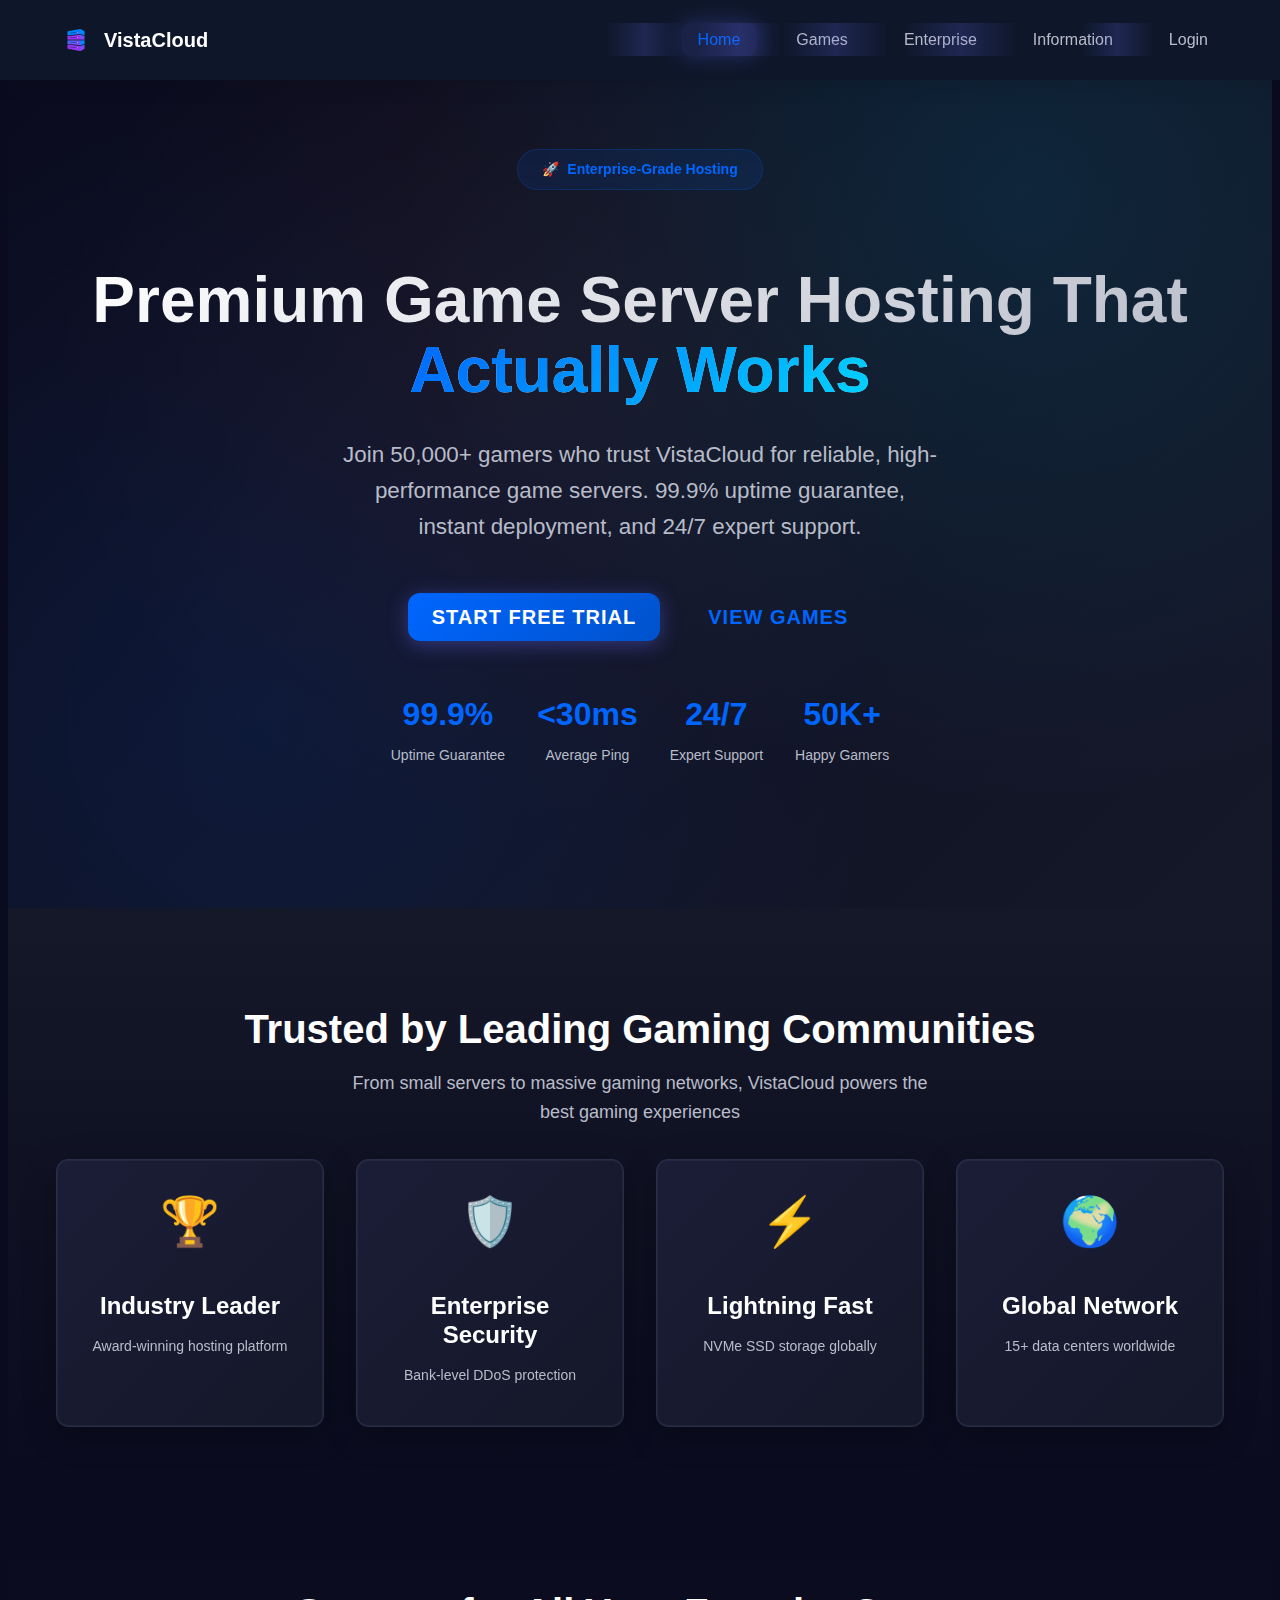
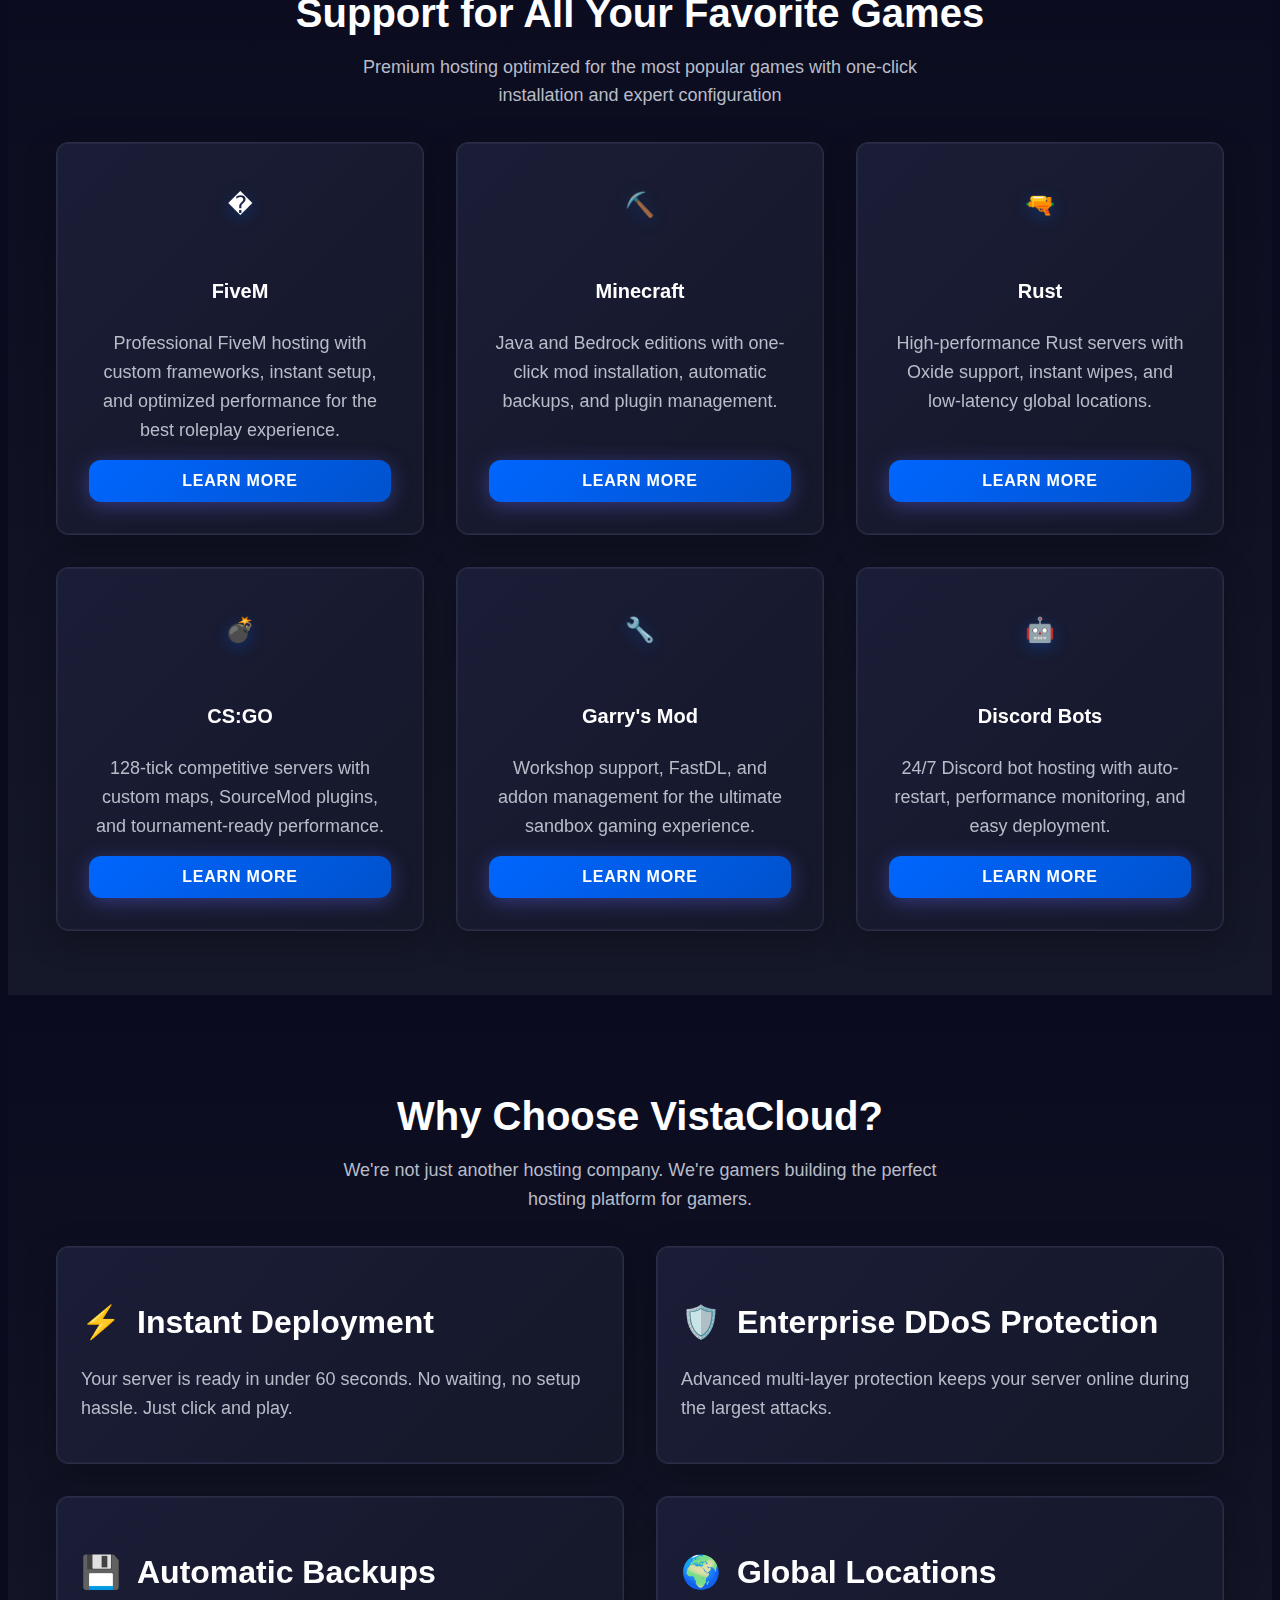
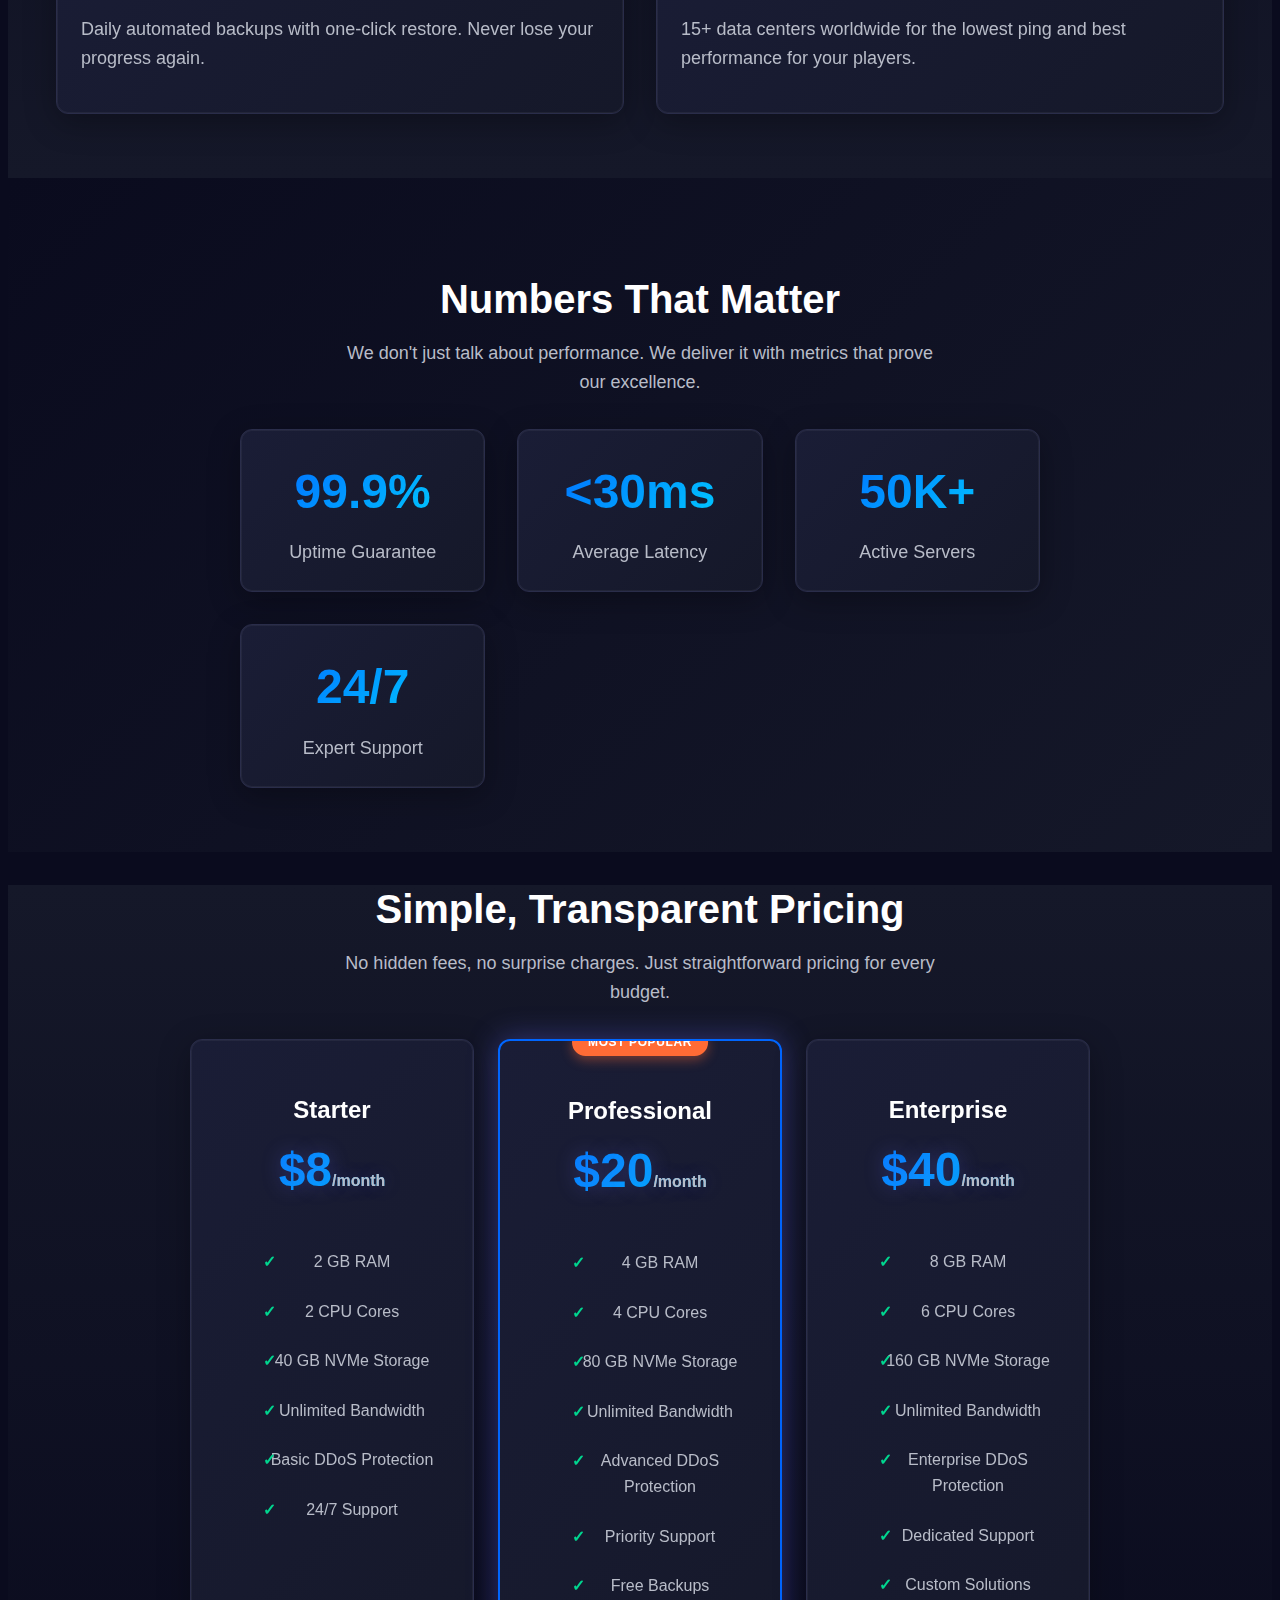
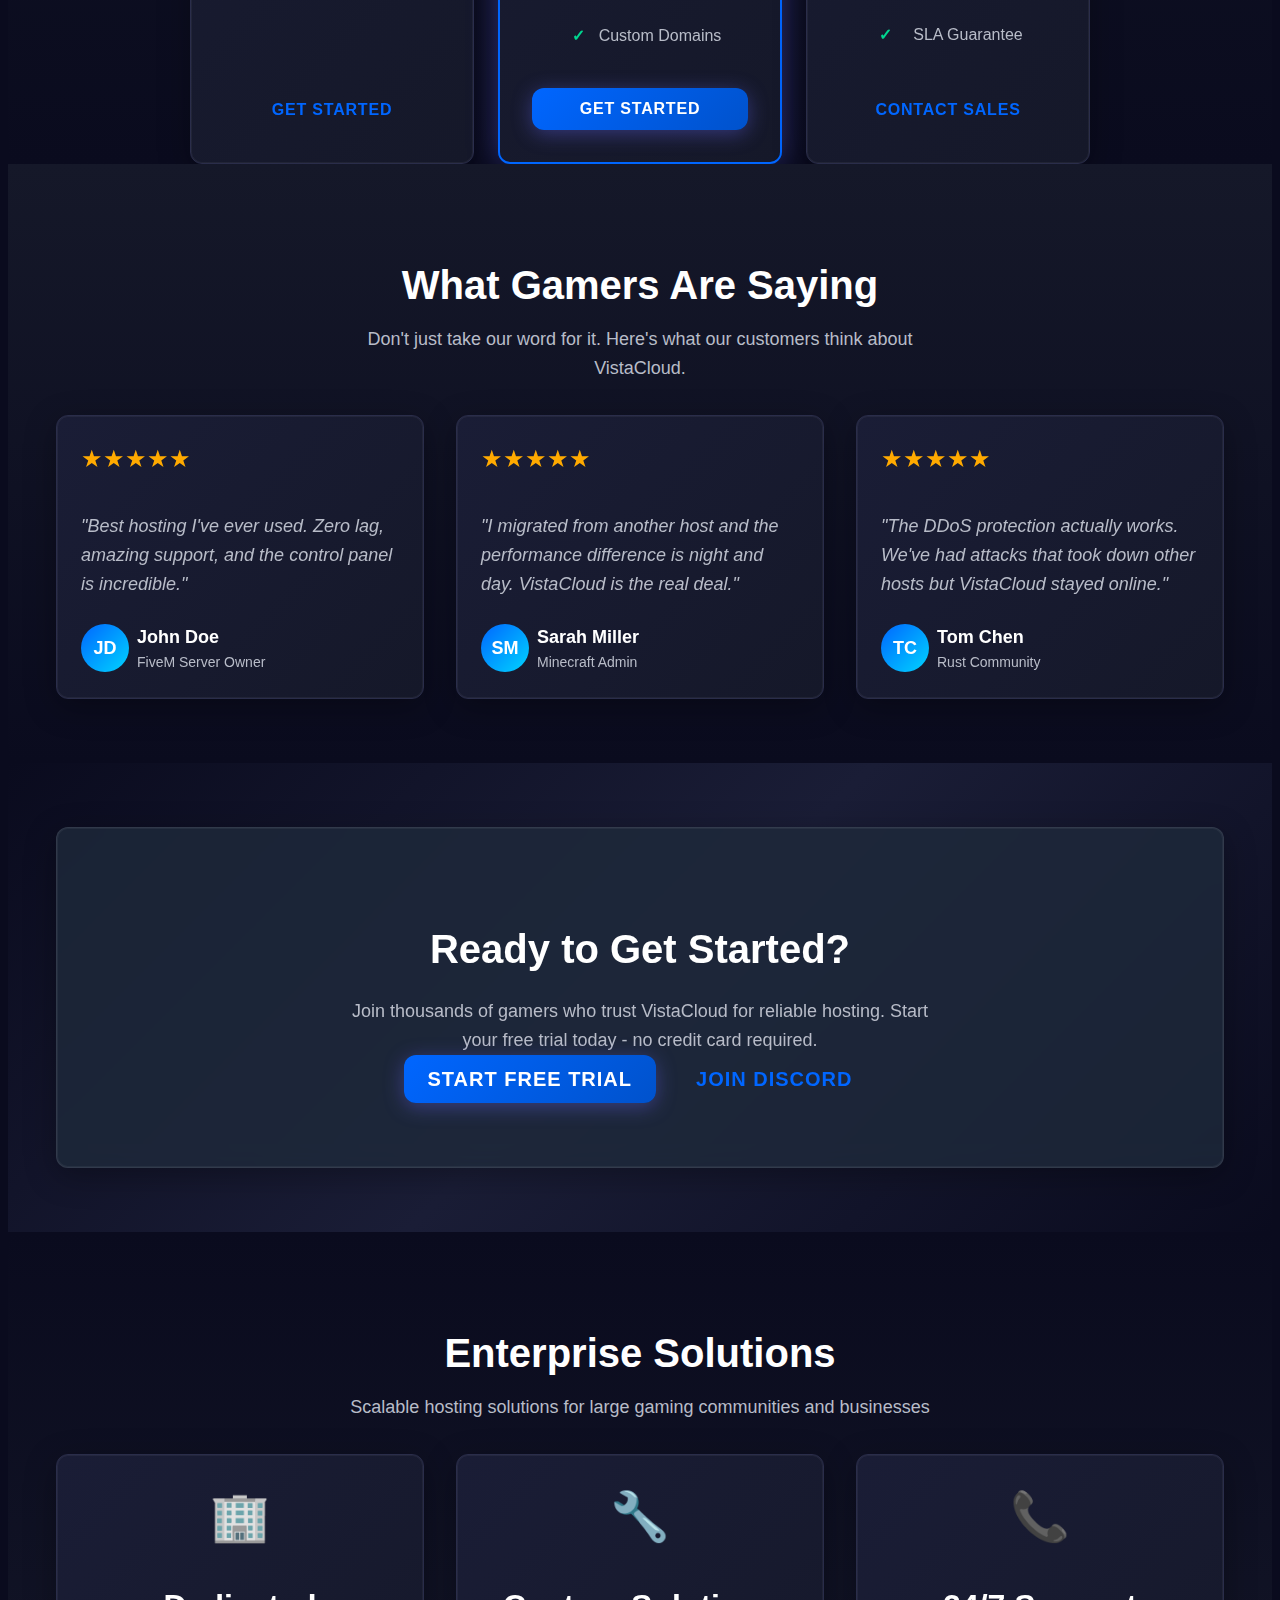
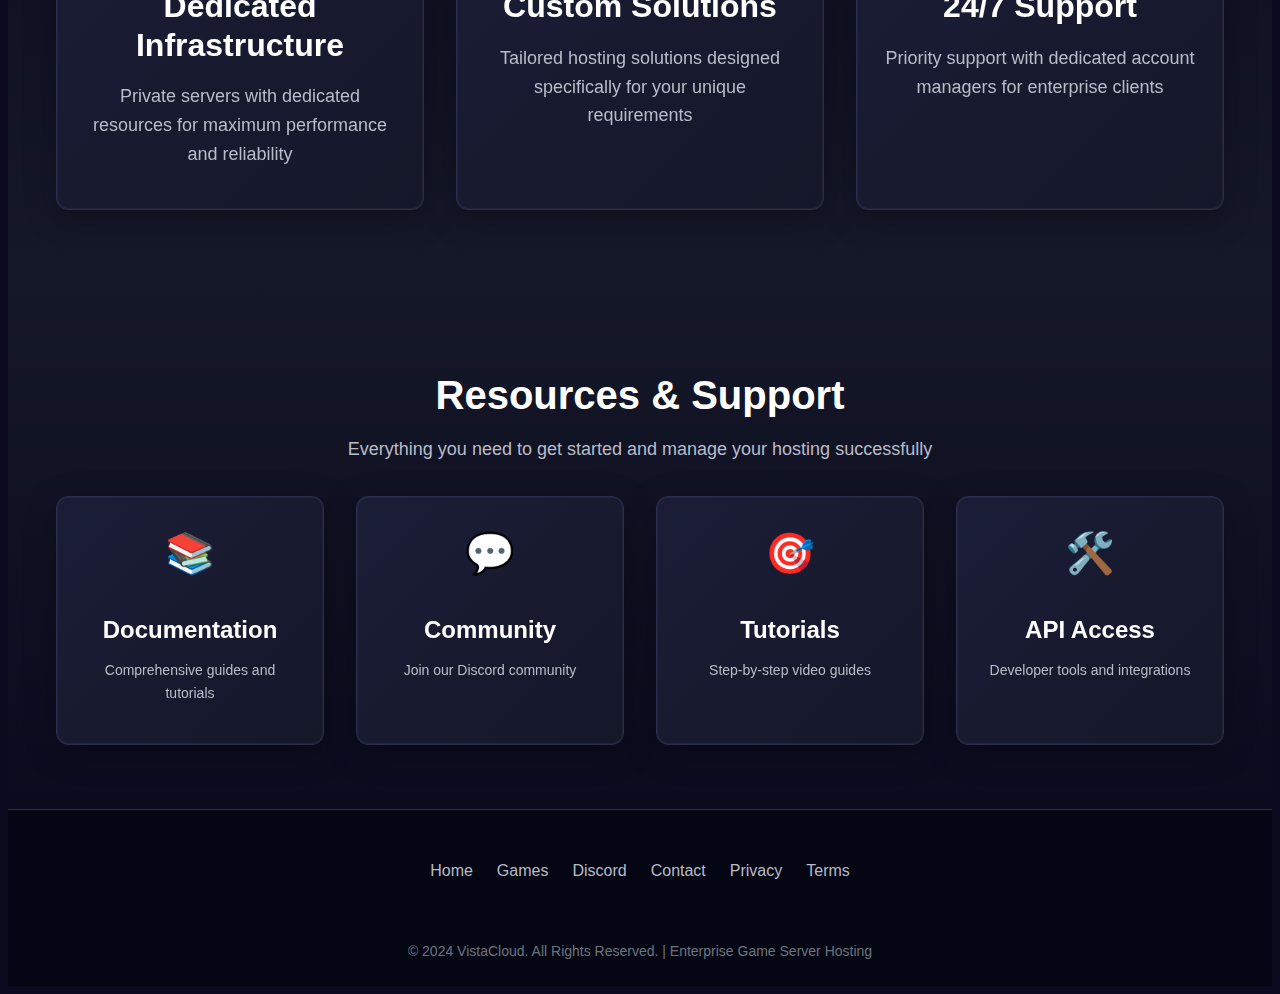
<file: index.html>
<!DOCTYPE html>
<html lang="en">
<head>
    <meta charset="UTF-8">
    <meta name="viewport" content="width=device-width, initial-scale=1.0">
    <meta name="description" content="VistaCloud - Premium Game Server Hosting with blazing fast performance, 99% uptime, and DDoS protection">
    <meta name="keywords" content="game server hosting, minecraft hosting, fivem hosting, gaming servers, vps hosting">
    <title>VistaCloud - Premium Game Server Hosting</title>
    
    <!-- Google Fonts -->
    <link rel="preconnect" href="https://fonts.googleapis.com">
    <link rel="preconnect" href="https://fonts.gstatic.com" crossorigin>
    <link href="https://fonts.googleapis.com/css2?family=Inter:wght@300;400;500;600;700;800&family=JetBrains+Mono:wght@400;500;600&display=swap" rel="stylesheet">
    
    <!-- CSS -->
    <link rel="stylesheet" href="modern.css">
    
    <!-- Fix for disappearing animations only -->
    <style>
        .animate-fadeInUp, .animate-fadeIn, .animate-slideInLeft, .animate-slideInRight {
            opacity: 1 !important;
            transform: none !important;
            animation: none !important;
        }
    </style>
    
    <!-- Favicon -->
    <link rel="icon" type="image/x-icon" href="images/favicon.ico">
    
    <!-- Meta tags for SEO -->
    <meta property="og:title" content="VistaCloud - Premium Game Server Hosting">
    <meta property="og:description" content="Premium game server hosting with blazing fast performance, 99% uptime, and DDoS protection">
    <meta property="og:type" content="website">
    <meta property="og:image" content="images/og-image.jpg">
    <meta name="theme-color" content="#6366f1">
</head>
<body>
    <!-- Navigation -->
    <nav class="navbar" id="navbar">
        <div class="nav-container">
            <a href="#" class="nav-logo">
                <img src="images/logo.webp" alt="VistaCloud Logo">
                <span>VistaCloud</span>
            </a>
            
            <ul class="nav-menu" id="nav-menu">
                <li><a href="#home" class="nav-link active">Home</a></li>
                <li><a href="#games" class="nav-link">Games</a></li>
                <li><a href="#enterprise" class="nav-link">Enterprise</a></li>
                <li><a href="#information" class="nav-link">Information</a></li>
                <li><a href="https://portal.sunnynodes.com/" class="nav-link">Login</a></li>
            </ul>
            
            <button class="nav-toggle" id="nav-toggle">
                <span></span>
                <span></span>
                <span></span>
            </button>
        </div>
    </nav>

    <!-- Hero Section -->
    <section class="hero" id="home">
        <div class="hero-content">
            <div class="hero-badge">
                <span>🚀</span>
                <span>Enterprise-Grade Hosting</span>
            </div>
            
            <h1 class="hero-title">Premium Game Server Hosting That <span style="background: linear-gradient(135deg, var(--primary), var(--secondary)); background-clip: text; -webkit-background-clip: text; -webkit-text-fill-color: transparent;">Actually Works</span></h1>
            
            <p class="hero-subtitle">
                Join 50,000+ gamers who trust VistaCloud for reliable, high-performance game servers. 
                99.9% uptime guarantee, instant deployment, and 24/7 expert support.
            </p>
            
            <div class="hero-actions">
                <a href="#pricing" class="btn btn-primary btn-xl">Start Free Trial</a>
                <a href="#games" class="btn btn-outline btn-xl">View Games</a>
            </div>
            
            <div style="margin-top: var(--space-2xl);">
                <div style="display: flex; gap: var(--space-xl); align-items: center; justify-content: center; flex-wrap: wrap;">
                    <div style="text-align: center;">
                        <div style="font-size: var(--font-3xl); font-weight: 800; color: var(--primary); margin-bottom: var(--space-xs);">99.9%</div>
                        <div style="color: #b8bcc8; font-size: var(--font-sm);">Uptime Guarantee</div>
                    </div>
                    <div style="text-align: center;">
                        <div style="font-size: var(--font-3xl); font-weight: 800; color: var(--primary); margin-bottom: var(--space-xs);">&lt;30ms</div>
                        <div style="color: #b8bcc8; font-size: var(--font-sm);">Average Ping</div>
                    </div>
                    <div style="text-align: center;">
                        <div style="font-size: var(--font-3xl); font-weight: 800; color: var(--primary); margin-bottom: var(--space-xs);">24/7</div>
                        <div style="color: #b8bcc8; font-size: var(--font-sm);">Expert Support</div>
                    </div>
                    <div style="text-align: center;">
                        <div style="font-size: var(--font-3xl); font-weight: 800; color: var(--primary); margin-bottom: var(--space-xs);">50K+</div>
                        <div style="color: #b8bcc8; font-size: var(--font-sm);">Happy Gamers</div>
                    </div>
                </div>
            </div>
        </div>
    </section>

    <!-- Trust Badges Section -->
    <section class="section section-light">
        <div class="container">
            <div class="text-center mb-xl">
                <h2 class="animate-fadeInUp">Trusted by Leading Gaming Communities</h2>
                <p class="animate-fadeInUp" style="color: #b8bcc8; max-width: 600px; margin: 0 auto;">
                    From small servers to massive gaming networks, VistaCloud powers the best gaming experiences
                </p>
            </div>
            
            <div class="animate-fadeInUp" style="animation-delay: 0.2s;">
                <div class="grid grid-cols-4 gap-xl">
                    <div class="card">
                        <div style="font-size: 3rem; margin-bottom: var(--space-md); text-align: center;">🏆</div>
                        <h4 style="color: white; margin-bottom: var(--space-sm); text-align: center;">Industry Leader</h4>
                        <p style="color: #b8bcc8; font-size: var(--font-sm); text-align: center;">Award-winning hosting platform</p>
                    </div>
                    <div class="card">
                        <div style="font-size: 3rem; margin-bottom: var(--space-md); text-align: center;">🛡️</div>
                        <h4 style="color: white; margin-bottom: var(--space-sm); text-align: center;">Enterprise Security</h4>
                        <p style="color: #b8bcc8; font-size: var(--font-sm); text-align: center;">Bank-level DDoS protection</p>
                    </div>
                    <div class="card">
                        <div style="font-size: 3rem; margin-bottom: var(--space-md); text-align: center;">⚡</div>
                        <h4 style="color: white; margin-bottom: var(--space-sm); text-align: center;">Lightning Fast</h4>
                        <p style="color: #b8bcc8; font-size: var(--font-sm); text-align: center;">NVMe SSD storage globally</p>
                    </div>
                    <div class="card">
                        <div style="font-size: 3rem; margin-bottom: var(--space-md); text-align: center;">🌍</div>
                        <h4 style="color: white; margin-bottom: var(--space-sm); text-align: center;">Global Network</h4>
                        <p style="color: #b8bcc8; font-size: var(--font-sm); text-align: center;">15+ data centers worldwide</p>
                    </div>
                </div>
            </div>
        </div>
    </section>

    <!-- Games Section -->
    <section class="section features" id="games">
        <div class="container">
            <div class="text-center mb-xl">
                <h2 class="animate-fadeInUp">Support for All Your Favorite Games</h2>
                <p class="animate-fadeInUp" style="color: #b8bcc8; max-width: 600px; margin: 0 auto;">
                    Premium hosting optimized for the most popular games with one-click installation and expert configuration
                </p>
            </div>
            
            <div class="feature-grid">
                <div class="card feature-card animate-fadeInUp" style="animation-delay: 0.1s;">
                    <div class="feature-icon">�</div>
                    <h3 class="feature-title">FiveM</h3>
                    <p class="feature-description">
                        Professional FiveM hosting with custom frameworks, instant setup, and optimized performance for the best roleplay experience.
                    </p>
                    <a href="FiveM.html" class="btn btn-primary">Learn More</a>
                </div>
                
                <div class="card feature-card animate-fadeInUp" style="animation-delay: 0.2s;">
                    <div class="feature-icon">⛏️</div>
                    <h3 class="feature-title">Minecraft</h3>
                    <p class="feature-description">
                        Java and Bedrock editions with one-click mod installation, automatic backups, and plugin management.
                    </p>
                    <a href="Minecraft.html" class="btn btn-primary">Learn More</a>
                </div>
                
                <div class="card feature-card animate-fadeInUp" style="animation-delay: 0.3s;">
                    <div class="feature-icon">🔫</div>
                    <h3 class="feature-title">Rust</h3>
                    <p class="feature-description">
                        High-performance Rust servers with Oxide support, instant wipes, and low-latency global locations.
                    </p>
                    <a href="Rust.html" class="btn btn-primary">Learn More</a>
                </div>
                
                <div class="card feature-card animate-fadeInUp" style="animation-delay: 0.4s;">
                    <div class="feature-icon">💣</div>
                    <h3 class="feature-title">CS:GO</h3>
                    <p class="feature-description">
                        128-tick competitive servers with custom maps, SourceMod plugins, and tournament-ready performance.
                    </p>
                    <a href="CSGO.html" class="btn btn-primary">Learn More</a>
                </div>
                
                <div class="card feature-card animate-fadeInUp" style="animation-delay: 0.5s;">
                    <div class="feature-icon">🔧</div>
                    <h3 class="feature-title">Garry's Mod</h3>
                    <p class="feature-description">
                        Workshop support, FastDL, and addon management for the ultimate sandbox gaming experience.
                    </p>
                    <a href="Gmod.html" class="btn btn-primary">Learn More</a>
                </div>
                
                <div class="card feature-card animate-fadeInUp" style="animation-delay: 0.6s;">
                    <div class="feature-icon">🤖</div>
                    <h3 class="feature-title">Discord Bots</h3>
                    <p class="feature-description">
                        24/7 Discord bot hosting with auto-restart, performance monitoring, and easy deployment.
                    </p>
                    <a href="Bots.html" class="btn btn-primary">Learn More</a>
                </div>
            </div>
        </div>
    </section>

    <!-- Features Section -->
    <section class="section section-dark" id="features">
        <div class="container">
            <div class="text-center mb-xl">
                <h2 class="animate-fadeInUp">Why Choose VistaCloud?</h2>
                <p class="animate-fadeInUp" style="color: #b8bcc8; max-width: 600px; margin: 0 auto;">
                    We're not just another hosting company. We're gamers building the perfect hosting platform for gamers.
                </p>
            </div>
            
            <div class="grid grid-cols-2 gap-xl">
                <div class="card animate-fadeInUp" style="animation-delay: 0.1s;">
                    <h3 style="color: white; margin-bottom: var(--space-lg); display: flex; align-items: center; gap: var(--space-md);">
                        <span style="font-size: 2rem;">⚡</span>
                        Instant Deployment
                    </h3>
                    <p style="color: #b8bcc8; line-height: 1.6;">
                        Your server is ready in under 60 seconds. No waiting, no setup hassle. Just click and play.
                    </p>
                </div>
                
                <div class="card animate-fadeInUp" style="animation-delay: 0.2s;">
                    <h3 style="color: white; margin-bottom: var(--space-lg); display: flex; align-items: center; gap: var(--space-md);">
                        <span style="font-size: 2rem;">🛡️</span>
                        Enterprise DDoS Protection
                    </h3>
                    <p style="color: #b8bcc8; line-height: 1.6;">
                        Advanced multi-layer protection keeps your server online during the largest attacks.
                    </p>
                </div>
                
                <div class="card animate-fadeInUp" style="animation-delay: 0.3s;">
                    <h3 style="color: white; margin-bottom: var(--space-lg); display: flex; align-items: center; gap: var(--space-md);">
                        <span style="font-size: 2rem;">💾</span>
                        Automatic Backups
                    </h3>
                    <p style="color: #b8bcc8; line-height: 1.6;">
                        Daily automated backups with one-click restore. Never lose your progress again.
                    </p>
                </div>
                
                <div class="card animate-fadeInUp" style="animation-delay: 0.4s;">
                    <h3 style="color: white; margin-bottom: var(--space-lg); display: flex; align-items: center; gap: var(--space-md);">
                        <span style="font-size: 2rem;">🌍</span>
                        Global Locations
                    </h3>
                    <p style="color: #b8bcc8; line-height: 1.6;">
                        15+ data centers worldwide for the lowest ping and best performance for your players.
                    </p>
                </div>
            </div>
        </div>
    </section>

    <!-- Stats Section -->
    <section class="stats">
        <div class="container">
            <div class="text-center mb-xl">
                <h2 class="animate-fadeInUp">Numbers That Matter</h2>
                <p class="animate-fadeInUp" style="color: #b8bcc8; max-width: 600px; margin: 0 auto;">
                    We don't just talk about performance. We deliver it with metrics that prove our excellence.
                </p>
            </div>
            
            <div class="stats-grid">
                <div class="card stat-card animate-fadeInUp" style="animation-delay: 0.1s;">
                    <div class="stat-number">99.9%</div>
                    <div class="stat-label">Uptime Guarantee</div>
                </div>
                
                <div class="card stat-card animate-fadeInUp" style="animation-delay: 0.2s;">
                    <div class="stat-number">&lt;30ms</div>
                    <div class="stat-label">Average Latency</div>
                </div>
                
                <div class="card stat-card animate-fadeInUp" style="animation-delay: 0.3s;">
                    <div class="stat-number">50K+</div>
                    <div class="stat-label">Active Servers</div>
                </div>
                
                <div class="card stat-card animate-fadeInUp" style="animation-delay: 0.4s;">
                    <div class="stat-number">24/7</div>
                    <div class="stat-label">Expert Support</div>
                </div>
            </div>
        </div>
    </section>

    <!-- Pricing Section -->
    <section class="pricing" id="pricing">
        <div class="container">
            <div class="text-center mb-xl">
                <h2 class="animate-fadeInUp">Simple, Transparent Pricing</h2>
                <p class="animate-fadeInUp" style="color: #b8bcc8; max-width: 600px; margin: 0 auto;">
                    No hidden fees, no surprise charges. Just straightforward pricing for every budget.
                </p>
            </div>
            
            <div class="grid grid-cols-3 gap-lg" style="max-width: 900px; margin: 0 auto;">
                <div class="card pricing-card animate-fadeInUp" style="animation-delay: 0.1s;">
                    <h3 class="pricing-name">Starter</h3>
                    <div class="pricing-price">$8<span>/month</span></div>
                    <ul class="pricing-features">
                        <li>2 GB RAM</li>
                        <li>2 CPU Cores</li>
                        <li>40 GB NVMe Storage</li>
                        <li>Unlimited Bandwidth</li>
                        <li>Basic DDoS Protection</li>
                        <li>24/7 Support</li>
                    </ul>
                    <a href="https://portal.sunnynodes.com/" class="btn btn-outline w-full">Get Started</a>
                </div>
                
                <div class="card pricing-card featured animate-fadeInUp" style="animation-delay: 0.2s;">
                    <div class="pricing-badge">MOST POPULAR</div>
                    <h3 class="pricing-name">Professional</h3>
                    <div class="pricing-price">$20<span>/month</span></div>
                    <ul class="pricing-features">
                        <li>4 GB RAM</li>
                        <li>4 CPU Cores</li>
                        <li>80 GB NVMe Storage</li>
                        <li>Unlimited Bandwidth</li>
                        <li>Advanced DDoS Protection</li>
                        <li>Priority Support</li>
                        <li>Free Backups</li>
                        <li>Custom Domains</li>
                    </ul>
                    <a href="https://portal.sunnynodes.com/" class="btn btn-primary w-full">Get Started</a>
                </div>
                
                <div class="card pricing-card animate-fadeInUp" style="animation-delay: 0.3s;">
                    <h3 class="pricing-name">Enterprise</h3>
                    <div class="pricing-price">$40<span>/month</span></div>
                    <ul class="pricing-features">
                        <li>8 GB RAM</li>
                        <li>6 CPU Cores</li>
                        <li>160 GB NVMe Storage</li>
                        <li>Unlimited Bandwidth</li>
                        <li>Enterprise DDoS Protection</li>
                        <li>Dedicated Support</li>
                        <li>Custom Solutions</li>
                        <li>SLA Guarantee</li>
                    </ul>
                    <a href="https://portal.sunnynodes.com/" class="btn btn-outline w-full">Contact Sales</a>
                </div>
            </div>
        </div>
    </section>

    <!-- Testimonials Section -->
    <section class="section testimonials">
        <div class="container">
            <div class="text-center mb-xl">
                <h2 class="animate-fadeInUp">What Gamers Are Saying</h2>
                <p class="animate-fadeInUp" style="color: #b8bcc8; max-width: 600px; margin: 0 auto;">
                    Don't just take our word for it. Here's what our customers think about VistaCloud.
                </p>
            </div>
            
            <div class="testimonial-grid">
                <div class="card testimonial-card animate-fadeInUp" style="animation-delay: 0.1s;">
                    <div class="testimonial-rating">★★★★★</div>
                    <p class="testimonial-text">
                        "Best hosting I've ever used. Zero lag, amazing support, and the control panel is incredible."
                    </p>
                    <div class="testimonial-author">
                        <div class="testimonial-avatar">JD</div>
                        <div>
                            <div class="testimonial-name">John Doe</div>
                            <div class="testimonial-role">FiveM Server Owner</div>
                        </div>
                    </div>
                </div>
                
                <div class="card testimonial-card animate-fadeInUp" style="animation-delay: 0.2s;">
                    <div class="testimonial-rating">★★★★★</div>
                    <p class="testimonial-text">
                        "I migrated from another host and the performance difference is night and day. VistaCloud is the real deal."
                    </p>
                    <div class="testimonial-author">
                        <div class="testimonial-avatar">SM</div>
                        <div>
                            <div class="testimonial-name">Sarah Miller</div>
                            <div class="testimonial-role">Minecraft Admin</div>
                        </div>
                    </div>
                </div>
                
                <div class="card testimonial-card animate-fadeInUp" style="animation-delay: 0.3s;">
                    <div class="testimonial-rating">★★★★★</div>
                    <p class="testimonial-text">
                        "The DDoS protection actually works. We've had attacks that took down other hosts but VistaCloud stayed online."
                    </p>
                    <div class="testimonial-author">
                        <div class="testimonial-avatar">TC</div>
                        <div>
                            <div class="testimonial-name">Tom Chen</div>
                            <div class="testimonial-role">Rust Community</div>
                        </div>
                    </div>
                </div>
            </div>
        </div>
    </section>

    <!-- CTA Section -->
    <section class="section section-gradient">
        <div class="container">
            <div class="card card-glass text-center animate-fadeInUp" style="padding: var(--space-3xl);">
                <h2 style="margin-bottom: var(--space-lg); font-size: var(--font-4xl);">Ready to Get Started?</h2>
                <p style="margin-bottom: var(--space-xl); color: #b8bcc8; max-width: 600px; margin: 0 auto;">
                    Join thousands of gamers who trust VistaCloud for reliable hosting. 
                    Start your free trial today - no credit card required.
                </p>
                <div class="flex gap-md justify-center flex-wrap">
                    <a href="https://portal.sunnynodes.com/" class="btn btn-primary btn-xl">Start Free Trial</a>
                    <a href="https://discord.gg/5FUN22xqtW" class="btn btn-outline btn-xl">Join Discord</a>
                </div>
            </div>
        </div>
    </section>

    <!-- Enterprise Section -->
    <section class="section section-dark" id="enterprise">
        <div class="container">
            <div class="text-center mb-xl">
                <h2 class="animate-fadeInUp">Enterprise Solutions</h2>
                <p class="animate-fadeInUp" style="color: #b8bcc8; max-width: 600px; margin: 0 auto;">
                    Scalable hosting solutions for large gaming communities and businesses
                </p>
            </div>
            
            <div class="grid grid-cols-3 gap-xl">
                <div class="card animate-fadeInUp" style="animation-delay: 0.1s;">
                    <div style="font-size: 3rem; margin-bottom: var(--space-md); text-align: center;">🏢</div>
                    <h3 style="color: white; margin-bottom: var(--space-md); text-align: center;">Dedicated Infrastructure</h3>
                    <p style="color: #b8bcc8; text-align: center;">
                        Private servers with dedicated resources for maximum performance and reliability
                    </p>
                </div>
                
                <div class="card animate-fadeInUp" style="animation-delay: 0.2s;">
                    <div style="font-size: 3rem; margin-bottom: var(--space-md); text-align: center;">🔧</div>
                    <h3 style="color: white; margin-bottom: var(--space-md); text-align: center;">Custom Solutions</h3>
                    <p style="color: #b8bcc8; text-align: center;">
                        Tailored hosting solutions designed specifically for your unique requirements
                    </p>
                </div>
                
                <div class="card animate-fadeInUp" style="animation-delay: 0.3s;">
                    <div style="font-size: 3rem; margin-bottom: var(--space-md); text-align: center;">📞</div>
                    <h3 style="color: white; margin-bottom: var(--space-md); text-align: center;">24/7 Support</h3>
                    <p style="color: #b8bcc8; text-align: center;">
                        Priority support with dedicated account managers for enterprise clients
                    </p>
                </div>
            </div>
        </div>
    </section>

    <!-- Information Section -->
    <section class="section section-light" id="information">
        <div class="container">
            <div class="text-center mb-xl">
                <h2 class="animate-fadeInUp">Resources & Support</h2>
                <p class="animate-fadeInUp" style="color: #b8bcc8; max-width: 600px; margin: 0 auto;">
                    Everything you need to get started and manage your hosting successfully
                </p>
            </div>
            
            <div class="grid grid-cols-4 gap-xl">
                <div class="card animate-fadeInUp" style="animation-delay: 0.1s;">
                    <div style="font-size: 2.5rem; margin-bottom: var(--space-md); text-align: center;">📚</div>
                    <h4 style="color: white; margin-bottom: var(--space-sm); text-align: center;">Documentation</h4>
                    <p style="color: #b8bcc8; font-size: var(--font-sm); text-align: center;">Comprehensive guides and tutorials</p>
                </div>
                
                <div class="card animate-fadeInUp" style="animation-delay: 0.2s;">
                    <div style="font-size: 2.5rem; margin-bottom: var(--space-md); text-align: center;">💬</div>
                    <h4 style="color: white; margin-bottom: var(--space-sm); text-align: center;">Community</h4>
                    <p style="color: #b8bcc8; font-size: var(--font-sm); text-align: center;">Join our Discord community</p>
                </div>
                
                <div class="card animate-fadeInUp" style="animation-delay: 0.3s;">
                    <div style="font-size: 2.5rem; margin-bottom: var(--space-md); text-align: center;">🎯</div>
                    <h4 style="color: white; margin-bottom: var(--space-sm); text-align: center;">Tutorials</h4>
                    <p style="color: #b8bcc8; font-size: var(--font-sm); text-align: center;">Step-by-step video guides</p>
                </div>
                
                <div class="card animate-fadeInUp" style="animation-delay: 0.4s;">
                    <div style="font-size: 2.5rem; margin-bottom: var(--space-md); text-align: center;">🛠️</div>
                    <h4 style="color: white; margin-bottom: var(--space-sm); text-align: center;">API Access</h4>
                    <p style="color: #b8bcc8; font-size: var(--font-sm); text-align: center;">Developer tools and integrations</p>
                </div>
            </div>
        </div>
    </section>

    <!-- Footer -->
    <footer class="footer">
        <div class="footer-content">
            <div class="footer-links">
                <a href="index.html" class="footer-link">Home</a>
                <a href="Games.html" class="footer-link">Games</a>
                <a href="https://discord.gg/5FUN22xqtW" class="footer-link">Discord</a>
                <a href="mailto:support@vistacloud.org" class="footer-link">Contact</a>
                <a href="#" class="footer-link">Privacy</a>
                <a href="#" class="footer-link">Terms</a>
            </div>
            <div class="footer-copyright">
                © 2024 VistaCloud. All Rights Reserved. | Enterprise Game Server Hosting
            </div>
        </div>
    </footer>

    <!-- Configuration Files -->
    <script src="configs/site-config.js"></script>
    <script src="configs/pricing-config.js"></script>
    <script src="configs/advertising-config.js"></script>
    <script src="configs/games-config.js"></script>
    <script src="configs/config-loader.js"></script>
    
    <!-- JavaScript -->
    <script>
        // Navigation functionality
        const navbar = document.getElementById('navbar');
        const navToggle = document.getElementById('nav-toggle');
        const navMenu = document.getElementById('nav-menu');
        const navLinks = document.querySelectorAll('.nav-link');

        // Mobile menu toggle
        navToggle.addEventListener('click', () => {
            navToggle.classList.toggle('active');
            navMenu.classList.toggle('active');
        });

        // Close mobile menu when clicking on a link
        navLinks.forEach(link => {
            link.addEventListener('click', () => {
                navToggle.classList.remove('active');
                navMenu.classList.remove('active');
            });
        });

        // Navbar scroll effect
        window.addEventListener('scroll', () => {
            if (window.scrollY > 50) {
                navbar.classList.add('navbar-scrolled');
            } else {
                navbar.classList.remove('navbar-scrolled');
            }
        });

        // Active navigation link
        const sections = document.querySelectorAll('section[id]');
        const observerOptions = {
            rootMargin: '-50% 0px -50% 0px'
        };

        const observerCallback = (entries) => {
            entries.forEach(entry => {
                if (entry.isIntersecting) {
                    const activeSection = entry.target;
                    const activeLink = document.querySelector(`.nav-link[href="#${activeSection.id}"]`);
                    
                    navLinks.forEach(link => link.classList.remove('active'));
                    if (activeLink) {
                        activeLink.classList.add('active');
                    }
                }
            });
        };

        const observer = new IntersectionObserver(observerCallback, observerOptions);
        sections.forEach(section => observer.observe(section));

        // Smooth scrolling for anchor links
        document.querySelectorAll('a[href^="#"]').forEach(anchor => {
            anchor.addEventListener('click', function (e) {
                e.preventDefault();
                const target = document.querySelector(this.getAttribute('href'));
                if (target) {
                    target.scrollIntoView({
                        behavior: 'smooth',
                        block: 'start'
                    });
                }
            });
        });

        // Parallax effect - DISABLED
        /*
        let ticking = false;
        function updateParallax() {
            const scrolled = window.pageYOffset;
            const hero = document.querySelector('.hero');
            if (hero && scrolled < window.innerHeight) {
                const parallaxAmount = scrolled * 0.3;
                hero.style.transform = `translateY(${parallaxAmount}px)`;
            }
            ticking = false;
        }

        window.addEventListener('scroll', () => {
            if (!ticking) {
                requestAnimationFrame(updateParallax);
                ticking = true;
            }
        });
        */

        const animateElements = document.querySelectorAll('.animate-fadeInUp, .animate-fadeIn, .animate-slideInLeft, .animate-slideInRight');
        
        // DISABLED: Animation observer causing elements to disappear
        /*
        const animationObserver = new IntersectionObserver((entries) => {
            entries.forEach(entry => {
                if (entry.isIntersecting) {
                    entry.target.style.animationDelay = entry.target.style.animationDelay || '0s';
                }
            });
        }, {
            threshold: 0.1
        });

        animateElements.forEach(element => {
            animationObserver.observe(element);
        });
        */

        // Initialize configuration system
        async function initializeConfigs() {
            const configs = await window.configSystem.init();
            if (configs) {
                console.log('Configuration system loaded successfully');
                
                // Example usage - you can uncomment these to see dynamic content:
                // document.querySelector('.pricing-grid').innerHTML = configs.renderer.renderPricingCards();
                // document.querySelector('.feature-grid').innerHTML = configs.renderer.renderFeatureHighlights();
                // document.querySelector('.hero').innerHTML = configs.renderer.renderHero('homepage');
                
                // You can now use configs.renderer to render dynamic content
                // Example: document.querySelector('.pricing-grid').innerHTML = configs.renderer.renderPricingCards();
            }
        }

        // Initialize configs when DOM is loaded
        document.addEventListener('DOMContentLoaded', initializeConfigs);
    </script>
</body>
</html>
</file>
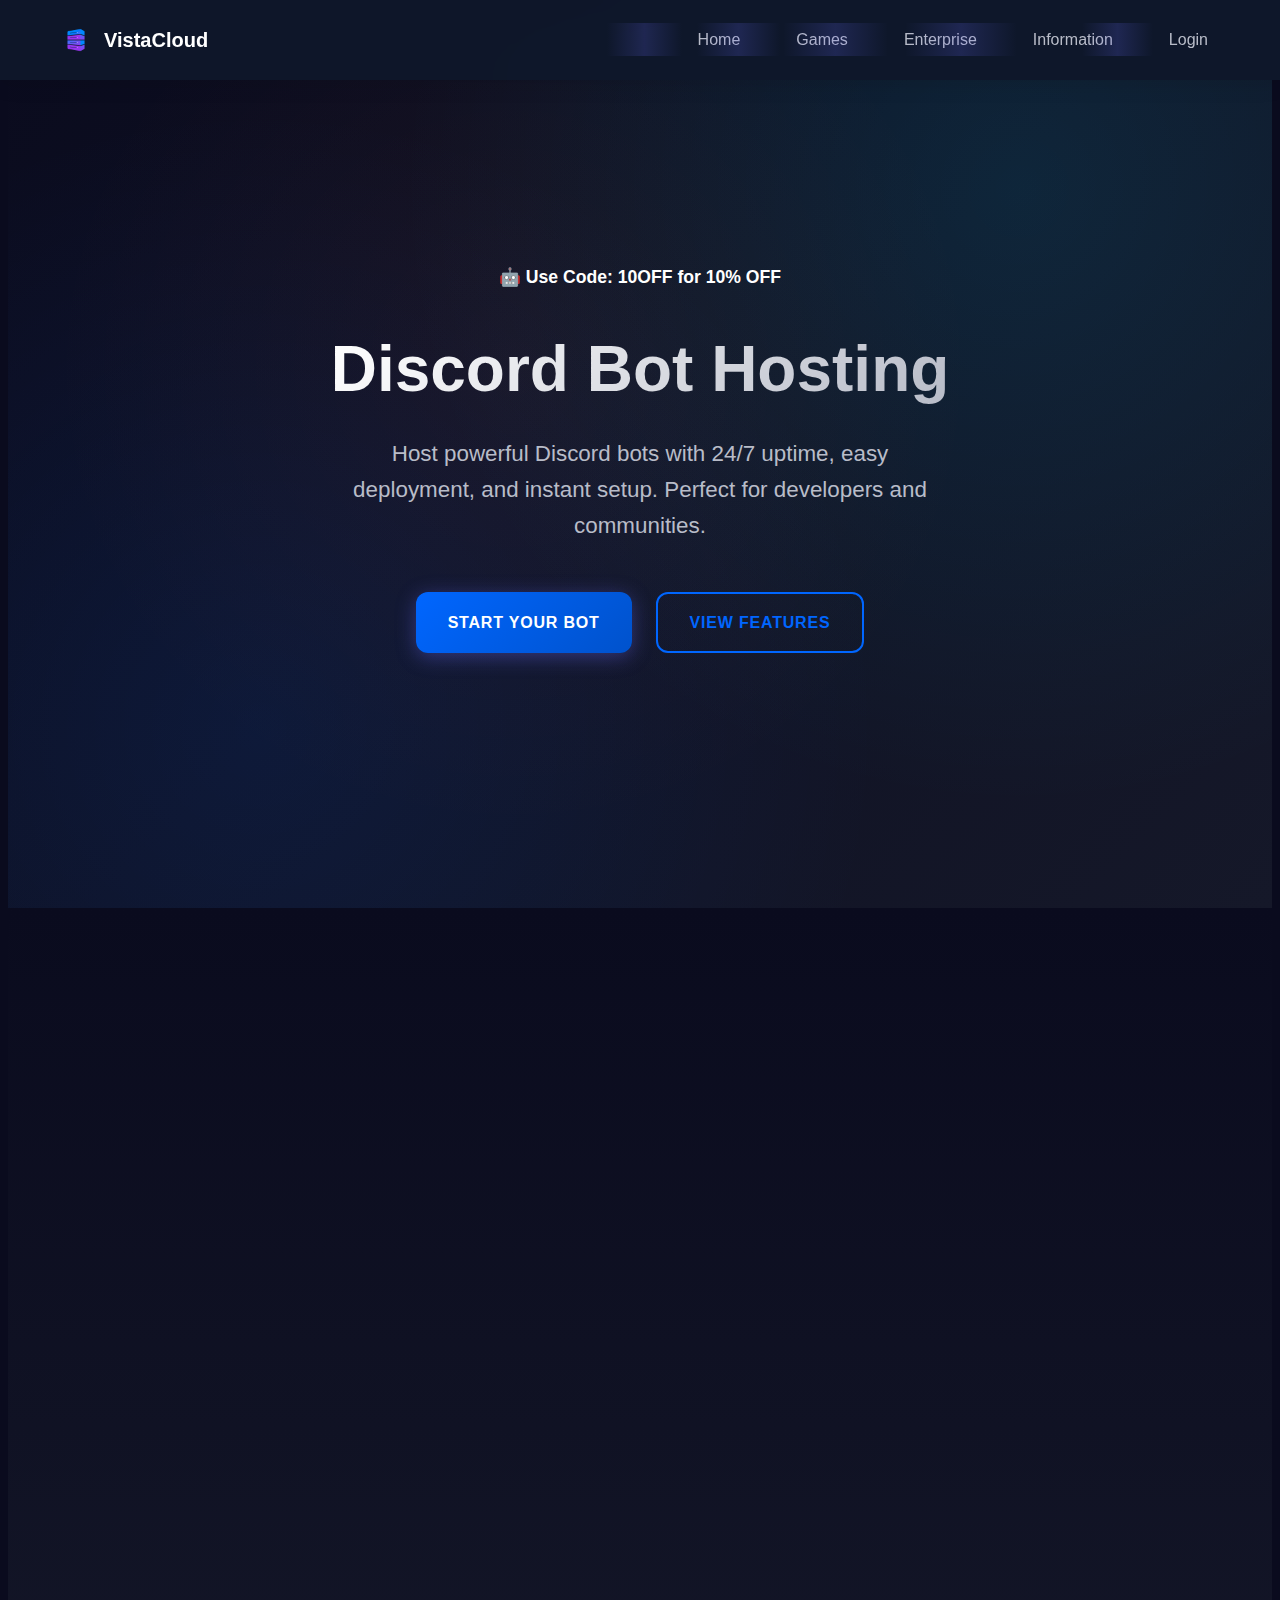
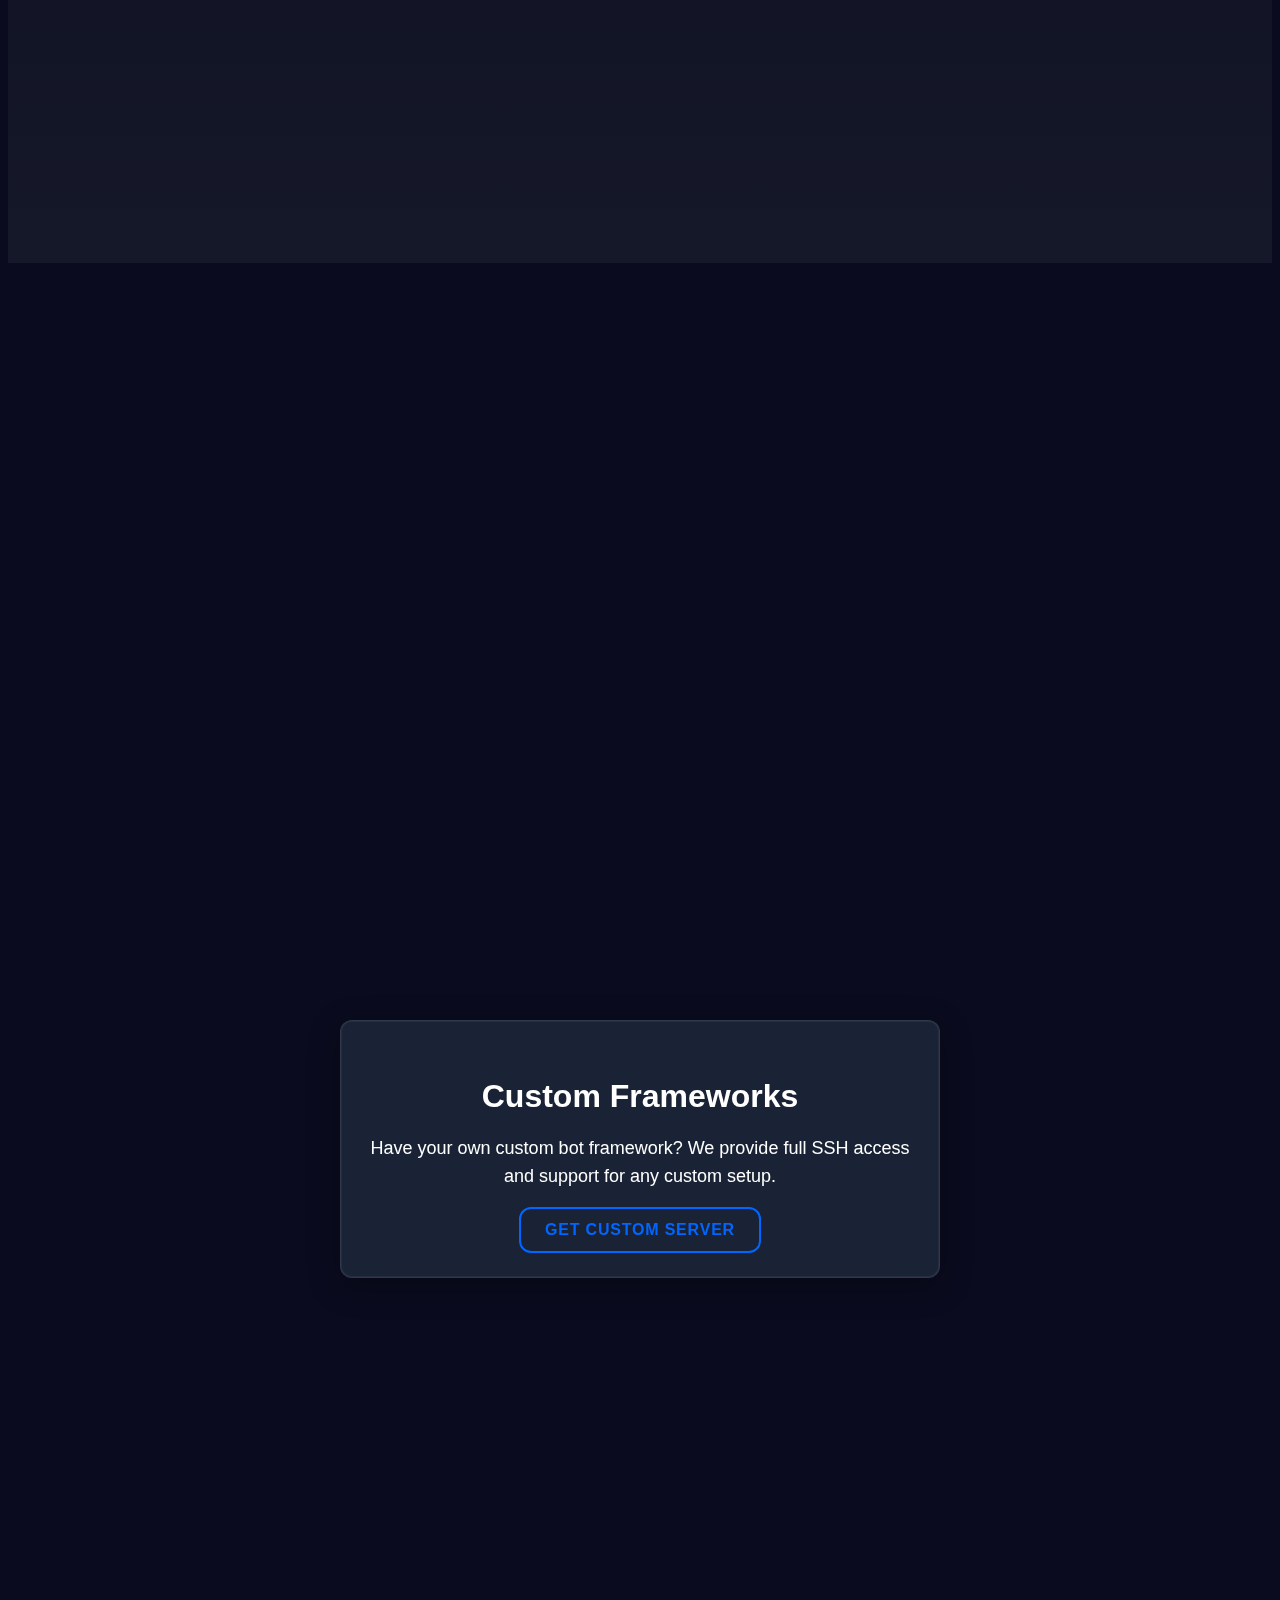
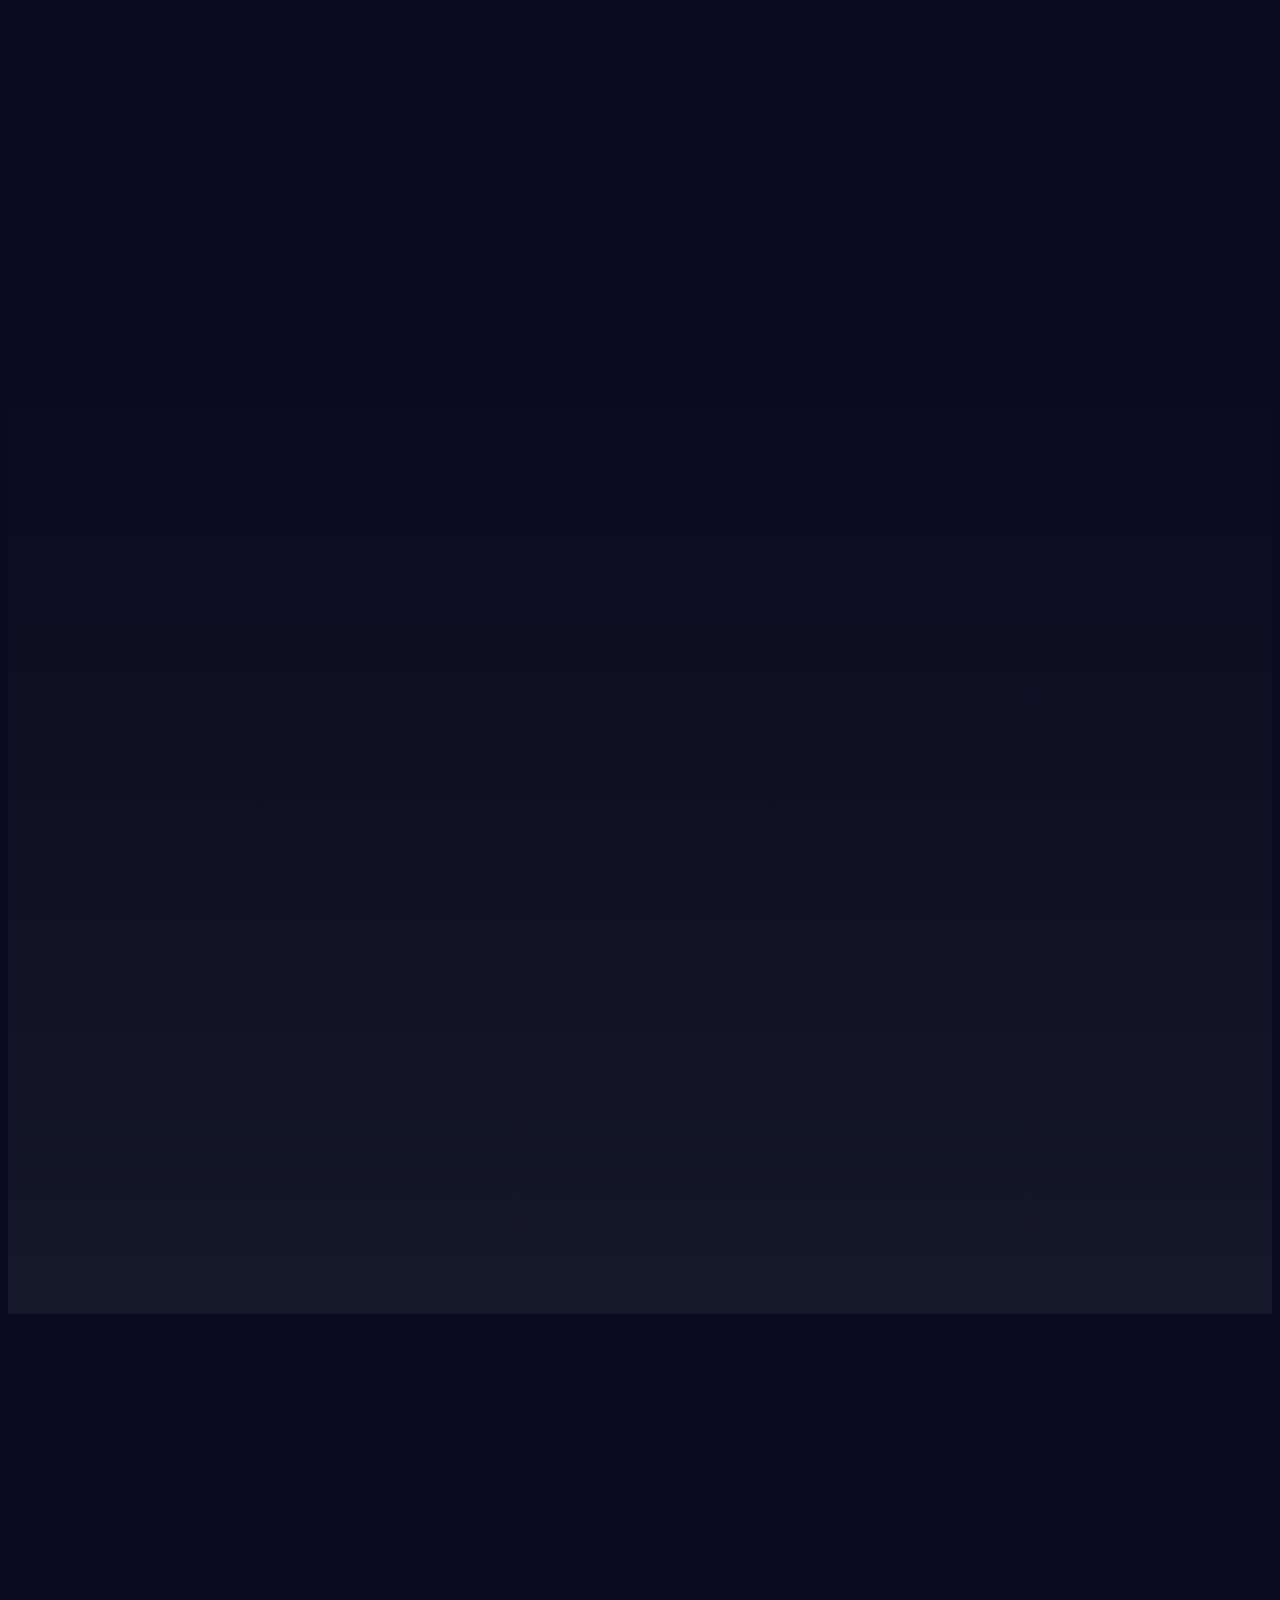
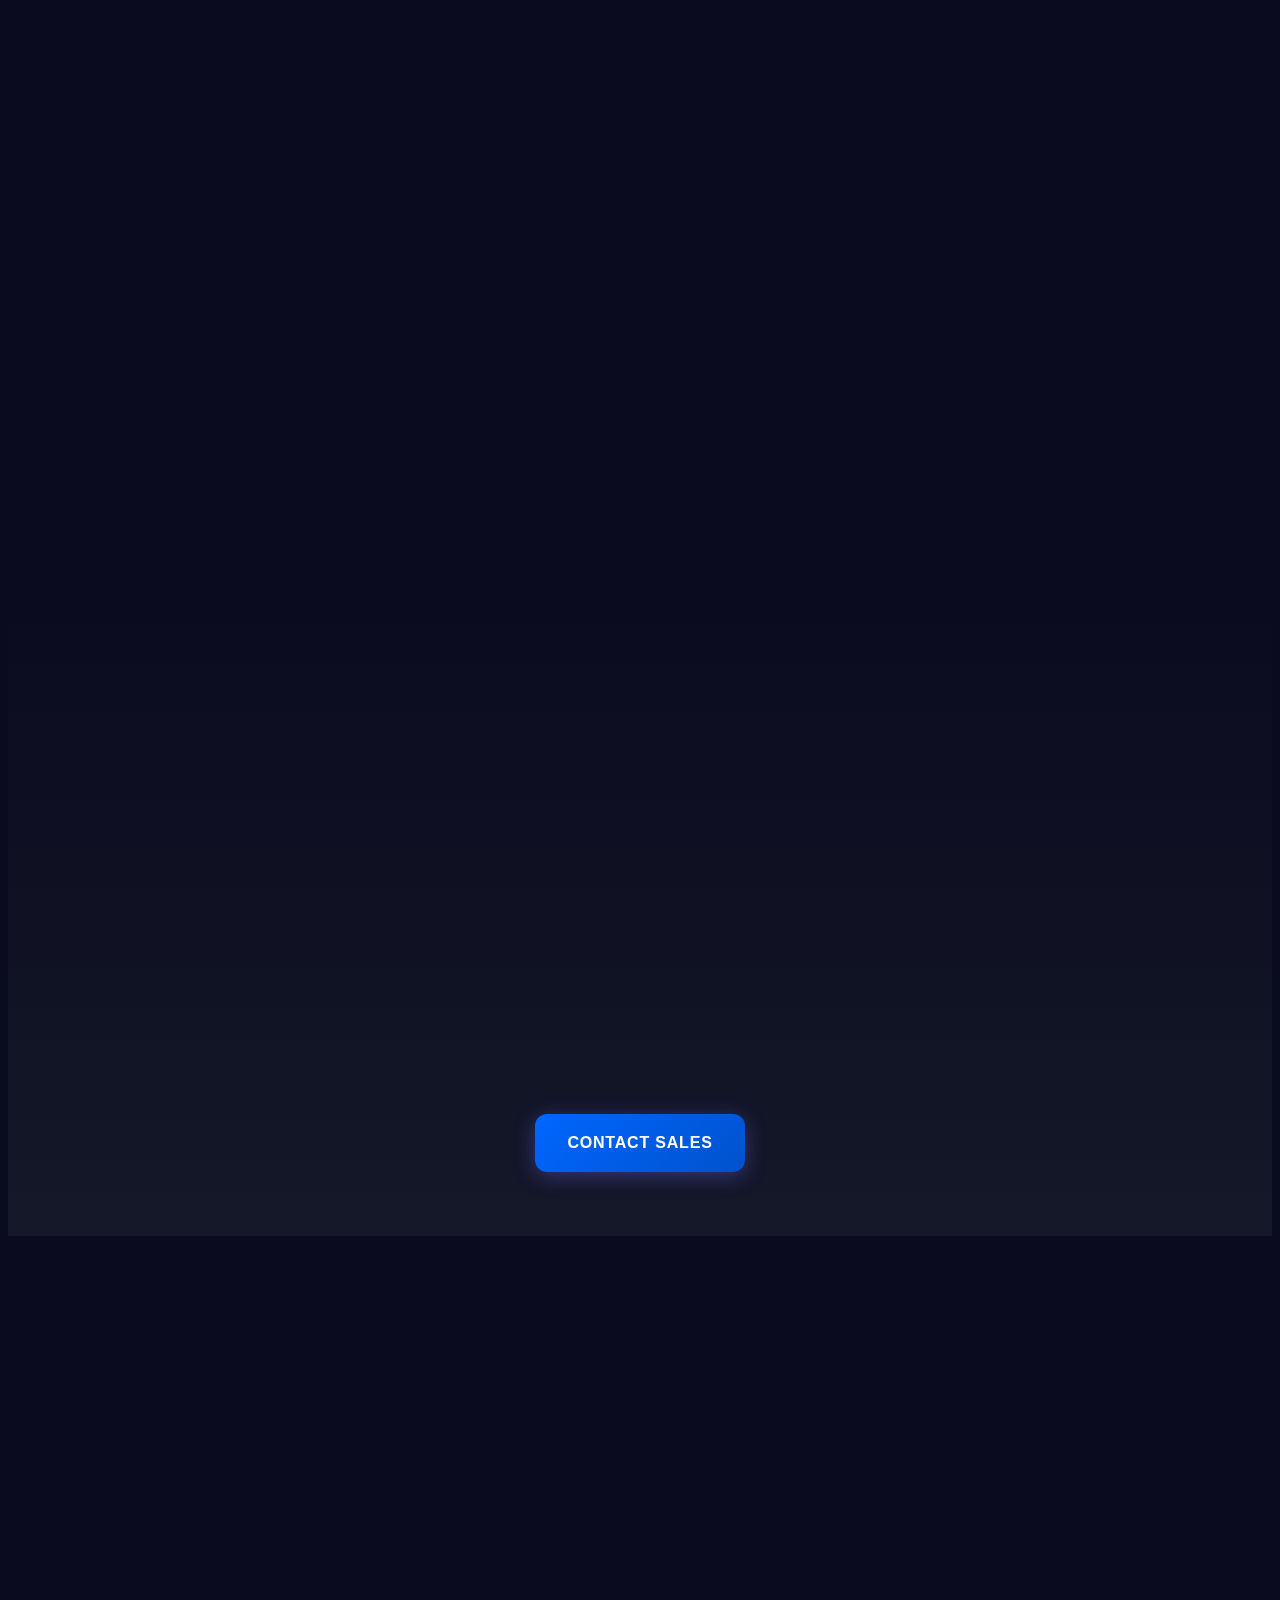
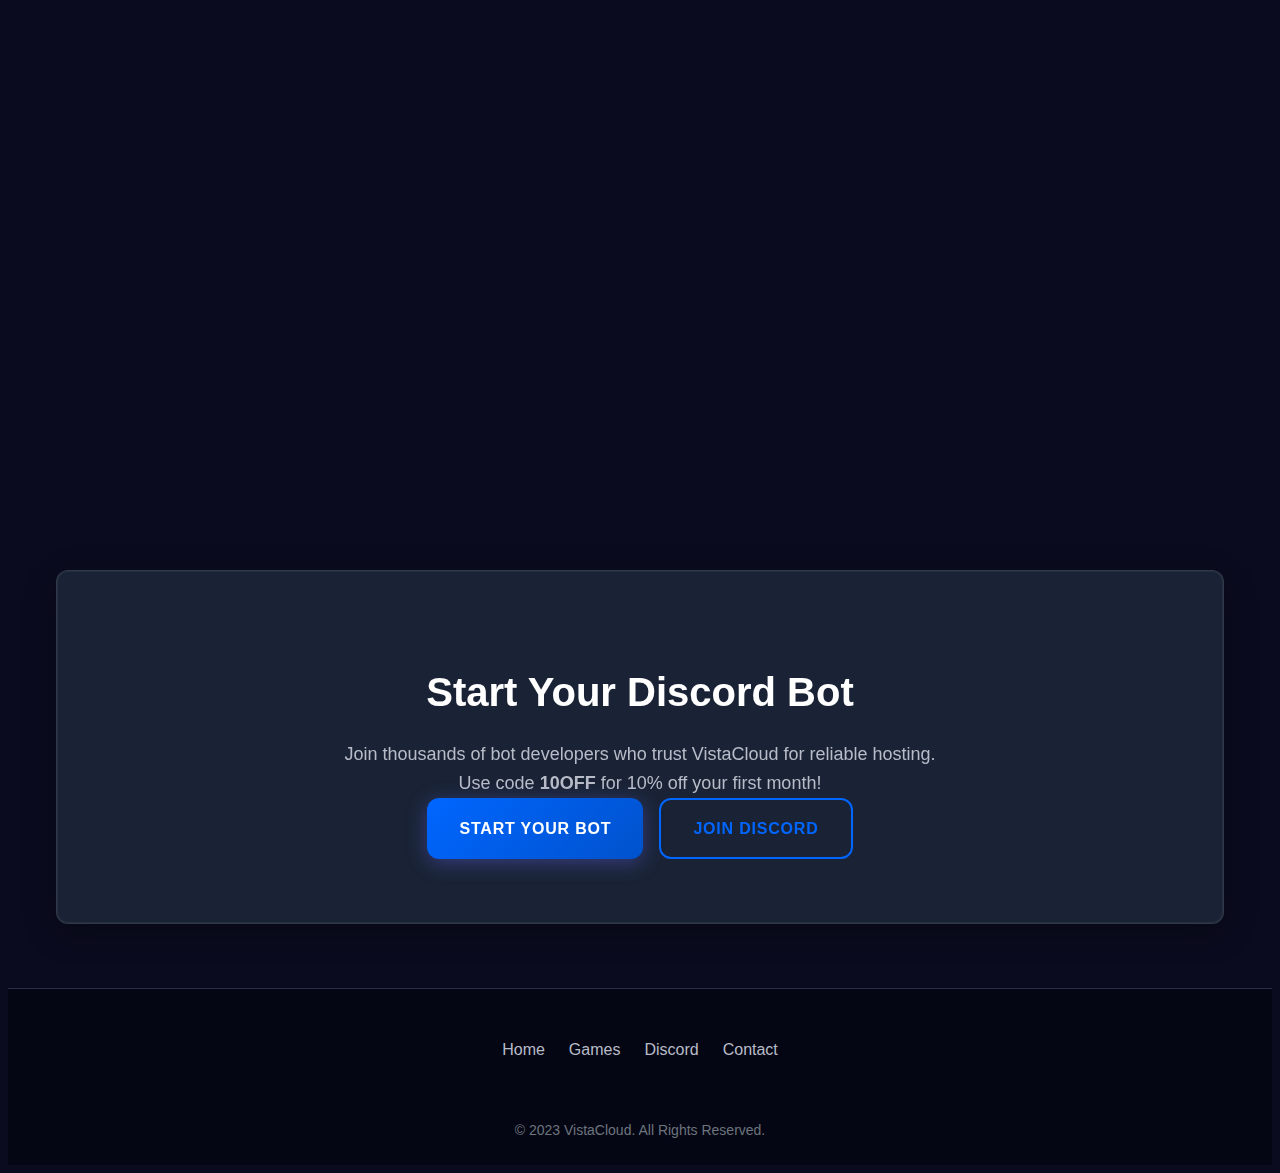
<file: Bots.html>
<!DOCTYPE html>
<html lang="en">
<head>
    <meta charset="UTF-8">
    <meta name="viewport" content="width=device-width, initial-scale=1.0">
    <meta name="description" content="Discord Bot Hosting - Premium Discord bot hosting with 24/7 uptime, easy deployment, and instant setup">
    <meta name="keywords" content="discord bot hosting, discord bot server, bot hosting, discord.js hosting, discord.py hosting">
    <title>Discord Bot Hosting - VistaCloud</title>
    
    <!-- Google Fonts -->
    <link rel="preconnect" href="https://fonts.googleapis.com">
    <link rel="preconnect" href="https://fonts.gstatic.com" crossorigin>
    <link href="https://fonts.googleapis.com/css2?family=Inter:wght@300;400;500;600;700;800&family=JetBrains+Mono:wght@400;500;600&display=swap" rel="stylesheet">
    
    <!-- CSS -->
    <link rel="stylesheet" href="modern.css">
    
    <!-- Favicon -->
    <link rel="icon" type="image/x-icon" href="images/favicon.ico">
    
    <!-- Meta tags for SEO -->
    <meta property="og:title" content="Discord Bot Hosting - VistaCloud">
    <meta property="og:description" content="Premium Discord bot hosting with 24/7 uptime, easy deployment, and instant setup">
    <meta property="og:type" content="website">
    <meta property="og:image" content="images/og-image.jpg">
    <meta name="theme-color" content="#6366f1">
</head>
<body>
    <!-- Navigation -->
    <nav class="navbar" id="navbar">
        <div class="nav-container">
            <a href="index.html" class="nav-logo">
                <img src="images/logo.webp" alt="VistaCloud Logo">
                <span>VistaCloud</span>
            </a>
            
            <ul class="nav-menu" id="nav-menu">
                <li><a href="index.html" class="nav-link">Home</a></li>
                <li><a href="Games.html" class="nav-link">Games</a></li>
                <li><a href="#enterprise" class="nav-link">Enterprise</a></li>
                <li><a href="#information" class="nav-link">Information</a></li>
                <li><a href="https://portal.sunnynodes.com/" class="nav-link">Login</a></li>
            </ul>
            
            <button class="nav-toggle" id="nav-toggle">
                <span></span>
                <span></span>
                <span></span>
            </button>
        </div>
    </nav>

    <!-- Hero Section -->
    <section class="hero" id="home">
        <div class="hero-content animate-fadeInUp">
            <div class="mb-md">
                <span style="color: var(--accent-color); font-weight: 600; font-size: 1.1rem;">🤖 Use Code: 10OFF for 10% OFF</span>
            </div>
            <h1 class="hero-title">Discord Bot Hosting</h1>
            <p class="hero-subtitle">
                Host powerful Discord bots with 24/7 uptime, easy deployment, and instant setup. Perfect for developers and communities.
            </p>
            <div class="hero-actions">
                <a href="#pricing" class="btn btn-primary btn-lg">Start Your Bot</a>
                <a href="#features" class="btn btn-secondary btn-lg">View Features</a>
            </div>
        </div>
    </section>

    <!-- Features Section -->
    <section class="section features" id="features">
        <div class="container">
            <div class="text-center mb-xl">
                <h2 class="animate-fadeInUp">Why Choose Our Bot Hosting?</h2>
                <p class="animate-fadeInUp" style="max-width: 600px; margin: 0 auto;">
                    Everything you need for reliable Discord bot hosting
                </p>
            </div>
            
            <div class="grid grid-cols-3 gap-lg">
                <div class="card feature-card animate-fadeInUp">
                    <div class="feature-icon">⚡</div>
                    <h3 class="feature-title">Instant Setup</h3>
                    <p class="feature-description">
                        Your bot server is ready in minutes with our automated deployment system
                    </p>
                </div>
                
                <div class="card feature-card animate-fadeInUp" style="animation-delay: 0.1s;">
                    <div class="feature-icon">🔄</div>
                    <h3 class="feature-title">Auto Restart</h3>
                    <p class="feature-description">
                        Automatic restart on crashes and downtime to keep your bot online 24/7
                    </p>
                </div>
                
                <div class="card feature-card animate-fadeInUp" style="animation-delay: 0.2s;">
                    <div class="feature-icon">📊</div>
                    <h3 class="feature-title">Performance Monitoring</h3>
                    <p class="feature-description">
                        Real-time monitoring of CPU, memory, and network usage
                    </p>
                </div>
                
                <div class="card feature-card animate-fadeInUp" style="animation-delay: 0.3s;">
                    <div class="feature-icon">🛡️</div>
                    <h3 class="feature-title">DDoS Protection</h3>
                    <p class="feature-description">
                        Enterprise-grade protection keeps your bot online during attacks
                    </p>
                </div>
                
                <div class="card feature-card animate-fadeInUp" style="animation-delay: 0.4s;">
                    <div class="feature-icon">🔧</div>
                    <h3 class="feature-title">Easy Deployment</h3>
                    <p class="feature-description">
                        One-click deployment for popular frameworks like Discord.js and Discord.py
                    </p>
                </div>
                
                <div class="card feature-card animate-fadeInUp" style="animation-delay: 0.5s;">
                    <div class="feature-icon">📈</div>
                    <h3 class="feature-title">Scalable Resources</h3>
                    <p class="feature-description">
                        Upgrade your resources as your bot grows without downtime
                    </p>
                </div>
            </div>
        </div>
    </section>

    <!-- Supported Frameworks Section -->
    <section class="section" id="frameworks">
        <div class="container">
            <div class="text-center mb-xl">
                <h2 class="animate-fadeInUp">Supported Bot Frameworks</h2>
                <p class="animate-fadeInUp" style="max-width: 600px; margin: 0 auto;">
                    We support all major Discord bot frameworks with one-click installation
                </p>
            </div>
            
            <div class="grid grid-cols-2 gap-lg">
                <div class="card animate-fadeInUp">
                    <div style="text-align: center; padding: var(--space-xl) 0;">
                        <h3 style="font-size: 1.5rem; margin-bottom: var(--space-md);">📚 Discord.js</h3>
                        <p style="color: var(--text-secondary); margin-bottom: var(--space-lg);">
                            Powerful JavaScript framework for building Discord bots with Node.js
                        </p>
                        <div style="margin-bottom: var(--space-lg); text-align: left;">
                            <h4 style="font-size: 1.1rem; margin-bottom: var(--space-sm); color: var(--text-primary);">Features:</h4>
                            <ul style="list-style: none; padding: 0;">
                                <li style="padding: var(--space-xs) 0;">✅ One-click Node.js setup</li>
                                <li style="padding: var(--space-xs) 0;">✅ npm package management</li>
                                <li style="padding: var(--space-xs) 0;">✅ Hot reload support</li>
                                <li style="padding: var(--space-xs) 0;">✅ TypeScript support</li>
                            </ul>
                        </div>
                        <a href="#pricing" class="btn btn-primary">Get Started</a>
                    </div>
                </div>
                
                <div class="card animate-fadeInUp" style="animation-delay: 0.1s;">
                    <div style="text-align: center; padding: var(--space-xl) 0;">
                        <h3 style="font-size: 1.5rem; margin-bottom: var(--space-md);">🐍 Discord.py</h3>
                        <p style="color: var(--text-secondary); margin-bottom: var(--space-lg);">
                            Python framework for Discord bots with comprehensive API coverage
                        </p>
                        <div style="margin-bottom: var(--space-lg); text-align: left;">
                            <h4 style="font-size: 1.1rem; margin-bottom: var(--space-sm); color: var(--text-primary);">Features:</h4>
                            <ul style="list-style: none; padding: 0;">
                                <li style="padding: var(--space-xs) 0;">✅ Python 3.8+ support</li>
                                <li style="padding: var(--space-xs) 0;">✅ pip package management</li>
                                <li style="padding: var(--space-xs) 0;">✅ Virtual environments</li>
                                <li style="padding: var(--space-xs) 0;">✅ Async/await support</li>
                            </ul>
                        </div>
                        <a href="#pricing" class="btn btn-primary">Get Started</a>
                    </div>
                </div>
            </div>
            
            <div class="text-center mt-xl">
                <div class="card card-glass" style="padding: var(--space-lg); max-width: 600px; margin: 0 auto;">
                    <h3 style="margin-bottom: var(--space-sm);">Custom Frameworks</h3>
                    <p style="color: var(--text-secondary); margin-bottom: var(--space-md);">
                        Have your own custom bot framework? We provide full SSH access and support for any custom setup.
                    </p>
                    <a href="#pricing" class="btn btn-secondary">Get Custom Server</a>
                </div>
            </div>
        </div>
    </section>

    <!-- Performance Section -->
    <section class="section" id="performance">
        <div class="container">
            <div class="grid grid-cols-2 items-center gap-xl">
                <div class="animate-slideInLeft">
                    <h5 style="color: var(--primary-color); font-weight: 600; margin-bottom: var(--space-sm);">🚀 Performance</h5>
                    <h2 class="mb-lg">Built for Bots</h2>
                    <p class="mb-lg">
                        Our servers are optimized specifically for Discord bot hosting to provide the best performance and lowest latency.
                    </p>
                    <div class="grid grid-cols-2 gap-md">
                        <div class="card" style="padding: var(--space-md); text-align: center;">
                            <div style="font-size: 2rem; font-weight: 700; color: var(--primary-color);">99.9%</div>
                            <div style="color: var(--text-secondary); font-size: 0.9rem;">Uptime Guarantee</div>
                        </div>
                        <div class="card" style="padding: var(--space-md); text-align: center;">
                            <div style="font-size: 2rem; font-weight: 700; color: var(--primary-color);">&lt;50ms</div>
                            <div style="color: var(--text-secondary); font-size: 0.9rem;">API Response Time</div>
                        </div>
                        <div class="card" style="padding: var(--space-md); text-align: center;">
                            <div style="font-size: 2rem; font-weight: 700; color: var(--primary-color);">NVMe</div>
                            <div style="color: var(--text-secondary); font-size: 0.9rem;">SSD Storage</div>
                        </div>
                        <div class="card" style="padding: var(--space-md); text-align: center;">
                            <div style="font-size: 2rem; font-weight: 700; color: var(--primary-color);">24/7</div>
                            <div style="color: var(--text-secondary); font-size: 0.9rem;">Monitoring</div>
                        </div>
                    </div>
                </div>
                <div class="animate-fadeInUp">
                    <img src="images/performance-hardware.png" alt="Bot Performance" style="width: 100%; border-radius: var(--radius-lg);">
                </div>
            </div>
        </div>
    </section>

    <!-- Pricing Section -->
    <section class="section features" id="pricing">
        <div class="container">
            <div class="text-center mb-xl">
                <h2 class="animate-fadeInUp">Bot Hosting Plans</h2>
                <p class="animate-fadeInUp" style="max-width: 600px; margin: 0 auto;">
                    Choose the perfect plan for your Discord bot. All plans include unlimited bandwidth.
                </p>
            </div>
            
            <div class="grid grid-cols-3 gap-lg">
                <div class="card pricing-card animate-fadeInUp">
                    <h3 class="pricing-name">Starter</h3>
                    <div class="pricing-price">
                        $4<span>/month</span>
                    </div>
                    <ul class="pricing-features">
                        <li>1 GB RAM</li>
                        <li>1 CPU Core</li>
                        <li>20 GB NVMe Storage</li>
                        <li>Unlimited Bandwidth</li>
                        <li>Basic DDoS Protection</li>
                        <li>Auto Restart</li>
                    </ul>
                    <a href="https://portal.sunnynodes.com/" class="btn btn-secondary w-full">Get Started</a>
                </div>
                
                <div class="card pricing-card featured animate-fadeInUp" style="animation-delay: 0.1s;">
                    <div class="pricing-badge">POPULAR</div>
                    <h3 class="pricing-name">Professional</h3>
                    <div class="pricing-price">
                        $12<span>/month</span>
                    </div>
                    <ul class="pricing-features">
                        <li>2 GB RAM</li>
                        <li>2 CPU Cores</li>
                        <li>40 GB NVMe Storage</li>
                        <li>Unlimited Bandwidth</li>
                        <li>Advanced DDoS Protection</li>
                        <li>Priority Support</li>
                        <li>Custom Domains</li>
                    </ul>
                    <a href="https://portal.sunnynodes.com/" class="btn btn-primary w-full">Get Started</a>
                </div>
                
                <div class="card pricing-card animate-fadeInUp" style="animation-delay: 0.2s;">
                    <h3 class="pricing-name">Enterprise</h3>
                    <div class="pricing-price">
                        $25<span>/month</span>
                    </div>
                    <ul class="pricing-features">
                        <li>4 GB RAM</li>
                        <li>4 CPU Cores</li>
                        <li>80 GB NVMe Storage</li>
                        <li>Unlimited Bandwidth</li>
                        <li>Enterprise DDoS Protection</li>
                        <li>24/7 Support</li>
                        <li>Custom Solutions</li>
                    </ul>
                    <a href="https://portal.sunnynodes.com/" class="btn btn-secondary w-full">Contact Sales</a>
                </div>
            </div>
        </div>
    </section>

    <!-- FAQ Section -->
    <section class="section" id="faq">
        <div class="container">
            <div class="text-center mb-xl">
                <h2 class="animate-fadeInUp">Frequently Asked Questions</h2>
                <p class="animate-fadeInUp" style="max-width: 600px; margin: 0 auto;">
                    Everything you need to know about our Discord bot hosting
                </p>
            </div>
            
            <div class="grid grid-cols-2 gap-lg">
                <div class="card animate-fadeInUp">
                    <h3 style="margin-bottom: var(--space-sm); color: var(--text-primary);">How quickly is my bot server set up?</h3>
                    <p style="color: var(--text-secondary);">
                        Your bot server is typically set up and ready to use within 5 minutes of payment. We support instant deployment for popular frameworks.
                    </p>
                </div>
                
                <div class="card animate-fadeInUp" style="animation-delay: 0.1s;">
                    <h3 style="margin-bottom: var(--space-sm); color: var(--text-primary);">Can I host multiple bots on one server?</h3>
                    <p style="color: var(--text-secondary);">
                        Yes! You can run multiple bots on the same server as long as you have enough resources. Our control panel makes it easy to manage multiple instances.
                    </p>
                </div>
                
                <div class="card animate-fadeInUp" style="animation-delay: 0.2s;">
                    <h3 style="margin-bottom: var(--space-sm); color: var(--text-primary);">What programming languages are supported?</h3>
                    <p style="color: var(--text-secondary);">
                        We support all major languages including JavaScript (Node.js), Python, Java, C#, Go, Rust, and more. You can install any runtime you need.
                    </p>
                </div>
                
                <div class="card animate-fadeInUp" style="animation-delay: 0.3s;">
                    <h3 style="margin-bottom: var(--space-sm); color: var(--text-primary);">Do you provide databases?</h3>
                    <p style="color: var(--text-secondary);">
                        Yes! We offer MongoDB, PostgreSQL, MySQL, and Redis as add-ons to your bot hosting plans with easy one-click installation.
                    </p>
                </div>
            </div>
        </div>
    </section>

    <!-- Enterprise Section -->
    <section class="section features" id="enterprise">
        <div class="container">
            <div class="text-center mb-xl">
                <h2 class="animate-fadeInUp">Enterprise Solutions</h2>
                <p class="animate-fadeInUp" style="max-width: 600px; margin: 0 auto;">
                    Custom hosting solutions for large-scale Discord bot deployments
                </p>
            </div>
            
            <div class="grid grid-cols-3 gap-lg">
                <div class="card animate-fadeInUp">
                    <div class="feature-icon">🏢</div>
                    <h3 class="feature-title">Dedicated Infrastructure</h3>
                    <p class="feature-description">
                        Full dedicated servers with custom configurations for maximum performance
                    </p>
                </div>
                
                <div class="card animate-fadeInUp" style="animation-delay: 0.1s;">
                    <div class="feature-icon">🛡️</div>
                    <h3 class="feature-title">Enterprise Security</h3>
                    <p class="feature-description">
                        Advanced DDoS protection and security monitoring for complete peace of mind
                    </p>
                </div>
                
                <div class="card animate-fadeInUp" style="animation-delay: 0.2s;">
                    <div class="feature-icon">👥</div>
                    <h3 class="feature-title">24/7 Support</h3>
                    <p class="feature-description">
                        Dedicated account manager and priority support team available around the clock
                    </p>
                </div>
            </div>
            
            <div class="text-center mt-xl">
                <a href="https://portal.sunnynodes.com/" class="btn btn-primary btn-lg">Contact Sales</a>
            </div>
        </div>
    </section>

    <!-- Information Section -->
    <section class="section" id="information">
        <div class="container">
            <div class="text-center mb-xl">
                <h2 class="animate-fadeInUp">Resources & Information</h2>
                <p class="animate-fadeInUp" style="max-width: 600px; margin: 0 auto;">
                    Everything you need to know about our hosting services and how to get started
                </p>
            </div>
            
            <div class="grid grid-cols-2 gap-lg">
                <div class="card animate-fadeInUp">
                    <h3 style="margin-bottom: var(--space-md);">📚 Knowledge Base</h3>
                    <p style="color: var(--text-secondary); margin-bottom: var(--space-lg);">
                        Comprehensive guides, tutorials, and documentation to help you get the most out of your servers.
                    </p>
                    <a href="#" class="btn btn-secondary">View Documentation</a>
                </div>
                
                <div class="card animate-fadeInUp" style="animation-delay: 0.1s;">
                    <h3 style="margin-bottom: var(--space-md);">💬 Community Support</h3>
                    <p style="color: var(--text-secondary); margin-bottom: var(--space-lg);">
                        Join our Discord community to connect with other bot developers and get help from our support team.
                    </p>
                    <a href="https://discord.gg/5FUN22xqtW" class="btn btn-secondary">Join Discord</a>
                </div>
                
                <div class="card animate-fadeInUp" style="animation-delay: 0.2s;">
                    <h3 style="margin-bottom: var(--space-md);">🔧 API Access</h3>
                    <p style="color: var(--text-secondary); margin-bottom: var(--space-lg);">
                        Developer-friendly API for automated server management and integration with your existing tools.
                    </p>
                    <a href="#" class="btn btn-secondary">API Documentation</a>
                </div>
                
                <div class="card animate-fadeInUp" style="animation-delay: 0.3s;">
                    <h3 style="margin-bottom: var(--space-md);">📊 Status Page</h3>
                    <p style="color: var(--text-secondary); margin-bottom: var(--space-lg);">
                        Real-time monitoring of our infrastructure performance and uptime statistics.
                    </p>
                    <a href="#" class="btn btn-secondary">Check Status</a>
                </div>
            </div>
        </div>
    </section>

    <!-- CTA Section -->
    <section class="section" id="cta">
        <div class="container">
            <div class="card card-glass text-center" style="padding: var(--space-3xl);">
                <h2 class="mb-lg">Start Your Discord Bot</h2>
                <p class="mb-xl" style="max-width: 600px; margin: 0 auto;">
                    Join thousands of bot developers who trust VistaCloud for reliable hosting. 
                    Use code <strong>10OFF</strong> for 10% off your first month!
                </p>
                <div class="flex gap-md justify-center flex-wrap">
                    <a href="https://portal.sunnynodes.com/" class="btn btn-primary btn-lg">Start Your Bot</a>
                    <a href="https://discord.gg/5FUN22xqtW" class="btn btn-secondary btn-lg">Join Discord</a>
                </div>
            </div>
        </div>
    </section>

    <!-- Footer -->
    <footer class="footer">
        <div class="footer-content">
            <div class="footer-links">
                <a href="index.html" class="footer-link">Home</a>
                <a href="Games.html" class="footer-link">Games</a>
                <a href="https://discord.gg/5FUN22xqtW" class="footer-link">Discord</a>
                <a href="mailto:support@vistacloud.org" class="footer-link">Contact</a>
            </div>
            <div class="footer-copyright">
                © 2023 VistaCloud. All Rights Reserved.
            </div>
        </div>
    </footer>

    <!-- Configuration Files -->
    <script src="configs/site-config.js"></script>
    <script src="configs/pricing-config.js"></script>
    <script src="configs/advertising-config.js"></script>
    <script src="configs/games-config.js"></script>
    <script src="configs/config-loader.js"></script>
    
    <!-- JavaScript -->
    <script>
        // Navigation functionality
        const navbar = document.getElementById('navbar');
        const navToggle = document.getElementById('nav-toggle');
        const navMenu = document.getElementById('nav-menu');
        const navLinks = document.querySelectorAll('.nav-link');

        // Mobile menu toggle
        navToggle.addEventListener('click', () => {
            navToggle.classList.toggle('active');
            navMenu.classList.toggle('active');
        });

        // Close mobile menu when clicking on a link
        navLinks.forEach(link => {
            link.addEventListener('click', () => {
                navToggle.classList.remove('active');
                navMenu.classList.remove('active');
            });
        });

        // Navbar scroll effect
        window.addEventListener('scroll', () => {
            if (window.scrollY > 50) {
                navbar.classList.add('navbar-scrolled');
            } else {
                navbar.classList.remove('navbar-scrolled');
            }
        });

        // Smooth scrolling for anchor links
        document.querySelectorAll('a[href^="#"]').forEach(anchor => {
            anchor.addEventListener('click', function (e) {
                e.preventDefault();
                const target = document.querySelector(this.getAttribute('href'));
                if (target) {
                    target.scrollIntoView({
                        behavior: 'smooth',
                        block: 'start'
                    });
                }
            });
        });

        // Animation on scroll
        const animateElements = document.querySelectorAll('.animate-fadeInUp, .animate-fadeIn, .animate-slideInLeft');
        
        const animationObserver = new IntersectionObserver((entries) => {
            entries.forEach(entry => {
                if (entry.isIntersecting) {
                    entry.target.style.opacity = '1';
                    entry.target.style.transform = 'translateY(0) translateX(0)';
                }
            });
        }, {
            threshold: 0.1
        });

        // Set initial state for animations
        animateElements.forEach(element => {
            element.style.opacity = '0';
            element.style.transform = 'translateY(30px)';
            element.style.transition = 'all 0.6s ease-out';
        });

        animateElements.forEach(element => {
            animationObserver.observe(element);
        });

        // Parallax effect for hero section (subtle and performant)
        let ticking = false;
        function updateParallax() {
            const scrolled = window.pageYOffset;
            const hero = document.querySelector('.hero');
            if (hero && scrolled < window.innerHeight) {
                const parallaxAmount = scrolled * 0.3; // Reduced from 0.5 to 0.3
                hero.style.transform = `translateY(${parallaxAmount}px)`;
            }
            ticking = false;
        }

        window.addEventListener('scroll', () => {
            if (!ticking) {
                requestAnimationFrame(updateParallax);
                ticking = true;
            }
        });

        // Initialize configuration system
        async function initializeConfigs() {
            const configs = await window.configSystem.init();
            if (configs) {
                console.log('Configuration system loaded successfully');
                // You can now use configs.renderer to render dynamic content
                // Example: document.querySelector('.pricing-grid').innerHTML = configs.renderer.renderPricingCards();
            }
        }

        // Initialize configs when DOM is loaded
        document.addEventListener('DOMContentLoaded', initializeConfigs);
    </script>
</body>
</html>
</file>
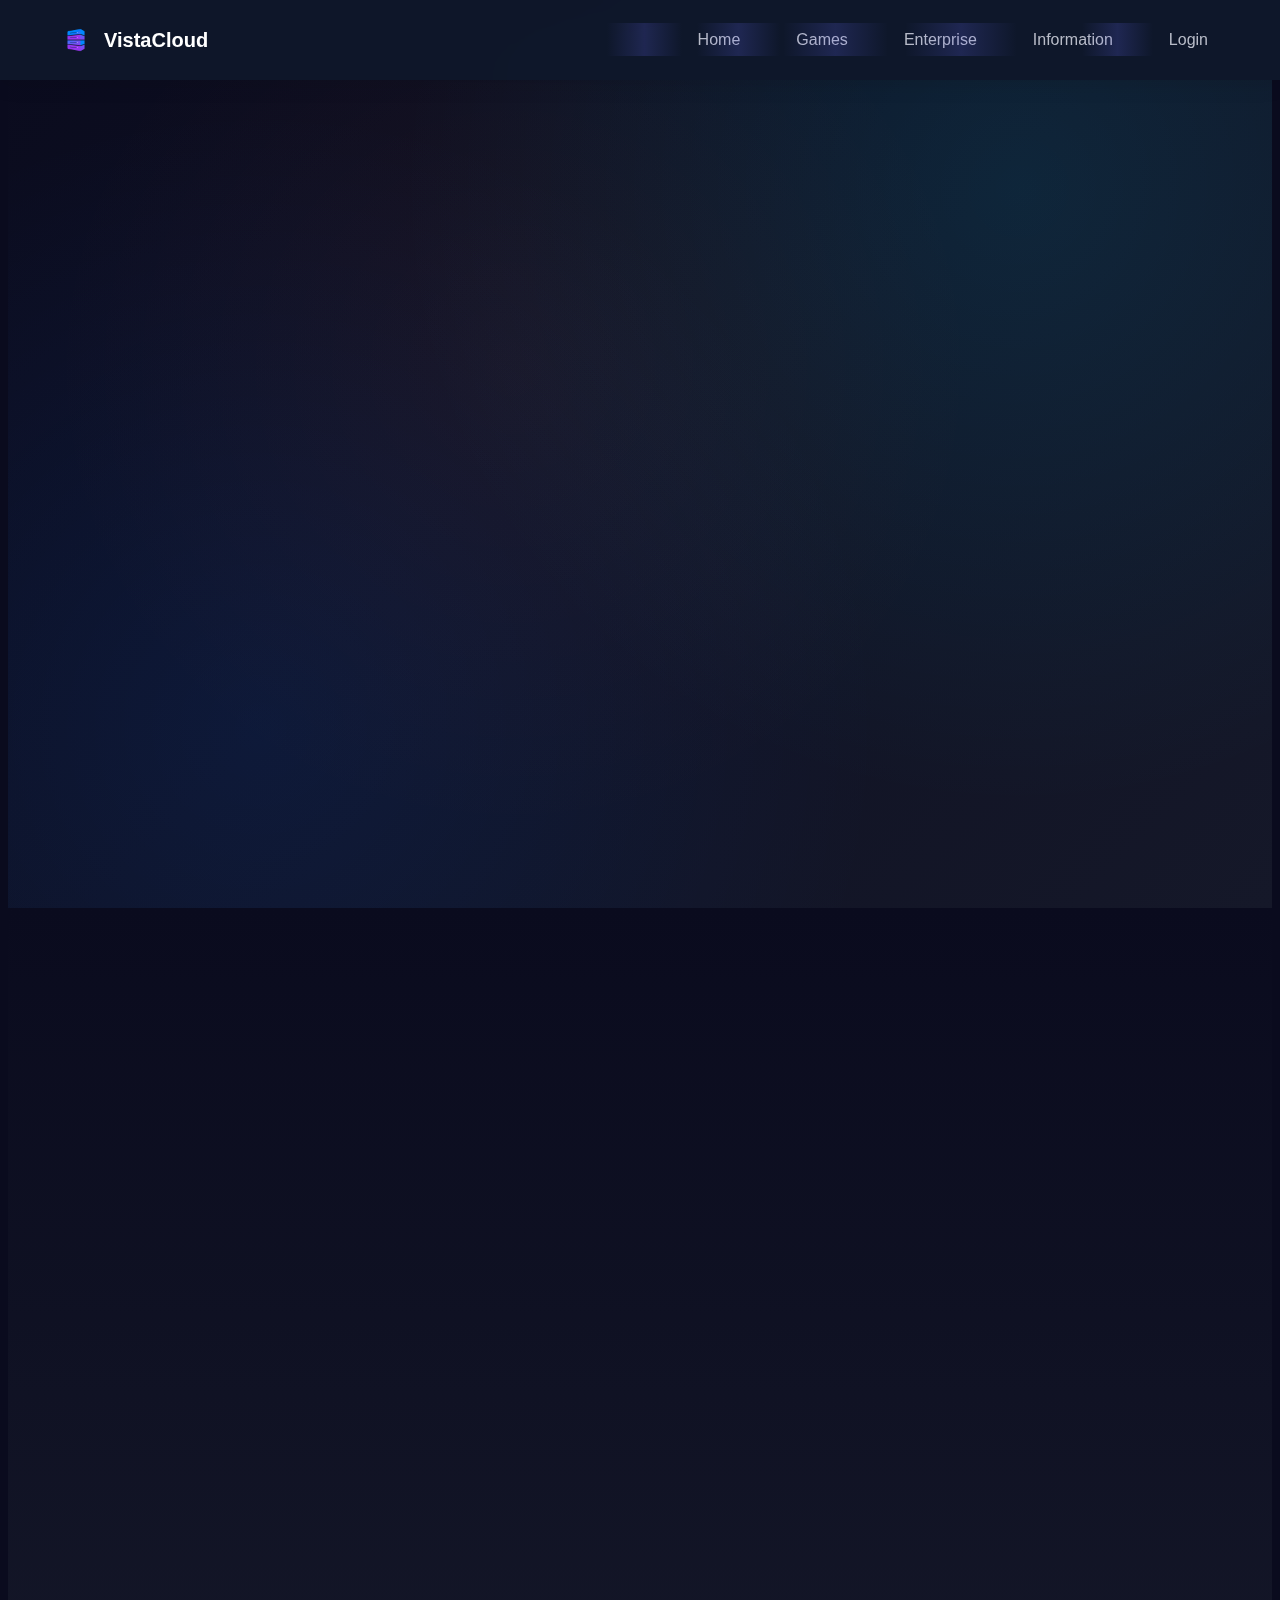
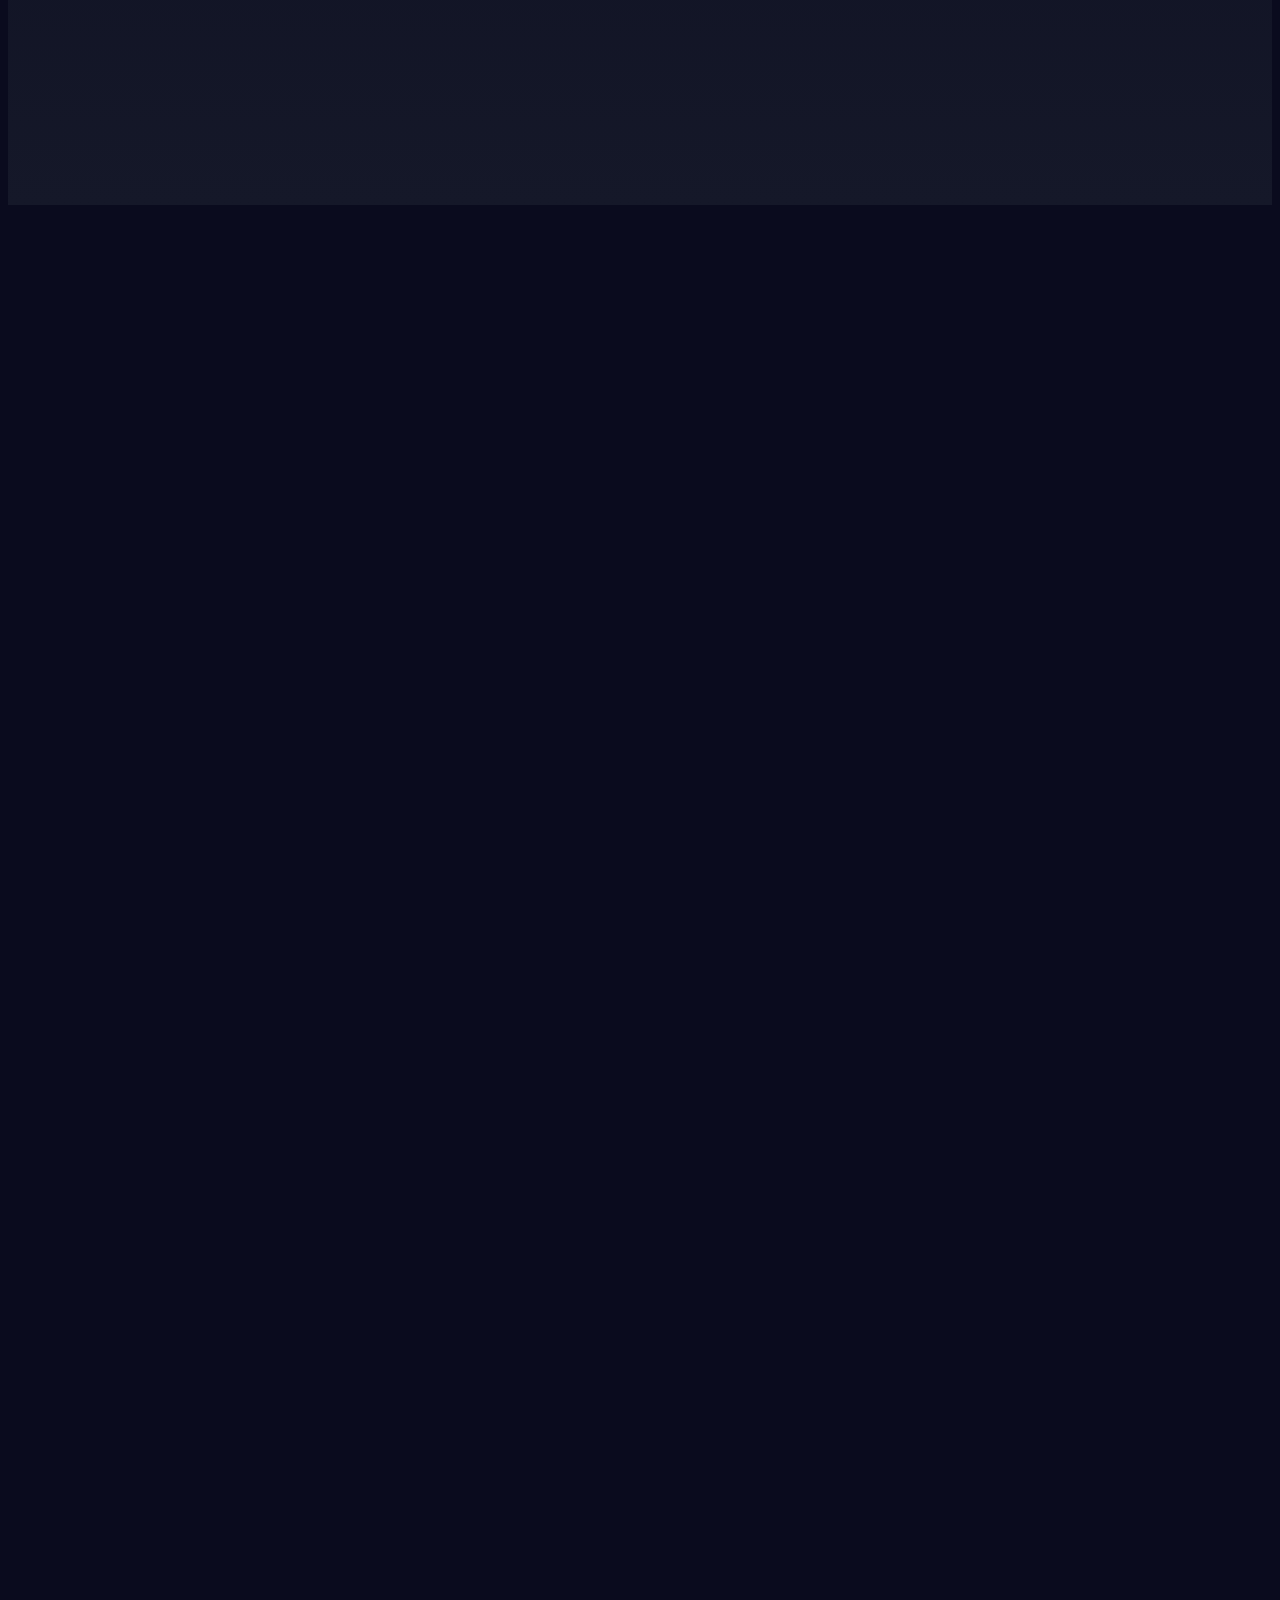
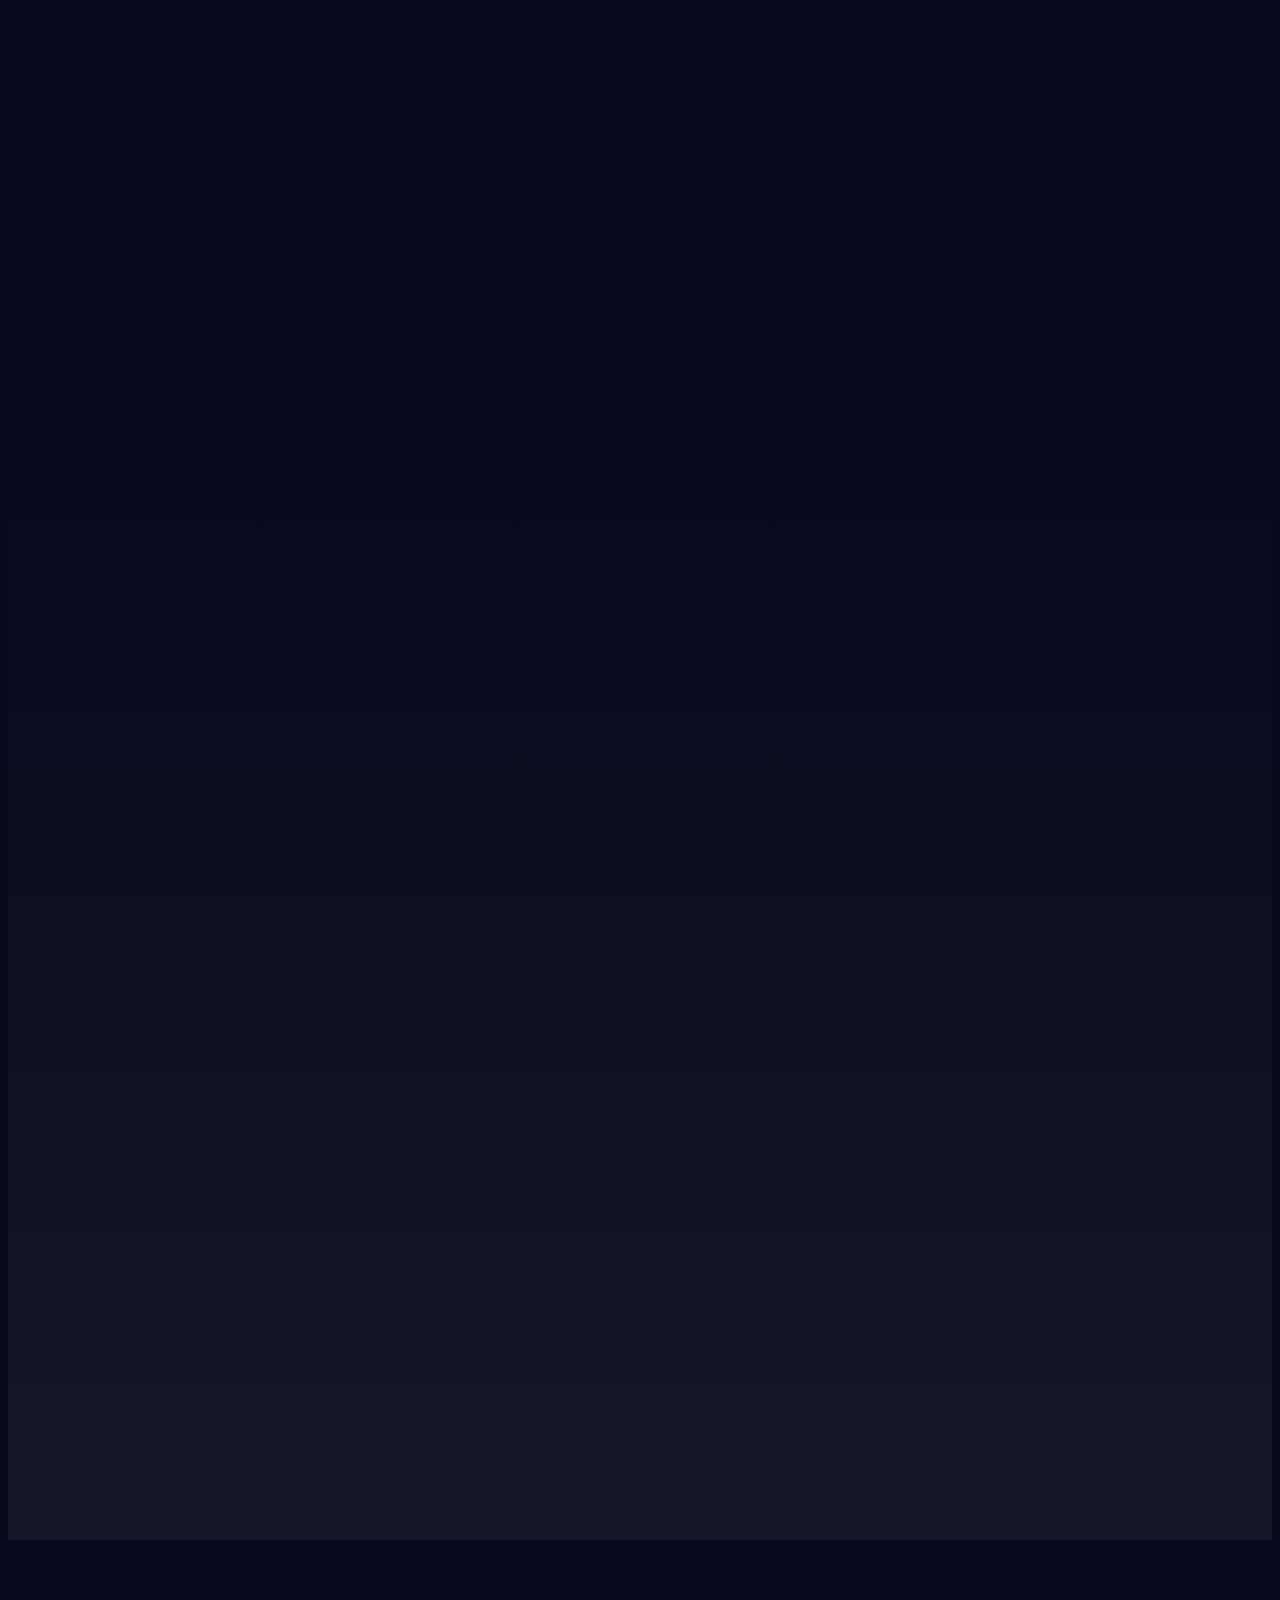
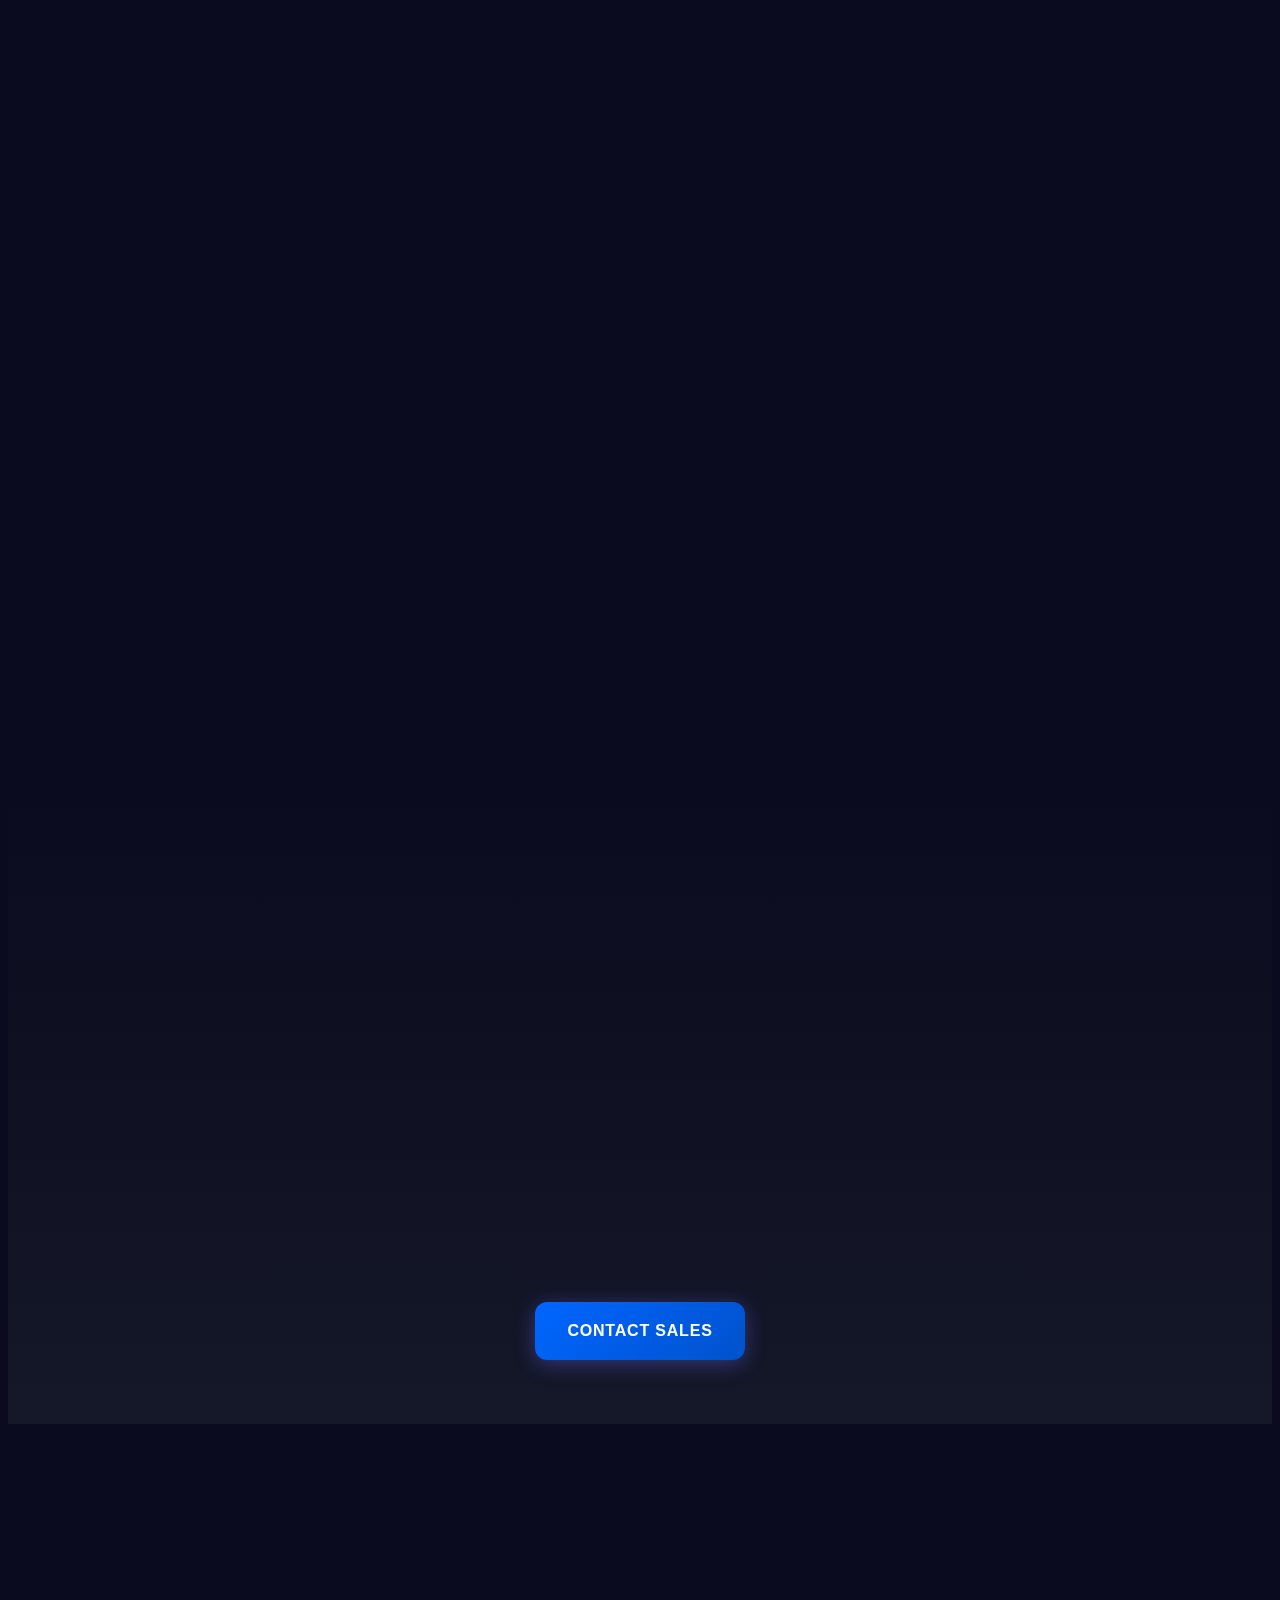
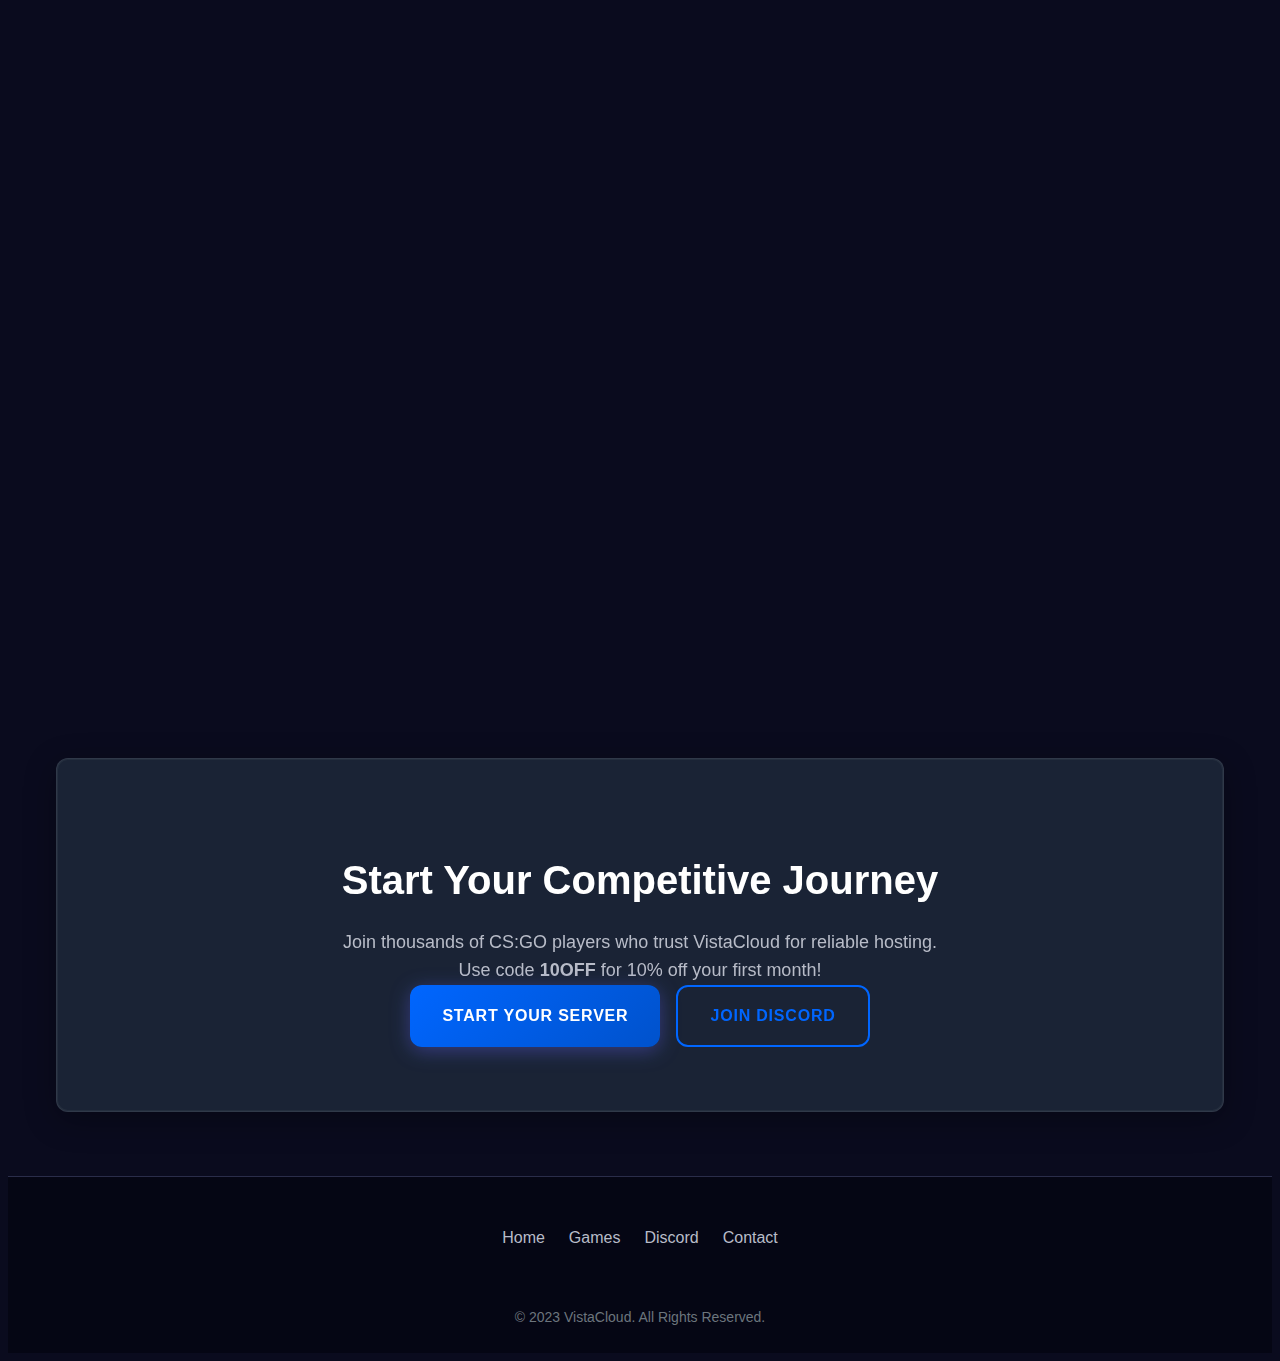
<file: CSGO.html>
<!DOCTYPE html>
<html lang="en">
<head>
    <meta charset="UTF-8">
    <meta name="viewport" content="width=device-width, initial-scale=1.0">
    <meta name="description" content="CS:GO Server Hosting - Premium CS:GO hosting with 128 tick rate, custom maps, plugins support, and 99.9% uptime">
    <meta name="keywords" content="csgo hosting, cs:go server, counter-strike hosting, csgo game hosting, competitive gaming">
    <title>CS:GO Hosting - VistaCloud</title>
    
    <!-- Google Fonts -->
    <link rel="preconnect" href="https://fonts.googleapis.com">
    <link rel="preconnect" href="https://fonts.gstatic.com" crossorigin>
    <link href="https://fonts.googleapis.com/css2?family=Inter:wght@300;400;500;600;700;800&family=JetBrains+Mono:wght@400;500;600&display=swap" rel="stylesheet">
    
    <!-- CSS -->
    <link rel="stylesheet" href="modern.css">
    
    <!-- Favicon -->
    <link rel="icon" type="image/x-icon" href="images/favicon.ico">
    
    <!-- Meta tags for SEO -->
    <meta property="og:title" content="CS:GO Hosting - VistaCloud">
    <meta property="og:description" content="Premium CS:GO hosting with 128 tick rate, custom maps, plugins support, and 99.9% uptime">
    <meta property="og:type" content="website">
    <meta property="og:image" content="images/og-image.jpg">
    <meta name="theme-color" content="#6366f1">
</head>
<body>
    <!-- Navigation -->
    <nav class="navbar" id="navbar">
        <div class="nav-container">
            <a href="index.html" class="nav-logo">
                <img src="images/logo.webp" alt="VistaCloud Logo">
                <span>VistaCloud</span>
            </a>
            
            <ul class="nav-menu" id="nav-menu">
                <li><a href="index.html" class="nav-link">Home</a></li>
                <li><a href="Games.html" class="nav-link">Games</a></li>
                <li><a href="#enterprise" class="nav-link">Enterprise</a></li>
                <li><a href="#information" class="nav-link">Information</a></li>
                <li><a href="https://portal.sunnynodes.com/" class="nav-link">Login</a></li>
            </ul>
            
            <button class="nav-toggle" id="nav-toggle">
                <span></span>
                <span></span>
                <span></span>
            </button>
        </div>
    </nav>

    <!-- Hero Section -->
    <section class="hero" id="home">
        <div class="hero-content animate-fadeInUp">
            <div class="mb-md">
                <span style="color: var(--accent-color); font-weight: 600; font-size: 1.1rem;">💣 Use Code: 10OFF for 10% OFF</span>
            </div>
            <h1 class="hero-title">CS:GO Server Hosting</h1>
            <p class="hero-subtitle">
                Competitive FPS gaming with low latency and stable servers. 128 tick rate, custom maps, and plugins support.
            </p>
            <div class="hero-actions">
                <a href="#pricing" class="btn btn-primary btn-lg">Start Competing</a>
                <a href="#features" class="btn btn-secondary btn-lg">View Features</a>
            </div>
        </div>
    </section>

    <!-- Features Section -->
    <section class="section features" id="features">
        <div class="container">
            <div class="text-center mb-xl">
                <h2 class="animate-fadeInUp">Why Choose Our CS:GO Hosting?</h2>
                <p class="animate-fadeInUp" style="max-width: 600px; margin: 0 auto;">
                    Everything you need for competitive FPS gaming
                </p>
            </div>
            
            <div class="grid grid-cols-3 gap-lg">
                <div class="card feature-card animate-fadeInUp">
                    <div class="feature-icon">⚡</div>
                    <h3 class="feature-title">128 Tick Rate</h3>
                    <p class="feature-description">
                        Industry-standard 128 tick rate for smooth and responsive gameplay
                    </p>
                </div>
                
                <div class="card feature-card animate-fadeInUp" style="animation-delay: 0.1s;">
                    <div class="feature-icon">🗺️</div>
                    <h3 class="feature-title">Low Latency</h3>
                    <p class="feature-description">
                        Optimized network routing for minimal ping and packet loss
                    </p>
                </div>
                
                <div class="card feature-card animate-fadeInUp" style="animation-delay: 0.2s;">
                    <div class="feature-icon">🛡️</div>
                    <h3 class="feature-title">DDoS Protection</h3>
                    <p class="feature-description">
                        Enterprise-grade protection keeps your server online during attacks
                    </p>
                </div>
                
                <div class="card feature-card animate-fadeInUp" style="animation-delay: 0.3s;">
                    <div class="feature-icon">🔧</div>
                    <h3 class="feature-title">Plugin Support</h3>
                    <p class="feature-description">
                        Full support for SourceMod, Metamod:Source, and custom plugins
                    </p>
                </div>
                
                <div class="card feature-card animate-fadeInUp" style="animation-delay: 0.4s;">
                    <div class="feature-icon">💾</div>
                    <h3 class="feature-title">Auto Backups</h3>
                    <p class="server-description">
                        Automatic server backups with one-click restore to protect your progress
                    </p>
                </div>
                
                <div class="card feature-card animate-fadeInUp" style="animation-delay: 0.5s;">
                    <div class="feature-icon">📊</div>
                    <h3 class="feature-title">Matchmaking</h3>
                    <p class="feature-description">
                        Built-in matchmaking system for balanced and competitive gameplay
                    </p>
                </div>
            </div>
        </div>
    </section>

    <!-- CS:GO Features Section -->
    <section class="section" id="csgo-features">
        <div class="container">
            <div class="text-center mb-xl">
                <h2 class="animate-fadeInUp">CS:GO Server Features</h2>
                <p class="animate-fadeInUp" style="max-width: 600px; margin: 0 auto;">
                    Optimized specifically for competitive FPS gaming with advanced features
                </p>
            </div>
            
            <div class="grid grid-cols-2 gap-lg">
                <div class="card animate-fadeInUp">
                    <div style="text-align: center; padding: var(--space-xl) 0;">
                        <h3 style="font-size: 1.5rem; margin-bottom: var(--space-md);">🎯 Competitive Gaming</h3>
                        <p style="color: var(--text-secondary); margin-bottom: var(--space-lg);">
                            Professional gaming environment with fair gameplay and anti-cheat systems
                        </p>
                        <div style="margin-bottom: var(--space-lg); text-align: left;">
                            <h4 style="font-size: 1.1rem; margin-bottom: var(--space-sm); color: var(--text-primary);">Features:</h4>
                            <ul style="list-style: none; padding: 0;">
                                <li style="padding: var(--space-xs) 0;">✅ 128 Tick Rate</li>
                                <li style="padding: var(--space-xs) 0;">✅ Anti-Cheat</li>
                                <li style="padding: var(--space-xs) 0;">✅ Fair Gameplay</li>
                                <li style="padding: var(--space-xs) 0;">✅ Matchmaking</li>
                            </ul>
                        </div>
                        <a href="#pricing" class="btn btn-primary">Get Started</a>
                    </div>
                </div>
                
                <div class="card animate-fadeInUp" style="animation-delay: 0.1s;">
                    <div style="text-align: center; padding: var(--space-xl) 0;">
                        <h3 style="font-size: 1.5rem; margin-bottom: var(--space-md);">🗺️ Custom Maps</h3>
                        <p style="color: var(--text-secondary); margin-bottom: var(--space-lg);">
                            Support for custom maps with workshop integration and fast download
                        </p>
                        <div style="margin-bottom: var(--space-lg); text-align: left;">
                            <h4 style="font-size: 1.1rem; margin-bottom: var(--space-sm); color: var(--text-primary);">Map Features:</h4>
                            <ul style="list-style: none; padding: 0;">
                                <li style="padding: var(--space-xs) 0;">✅ Workshop Support</li>
                                <li style="padding: var(--space-xs) 0;">✅ FastDL</li>
                                <li style="padding: var(--space-xs) 0;">✅ Custom Map Support</li>
                                <li style="padding: var(--space-xs) 0;">✅ Map Rotation</li>
                            </ul>
                        </div>
                        <a href="#pricing" class="btn btn-primary">Get Started</a>
                    </div>
                </div>
            </div>
            
            <div class="grid grid-cols-2 gap-lg" style="margin-top: var(--space-lg);">
                <div class="card animate-fadeInUp" style="animation-delay: 0.2s;">
                    <div style="text-align: center; padding: var(--space-xl) 0;">
                        <h3 style="font-size: 1.5rem; margin-bottom: var(--space-md);">🎮 Plugins</h3>
                        <p style="color: var(--text-secondary); margin-bottom: var="var(--space-lg);">
                            Extensive plugin support for enhanced server functionality
                        </p>
                        <div style="margin-bottom: var(--space-lg); text-align: left;">
                            <h4 style="font-size: 1.1rem; margin-bottom: var(--space-sm); color: var(--text-primary);">Popular Plugins:</h4>
                            <ul style="list-style: none; padding: 0;">
                                <li style="padding: var(--space-xs) 0;">✅ SourceMod</li>
                                <li style="padding: var(--space-xs) 0;">⚙️ Metamod:Source</li>
li>                                <li style="padding: var(--space-xs) 0;">🎮 Custom Plugins</li>
                                <li style="padding: var(--space-xs) 0;">📦 Admin Tools</li>
                            </ul>
                        </div>
                        <a href="#pricing" class="btn btn-primary">Get Started</a>
                    </div>
                </div>
                
                <div class="card animate-fadeInUp" style="administration: 0.3s;">
                    <div style="text-align: center; padding: var(--space-xl) 0;">
                        <h3 style="font-size: 1.5rem; margin-bottom: var(--space-md);">👥 Admin Tools</h3>
                        <p style="color: var(--text-secondary); margin-bottom: var(--space-lg);">
                            Advanced admin features for complete server management
                        </p>
                        <div style="margin-bottom: var(--space-lg); text-align: left;">
                            <h4 style="font-size: 1.1rem; margin-bottom: var(--space-sm); color: var(--text-primary);">Admin Features:</h4>
                            <ul style="list-style: none; padding: 0;">
                                <li style="padding: var(--space-xs) 0;">✅ Web Interface</li>
                                <li style=" padding: var(--space-xs) 0;">⚙️ Console Access</li>
                                <li style="padding: var(--space-xs) 0;">📊 Statistics</li>
                                <li style="padding: var(--space-xs) 0;">🔄 Server Control</li>
                            </ul>
                        </div>
                        <a href="#pricing" class="btn btn-primary">Get Started</a>
                    </div>
                </div>
            </div>
        </div>
    </section>

    <!-- Performance Section -->
    <section class="section" id="performance">
        <div class="container">
            <div class="grid grid-cols-2 items-center gap-xl">
                <div class="animate-slideInLeft">
                    <h5 style="color: var(--primary-color); font-weight: 600; margin-bottom: var(--space-sm);">🚀 Performance</h5>
                    <h2 class="mb-lg">Optimized for CS:GO</h2>
                    <p class="mb-lg">
                        Our servers are specifically optimized for CS:GO to provide the best performance, lowest latency, and smoothest gameplay experience.
                    </p>
                    <div class="grid grid-cols-2 gap-md">
                        <div class="card" style="padding: var(--space-md); text-align: center;">
                            <div style="font-size: 2rem; font-weight: 700; color: var(--primary-color);">99.9%</div>
                            <div style="color: var(--text-secondary); font-size: 0.9rem;">Uptime Guarantee</div>
                        </div>
                        <div class="card" style="padding: var(--space-md); text-align: center;">
                            <div style="font-size: 2rem; font-weight: 700; color: var(--primary-color);">&lt;20ms</div>
                            <div style="color: var(--text-secondary); font-size: 0.9rem;">Average Ping</div>
                        </div>
                        <div class="card" style="padding: var(--space-md); text-align: center;">
                            <div style="font-size: 2rem; font-weight: 700; color: var(--primary-color);">NVMe</div>
                            <div style="color: var(--text-secondary); font-size: 0.9rem;">SSD Storage</div>
                        </div>
                        <div class="card" style="padding: var(--space-md); text-align: center;">
                            <div style="font style="font-size: 2rem; font-weight: 700; color: var(--primary-color);">10</div>
                            <div style="color: var(--text-secondary); font-size: 0.9rem;">Player Slots</div>
                        </div>
                    </div>
                </div>
                <div class="animate-fadeInUp">
                    <img src="images/performance-hardware.png" alt="CS:GO Performance" style="width: 100%; border-radius: var(--radius-lg);">
                </div>
            </div>
        </div>
    </section>

    <!-- Pricing Section -->
    <section class="section features" id="pricing">
        <div class="container">
            <div class="text-center mb-xl">
                <h2 class="animate-fadeInUp">CS:GO Server Plans</h2>
                <p class="animate-fadeInUp" style="max-width: 600px; margin: 0 auto;">
                    Choose the perfect plan for your CS:GO community. All plans include 128 tick rate.
                </p>
            </div>
            
            <div class="grid grid-cols-3 gap-lg">
                <div class="card pricing-card animate-fadeInUp">
                    <h3 class="pricing-name">Starter</h3>
                    <div class="pricing-price">
                        $10<span>/month</span>
                    </div>
                    <ul class="pricing-features">
                        <li>2 GB RAM</li>
                        <li>2 CPU Cores</li>
                        <li>30 GB NVMe Storage</li>
                        <li>10 Player Slots</li>
                        <li>Basic DDoS Protection</li>
                        <li>128 Tick Rate</li>
                    </ul>
                    <a href="https://portal.sunnynodes.com/" class="btn btn-secondary w-full">Get Started</a>
                </div>
                
                <div class="card pricing-card featured animate-fadeInUp" style="animation-delay: 0.1s;">
                    <div class="pricing-badge">POPULAR</div>
                    <h3 class="pricing-name">Professional</h3>
                    <div class="pricing-price">
                        $25<span>/month</span>
                    </div>
                    <ul class="pricing-features">
                        <li>4 GB RAM</li>
                        <li>4 CPU Cores</li>
                        <li>60 GB NVMe Storage</li>
                        <li>20 Player Slots</li>
                        <li>Advanced DDoS Protection</li>
                        <li>128 Tick Rate</li>
                        <li>Priority Support</li>
                        <li>Custom Maps</li>
                    </ul>
                    <a href="https://portal.sunnynodes.com/" class="btn btn-primary w-full">Get Started</a>
                </div>
                
                <div class="card pricing-card animate-fadeInUp" style="animation-delay: 0.2s;">
                    <h3 class="pricing-name">Enterprise</h3>
                    <div class="pricing-price">
                        $50<span>/month</span>
                    </div>
                    <ul class="pricing-features">
                        <li>8 GB RAM</li>
                        <li>6 CPU Cores</li>
                        <li>120 GB NVMe Storage</li>
                        <li>32 Player Slots</li>
                        <li>Enterprise DDoS Protection</li>
                        <li>128 Tick Rate</li>
                        <li>24/7 Support</li>
                        <li>Custom Solutions</li>
                    </ul>
                    <a href="https://portal.sunnynodes.com/" class="btn btn-secondary w-full">Contact Sales</a>
                </div>
            </div>
        </div>
    </section>

    <!-- FAQ Section -->
    <section class="section" id="faq">
        <div class="container">
            <div class="text-center mb-xl">
                <h2 class="animate-fadeInUp">Frequently Asked Questions</h2>
                <p class="animate-fadeInUp" style="max-width: 600px; margin: 0 auto;">
                    Everything you need to know about our CS:GO hosting
                </p>
            </div>
            
            <div class="grid grid-cols-2 gap-lg">
                <div class="card animate-fadeInUp">
                    <h3 style="margin-bottom: var(--space-sm); color: var(--text-primary);">How quickly is my CS:GO server set up?</h3>
                    <p style="color: var(--text-secondary);">
                        Your CS:GO server is typically set up and ready to play within 5 minutes of payment. We offer instant installation of popular plugins and configurations.
                    </p>
                </div>
                
                <div class="card animate-fadeInUp" style="animation-delay: 0.1s;">
                    <h3 style="margin-bottom: var(--space-sm); color: var(--text-primary);">Can I use custom plugins and mods?</h3>
                    <p style="color: var(--text-secondary);">
                        Absolutely! We support all CS:GO plugins through SourceMod and Metamod:Source. You can easily install and manage them through our control panel.
                    </p>
                </div>
                
                <div class="card animate-fadeInUp" style="animation-delay: 0.2s;">
                    <h3 style="margin-bottom: var(--space-sm); color: var(--text-primary);">Do you support custom maps?</h3>
                    <p style="color: var(--text-secondary);">
                        Yes! We support custom maps with Workshop integration and FastDL for fast content downloads.
                    </p>
                </div>
                
                <div class="card animate-fadeInUp" style="animation-delay: 0.3s;">
                    <h3 style="margin-bottom: var(--space-sm); color: var(--text-primary);">What about server locations?</h3>
                    <p style="color: var(--text-secondary);">
                        We have multiple server locations worldwide including US, Europe, and Asia. You can choose the best location for your community.
                    </p>
                </div>
            </div>
        </div>
    </section>

    <!-- Enterprise Section -->
    <section class="section features" id="enterprise">
        <div class="container">
            <div class="text-center mb-xl">
                <h2 class="animate-fadeInUp">Enterprise Solutions</h2>
                <p class="animate-fadeInUp" style="max-width: 600px; margin: 0 auto;">
                    Custom hosting solutions for large-scale CS:GO communities
                </p>
            </div>
            
            <div class="grid grid-cols-3 gap-lg">
                <div class="card animate-fadeInUp">
                    <div class="feature-icon">🏢</div>
                    <h3 class="feature-title">Dedicated Infrastructure</h3>
                    <p class="feature-description">
                        Full dedicated servers with custom configurations for maximum performance
                    </p>
                </div>
                
                <div class="card animate-fadeInUp" style="animation-delay: 0.1s;">
                    <div class="feature-icon">🛡️</div>
                    <h3 class="feature-title">Enterprise Security</h3>
                    <p class="feature-description">
                        Advanced DDoS protection and security monitoring for complete peace of mind
                    </p>
                </div>
                
                <div class="card animate-fadeInUp" style="animation-delay: 0.2s;">
                    <div class="feature-icon">👥</div>
                    <h3 class="feature-title">24/7 Support</h3>
                    <p class="feature-description">
                        Dedicated account manager and priority support team available around the clock
                    </p>
                </div>
            </div>
            
            <div class="text-center mt-xl">
                <a href="https://portal.sunnynodes.com/" class="btn btn-primary btn-lg">Contact Sales</a>
            </div>
        </div>
    </section>

    <!-- Information Section -->
    <section class="section" id="information">
        <div class="container">
            <div class="text-center mb-xl">
                <h2 class="animate-fadeInUp">Resources & Information</h2>
                <p class="animate-fadeInUp" style="max-width: 600px; margin: 0 auto;">
                    Everything you need to know about our hosting services and how to get started
                </p>
            </div>
            
            <div class="grid grid-cols-2 gap-lg">
                <div class="card animate-fadeInUp">
                    <h3 style="margin-bottom: var(--space-md);">📚 Knowledge Base</h3>
                    <p style="color: var(--text-secondary); margin-bottom: var(--space-lg);">
                        Comprehensive guides, tutorials, and documentation to help you get the most out of your servers.
                    </p>
                    <a href="#" class="btn btn-secondary">View Documentation</a>
                </div>
                
                <div class="card animate-fadeInUp" style="animation-delay: 0.1s;">
                    <h3 style="margin-bottom: var(--space-md);">💬 Community Support</h3>
                    <p style="color: var(--text-secondary); margin-bottom: var(--space-lg);">
                        Join our Discord community to connect with other server owners and get help from our support team.
                    </p>
                    <a href="https://discord.gg/5FUN22xqtW" class="btn btn-secondary">Join Discord</a>
                </div>
                
                <div class="card animate-fadeInUp" style="animation-delay: 0.2s;">
                    <h3 style="margin-bottom: var(--space-md);">🔧 API Access</h3>
                    <p style="color: var(--text-secondary); margin-bottom: var(--space-lg);">
                        Developer-friendly API for automated server management and integration with your existing tools.
                    </p>
                    <a href="#" class="btn btn-secondary">API Documentation</a>
                </div>
                
                <div class="card animate-fadeInUp" style="animation-delay: 0.3s;">
                    <h3 style="margin-bottom: var(--space-md);">📊 Status Page</h3>
                    <p style="color: var(--text-secondary); margin-bottom: var(--space-lg);">
                        Real-time monitoring of our infrastructure performance and uptime statistics.
                    </p>
                    <a href="#" class="btn btn-secondary">Check Status</a>
                </div>
            </div>
        </div>
    </section>

    <!-- CTA Section -->
    <section class="section" id="cta">
        <div class="container">
            <div class="card card-glass text-center" style="padding: var(--space-3xl);">
                <h2 class="mb-lg">Start Your Competitive Journey</h2>
                <p class="mb-xl" style="max-width: 600px; margin: 0 auto;">
                    Join thousands of CS:GO players who trust VistaCloud for reliable hosting. 
                    Use code <strong>10OFF</strong> for 10% off your first month!
                </p>
                <div class="flex gap-md justify-center flex-wrap">
                    <a href="https://portal.sunnynodes.com/" class="btn btn-primary btn-lg">Start Your Server</a>
                    <a href="https://discord.gg/5FUN22xqtW" class="btn btn-secondary btn-lg">Join Discord</a>
                </div>
            </div>
        </div>
    </section>

    <!-- Footer -->
    <footer class="footer">
        <div class="footer-content">
            <div class="footer-links">
                <a href="index.html" class="footer-link">Home</a>
                <a href="Games.html" class="footer-link">Games</a>
                <a href="https://discord.gg/5FUN22xqtW" class="footer-link">Discord</a>
                <a href="mailto:support@vistacloud.org" class="footer-link">Contact</a>
            </div>
            <div class="footer-copyright">
                © 2023 VistaCloud. All Rights Reserved.
            </div>
        </div>
    </footer>

    <!-- Configuration Files -->
    <script src="configs/site-config.js"></script>
    <script src="configs/pricing-config.js"></script>
    <script src="configs/advertising-config.js"></script>
    <script src="configs/games-config.js"></script>
    <script src="configs/config-loader.js"></script>
    
    <!-- JavaScript -->
    <script>
        // Navigation functionality
        const navbar = document.getElementById('navbar');
        const navToggle = document.getElementById('nav-toggle');
        const navMenu = document.getElementById('nav-menu');
        const navLinks = document.querySelectorAll('.nav-link');

        // Mobile menu toggle
        navToggle.addEventListener('click', () => {
            navToggle.classList.toggle('active');
            navMenu.classList.toggle('active');
        });

        // Close mobile menu when clicking on a link
        <navLinks.forEach(link => {
            link.addEventListener('click', () => {
                navToggle.classList.remove('active');
                navMenu.classList.remove('active');
            });
        });

        // Navbar scroll effect
        window.addEventListener('scroll', () => {
            if (window.scrollY > 50) {
                navbar.classList.add('navbar-scrolled');
            } else {
                navbar.classList.remove('navbar-scrolled');
            }
        });

        // Smooth scrolling for anchor links
        document.querySelectorAll('a[href^="#"]').forEach(anchor => {
            anchor.addEventListener('click', function (e) {
                e.preventDefault();
                const target = document.querySelector(this.getAttribute('href'));
                if (target) {
                    target.scrollIntoView({
                        behavior: 'smooth',
                        block: 'start'
                    });
                }
            });
        });

        // Animation on scroll
        const animateElements = document.querySelectorAll('.animate-fadeInUp, .animate-fadeIn, .animate-slideInLeft');
        
        const animationObserver = new IntersectionObserver((entries) => {
            entries.forEach(entry => {
                if (entry.isIntersecting) {
                    entry.target.style.opacity = '1';
                    entry.target.style.transform = 'translateY(0) translateX(0)';
                }
            });
        }, {
            threshold: 0.1
        });

        // Set initial state for animations
        animateElements.forEach(element => {
            element.style.opacity = '0';
            element.style.transform = 'translateY(30px)';
            element.style.transition = 'all 0.6s ease-out';
        });

        animateElements.forEach(element => {
            animationObserver.observe(element);
        });

        // Parallax effect for hero section (subtle and performant)
        let ticking = false;
        function updateParallax() {
            const scrolled = window.pageYOffset;
            const hero = document.querySelector('.hero');
            if (hero && scrolled < window.innerHeight) {
                const parallaxAmount = scrolled * 0.3; // Reduced from 0.5 to 0.3
                hero.style.transform = `translateY(${parallaxAmount}px)`;
            }
            ticking = false;
        }

        window.addEventListener('scroll', () => {
            if (!ticking) {
                requestAnimationFrame(updateParallax);
                ticking = true;
            }
        });

        // Initialize configuration system
        async function initializeConfigs() {
            const configs = await window.configSystem.init();
            if (configs) {
                console.log('Configuration system loaded successfully');
                // You can now use configs.renderer to render dynamic content
                // Example: document.querySelector('.pricing-grid').innerHTML = configs.renderer.renderPricingCards();
            }
        }

        // Initialize configs when DOM is loaded
        document.addEventListener('DOMContentLoaded', initializeConfigs);
    </script>
</body>
</html>
</file>
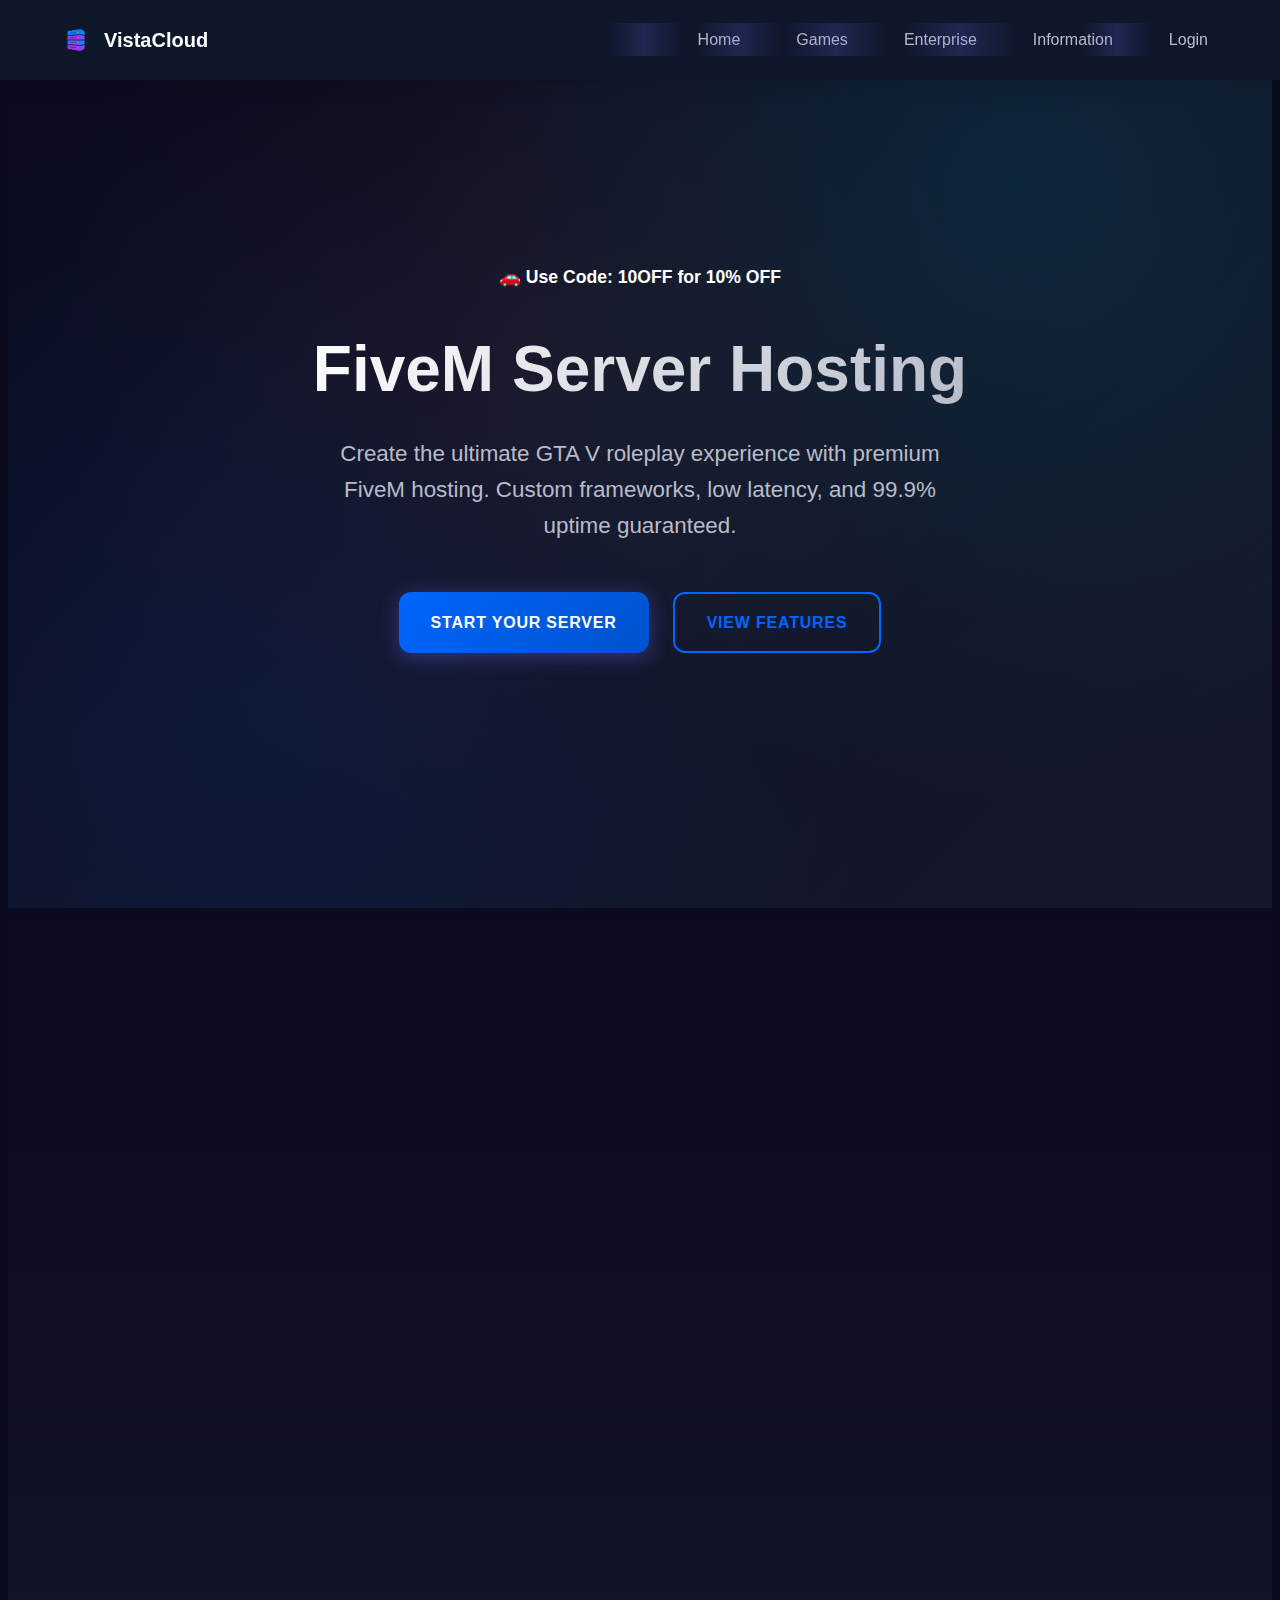
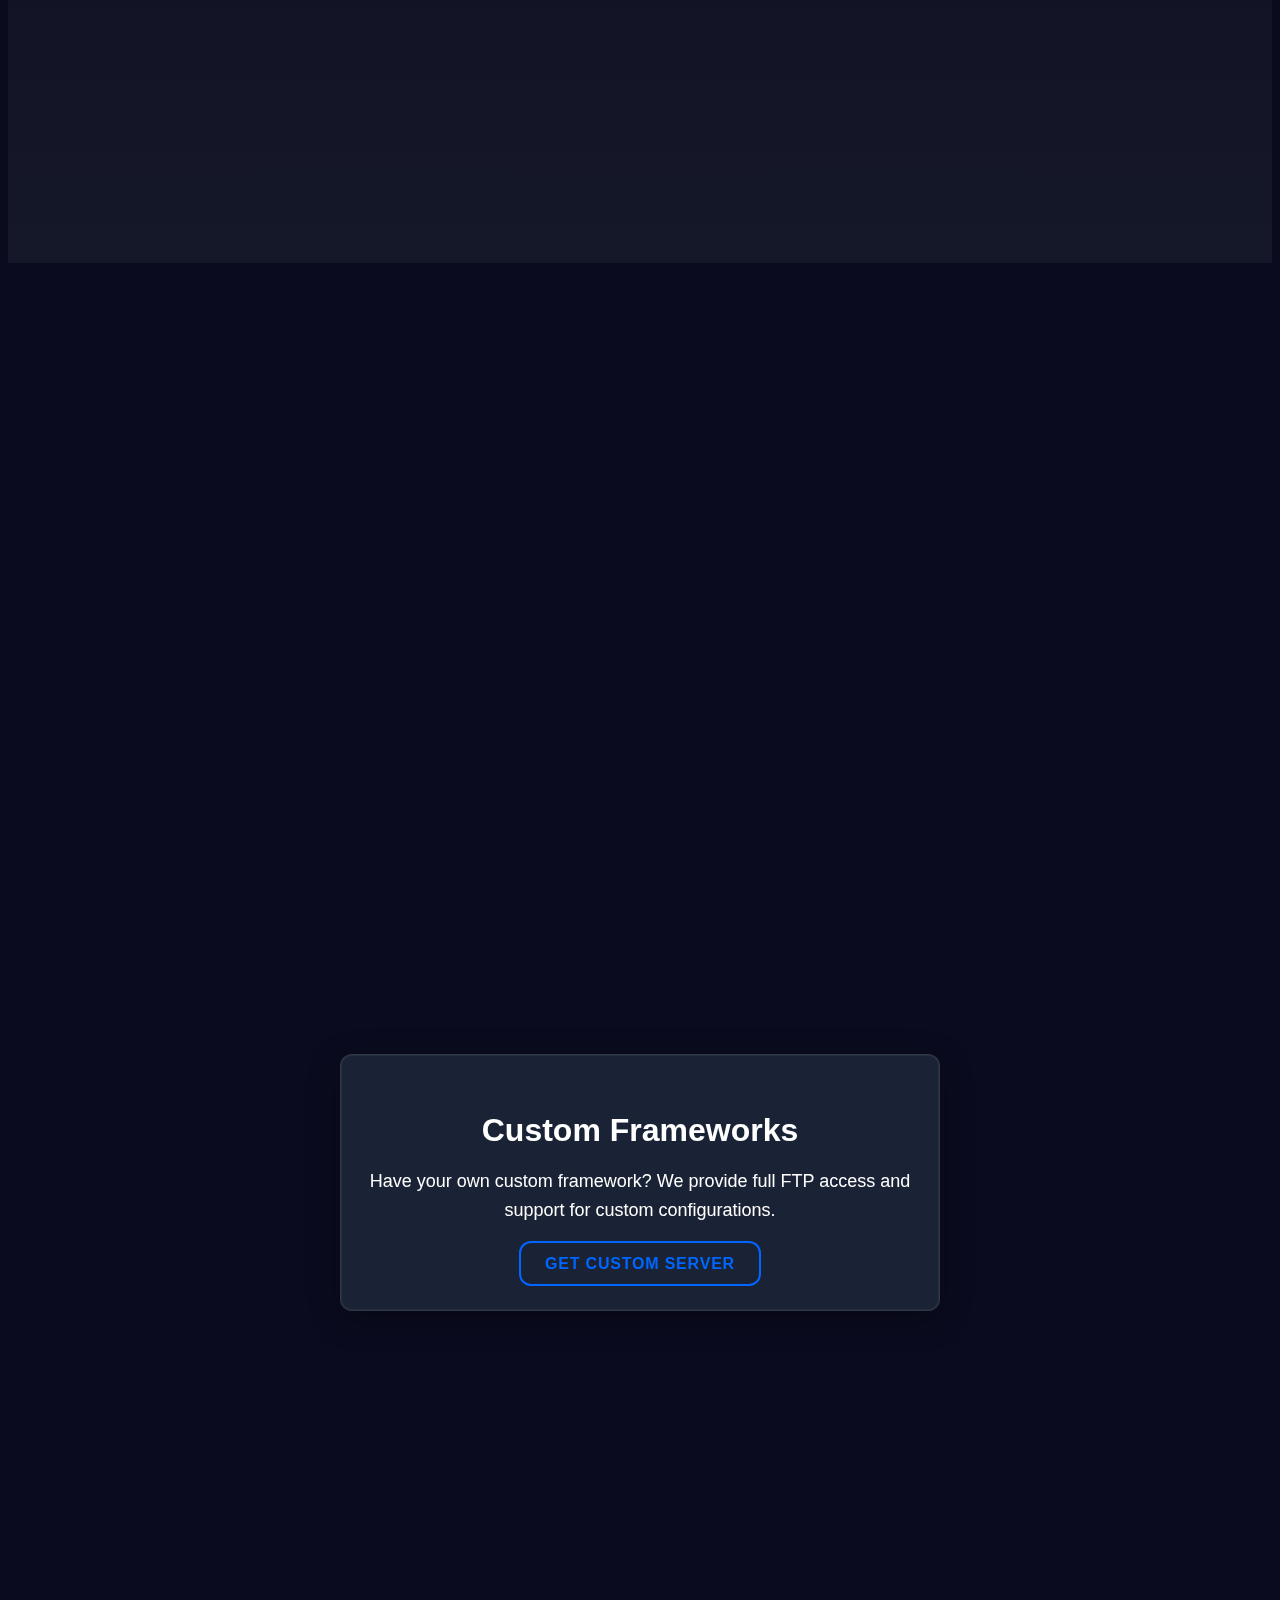
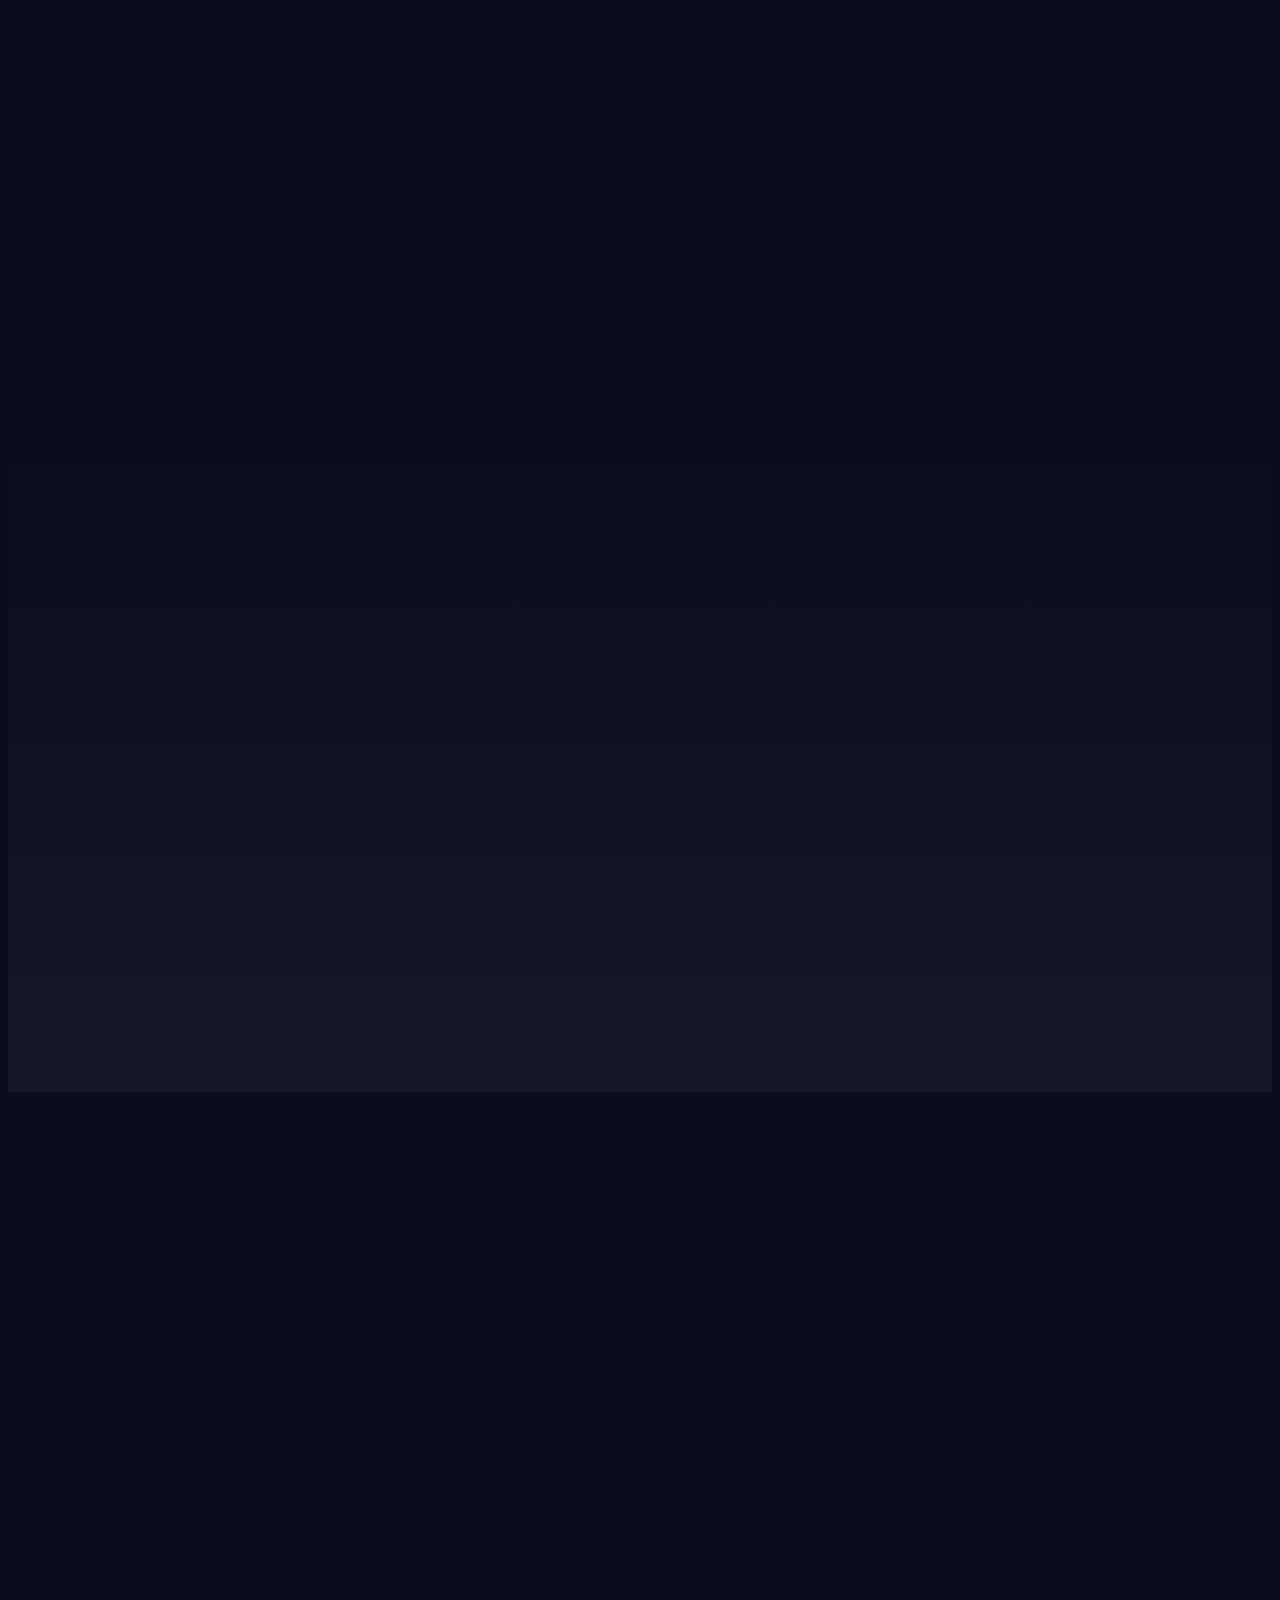
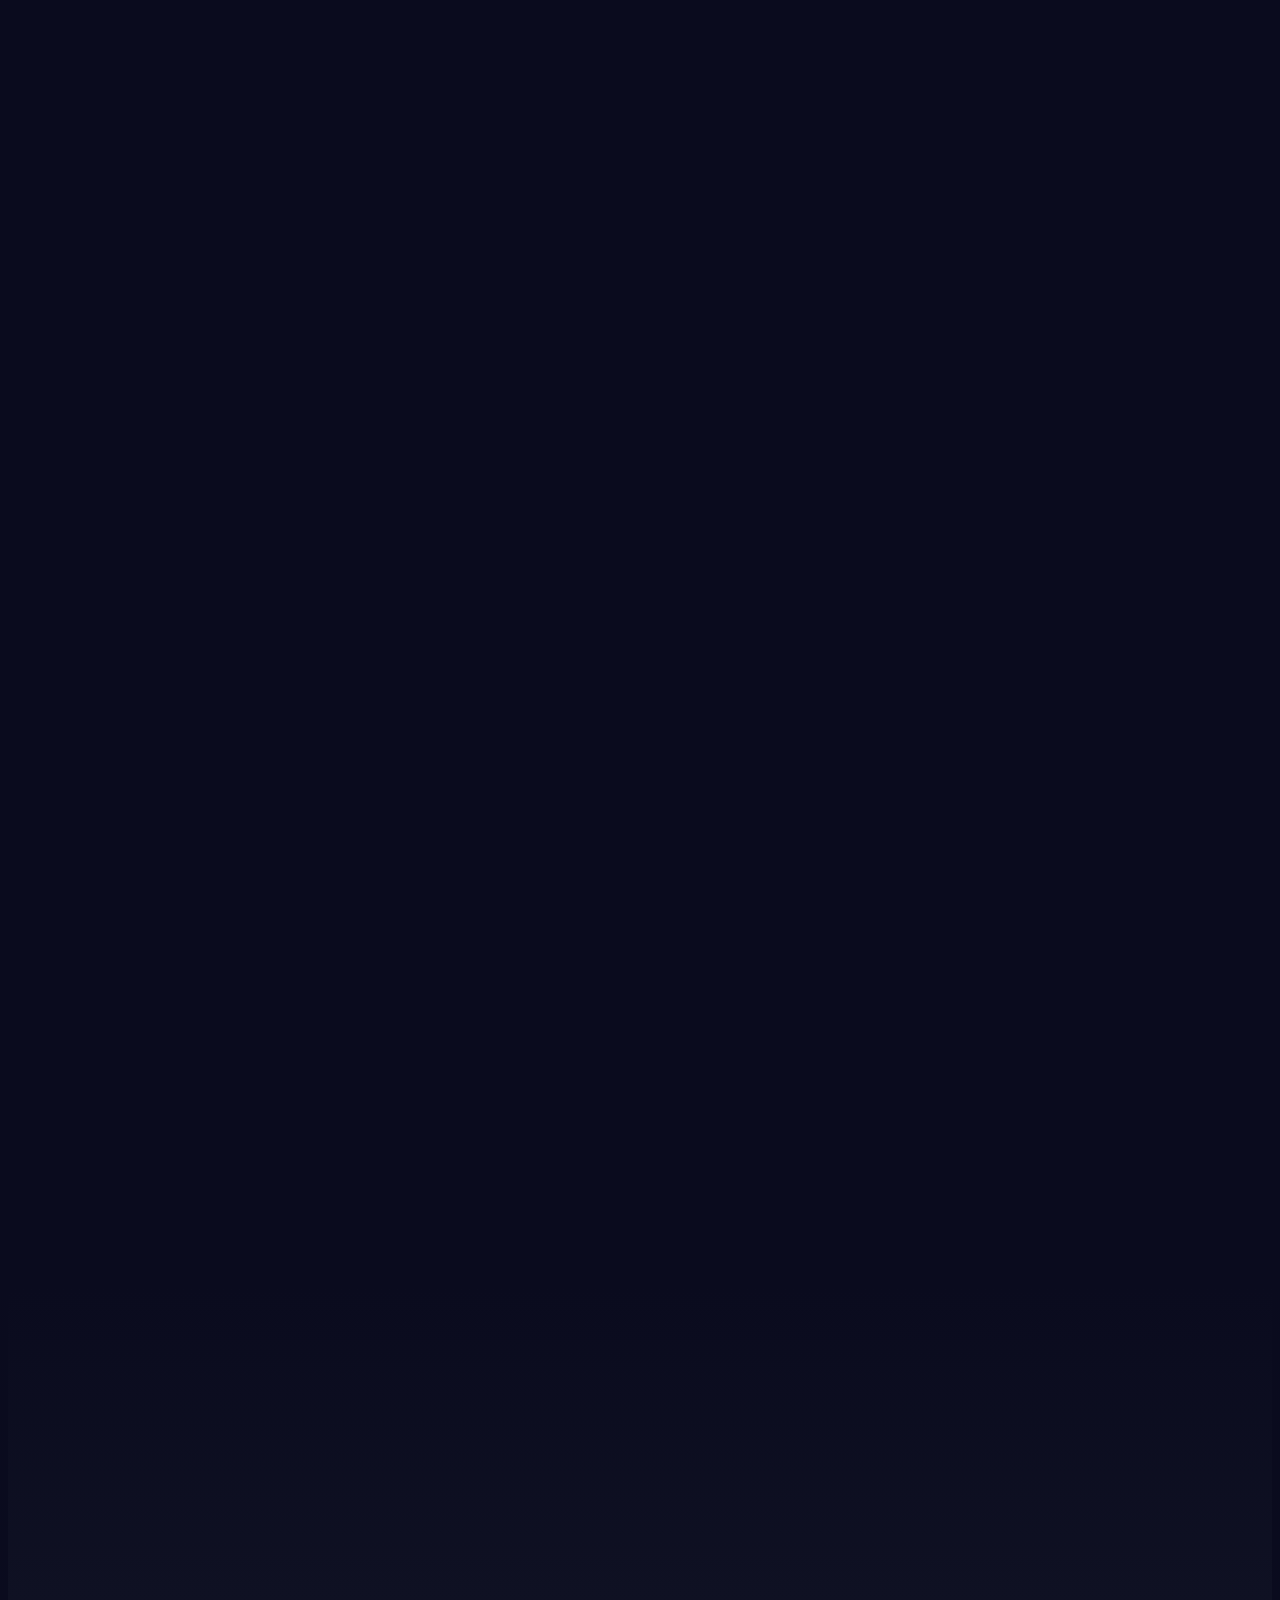
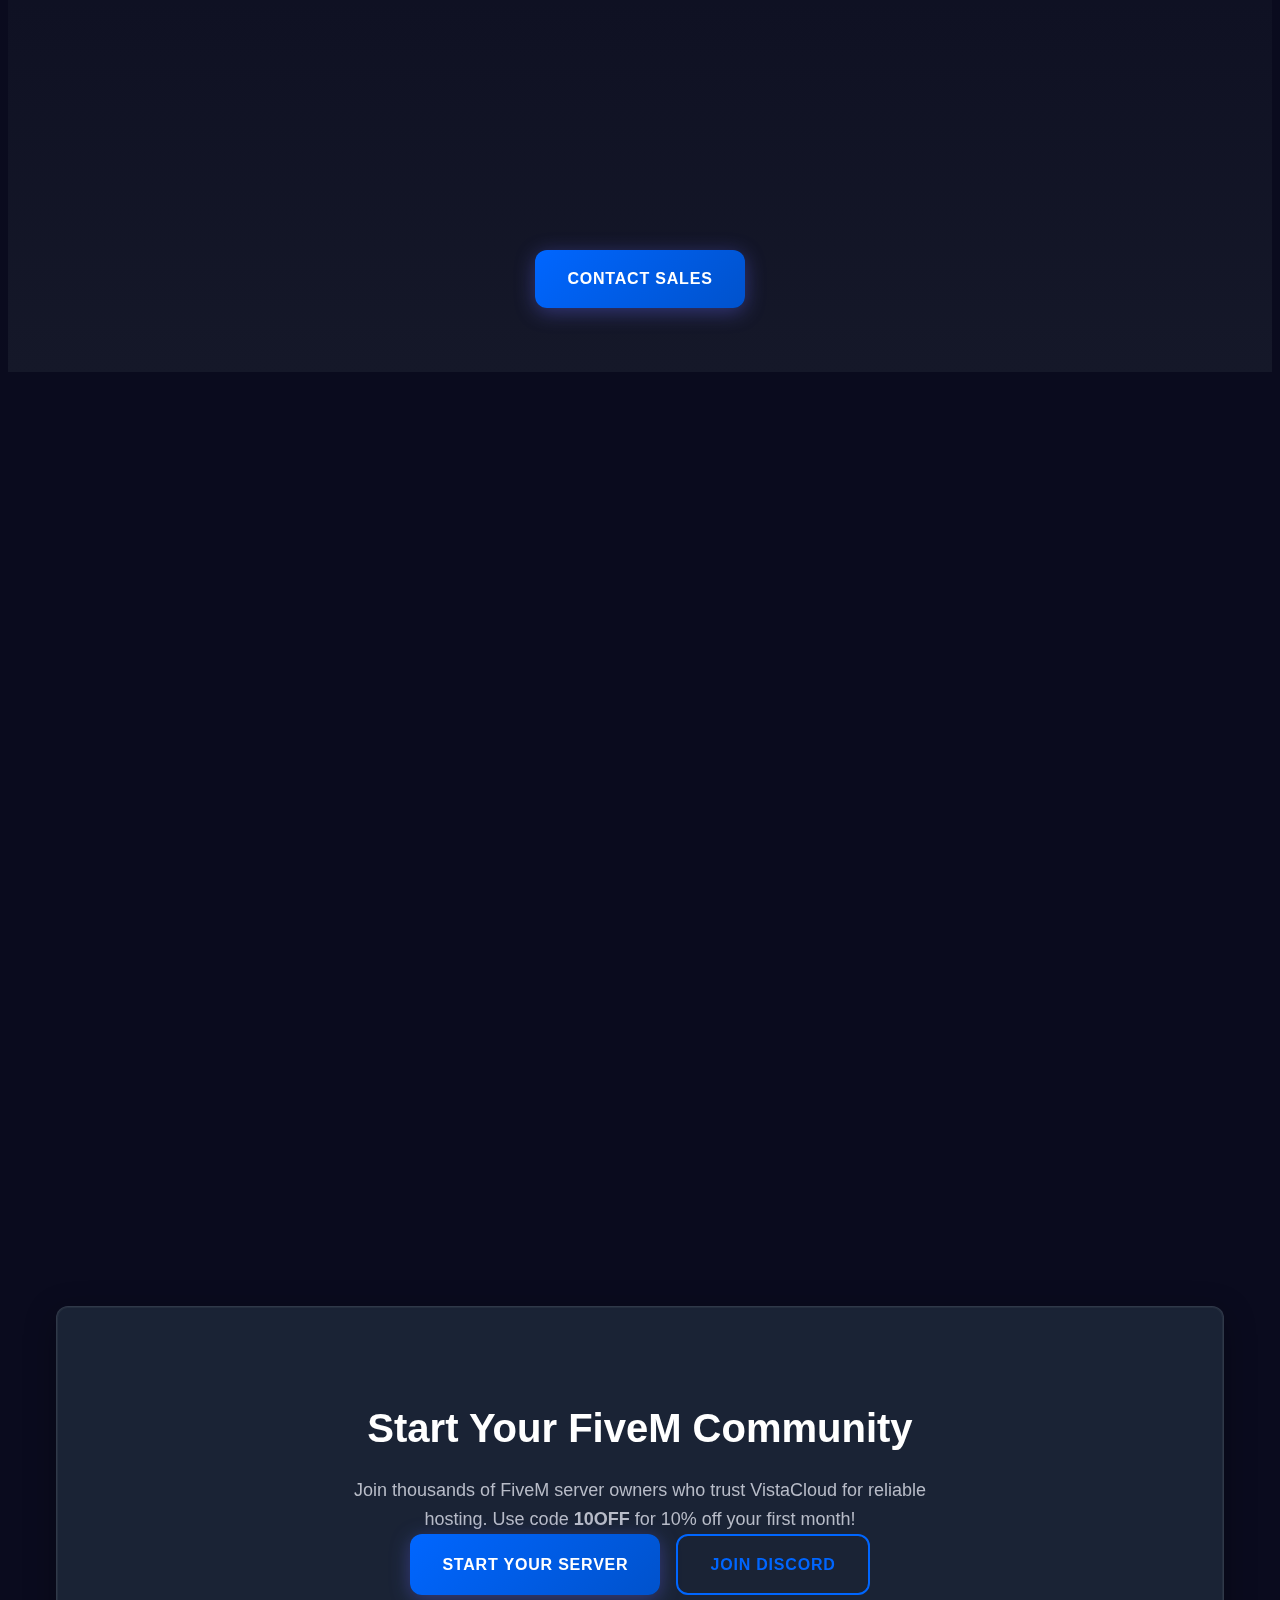
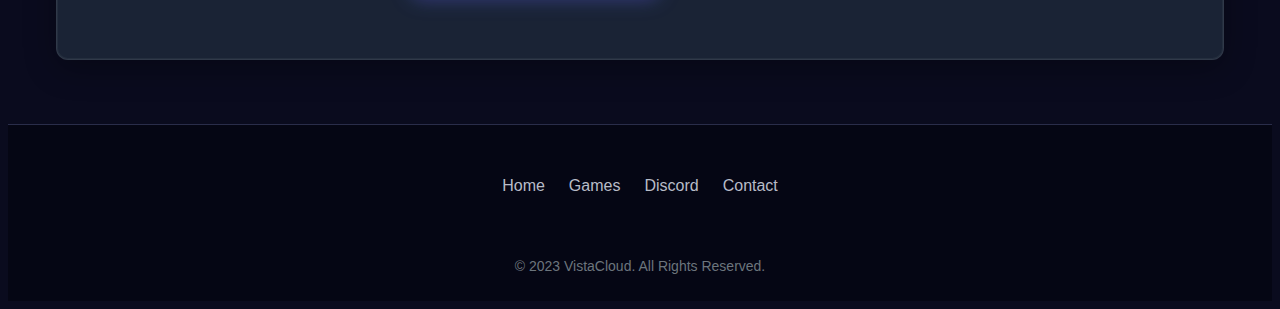
<file: FiveM.html>
<!DOCTYPE html>
<html lang="en">
<head>
    <meta charset="UTF-8">
    <meta name="viewport" content="width=device-width, initial-scale=1.0">
    <meta name="description" content="FiveM Server Hosting - Premium GTA V roleplay server hosting with custom frameworks, DDoS protection, and instant setup">
    <meta name="keywords" content="fivem hosting, gta v hosting, roleplay server, fivem framework, gta online server">
    <title>FiveM Hosting - VistaCloud</title>
    
    <!-- Google Fonts -->
    <link rel="preconnect" href="https://fonts.googleapis.com">
    <link rel="preconnect" href="https://fonts.gstatic.com" crossorigin>
    <link href="https://fonts.googleapis.com/css2?family=Inter:wght@300;400;500;600;700;800&family=JetBrains+Mono:wght@400;500;600&display=swap" rel="stylesheet">
    
    <!-- CSS -->
    <link rel="stylesheet" href="modern.css">
    
    <!-- Favicon -->
    <link rel="icon" type="image/x-icon" href="images/favicon.ico">
    
    <!-- Meta tags for SEO -->
    <meta property="og:title" content="FiveM Hosting - VistaCloud">
    <meta property="og:description" content="Premium FiveM server hosting with custom frameworks, DDoS protection, and instant setup">
    <meta property="og:type" content="website">
    <meta property="og:image" content="images/og-image.jpg">
    <meta name="theme-color" content="#6366f1">
</head>
<body>
    <!-- Navigation -->
    <nav class="navbar" id="navbar">
        <div class="nav-container">
            <a href="index.html" class="nav-logo">
                <img src="images/logo.webp" alt="VistaCloud Logo">
                <span>VistaCloud</span>
            </a>
            
            <ul class="nav-menu" id="nav-menu">
                <li><a href="index.html" class="nav-link">Home</a></li>
                <li><a href="Games.html" class="nav-link">Games</a></li>
                <li><a href="#enterprise" class="nav-link">Enterprise</a></li>
                <li><a href="#information" class="nav-link">Information</a></li>
                <li><a href="https://portal.sunnynodes.com/" class="nav-link">Login</a></li>
            </ul>
            
            <button class="nav-toggle" id="nav-toggle">
                <span></span>
                <span></span>
                <span></span>
            </button>
        </div>
    </nav>

    <!-- Hero Section -->
    <section class="hero" id="home">
        <div class="hero-content animate-fadeInUp">
            <div class="mb-md">
                <span style="color: var(--accent-color); font-weight: 600; font-size: 1.1rem;">🚗 Use Code: 10OFF for 10% OFF</span>
            </div>
            <h1 class="hero-title">FiveM Server Hosting</h1>
            <p class="hero-subtitle">
                Create the ultimate GTA V roleplay experience with premium FiveM hosting. Custom frameworks, low latency, and 99.9% uptime guaranteed.
            </p>
            <div class="hero-actions">
                <a href="#pricing" class="btn btn-primary btn-lg">Start Your Server</a>
                <a href="#features" class="btn btn-secondary btn-lg">View Features</a>
            </div>
        </div>
    </section>

    <!-- Features Section -->
    <section class="section features" id="features">
        <div class="container">
            <div class="text-center mb-xl">
                <h2 class="animate-fadeInUp">Why Choose Our FiveM Hosting?</h2>
                <p class="animate-fadeInUp" style="max-width: 600px; margin: 0 auto;">
                    Everything you need for the perfect FiveM roleplay server
                </p>
            </div>
            
            <div class="grid grid-cols-3 gap-lg">
                <div class="card feature-card animate-fadeInUp">
                    <div class="feature-icon">⚡</div>
                    <h3 class="feature-title">Instant Setup</h3>
                    <p class="feature-description">
                        Your FiveM server is ready to play in minutes with our automated setup system
                    </p>
                </div>
                
                <div class="card feature-card animate-fadeInUp" style="animation-delay: 0.1s;">
                    <div class="feature-icon">🔧</div>
                    <h3 class="feature-title">Custom Frameworks</h3>
                    <p class="feature-description">
                        Support for all major frameworks including ESX, QBCore, and custom solutions
                    </p>
                </div>
                
                <div class="card feature-card animate-fadeInUp" style="animation-delay: 0.2s;">
                    <div class="feature-icon">🛡️</div>
                    <h3 class="feature-title">DDoS Protection</h3>
                    <p class="feature-description">
                        Enterprise-grade protection keeps your roleplay server online 24/7
                    </p>
                </div>
                
                <div class="card feature-card animate-fadeInUp" style="animation-delay: 0.3s;">
                    <div class="feature-icon">📊</div>
                    <h3 class="feature-title">Unlimited Players</h3>
                    <p class="feature-description">
                        No player limits - create the community you want without restrictions
                    </p>
                </div>
                
                <div class="card feature-card animate-fadeInUp" style="animation-delay: 0.4s;">
                    <div class="feature-icon">💾</div>
                    <h3 class="feature-title">Auto Backups</h3>
                    <p class="feature-description">
                        Automatic backups of your server data with one-click restore
                    </p>
                </div>
                
                <div class="card feature-card animate-fadeInUp" style="animation-delay: 0.5s;">
                    <div class="feature-icon">🌍</div>
                    <h3 class="feature-title">Global Locations</h3>
                    <p class="feature-description">
                        Multiple server locations worldwide for the best ping for your players
                    </p>
                </div>
            </div>
        </div>
    </section>

    <!-- Frameworks Section -->
    <section class="section" id="frameworks">
        <div class="container">
            <div class="text-center mb-xl">
                <h2 class="animate-fadeInUp">Supported Frameworks</h2>
                <p class="animate-fadeInUp" style="max-width: 600px; margin: 0 auto;">
                    We support all popular FiveM frameworks with one-click installation
                </p>
            </div>
            
            <div class="grid grid-cols-2 gap-lg">
                <div class="card animate-fadeInUp">
                    <div style="text-align: center; padding: var(--space-xl) 0;">
                        <h3 style="font-size: 1.5rem; margin-bottom: var(--space-md);">🎭 ESX Framework</h3>
                        <p style="color: var(--text-secondary); margin-bottom: var(--space-lg);">
                            The most popular roleplay framework with extensive ecosystem and community support
                        </p>
                        <div style="margin-bottom: var(--space-lg); text-align: left;">
                            <h4 style="font-size: 1.1rem; margin-bottom: var(--space-sm); color: var(--text-primary);">Features:</h4>
                            <ul style="list-style: none; padding: 0;">
                                <li style="padding: var(--space-xs) 0;">✅ Advanced economy system</li>
                                <li style="padding: var(--space-xs) 0;">✅ Job system</li>
                                <li style="padding: var(--space-xs) 0;">✅ Vehicle management</li>
                                <li style="padding: var(--space-xs) 0;">✅ Housing system</li>
                                <li style="padding: var(--space-xs) 0;">✅ Large community</li>
                            </ul>
                        </div>
                        <a href="#pricing" class="btn btn-primary">Get ESX Server</a>
                    </div>
                </div>
                
                <div class="card animate-fadeInUp" style="animation-delay: 0.1s;">
                    <div style="text-align: center; padding: var(--space-xl) 0;">
                        <h3 style="font-size: 1.5rem; margin-bottom: var(--space-md);">🎮 QBCore Framework</h3>
                        <p style="color: var(--text-secondary); margin-bottom: var(--space-lg);">
                            Modern, lightweight framework with excellent performance and customization options
                        </p>
                        <div style="margin-bottom: var(--space-lg); text-align: left;">
                            <h4 style="font-size: 1.1rem; margin-bottom: var(--space-sm); color: var(--text-primary);">Features:</h4>
                            <ul style="list-style: none; padding: 0;">
                                <li style="padding: var(--space-xs) 0;">✅ Optimized performance</li>
                                <li style="padding: var(--space-xs) 0;">✅ Modern UI/UX</li>
                                <li style="padding: var(--space-xs) 0;">✅ Easy customization</li>
                                <li style="padding: var(--space-xs) 0;">✅ Active development</li>
                                <li style="padding: var(--space-xs) 0;">✅ Great documentation</li>
                            </ul>
                        </div>
                        <a href="#pricing" class="btn btn-primary">Get QBCore Server</a>
                    </div>
                </div>
            </div>
            
            <div class="text-center mt-xl">
                <div class="card card-glass" style="padding: var(--space-lg); max-width: 600px; margin: 0 auto;">
                    <h3 style="margin-bottom: var(--space-sm);">Custom Frameworks</h3>
                    <p style="color: var(--text-secondary); margin-bottom: var(--space-md);">
                        Have your own custom framework? We provide full FTP access and support for custom configurations.
                    </p>
                    <a href="#pricing" class="btn btn-secondary">Get Custom Server</a>
                </div>
            </div>
        </div>
    </section>

    <!-- Performance Section -->
    <section class="section" id="performance">
        <div class="container">
            <div class="grid grid-cols-2 items-center gap-xl">
                <div class="animate-slideInLeft">
                    <h5 style="color: var(--primary-color); font-weight: 600; margin-bottom: var(--space-sm);">🚀 Performance</h5>
                    <h2 class="mb-lg">Optimized for FiveM</h2>
                    <p class="mb-lg">
                        Our servers are specifically optimized for FiveM to provide the best performance, lowest latency, and smoothest gameplay experience.
                    </p>
                    <div class="grid grid-cols-2 gap-md">
                        <div class="card" style="padding: var(--space-md); text-align: center;">
                            <div style="font-size: 2rem; font-weight: 700; color: var(--primary-color);">99.9%</div>
                            <div style="color: var(--text-secondary); font-size: 0.9rem;">Uptime Guarantee</div>
                        </div>
                        <div class="card" style="padding: var(--space-md); text-align: center;">
                            <div style="font-size: 2rem; font-weight: 700; color: var(--primary-color);">&lt;20ms</div>
                            <div style="color: var(--text-secondary); font-size: 0.9rem;">Average Latency</div>
                        </div>
                        <div class="card" style="padding: var(--space-md); text-align: center;">
                            <div style="font-size: 2rem; font-weight: 700; color: var(--primary-color);">NVMe</div>
                            <div style="color: var(--text-secondary); font-size: 0.9rem;">SSD Storage</div>
                        </div>
                        <div class="card" style="padding: var(--space-md); text-align: center;">
                            <div style="font-size: 2rem; font-weight: 700; color: var(--primary-color);">24/7</div>
                            <div style="color: var(--text-secondary); font-size: 0.9rem;">Support</div>
                        </div>
                    </div>
                </div>
                <div class="animate-fadeInUp">
                    <img src="images/fivem-performance.png" alt="FiveM Performance" style="width: 100%; border-radius: var(--radius-lg);">
                </div>
            </div>
        </div>
    </section>

    <!-- Resources Section -->
    <section class="section features" id="resources">
        <div class="container">
            <div class="text-center mb-xl">
                <h2 class="animate-fadeInUp">Server Resources</h2>
                <p class="animate-fadeInUp" style="max-width: 600px; margin: 0 auto;">
                    Choose the right resources for your FiveM community size
                </p>
            </div>
            
            <div class="grid grid-cols-3 gap-lg">
                <div class="card animate-fadeInUp">
                    <h3 style="text-align: center; margin-bottom: var(--space-md);">👥 Small Community</h3>
                    <div style="text-align: center; margin-bottom: var(--space-lg);">
                        <div style="font-size: 2rem; font-weight: 700; color: var(--primary-color);">4-16</div>
                        <div style="color: var(--text-secondary);">Recommended Players</div>
                    </div>
                    <ul style="list-style: none; padding: 0;">
                        <li style="padding: var(--space-xs) 0;">• 4 GB RAM minimum</li>
                        <li style="padding: var(--space-xs) 0;">• 2 CPU cores</li>
                        <li style="padding: var(--space-xs) 0;">• 20 GB storage</li>
                        <li style="padding: var(--space-xs) 0;">• Basic mods support</li>
                    </ul>
                </div>
                
                <div class="card animate-fadeInUp" style="animation-delay: 0.1s;">
                    <h3 style="text-align: center; margin-bottom: var(--space-md);">🏙️ Medium Community</h3>
                    <div style="text-align: center; margin-bottom: var(--space-lg);">
                        <div style="font-size: 2rem; font-weight: 700; color: var(--primary-color);">32-64</div>
                        <div style="color: var(--text-secondary);">Recommended Players</div>
                    </div>
                    <ul style="list-style: none; padding: 0;">
                        <li style="padding: var(--space-xs) 0;">• 8 GB RAM minimum</li>
                        <li style="padding: var(--space-xs) 0;">• 4 CPU cores</li>
                        <li style="padding: var(--space-xs) 0;">• 40 GB storage</li>
                        <li style="padding: var(--space-xs) 0;">• Advanced mods support</li>
                    </ul>
                </div>
                
                <div class="card animate-fadeInUp" style="animation-delay: 0.2s;">
                    <h3 style="text-align: center; margin-bottom: var(--space-md);">🌆 Large Community</h3>
                    <div style="text-align: center; margin-bottom: var(--space-lg);">
                        <div style="font-size: 2rem; font-weight: 700; color: var(--primary-color);">100+</div>
                        <div style="color: var(--text-secondary);">Recommended Players</div>
                    </div>
                    <ul style="list-style: none; padding: 0;">
                        <li style="padding: var(--space-xs) 0;">• 16+ GB RAM</li>
                        <li style="padding: var(--space-xs) 0;">• 6+ CPU cores</li>
                        <li style="padding: var(--space-xs) 0;">• 80+ GB storage</li>
                        <li style="padding: var(--space-xs) 0;">• Heavy mods support</li>
                    </ul>
                </div>
            </div>
        </div>
    </section>

    <!-- Pricing Section -->
    <section class="section" id="pricing">
        <div class="container">
            <div class="text-center mb-xl">
                <h2 class="animate-fadeInUp">FiveM Server Plans</h2>
                <p class="animate-fadeInUp" style="max-width: 600px; margin: 0 auto;">
                    Choose the perfect plan for your FiveM community. All plans include unlimited player slots.
                </p>
            </div>
            
            <div class="grid grid-cols-3 gap-lg">
                <div class="card pricing-card animate-fadeInUp">
                    <h3 class="pricing-name">Starter</h3>
                    <div class="pricing-price">
                        $8<span>/month</span>
                    </div>
                    <ul class="pricing-features">
                        <li>4 GB RAM</li>
                        <li>Unlimited Players</li>
                        <li>20 GB NVMe Storage</li>
                        <li>Basic DDoS Protection</li>
                        <li>Daily Backups</li>
                        <li>Framework Support</li>
                    </ul>
                    <a href="https://portal.sunnynodes.com/" class="btn btn-secondary w-full">Get Started</a>
                </div>
                
                <div class="card pricing-card featured animate-fadeInUp" style="animation-delay: 0.1s;">
                    <div class="pricing-badge">POPULAR</div>
                    <h3 class="pricing-name">Professional</h3>
                    <div class="pricing-price">
                        $20<span>/month</span>
                    </div>
                    <ul class="pricing-features">
                        <li>8 GB RAM</li>
                        <li>Unlimited Players</li>
                        <li>40 GB NVMe Storage</li>
                        <li>Advanced DDoS Protection</li>
                        <li>Hourly Backups</li>
                        <li>Priority Support</li>
                        <li>Custom Domains</li>
                    </ul>
                    <a href="https://portal.sunnynodes.com/" class="btn btn-primary w-full">Get Started</a>
                </div>
                
                <div class="card pricing-card animate-fadeInUp" style="animation-delay: 0.2s;">
                    <h3 class="pricing-name">Enterprise</h3>
                    <div class="pricing-price">
                        $40<span>/month</span>
                    </div>
                    <ul class="pricing-features">
                        <li>16 GB RAM</li>
                        <li>Unlimited Players</li>
                        <li>80 GB NVMe Storage</li>
                        <li>Enterprise DDoS Protection</li>
                        <li>Real-time Backups</li>
                        <li>24/7 Support</li>
                        <li>Custom Solutions</li>
                    </ul>
                    <a href="https://portal.sunnynodes.com/" class="btn btn-secondary w-full">Contact Sales</a>
                </div>
            </div>
        </div>
    </section>

    <!-- FAQ Section -->
    <section class="section" id="faq">
        <div class="container">
            <div class="text-center mb-xl">
                <h2 class="animate-fadeInUp">Frequently Asked Questions</h2>
                <p class="animate-fadeInUp" style="max-width: 600px; margin: 0 auto;">
                    Everything you need to know about our FiveM hosting
                </p>
            </div>
            
            <div class="grid grid-cols-2 gap-lg">
                <div class="card animate-fadeInUp">
                    <h3 style="margin-bottom: var(--space-sm); color: var(--text-primary);">How quickly is my FiveM server set up?</h3>
                    <p style="color: var(--text-secondary);">
                        Your FiveM server is typically set up and ready to play within 5 minutes of payment. 
                        We offer one-click installation for ESX, QBCore, and other popular frameworks.
                    </p>
                </div>
                
                <div class="card animate-fadeInUp" style="animation-delay: 0.1s;">
                    <h3 style="margin-bottom: var(--space-sm); color: var(--text-primary);">Can I use custom scripts and mods?</h3>
                    <p style="color: var(--text-secondary);">
                        Absolutely! You have full FTP access to upload custom scripts, vehicles, maps, and mods. 
                        Our support team can help with installation if needed.
                    </p>
                </div>
                
                <div class="card animate-fadeInUp" style="animation-delay: 0.2s;">
                    <h3 style="margin-bottom: var(--space-sm); color: var(--text-primary);">Do you support voice chat?</h3>
                    <p style="color: var(--text-secondary);">
                        Yes! We support all major voice chat systems including TokoVOIP, SaltyChat, and custom voice solutions. 
                        Low latency ensures clear communication.
                    </p>
                </div>
                
                <div class="card animate-fadeInUp" style="animation-delay: 0.3s;">
                    <h3 style="margin-bottom: var(--space-sm); color: var(--text-primary);">What about server locations?</h3>
                    <p style="color: var(--text-secondary);">
                        We have multiple server locations worldwide including US, Europe, and Asia. 
                        You can choose the best location for your community during setup.
                    </p>
                </div>
            </div>
        </div>
    </section>

    <!-- Enterprise Section -->
    <section class="section features" id="enterprise">
        <div class="container">
            <div class="text-center mb-xl">
                <h2 class="animate-fadeInUp">Enterprise Solutions</h2>
                <p class="animate-fadeInUp" style="max-width: 600px; margin: 0 auto;">
                    Custom hosting solutions for large-scale gaming communities and businesses
                </p>
            </div>
            
            <div class="grid grid-cols-3 gap-lg">
                <div class="card animate-fadeInUp">
                    <div class="feature-icon">🏢</div>
                    <h3 class="feature-title">Dedicated Infrastructure</h3>
                    <p class="feature-description">
                        Full dedicated servers with custom configurations for maximum performance and control
                    </p>
                </div>
                
                <div class="card animate-fadeInUp" style="animation-delay: 0.1s;">
                    <div class="feature-icon">🛡️</div>
                    <h3 class="feature-title">Enterprise Security</h3>
                    <p class="feature-description">
                        Advanced DDoS protection, firewalls, and security monitoring for complete peace of mind
                    </p>
                </div>
                
                <div class="card animate-fadeInUp" style="animation-delay: 0.2s;">
                    <div class="feature-icon">👥</div>
                    <h3 class="feature-title">24/7 Support</h3>
                    <p class="feature-description">
                        Dedicated account manager and priority support team available around the clock
                    </p>
                </div>
            </div>
            
            <div class="text-center mt-xl">
                <a href="https://portal.sunnynodes.com/" class="btn btn-primary btn-lg">Contact Sales</a>
            </div>
        </div>
    </section>

    <!-- Information Section -->
    <section class="section" id="information">
        <div class="container">
            <div class="text-center mb-xl">
                <h2 class="animate-fadeInUp">Resources & Information</h2>
                <p class="animate-fadeInUp" style="max-width: 600px; margin: 0 auto;">
                    Everything you need to know about our hosting services and how to get started
                </p>
            </div>
            
            <div class="grid grid-cols-2 gap-lg">
                <div class="card animate-fadeInUp">
                    <h3 style="margin-bottom: var(--space-md);">📚 Knowledge Base</h3>
                    <p style="color: var(--text-secondary); margin-bottom: var(--space-lg);">
                        Comprehensive guides, tutorials, and documentation to help you get the most out of your servers.
                    </p>
                    <a href="#" class="btn btn-secondary">View Documentation</a>
                </div>
                
                <div class="card animate-fadeInUp" style="animation-delay: 0.1s;">
                    <h3 style="margin-bottom: var(--space-md);">💬 Community Support</h3>
                    <p style="color: var(--text-secondary); margin-bottom: var(--space-lg);">
                        Join our Discord community to connect with other server owners and get help from our support team.
                    </p>
                    <a href="https://discord.gg/5FUN22xqtW" class="btn btn-secondary">Join Discord</a>
                </div>
                
                <div class="card animate-fadeInUp" style="animation-delay: 0.2s;">
                    <h3 style="margin-bottom: var(--space-md);">🔧 API Access</h3>
                    <p style="color: var(--text-secondary); margin-bottom: var(--space-lg);">
                        Developer-friendly API for automated server management and integration with your existing tools.
                    </p>
                    <a href="#" class="btn btn-secondary">API Documentation</a>
                </div>
                
                <div class="card animate-fadeInUp" style="animation-delay: 0.3s;">
                    <h3 style="margin-bottom: var(--space-md);">📊 Status Page</h3>
                    <p style="color: var(--text-secondary); margin-bottom: var(--space-lg);">
                        Real-time monitoring of our infrastructure performance and uptime statistics.
                    </p>
                    <a href="#" class="btn btn-secondary">Check Status</a>
                </div>
            </div>
        </div>
    </section>

    <!-- CTA Section -->
    <section class="section" id="cta">
        <div class="container">
            <div class="card card-glass text-center" style="padding: var(--space-3xl);">
                <h2 class="mb-lg">Start Your FiveM Community</h2>
                <p class="mb-xl" style="max-width: 600px; margin: 0 auto;">
                    Join thousands of FiveM server owners who trust VistaCloud for reliable hosting. 
                    Use code <strong>10OFF</strong> for 10% off your first month!
                </p>
                <div class="flex gap-md justify-center flex-wrap">
                    <a href="https://portal.sunnynodes.com/" class="btn btn-primary btn-lg">Start Your Server</a>
                    <a href="https://discord.gg/5FUN22xqtW" class="btn btn-secondary btn-lg">Join Discord</a>
                </div>
            </div>
        </div>
    </section>

    <!-- Footer -->
    <footer class="footer">
        <div class="footer-content">
            <div class="footer-links">
                <a href="index.html" class="footer-link">Home</a>
                <a href="Games.html" class="footer-link">Games</a>
                <a href="https://discord.gg/5FUN22xqtW" class="footer-link">Discord</a>
                <a href="mailto:support@vistacloud.org" class="footer-link">Contact</a>
            </div>
            <div class="footer-copyright">
                © 2023 VistaCloud. All Rights Reserved.
            </div>
        </div>
    </footer>

    <!-- Configuration Files -->
    <script src="configs/site-config.js"></script>
    <script src="configs/pricing-config.js"></script>
    <script src="configs/advertising-config.js"></script>
    <script src="configs/games-config.js"></script>
    <script src="configs/config-loader.js"></script>
    
    <!-- JavaScript -->
    <script>
        // Navigation functionality
        const navbar = document.getElementById('navbar');
        const navToggle = document.getElementById('nav-toggle');
        const navMenu = document.getElementById('nav-menu');
        const navLinks = document.querySelectorAll('.nav-link');

        // Mobile menu toggle
        navToggle.addEventListener('click', () => {
            navToggle.classList.toggle('active');
            navMenu.classList.toggle('active');
        });

        // Close mobile menu when clicking on a link
        navLinks.forEach(link => {
            link.addEventListener('click', () => {
                navToggle.classList.remove('active');
                navMenu.classList.remove('active');
            });
        });

        // Navbar scroll effect
        window.addEventListener('scroll', () => {
            if (window.scrollY > 50) {
                navbar.classList.add('navbar-scrolled');
            } else {
                navbar.classList.remove('navbar-scrolled');
            }
        });

        // Smooth scrolling for anchor links
        document.querySelectorAll('a[href^="#"]').forEach(anchor => {
            anchor.addEventListener('click', function (e) {
                e.preventDefault();
                const target = document.querySelector(this.getAttribute('href'));
                if (target) {
                    target.scrollIntoView({
                        behavior: 'smooth',
                        block: 'start'
                    });
                }
            });
        });

        // Animation on scroll
        const animateElements = document.querySelectorAll('.animate-fadeInUp, .animate-fadeIn, .animate-slideInLeft');
        
        const animationObserver = new IntersectionObserver((entries) => {
            entries.forEach(entry => {
                if (entry.isIntersecting) {
                    entry.target.style.opacity = '1';
                    entry.target.style.transform = 'translateY(0) translateX(0)';
                }
            });
        }, {
            threshold: 0.1
        });

        // Set initial state for animations
        animateElements.forEach(element => {
            element.style.opacity = '0';
            element.style.transform = 'translateY(30px)';
            element.style.transition = 'all 0.6s ease-out';
        });

        animateElements.forEach(element => {
            animationObserver.observe(element);
        });

        // Parallax effect for hero section (subtle and performant)
        let ticking = false;
        function updateParallax() {
            const scrolled = window.pageYOffset;
            const hero = document.querySelector('.hero');
            if (hero && scrolled < window.innerHeight) {
                const parallaxAmount = scrolled * 0.3; // Reduced from 0.5 to 0.3
                hero.style.transform = `translateY(${parallaxAmount}px)`;
            }
            ticking = false;
        }

        window.addEventListener('scroll', () => {
            if (!ticking) {
                requestAnimationFrame(updateParallax);
                ticking = true;
            }
        });

        // Initialize configuration system
        async function initializeConfigs() {
            const configs = await window.configSystem.init();
            if (configs) {
                console.log('Configuration system loaded successfully');
                // You can now use configs.renderer to render dynamic content
                // Example: document.querySelector('.pricing-grid').innerHTML = configs.renderer.renderPricingCards();
            }
        }

        // Initialize configs when DOM is loaded
        document.addEventListener('DOMContentLoaded', initializeConfigs);
    </script>
</body>
</html>
</file>
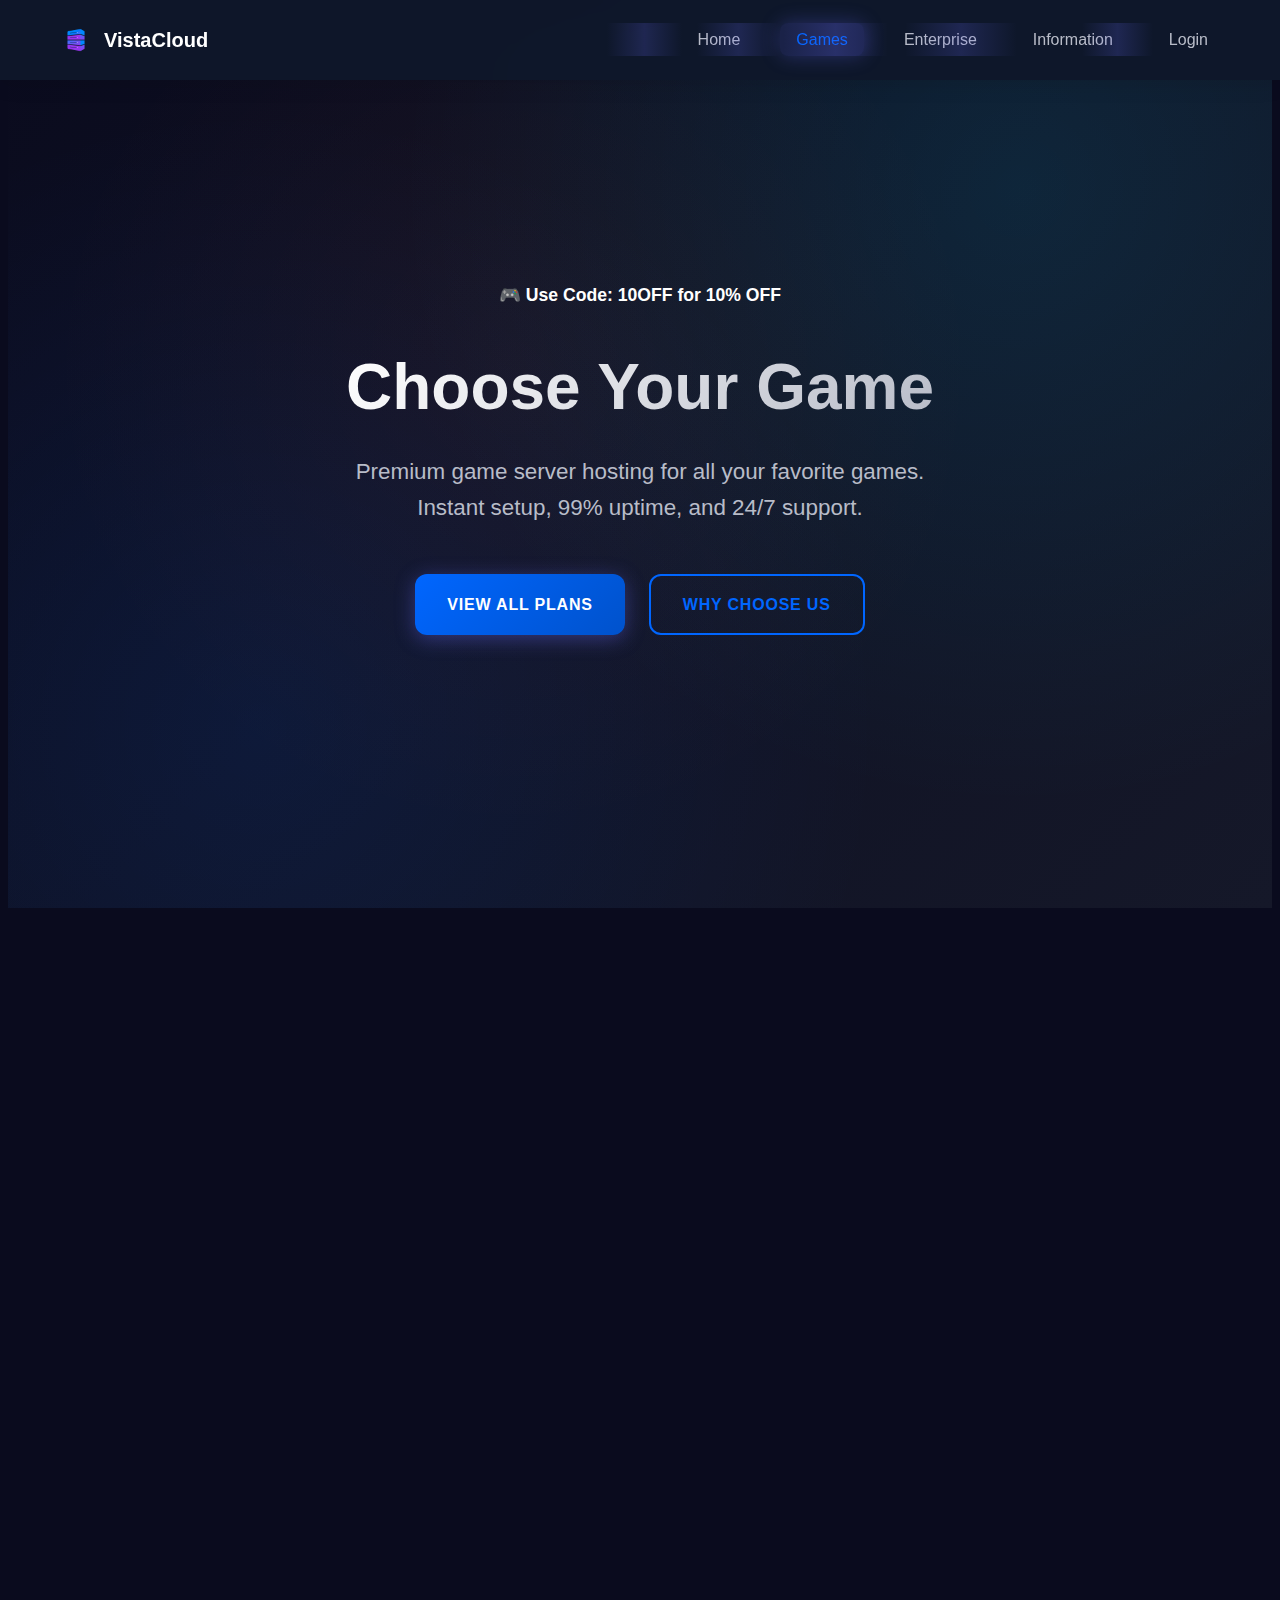
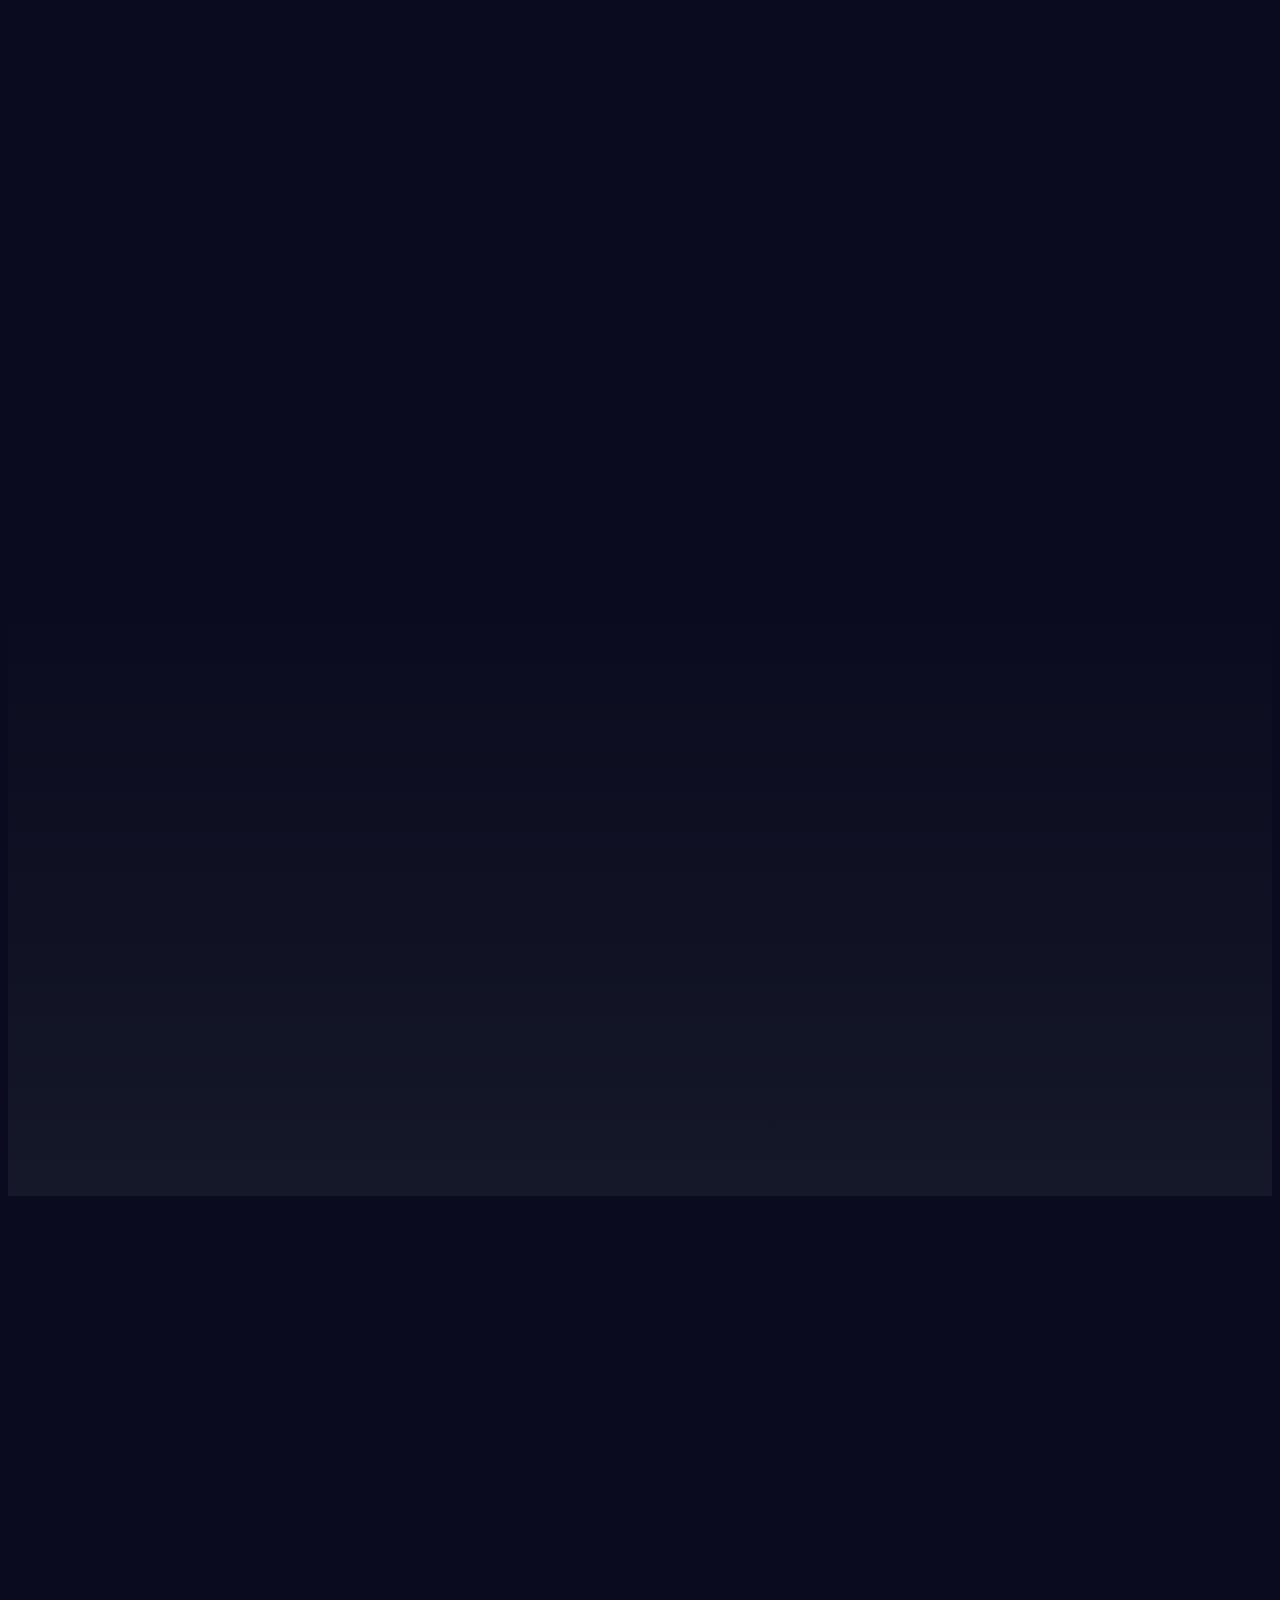
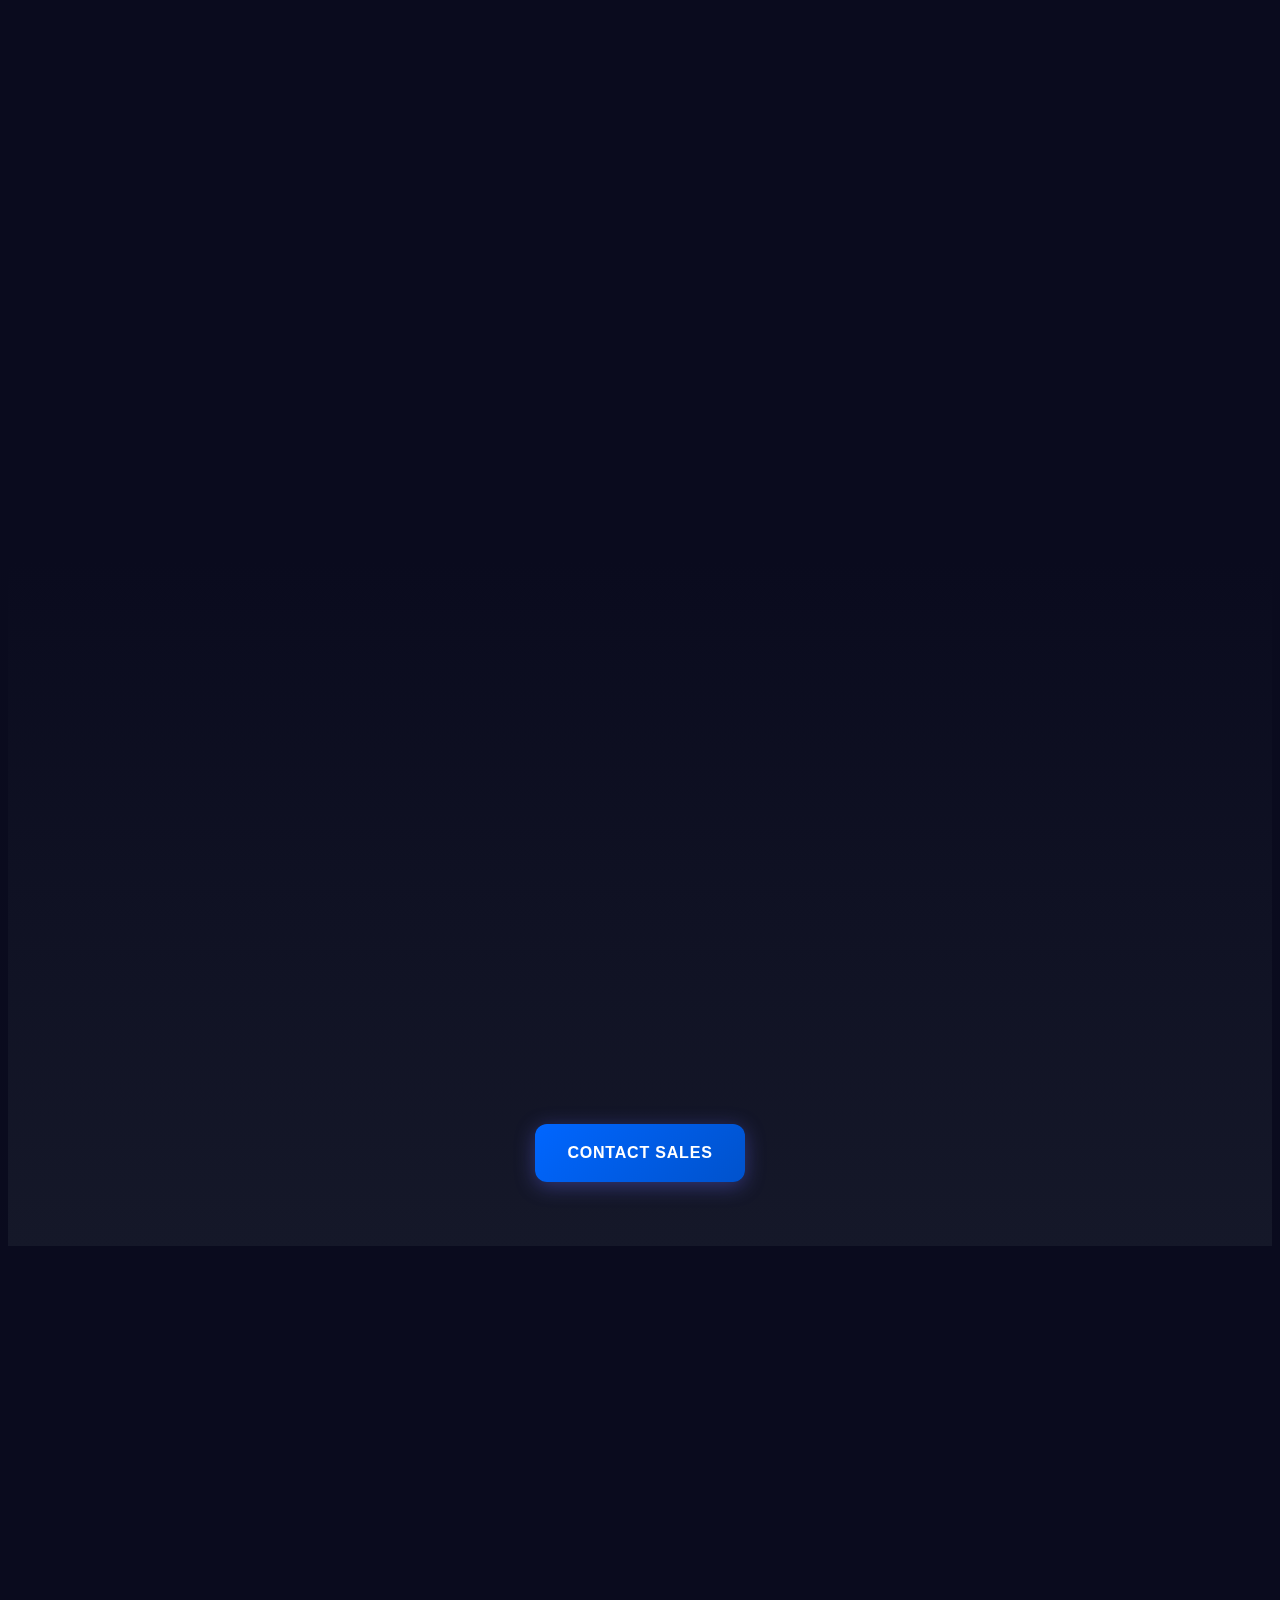
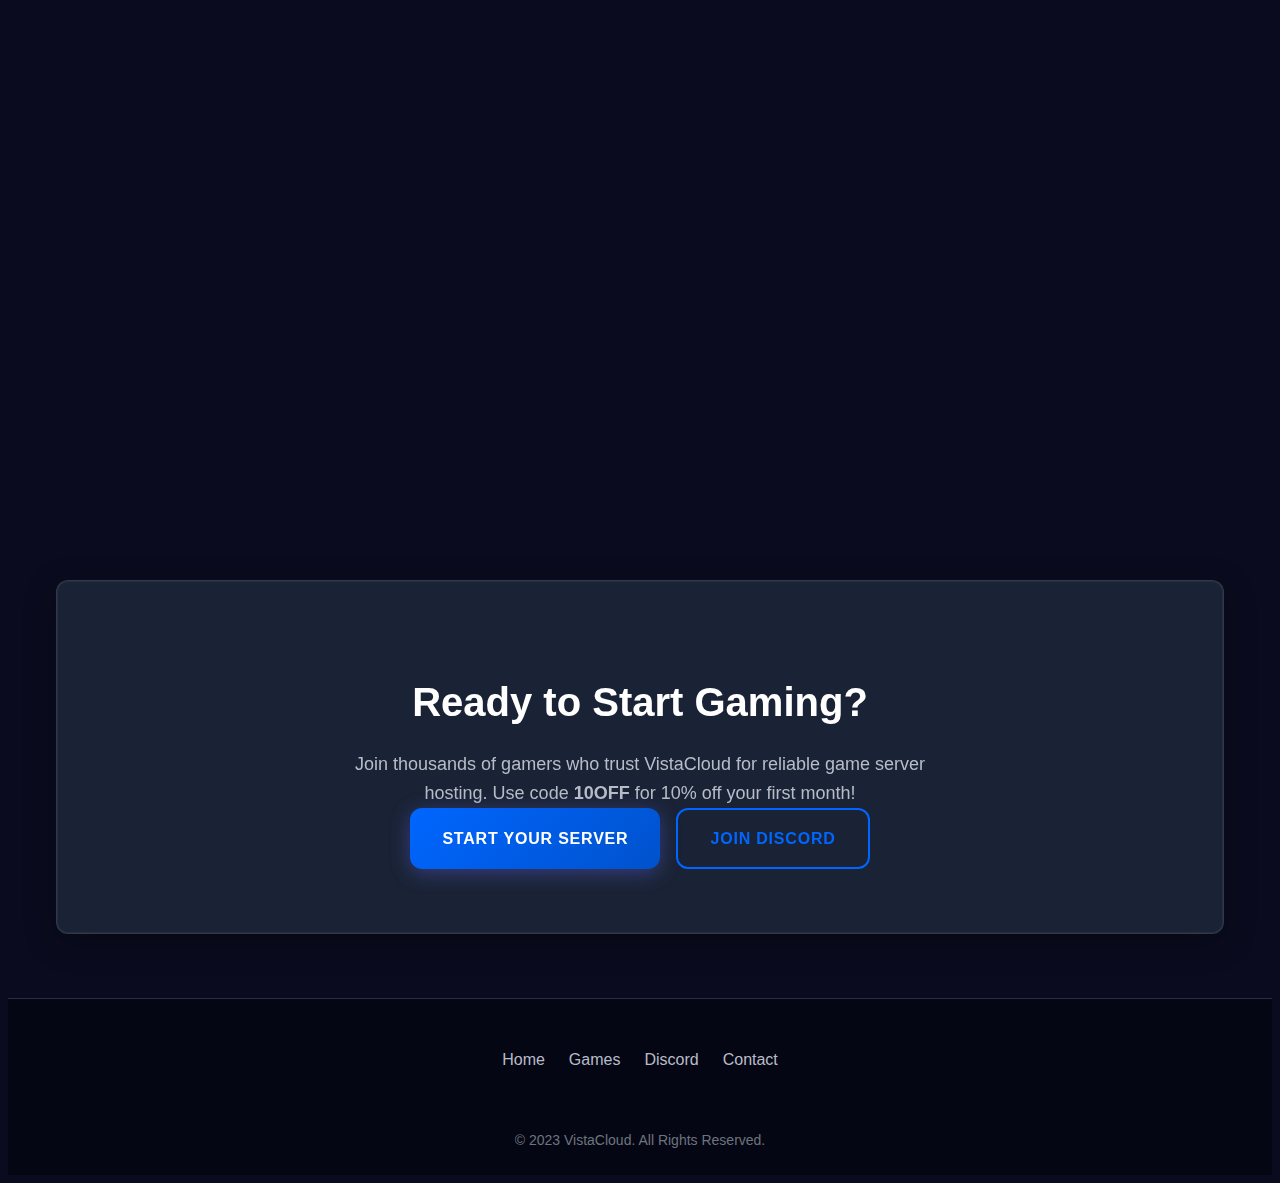
<file: Games.html>
<!DOCTYPE html>
<html lang="en">
<head>
    <meta charset="UTF-8">
    <meta name="viewport" content="width=device-width, initial-scale=1.0">
    <meta name="description" content="VistaCloud Game Hosting - Premium hosting for Minecraft, FiveM, and more games with instant setup and 99% uptime">
    <meta name="keywords" content="game hosting, minecraft hosting, fivem hosting, game servers, gaming hosting">
    <title>Game Hosting - VistaCloud</title>
    
    <!-- Google Fonts -->
    <link rel="preconnect" href="https://fonts.googleapis.com">
    <link rel="preconnect" href="https://fonts.gstatic.com" crossorigin>
    <link href="https://fonts.googleapis.com/css2?family=Inter:wght@300;400;500;600;700;800&family=JetBrains+Mono:wght@400;500;600&display=swap" rel="stylesheet">
    
    <!-- CSS -->
    <link rel="stylesheet" href="modern.css">
    
    <!-- Favicon -->
    <link rel="icon" type="image/x-icon" href="images/favicon.ico">
    
    <!-- Meta tags for SEO -->
    <meta property="og:title" content="Game Hosting - VistaCloud">
    <meta property="og:description" content="Premium game hosting for Minecraft, FiveM, and more with instant setup and 99% uptime">
    <meta property="og:type" content="website">
    <meta property="og:image" content="images/og-image.jpg">
    <meta name="theme-color" content="#6366f1">
</head>
<body>
    <!-- Navigation -->
    <nav class="navbar" id="navbar">
        <div class="nav-container">
            <a href="index.html" class="nav-logo">
                <img src="images/logo.webp" alt="VistaCloud Logo">
                <span>VistaCloud</span>
            </a>
            
            <ul class="nav-menu" id="nav-menu">
                <li><a href="index.html" class="nav-link">Home</a></li>
                <li><a href="Games.html" class="nav-link active">Games</a></li>
                <li><a href="#enterprise" class="nav-link">Enterprise</a></li>
                <li><a href="#information" class="nav-link">Information</a></li>
                <li><a href="https://portal.sunnynodes.com/" class="nav-link">Login</a></li>
            </ul>
            
            <button class="nav-toggle" id="nav-toggle">
                <span></span>
                <span></span>
                <span></span>
            </button>
        </div>
    </nav>

    <!-- Hero Section -->
    <section class="hero" id="home">
        <div class="particles">
            <div class="particle"></div>
            <div class="particle"></div>
            <div class="particle"></div>
            <div class="particle"></div>
            <div class="particle"></div>
            <div class="particle"></div>
            <div class="particle"></div>
            <div class="particle"></div>
            <div class="particle"></div>
            <div class="particle"></div>
        </div>
        <div class="hero-content animate-fadeInUp">
            <div class="mb-md">
                <span style="color: var(--accent-color); font-weight: 600; font-size: 1.1rem; animation: pulse 2s ease-in-out infinite;">🎮 Use Code: 10OFF for 10% OFF</span>
            </div>
            <h1 class="hero-title">Choose Your Game</h1>
            <p class="hero-subtitle">
                Premium game server hosting for all your favorite games. Instant setup, 99% uptime, and 24/7 support.
            </p>
            <div class="hero-actions">
                <a href="#pricing" class="btn btn-primary btn-lg">View All Plans</a>
                <a href="#features" class="btn btn-secondary btn-lg">Why Choose Us</a>
            </div>
        </div>
    </section>

    <!-- Games Grid -->
    <section class="section" id="games-grid">
        <div class="container">
            <div class="text-center mb-xl">
                <h2 class="animate-fadeInUp">Supported Games</h2>
                <p class="animate-fadeInUp" style="max-width: 600px; margin: 0 auto;">
                    We support a wide variety of games with optimized configurations and one-click installers
                </p>
            </div>
            
            <div class="grid grid-cols-3 gap-lg">
                <!-- FiveM -->
                <div class="card animate-fadeInUp game-card">
                    <div class="game-card-bg" style="background: linear-gradient(135deg, rgba(99, 102, 241, 0.1), rgba(34, 211, 238, 0.1));"></div>
                    <div style="text-align: center; padding: var(--space-xl) 0; position: relative; z-index: 2;">
                        <div class="game-icon" style="font-size: 4rem; margin-bottom: var(--space-md); animation: float 6s ease-in-out infinite;">🚗</div>
                        <h3 style="font-size: 1.5rem; margin-bottom: var(--space-sm); background: linear-gradient(135deg, #6366f1, #22d3ee); background-clip: text; -webkit-background-clip: text; -webkit-text-fill-color: transparent;">FiveM</h3>
                        <p style="color: var(--text-secondary); margin-bottom: var(--space-lg); font-size: 0.9rem;">
                            Multiplayer modification for GTAV with custom scripts and mods support
                        </p>
                        <div style="margin-bottom: var(--space-lg);">
                            <span style="color: var(--success-color); font-weight: 600;">✓ Instant Setup</span>
                            <span style="color: var(--success-color); font-weight: 600;">✓ Custom Frameworks</span>
                            <span style="color: var(--success-color); font-weight: 600;">✓ DDoS Protection</span>
                        </div>
                        <a href="FiveM.html" class="btn btn-primary">See Plans</a>
                    </div>
                </div>
                
                <!-- Minecraft -->
                <div class="card animate-fadeInUp game-card" style="animation-delay: 0.1s;">
                    <div class="game-card-bg" style="background: linear-gradient(135deg, rgba(245, 158, 11, 0.1), rgba(220, 38, 38, 0.1));"></div>
                    <div style="text-align: center; padding: var(--space-xl) 0; position: relative; z-index: 2;">
                        <div class="game-icon" style="font-size: 4rem; margin-bottom: var(--space-md); animation: float 6s ease-in-out infinite; animation-delay: 1s;">⛏️</div>
                        <h3 style="font-size: 1.5rem; margin-bottom: var(--space-sm); background: linear-gradient(135deg, #f59e0b, #dc2626); background-clip: text; -webkit-background-clip: text; -webkit-text-fill-color: transparent;">Minecraft</h3>
                        <p style="color: var(--text-secondary); margin-bottom: var(--space-lg); font-size: 0.9rem;">
                            Build, explore, and survive in the world's most popular sandbox game
                        </p>
                        <div style="margin-bottom: var(--space-lg);">
                            <span style="color: var(--success-color); font-weight: 600;">✓ Java & Bedrock</span>
                            <span style="color: var(--success-color); font-weight: 600;">✓ One-Click Mods</span>
                            <span style="color: var(--success-color); font-weight: 600;">✓ Free Backups</span>
                        </div>
                        <a href="Minecraft.html" class="btn btn-primary">See Plans</a>
                    </div>
                </div>
                
                <!-- Discord Bots -->
                <div class="card animate-fadeInUp game-card" style="animation-delay: 0.2s;">
                    <div class="game-card-bg" style="background: linear-gradient(135deg, rgba(34, 211, 238, 0.1), rgba(99, 102, 241, 0.1));"></div>
                    <div style="text-align: center; padding: var(--space-xl) 0; position: relative; z-index: 2;">
                        <div class="game-icon" style="font-size: 4rem; margin-bottom: var(--space-md); animation: float 6s ease-in-out infinite; animation-delay: 2s;">🤖</div>
                        <h3 style="font-size: 1.5rem; margin-bottom: var(--space-sm); background: linear-gradient(135deg, #22d3ee, #6366f1); background-clip: text; -webkit-background-clip: text; -webkit-text-fill-color: transparent;">Discord Bots</h3>
                        <p style="color: var(--text-secondary); margin-bottom: var(--space-lg); font-size: 0.9rem;">
                            Host powerful Discord bots with 24/7 uptime and reliable performance
                        </p>
                        <div style="margin-bottom: var(--space-lg);">
                            <span style="color: var(--success-color); font-weight: 600;">✓ 24/7 Uptime</span>
                            <span style="color: var(--success-color); font-weight: 600;">✓ Easy Deployment</span>
                            <span style="color: var(--success-color); font-weight: 600;">✓ Auto Restart</span>
                        </div>
                        <a href="Bots.html" class="btn btn-primary">See Plans</a>
                    </div>
                </div>
                
                <!-- Rust -->
                <div class="card animate-fadeInUp game-card" style="animation-delay: 0.3s;">
                    <div class="game-card-bg" style="background: linear-gradient(135deg, rgba(239, 68, 68, 0.1), rgba(245, 158, 11, 0.1));"></div>
                    <div style="text-align: center; padding: var(--space-xl) 0; position: relative; z-index: 2;">
                        <div class="game-icon" style="font-size: 4rem; margin-bottom: var(--space-md); animation: float 6s ease-in-out infinite; animation-delay: 3s;">🔫</div>
                        <h3 style="font-size: 1.5rem; margin-bottom: var(--space-sm); background: linear-gradient(135deg, #ef4444, #f59e0b); background-clip: text; -webkit-background-clip: text; -webkit-text-fill-color: transparent;">Rust</h3>
                        <p style="color: var(--text-secondary); margin-bottom: var(--space-lg); font-size: 0.9rem;">
                            Survive in a harsh open world with optimized Rust server hosting
                        </p>
                        <div style="margin-bottom: var(--space-lg);">
                            <span style="color: var(--success-color); font-weight: 600;">✓ Oxide Support</span>
                            <span style="color: var(--success-color); font-weight: 600;">✓ Instant Wipes</span>
                            <span style="color: var(--success-color); font-weight: 600;">✓ Low Ping</span>
                        </div>
                        <a href="Rust.html" class="btn btn-primary">See Plans</a>
                    </div>
                </div>
                
                <!-- Garry's Mod -->
                <div class="card animate-fadeInUp game-card" style="animation-delay: 0.4s;">
                    <div class="game-card-bg" style="background: linear-gradient(135deg, rgba(99, 102, 241, 0.1), rgba(34, 211, 238, 0.1));"></div>
                    <div style="text-align: center; padding: var(--space-xl) 0; position: relative; z-index: 2;">
                        <div class="game-icon" style="font-size: 4rem; margin-bottom: var(--space-md); animation: float 6s ease-in-out infinite; animation-delay: 4s;">🔧</div>
                        <h3 style="font-size: 1.5rem; margin-bottom: var(--space-sm); background: linear-gradient(135deg, #6366f1, #22d3ee); background-clip: text; -webkit-background-clip: text; -webkit-text-fill-color: transparent;">Garry's Mod</h3>
                        <p style="color: var(--text-secondary); margin-bottom: var(--space-lg); font-size: 0.9rem;">
                            Physics sandbox game with endless modding possibilities
                        </p>
                        <div style="margin-bottom: var(--space-lg);">
                            <span style="color: var(--success-color); font-weight: 600;">✓ Workshop Support</span>
                            <span style="color: var(--success-color); font-weight: 600;">✓ Addon Manager</span>
                            <span style="color: var(--success-color); font-weight: 600;">✓ FastDL</span>
                        </div>
                        <a href="Gmod.html" class="btn btn-primary">See Plans</a>
                    </div>
                </div>
                
                <!-- CS:GO -->
                <div class="card animate-fadeInUp game-card" style="animation-delay: 0.5s;">
                    <div class="game-card-bg" style="background: linear-gradient(135deg, rgba(245, 158, 11, 0.1), rgba(239, 68, 68, 0.1));"></div>
                    <div style="text-align: center; padding: var(--space-xl) 0; position: relative; z-index: 2;">
                        <div class="game-icon" style="font-size: 4rem; margin-bottom: var(--space-md); animation: float 6s ease-in-out infinite; animation-delay: 5s;">💣</div>
                        <h3 style="font-size: 1.5rem; margin-bottom: var(--space-sm); background: linear-gradient(135deg, #f59e0b, #ef4444); background-clip: text; -webkit-background-clip: text; -webkit-text-fill-color: transparent;">CS:GO</h3>
                        <p style="color: var(--text-secondary); margin-bottom: var(--space-lg); font-size: 0.9rem;">
                            Competitive FPS gaming with low latency and stable servers
                        </p>
                        <div style="margin-bottom: var(--space-lg);">
                            <span style="color: var(--success-color); font-weight: 600;">✓ 128 Tick</span>
                            <span style="color: var(--success-color); font-weight: 600;">✓ Custom Maps</span>
                            <span style="color: var(--success-color); font-weight: 600;">✓ Plugins Support</span>
                        </div>
                        <a href="CSGO.html" class="btn btn-primary">See Plans</a>
                    </div>
                </div>
            </div>
        </div>
    </section>

    <!-- Features Section -->
    <section class="section features" id="features">
        <div class="container">
            <div class="text-center mb-xl">
                <h2 class="animate-fadeInUp">Why Choose Our Game Hosting?</h2>
                <p class="animate-fadeInUp" style="max-width: 600px; margin: 0 auto;">
                    All game servers come with these premium features as standard
                </p>
            </div>
            
            <div class="grid grid-cols-4 gap-lg">
                <div class="card feature-card animate-fadeInUp">
                    <div class="feature-icon">⚡</div>
                    <h3 class="feature-title">Instant Setup</h3>
                    <p class="feature-description">
                        Your server is ready to play in minutes, not hours
                    </p>
                </div>
                
                <div class="card feature-card animate-fadeInUp" style="animation-delay: 0.1s;">
                    <div class="feature-icon">🛡️</div>
                    <h3 class="feature-title">DDoS Protection</h3>
                    <p class="feature-description">
                        Enterprise-grade protection keeps your server online
                    </p>
                </div>
                
                <div class="card feature-card animate-fadeInUp" style="animation-delay: 0.2s;">
                    <div class="feature-icon">💾</div>
                    <h3 class="feature-title">Auto Backups</h3>
                    <p class="feature-description">
                        Automatic daily backups with one-click restore
                    </p>
                </div>
                
                <div class="card feature-card animate-fadeInUp" style="animation-delay: 0.3s;">
                    <div class="feature-icon">🎛️</div>
                    <h3 class="feature-title">Easy Control</h3>
                    <p class="feature-description">
                        Modern control panel with intuitive management tools
                    </p>
                </div>
            </div>
        </div>
    </section>

    <!-- Pricing Section -->
    <section class="section" id="pricing">
        <div class="container">
            <div class="text-center mb-xl">
                <h2 class="animate-fadeInUp">Simple Pricing</h2>
                <p class="animate-fadeInUp" style="max-width: 600px; margin: 0 auto;">
                    Choose the perfect plan for your gaming needs. All plans include our premium features.
                </p>
            </div>
            
            <div class="grid grid-cols-3 gap-lg">
                <div class="card pricing-card animate-fadeInUp">
                    <h3 class="pricing-name">Starter</h3>
                    <div class="pricing-price">
                        $5<span>/month</span>
                    </div>
                    <ul class="pricing-features">
                        <li>2 GB RAM</li>
                        <li>Unlimited Slots</li>
                        <li>20 GB NVMe Storage</li>
                        <li>Basic DDoS Protection</li>
                        <li>99% Uptime</li>
                        <li>Email Support</li>
                    </ul>
                    <a href="https://portal.sunnynodes.com/" class="btn btn-secondary w-full">Get Started</a>
                </div>
                
                <div class="card pricing-card featured animate-fadeInUp" style="animation-delay: 0.1s;">
                    <div class="pricing-badge">MOST POPULAR</div>
                    <h3 class="pricing-name">Professional</h3>
                    <div class="pricing-price">
                        $15<span>/month</span>
                    </div>
                    <ul class="pricing-features">
                        <li>6 GB RAM</li>
                        <li>Unlimited Slots</li>
                        <li>80 GB NVMe Storage</li>
                        <li>Advanced DDoS Protection</li>
                        <li>99.9% Uptime</li>
                        <li>Priority Support</li>
                        <li>Free Domain</li>
                    </ul>
                    <a href="https://portal.sunnynodes.com/" class="btn btn-primary w-full">Get Started</a>
                </div>
                
                <div class="card pricing-card animate-fadeInUp" style="animation-delay: 0.2s;">
                    <h3 class="pricing-name">Enterprise</h3>
                    <div class="pricing-price">
                        $30<span>/month</span>
                    </div>
                    <ul class="pricing-features">
                        <li>12 GB RAM</li>
                        <li>Unlimited Slots</li>
                        <li>160 GB NVMe Storage</li>
                        <li>Enterprise DDoS Protection</li>
                        <li>99.99% Uptime</li>
                        <li>24/7 Support</li>
                        <li>Custom Solutions</li>
                    </ul>
                    <a href="https://portal.sunnynodes.com/" class="btn btn-secondary w-full">Contact Sales</a>
                </div>
            </div>
        </div>
    </section>

    <!-- Enterprise Section -->
    <section class="section features" id="enterprise">
        <div class="container">
            <div class="text-center mb-xl">
                <h2 class="animate-fadeInUp">Enterprise Solutions</h2>
                <p class="animate-fadeInUp" style="max-width: 600px; margin: 0 auto;">
                    Custom hosting solutions for large-scale gaming communities and businesses
                </p>
            </div>
            
            <div class="grid grid-cols-3 gap-lg">
                <div class="card animate-fadeInUp">
                    <div class="feature-icon">🏢</div>
                    <h3 class="feature-title">Dedicated Infrastructure</h3>
                    <p class="feature-description">
                        Full dedicated servers with custom configurations for maximum performance and control
                    </p>
                </div>
                
                <div class="card animate-fadeInUp" style="animation-delay: 0.1s;">
                    <div class="feature-icon">🛡️</div>
                    <h3 class="feature-title">Enterprise Security</h3>
                    <p class="feature-description">
                        Advanced DDoS protection, firewalls, and security monitoring for complete peace of mind
                    </p>
                </div>
                
                <div class="card animate-fadeInUp" style="animation-delay: 0.2s;">
                    <div class="feature-icon">👥</div>
                    <h3 class="feature-title">24/7 Support</h3>
                    <p class="feature-description">
                        Dedicated account manager and priority support team available around the clock
                    </p>
                </div>
            </div>
            
            <div class="text-center mt-xl">
                <a href="https://portal.sunnynodes.com/" class="btn btn-primary btn-lg">Contact Sales</a>
            </div>
        </div>
    </section>

    <!-- Information Section -->
    <section class="section" id="information">
        <div class="container">
            <div class="text-center mb-xl">
                <h2 class="animate-fadeInUp">Resources & Information</h2>
                <p class="animate-fadeInUp" style="max-width: 600px; margin: 0 auto;">
                    Everything you need to know about our hosting services and how to get started
                </p>
            </div>
            
            <div class="grid grid-cols-2 gap-lg">
                <div class="card animate-fadeInUp">
                    <h3 style="margin-bottom: var(--space-md);">📚 Knowledge Base</h3>
                    <p style="color: var(--text-secondary); margin-bottom: var(--space-lg);">
                        Comprehensive guides, tutorials, and documentation to help you get the most out of your servers.
                    </p>
                    <a href="#" class="btn btn-secondary">View Documentation</a>
                </div>
                
                <div class="card animate-fadeInUp" style="animation-delay: 0.1s;">
                    <h3 style="margin-bottom: var(--space-md);">💬 Community Support</h3>
                    <p style="color: var(--text-secondary); margin-bottom: var(--space-lg);">
                        Join our Discord community to connect with other server owners and get help from our support team.
                    </p>
                    <a href="https://discord.gg/5FUN22xqtW" class="btn btn-secondary">Join Discord</a>
                </div>
                
                <div class="card animate-fadeInUp" style="animation-delay: 0.2s;">
                    <h3 style="margin-bottom: var(--space-md);">🔧 API Access</h3>
                    <p style="color: var(--text-secondary); margin-bottom: var(--space-lg);">
                        Developer-friendly API for automated server management and integration with your existing tools.
                    </p>
                    <a href="#" class="btn btn-secondary">API Documentation</a>
                </div>
                
                <div class="card animate-fadeInUp" style="animation-delay: 0.3s;">
                    <h3 style="margin-bottom: var(--space-md);">📊 Status Page</h3>
                    <p style="color: var(--text-secondary); margin-bottom: var(--space-lg);">
                        Real-time monitoring of our infrastructure performance and uptime statistics.
                    </p>
                    <a href="#" class="btn btn-secondary">Check Status</a>
                </div>
            </div>
        </div>
    </section>

    <!-- CTA Section -->
    <section class="section" id="cta">
        <div class="container">
            <div class="card card-glass text-center" style="padding: var(--space-3xl);">
                <h2 class="mb-lg">Ready to Start Gaming?</h2>
                <p class="mb-xl" style="max-width: 600px; margin: 0 auto;">
                    Join thousands of gamers who trust VistaCloud for reliable game server hosting. 
                    Use code <strong>10OFF</strong> for 10% off your first month!
                </p>
                <div class="flex gap-md justify-center flex-wrap">
                    <a href="https://portal.sunnynodes.com/" class="btn btn-primary btn-lg">Start Your Server</a>
                    <a href="https://discord.gg/5FUN22xqtW" class="btn btn-secondary btn-lg">Join Discord</a>
                </div>
            </div>
        </div>
    </section>

    <!-- Footer -->
    <footer class="footer">
        <div class="footer-content">
            <div class="footer-links">
                <a href="index.html" class="footer-link">Home</a>
                <a href="Games.html" class="footer-link">Games</a>
                <a href="https://discord.gg/5FUN22xqtW" class="footer-link">Discord</a>
                <a href="mailto:support@vistacloud.org" class="footer-link">Contact</a>
            </div>
            <div class="footer-copyright">
                © 2023 VistaCloud. All Rights Reserved.
            </div>
        </div>
    </footer>

    <!-- Configuration Files -->
    <script src="configs/site-config.js"></script>
    <script src="configs/pricing-config.js"></script>
    <script src="configs/advertising-config.js"></script>
    <script src="configs/games-config.js"></script>
    <script src="configs/config-loader.js"></script>
    
    <!-- JavaScript -->
    <script>
        // Navigation functionality
        const navbar = document.getElementById('navbar');
        const navToggle = document.getElementById('nav-toggle');
        const navMenu = document.getElementById('nav-menu');
        const navLinks = document.querySelectorAll('.nav-link');

        // Mobile menu toggle
        navToggle.addEventListener('click', () => {
            navToggle.classList.toggle('active');
            navMenu.classList.toggle('active');
        });

        // Close mobile menu when clicking on a link
        navLinks.forEach(link => {
            link.addEventListener('click', () => {
                navToggle.classList.remove('active');
                navMenu.classList.remove('active');
            });
        });

        // Navbar scroll effect
        window.addEventListener('scroll', () => {
            if (window.scrollY > 50) {
                navbar.classList.add('navbar-scrolled');
            } else {
                navbar.classList.remove('navbar-scrolled');
            }
        });

        // Smooth scrolling for anchor links
        document.querySelectorAll('a[href^="#"]').forEach(anchor => {
            anchor.addEventListener('click', function (e) {
                e.preventDefault();
                const target = document.querySelector(this.getAttribute('href'));
                if (target) {
                    target.scrollIntoView({
                        behavior: 'smooth',
                        block: 'start'
                    });
                }
            });
        });

        // Animation on scroll
        const animateElements = document.querySelectorAll('.animate-fadeInUp, .animate-fadeIn, .animate-slideInLeft');
        
        const animationObserver = new IntersectionObserver((entries) => {
            entries.forEach(entry => {
                if (entry.isIntersecting) {
                    entry.target.style.opacity = '1';
                    entry.target.style.transform = 'translateY(0) translateX(0)';
                }
            });
        }, {
            threshold: 0.1
        });

        // Set initial state for animations
        animateElements.forEach(element => {
            element.style.opacity = '0';
            element.style.transform = 'translateY(30px)';
            element.style.transition = 'all 0.6s ease-out';
        });

        animateElements.forEach(element => {
            animationObserver.observe(element);
        });

        // Parallax effect for hero section (subtle and performant)
        let ticking = false;
        function updateParallax() {
            const scrolled = window.pageYOffset;
            const hero = document.querySelector('.hero');
            if (hero && scrolled < window.innerHeight) {
                const parallaxAmount = scrolled * 0.3; // Reduced from 0.5 to 0.3
                hero.style.transform = `translateY(${parallaxAmount}px)`;
            }
            ticking = false;
        }

        window.addEventListener('scroll', () => {
            if (!ticking) {
                requestAnimationFrame(updateParallax);
                ticking = true;
            }
        });

        // Initialize configuration system
        async function initializeConfigs() {
            const configs = await window.configSystem.init();
            if (configs) {
                console.log('Configuration system loaded successfully');
                // You can now use configs.renderer to render dynamic content
                // Example: document.querySelector('.pricing-grid').innerHTML = configs.renderer.renderPricingCards('gamesPagePlans');
            }
        }

        // Initialize configs when DOM is loaded
        document.addEventListener('DOMContentLoaded', initializeConfigs);
    </script>
</body>
</html>
</file>
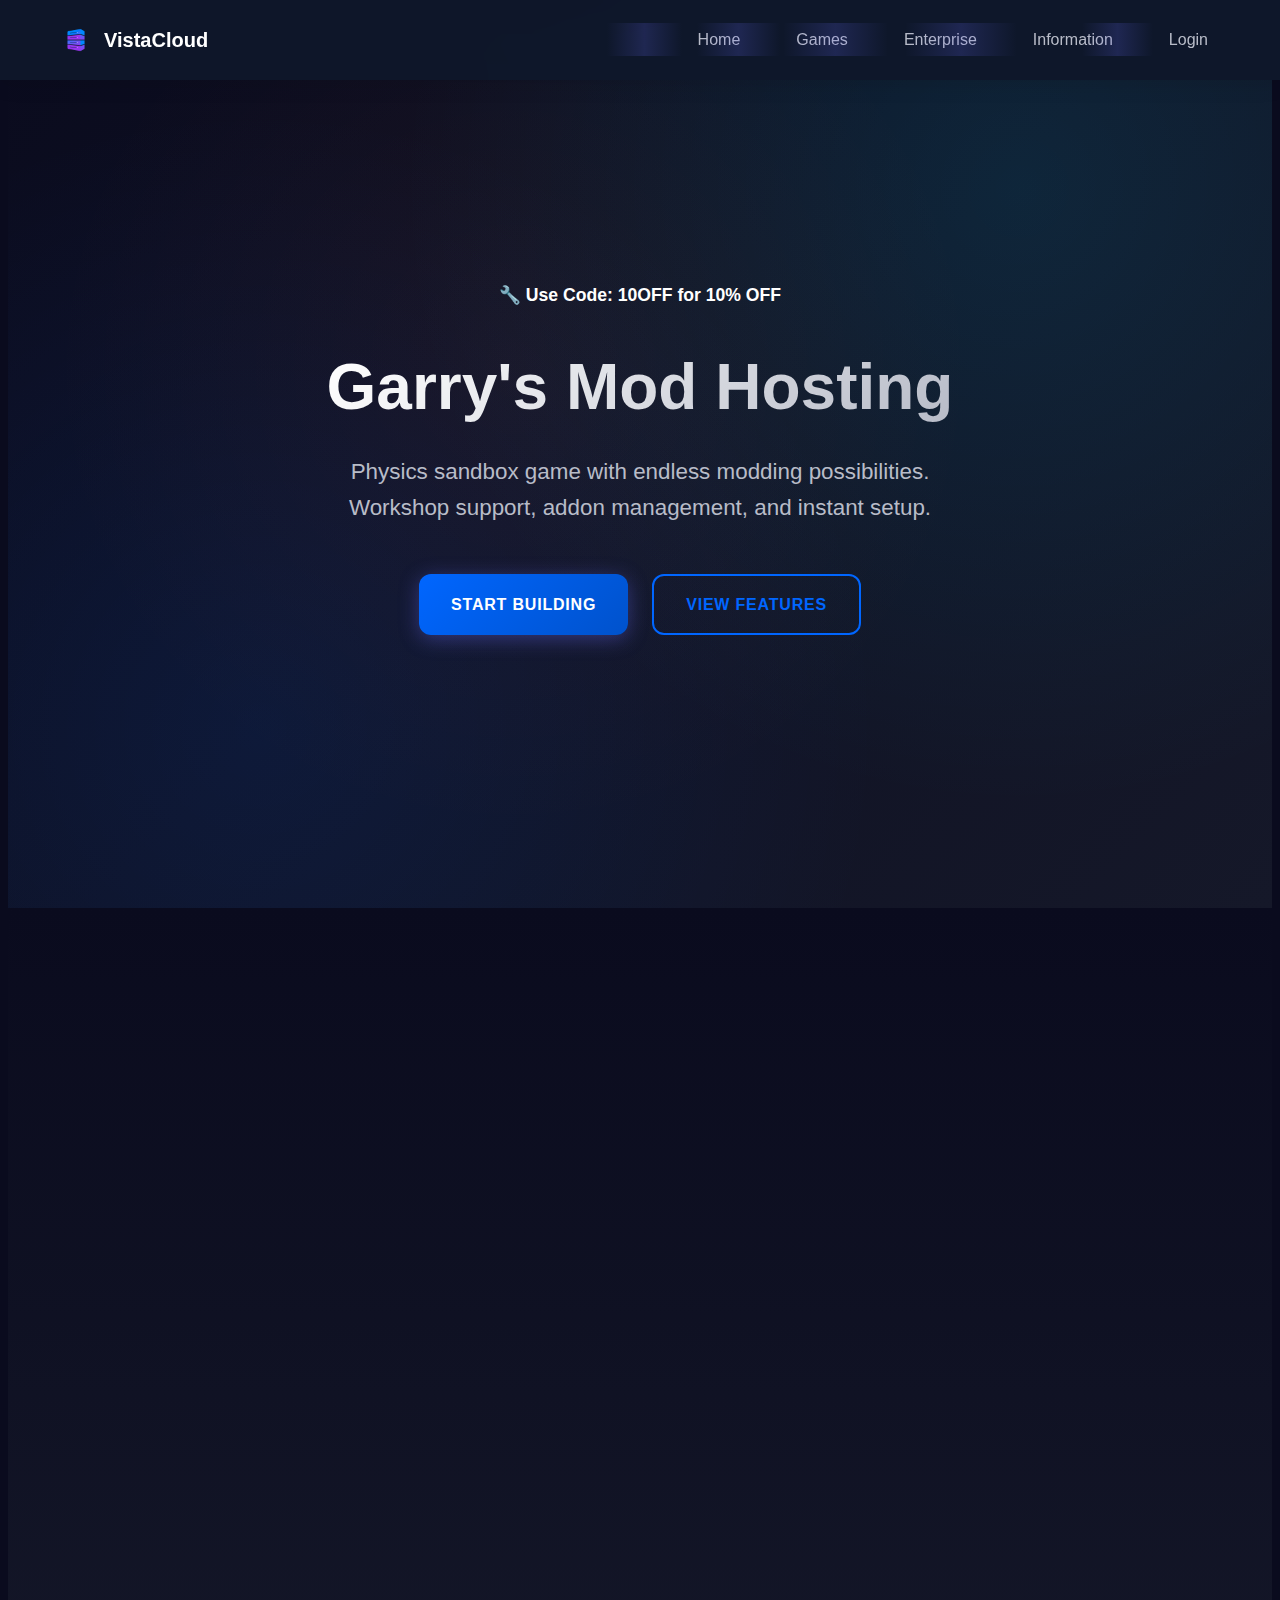
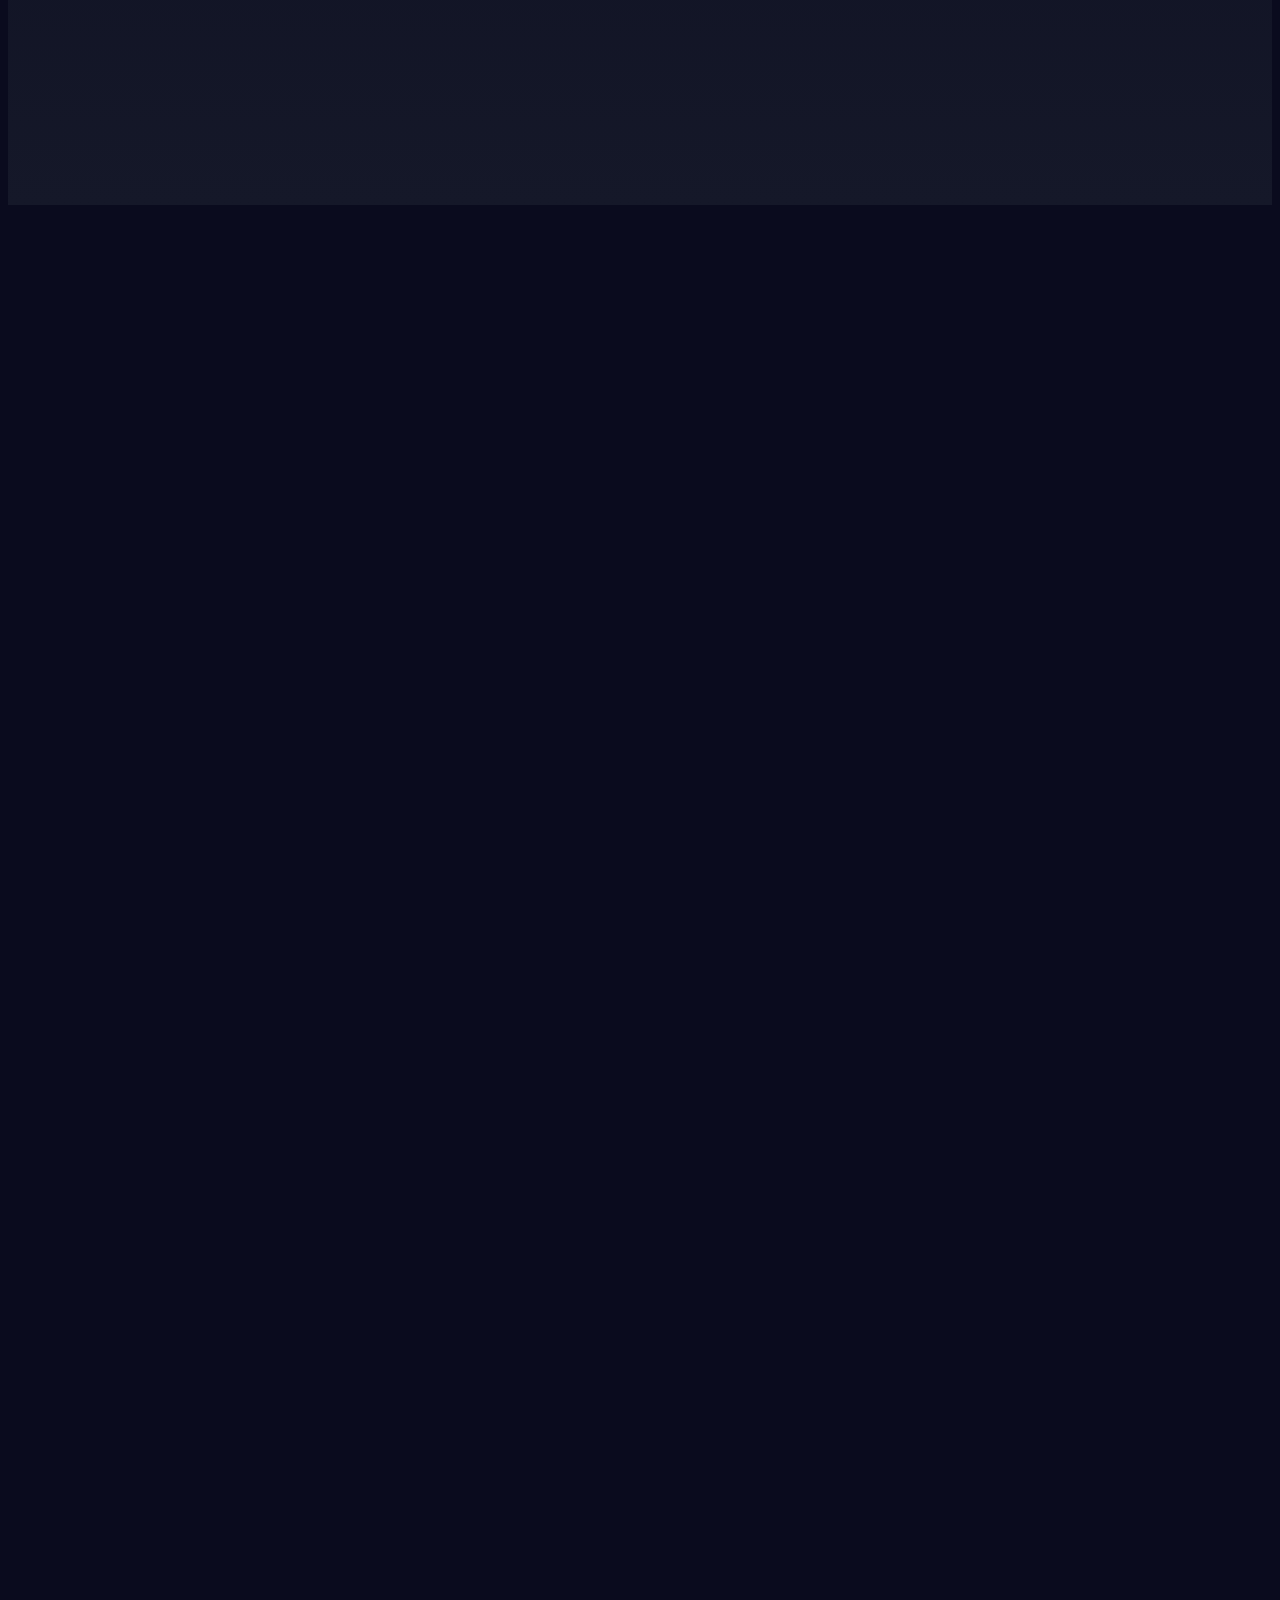
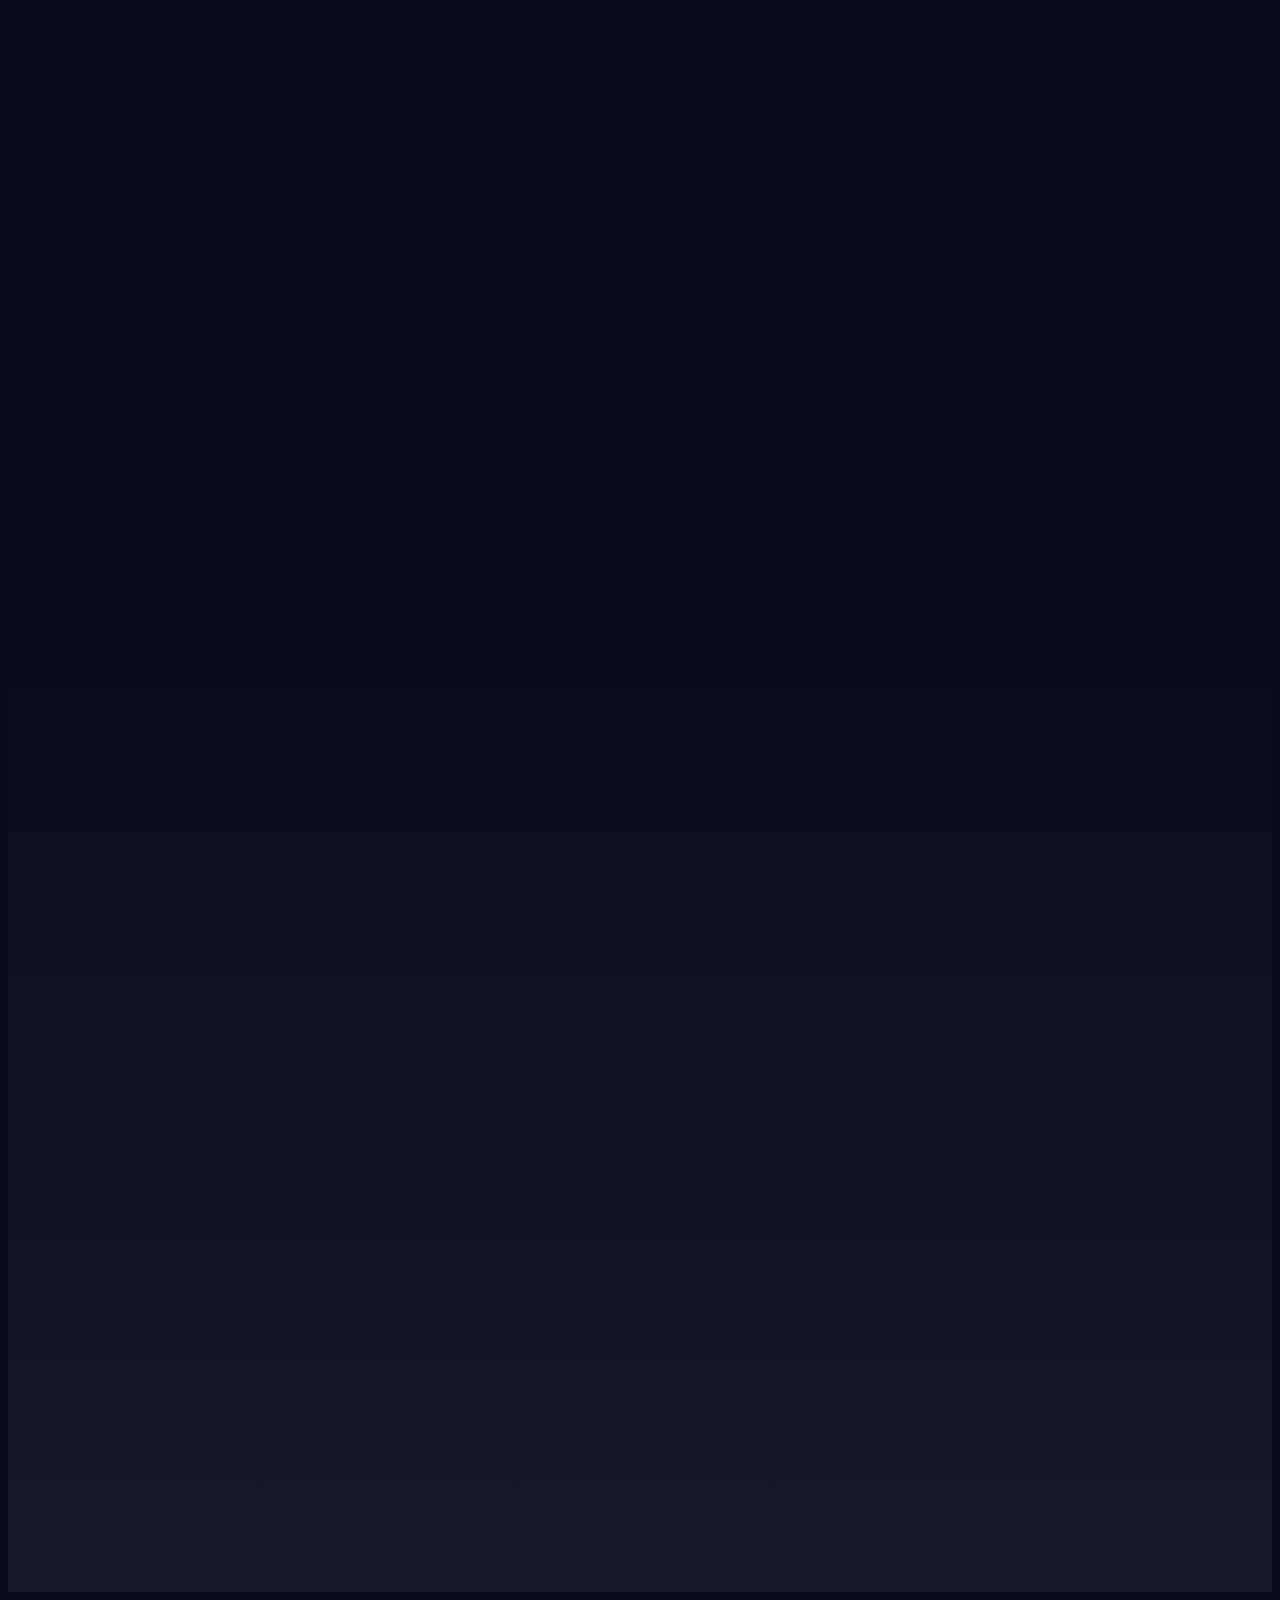
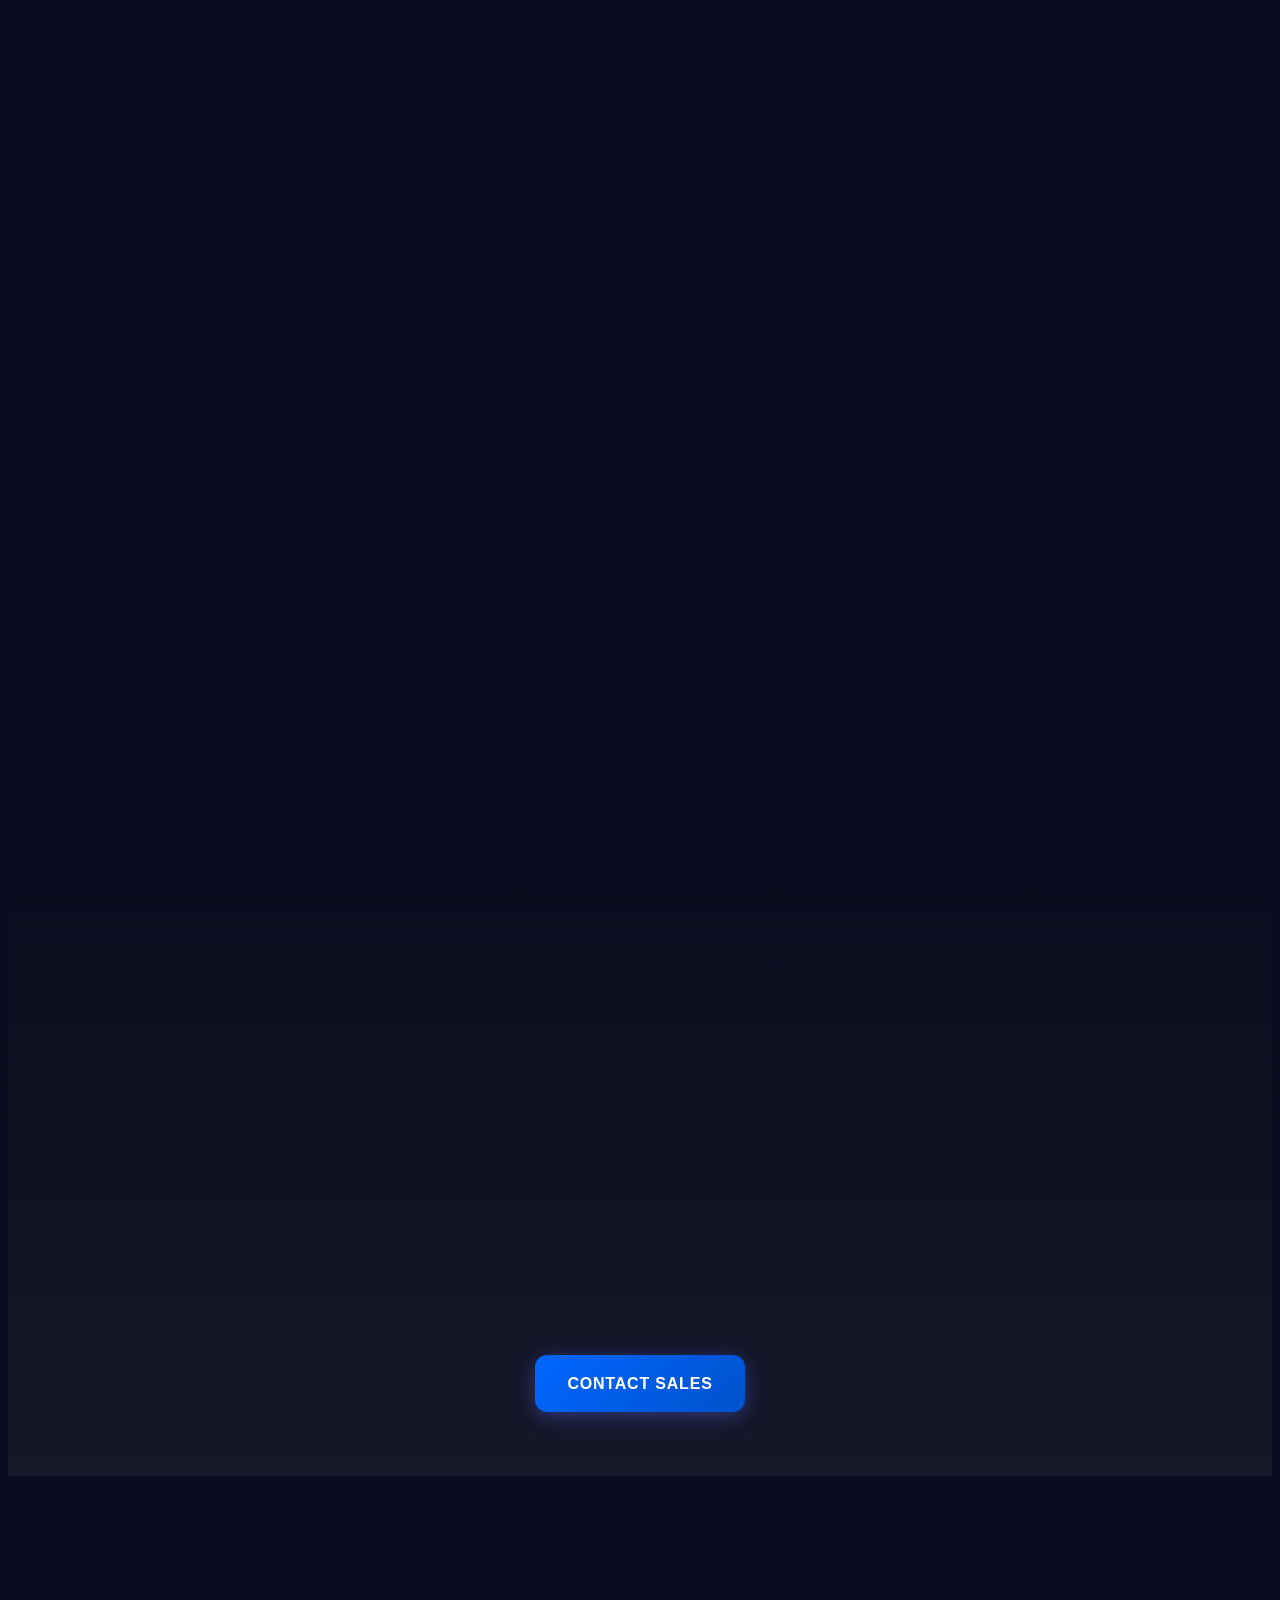
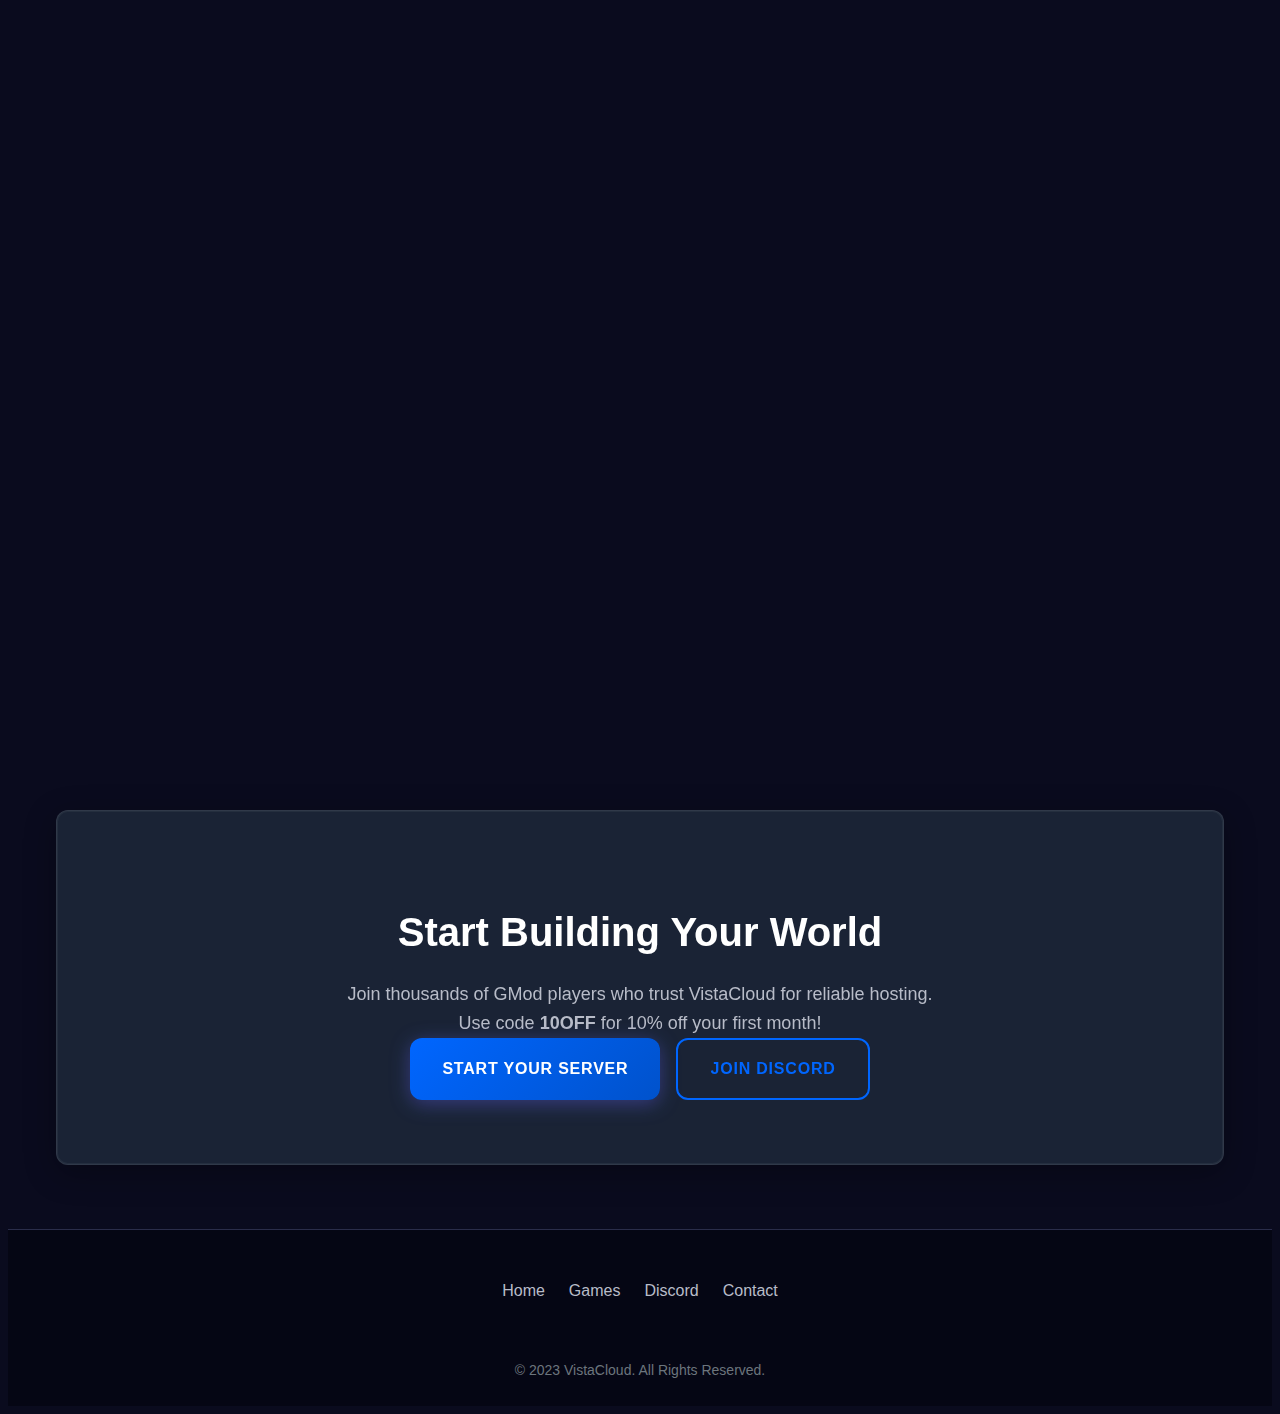
<file: Gmod.html>
<!DOCTYPE html>
<html lang="en">
<head>
    <meta charset="UTF-8">
    <meta name="viewport" content="width=device-width, initial-scale=1.0">
    <meta name="description" content="Garry's Mod Server Hosting - Premium GMod hosting with Workshop support, addon management, FastDL, and 99.9% uptime">
    <meta name="keywords" content="garry's mod hosting, gmod server, garrysmod, gmod hosting, sandbox game hosting">
    <title>Garry's Mod Hosting - VistaCloud</title>
    
    <!-- Google Fonts -->
    <link rel="preconnect" href="https://fonts.googleapis.com">
    <link rel="preconnect" href="https://fonts.gstatic.com" crossorigin>
    <link href="https://fonts.googleapis.com/css2?family=Inter:wght@300;400;500;600;700;800&family=JetBrains+Mono:wght@400;500;600&display=swap" rel="stylesheet">
    
    <!-- CSS -->
    <link rel="stylesheet" href="modern.css">
    
    <!-- Favicon -->
    <link rel="icon" type="image/x-icon" href="images/favicon.ico">
    
    <!-- Meta tags for SEO -->
    <meta property="og:title" content="Garry's Mod Hosting - VistaCloud">
    <meta property="og:description" content="Premium Garry's Mod server hosting with Workshop support, addon management, FastDL, and 99.9% uptime">
    <meta property="og:type" content="website">
    <meta property="og:image" content="images/og-image.jpg">
    <meta name="theme-color" content="#6366f1">
</head>
<body>
    <!-- Navigation -->
    <nav class="navbar" id="navbar">
        <div class="nav-container">
            <a href="index.html" class="nav-logo">
                <img src="images/logo.webp" alt="VistaCloud Logo">
                <span>VistaCloud</span>
            </a>
            
            <ul class="nav-menu" id="nav-menu">
                <li><a href="index.html" class="nav-link">Home</a></li>
                <li><a href="Games.html" class="nav-link">Games</a></li>
                <li><a href="#enterprise" class="nav-link">Enterprise</a></li>
                <li><a href="#information" class="nav-link">Information</a></li>
                <li><a href="https://portal.sunnynodes.com/" class="nav-link">Login</a></li>
            </ul>
            
            <button class="nav-toggle" id="nav-toggle">
                <span></span>
                <span></span>
                <span></span>
            </button>
        </div>
    </nav>

    <!-- Hero Section -->
    <section class="hero" id="home">
        <div class="hero-content animate-fadeInUp">
            <div class="mb-md">
                <span style="color: var(--accent-color); font-weight: 600; font-size: 1.1rem;">🔧 Use Code: 10OFF for 10% OFF</span>
            </div>
            <h1 class="hero-title">Garry's Mod Hosting</h1>
            <p class="hero-subtitle">
                Physics sandbox game with endless modding possibilities. Workshop support, addon management, and instant setup.
            </p>
            <div class="hero-actions">
                <a href="#pricing" class="btn btn-primary btn-lg">Start Building</a>
                <a href="#features" class="btn btn-secondary btn-lg">View Features</a>
            </div>
        </div>
    </section>

    <!-- Features Section -->
    <section class="section features" id="features">
        <div class="container">
            <div class="text-center mb-xl">
                <h2 class="animate-fadeInUp">Why Choose Our GMod Hosting?</h2>
                <p class="animate-fadeInUp" style="max-width: 600px; margin: 0 auto;">
                    Everything you need for the ultimate sandbox gaming experience
                </p>
            </div>
            
            <div class="grid grid-cols-3 gap-lg">
                <div class="card feature-card animate-fadeInUp">
                    <div class="feature-icon">🛠️</div>
                    <h3 class="feature-title">Workshop Support</h3>
                    <p class="feature-description">
                        Full Steam Workshop integration with automatic addon synchronization
                    </p>
                </div>
                
                <div class="card feature-card animate-fadeInUp" style="animation-delay: 0.1s;">
                    <div class="feature-icon">⚡</div>
                    <h3 class="feature-title">FastDL</h3>
                    <p class="feature-description">
                        High-speed download server for custom content and addons
                    </p>
                </div>
                
                <div class="card feature-card animate-fadeInUp" style="animation-delay: 0.2s;">
                    <div class="feature-icon">🔧</div>
                    <h3 class="feature-title">Addon Manager</h3>
                    <p class="feature-description">
                        Easy-to-use addon management system with one-click installation
                    </p>
                </div>
                
                <div class="card feature-card animate-fadeInUp" style="animation-delay: 0.3s;">
                    <div class="feature-icon">🛡️</div>
                    <h3 class="feature-title">DDoS Protection</h3>
                    <p class="feature-description">
                        Enterprise-grade protection keeps your server online during attacks
                    </p>
                </div>
                
                <div class="card feature-card animate-fadeInUp" style="animation-delay: 0.4s;">
                    <div class="feature-icon">💾</div>
                    <h3 class="feature-title">Auto Backups</h3>
                    <p class="feature-description">
                        Automatic server backups with one-click restore to protect your creations
                    </p>
                </div>
                
                <div class="card feature-card animate-fadeInUp" style="animation-delay: 0.5s;">
                    <div class="feature-icon">🎮</div>
                    <h3 class="feature-title">Custom Content</h3>
                    <p class="feature-description">
                        Support for custom maps, models, skins, and game modes
                    </p>
                </div>
            </div>
        </div>
    </section>

    <!-- GMod Features Section -->
    <section class="section" id="gmod-features">
        <div class="container">
            <div class="text-center mb-xl">
                <h2 class="animate-fadeInUp">GMod Server Features</h2>
                <p class="animate-fadeInUp" style="max-width: 600px; margin: 0 auto;">
                    Optimized specifically for GMod with advanced features and tools
                </p>
            </div>
            
            <div class="grid grid-cols-2 gap-lg">
                <div class="card animate-fadeInUp">
                    <div style="text-align: center; padding: var(--space-xl) 0;">
                        <h3 style="font-size: 1.5rem; margin-bottom: var(--space-md);">🎨 Customization</h3>
                        <p style="color: var(--text-secondary); margin-bottom: var(--space-lg);">
                            Extensive customization options with thousands of addons and mods
                        </p>
                        <div style="margin-bottom: var(--space-lg); text-align: left;">
                            <h4 style="font-size: 1.1rem; margin-bottom: var(--space-sm); color: var(--text-primary);">Features:</h4>
                            <ul style="list-style: none; padding: 0;">
                                <li style="padding: var(--space-xs) 0;">✅ Custom player models</li>
                                <li style="padding: var(--space-xs) 0;">✅ Weapon skins</li>
                                <li style="padding: var(--space-xs) 0;">✅ Vehicle mods</li>
                                <li style="padding: var(--space-xs) 0;">✅ Custom maps</li>
                            </ul>
                        </div>
                        <a href="#pricing" class="btn btn-primary">Get Started</a>
                    </div>
                </div>
                
                <div class="card animate-fadeInUp" style="animation-delay: 0.1s;">
                    <div style="text-align: center; padding: var(--space-xl) 0;">
                        <h3 style="font-size: 1.5rem; margin-bottom: var(--space-md);">🎮 Game Modes</h3>
                        <p style="color: var="text-secondary); margin-bottom: var(--space-lg);">
                            Support for all popular game modes and custom server rules
                        </p>
                        <div style="margin-bottom: var(--space-lg); text-align: left;">
                            <h4 style="font-size: 1.1rem; margin-bottom: var(--space-sm); color: var(--text-primary);">Popular Modes:</h4>
                            <ul style="list-style: none; padding: 0;">
                                <li style="padding: var(--space-xs) 0;">✅ DarkRP</li>
                                <li style="padding: var(--space-xs) 0;">✅ TTT</li>
                                <li style="padding: var(--space-xs) 0;">✅ Prop Hunt</li>
                                <li style="padding: var(--space-xs) 0;">✅ Zombie Survival</li>
                            </ul>
                        </div>
                        <a href="#pricing" class="btn btn-primary">Get Started</a>
                    </div>
                </div>
            </div>
            
            <div class="grid grid-cols-2 gap-lg" style="margin-top: var(--space-lg);">
                <div class="card animate-fadeInUp" style="animation-delay: 0.2s;">
                    <div style="text-align: center; padding: var(--space-xl) 0;">
                        <h3 style="font-size: 1.5rem; margin-bottom: var(--space-md);">👥 Community Tools</h3>
                        <p style="color: var(--text-secondary); margin-bottom: var(--space-lg);">
                            Advanced admin tools for managing your server and community
                        </p>
                        <div style="margin-bottom: var(--space-lg); text-align: left;">
                            <h4 style="font-size: 1.1rem; margin-bottom: var(--space-sm); color: var(--text-primary);">Admin Features:</h4>
                            <ul style="list-style: none; padding: 0;">
                                <li style="padding: var(--space-xs) 0;">✅ ULX/ULib support</li>
                                <li style="padding: var(--space-xs) 0;">✅ Advanced admin menu</li>
                                <li style="padding: var(--space-xs) 0;">✅ Player management</li>
                                <li style="padding: var(--space-xs) 0;">✅ Server statistics</li>
                            </ul>
                        </div>
                        <a href="#pricing" class="btn btn-primary">Get Started</a>
                    </div>
                </div>
                
                <div class="card animate-fadeInUp" style="animation-delay: 0.3s;">
                    <div style="text-align: center; padding: var(--space-xl) 0;">
                        <h3 style="font-size: 1.5rem; margin-bottom: var(--space-md);">🌐 Scripting</h3>
                        <p style="color: var="text-secondary); margin-bottom: var(--space-lg);">
                            Lua scripting support for custom server functionality and game modes
                        </p>
                        <div style="margin-bottom: var(--space-lg); text-align: left;">
                            <h4 style="font-size: 1.1rem; margin-bottom: var(--space-sm); color: var(--text-primary);">Scripting Options:</h4>
                            <ul style="list-style: none; padding: 0;">
                                <li style="padding: var(--space-xs) 0;">✅ Custom hooks</li>
                                <li style="padding: var(--space-xs) 0;">✅ MySQL integration</li>
                        <li style="padding: var(--space-xs) 0;">✅ HTTP requests</li>
                                <li style="padding: var(--space-xs) 0;">✅ File operations</li>
                            </ul>
                        </div>
                        <a href="#pricing" class="btn btn-primary">Get Started</a>
                    </div>
                </div>
            </div>
        </div>
    </section>

    <!-- Performance Section -->
    <section class="section" id="performance">
        <div class="container">
            <div class="grid grid-cols-2 items-center gap-xl">
                <div class="animate-slideInLeft">
                    <h5 style="color: var(--primary-color); font-weight: 600; margin-bottom: var(--space-sm);">🚀 Performance</h5>
                    <h2 class="mb-lg">Optimized for GMod</h2>
                    <p class="mb-lg">
                        Our servers are specifically optimized for GMod to provide the best performance, lowest latency, and smoothest gameplay experience.
                    </p>
                    <div class="grid grid-cols-2 gap-md">
                        <div class="card" style="padding: var(--space-md); text-align: center;">
                            <div style="font-size: 2rem; font-weight: 700; color: var(--primary-color);">99.9%</div>
                            <div style="color: var(--text-secondary); font-size: 0.9rem;">Uptime Guarantee</div>
                        </div>
                        <div class="card" style="padding: var(--space-md); text-align: center;">
                            <div style="font-size: 2rem; font-weight:  700; color: var(--primary-color);">&lt;40ms</div>
                            <div style="color: var(--text-secondary); font-size: 0.9rem;">Average Ping</div>
                        </div>
                        <div class="card" style="padding: var(--space-md); text-align: center;">
                            <div style="font-size: 2rem; font-weight: 700; color: var(--primary-color);">NVMe</div>
                            <div style="color: var(--text-secondary); font-size: 0.9rem;">SSD Storage</div>
                        </div>
                        <div class="card" style="padding: var(--space-md); text-align: center;">
                            <div style="font-size: 2rem; font-weight: 700; color: var(--primary-color);">128+</div>
                            <div style="color: var(--text-secondary); font-size: 0.9rem;">Player Slots</div>
                        </div>
                    </div>
                </div>
                <div class="animate-fadeInUp">
                    <img src="images/performance-hardware.png" alt="GMod Performance" style="width: 100%; border-radius: var(--radius-lg);">
                </div>
            </div>
        </div>
    </section>

    <!-- Pricing Section -->
    <section class="section features" id="pricing">
        <div class="container">
            <div class="text-center mb-xl">
                <h2 class="animate-fadeInUp">Garry's Mod Server Plans</h2>
                <p class="animate-fadeInUp" style="max-width: 600px; margin: 0 auto;">
                    Choose the perfect plan for your GMod community. All plans include unlimited player slots.
                </p>
            </div>
            
            <div class="grid grid-cols-3 gap-lg">
                <div class="card pricing-card animate-fadeInUp">
                    <h3 class="pricing-name">Starter</h3>
                    <div class="pricing-price">
                        $6<span>/month</span>
                    </div>
                    <ul class="pricing-features">
                        <li>2 GB RAM</li>
                        <li>2 CPU Cores</li>
                        <li>30 GB NVMe Storage</li>
                        <li>Unlimited Players</li>
                        <li>Basic DDoS Protection</li>
                        <li>Workshop Support</li>
                    </ul>
                    <a href="https://portal.sunnynodes.com/" class="btn btn-secondary w-full">Get Started</a>
                </div>
                
                <div class="card pricing-card featured animate-fadeInUp" style="animation-delay: 0.1s;">
                    <div class="pricing-badge">POPULAR</div>
                    <h3 class="pricing-name">Professional</h3>
                    <div class="pricing-price">
                        $15<span>/month</span>
                    </div>
                    <ul class="pricing-features">
                        <li>4 GB RAM</li>
                        <li>4 CPU Cores</li>
                        <li>60 GB NVMe Storage</li>
                        <li>Unlimited Players</li>
                        <li>Advanced DDoS Protection</li>
                        <li>Workshop Support</li>
                        <li>FastDL</li>
                        <li>Priority Support</li>
                    </ul>
                    <a href="https://portal.sunnynodes.com/" class="btn btn-primary w-full">Get Started</a>
                </div>
                
                <div class="card pricing-card animate-fadeInUp" style="animation-delay: 0.2s;">
                    <h3 class="pricing-name">Enterprise</h3>
                    <div class="pricing-price">
                        $30<span>/month</span>
                    </div>
                    <ul class="pricing-features">
                        <li>8 GB RAM</li>
                        <li>6 CPU Cores</li>
                        <li>120 GB NVMe Storage</li>
                        <li>Unlimited Players</li>
                        <li>Enterprise DDoS Protection</li>
                        <li>Workshop Support</li>
                        <li>FastDL</li>
                        <li>24/7 Support</li>
                        <li>Custom Solutions</li>
                    </ul>
                    <a href="https://portal.sunnynodes.com/" class="btn btn-secondary w-full">Contact Sales</a>
                </div>
            </div>
        </div>
    </section>

    <!-- FAQ Section -->
    <section class="section" id="faq">
        <div class="container">
            <div class="text-center mb-xl">
                <h2 class="animate-fadeInUp">Frequently Asked Questions</h2>
                <p class="animate-fadeInUp" style="max-width: 600px; margin: 0 auto;">
                    Everything you need to know about our Garry's Mod hosting
                </p>
            </div>
            
            <div class="grid grid-cols-2 gap-lg">
                <div class="card animate-fadeInUp">
                    <h3 style="margin-bottom: var(--space-sm); color: var(--text-primary);">How quickly is my GMod server set up?</h3>
                    <p style="color: var(--text-secondary);">
                        Your GMod server is typically set up and ready to play within 5 minutes of payment. We offer instant installation of popular addons and configurations.
                    </p>
                </div>
                
                <div class="card animate-fadeInUp" style="animation-delay: 0.1s;">
                    <h3 style="margin-bottom: var(--space-sm); color: var(--text-primary);">Can I use custom addons and mods?</h3>
                    <p style="color: var(--text;">
                        Absolutely! We support all GMod addons and mods through our addon manager. You can easily install from the Workshop or upload custom files.
                    </p>
                </div>
                
                <div class="card animate-fadeInUp" style="animation-delay: 0.2s;">
                    <h3 style="margin-bottom: var(--space-sm); color: var(--text-primary);">Do you provide FastDL?</h3>
                    <p style="color: var(--text-secondary);">
                        Yes! All plans include FastDL for fast content downloads. Enterprise plans get priority bandwidth and larger storage.
                    </p>
                </div>
                
                <div class="card animate-fadeInUp" style="animation-delay: 0.3s;">
                    <h3 style="margin-bottom: var(--space-sm); color: var(--text-primary);">What about server locations?</h3>
                    <p style="color: var(--text-secondary);">
                        We have multiple server locations worldwide including US, Europe, and Asia. You can choose the best location for your community.
                    </p>
                </div>
            </div>
        </div>
    </section>

    <!-- Enterprise Section -->
    <section class="section features" id="enterprise">
        <div class="container">
            <div class="text-center mb-xl">
                <h2 class="animate-fadeInUp">Enterprise Solutions</h2>
                <p class="animate-fadeInUp" style="max-width: 600px; margin: 0 auto;">
                    Custom hosting solutions for large-scale GMod communities
                </p>
            </div>
            
            <div class="grid grid-cols-3 gap-lg">
                <div class="card animate-fadeInUp">
                    <div class="feature-icon">🏢</div>
                    <h3 class="feature-title">Dedicated Infrastructure</h3>
                    <p class="feature-description">
                        Full dedicated servers with custom configurations for maximum performance
                    </p>
                </div>
                
                <div class="card animate-fadeInUp" style="animation-delay: 0.1s;">
                    <div class="feature-icon">🛡️</div>
                    <h3 class="feature-title">Enterprise Security</h3>
                    <p class="feature-description">
                        Advanced DDoS protection and security monitoring for complete peace of mind
                    </p>
                </div>
                
                <div class="card animate-fadeInUp" style="animation-delay: 0.2s;">
                    <div class="feature-icon">👥</div>
                    <h3 class="feature-title">24/7 Support</h3>
                    <p class="feature-description">
                        Dedicated account manager and priority support team available around the clock
                    </p>
                </div>
            </div>
            
            <div class="text-center mt-xl">
                <a href="https://portal.sunnynodes.com/" class="btn btn-primary btn-lg">Contact Sales</a>
            </div>
        </div>
    </section>

    <!-- Information Section -->
    <section class="section" id="information">
        <div class="container">
            <div class="text-center mb-xl">
                <h2 class="animate-fadeInUp">Resources & Information</h2>
                <p class="animate-fadeInUp" style="max-width: 600px; margin: 0 auto;">
                    Everything you need to know about our hosting services and how to get started
                </p>
            </div>
            
            <div class="grid grid-cols-2 gap-lg">
                <div class="card animate-fadeInUp">
                    <h3 style="margin-bottom: var(--space-md);">📚 Knowledge Base</h3>
                    <p style="color: var(--text-secondary); margin-bottom: var(--space-lg);">
                        Comprehensive guides, tutorials, and documentation to help you get the most out of your servers.
                    </p>
                    <a href="#" class="btn btn-secondary">View Documentation</a>
                </div>
                
                <div class="card animate-fadeInUp" style="animation-delay: 0.1s;">
                    <h3 style="margin-bottom: var(--space-md);">💬 Community Support</h3>
                    <p style="color: var(--text-secondary); margin-bottom: var(--space-lg);">
                        Join our Discord community to connect with other server owners and get help from our support team.
                    </p>
                    <a href="https://discord.gg/5FUN22xqtW" class="btn btn-secondary">Join Discord</a>
                </div>
                
                <div class="card animate-fadeInUp" style="animation-delay: 0.2s;">
                    <h3 style="margin-bottom: var(--space-md);">🔧 API Access</h3>
                    <p style="color: var(--text-secondary); margin-bottom: var(--space-lg);">
                        Developer-friendly API for automated server management and integration with your existing tools.
                    </p>
                    <a href="#" class="btn btn-secondary">API Documentation</a>
                </div>
                
                <div class="card animate-fadeInUp" style="animation-delay: 0.3s;">
                    <h3 style="margin-bottom: var(--space-md);">📊 Status Page</h3>
                    <p style="color: var(--text-secondary); margin-bottom: var(--space-lg);">
                        Real-time monitoring of our infrastructure performance and uptime statistics.
                    </p>
                    <a href="#" class="btn btn-secondary">Check Status</a>
                </div>
            </div>
        </div>
    </section>

    <!-- CTA Section -->
    <section class="section" id="cta">
        <div class="container">
            <div class="card card-glass text-center" style="padding: var(--space-3xl);">
                <h2 class="mb-lg">Start Building Your World</h2>
                <p class="mb-xl" style="max-width: 600px; margin: 0 auto;">
                    Join thousands of GMod players who trust VistaCloud for reliable hosting. 
                    Use code <strong>10OFF</strong> for 10% off your first month!
                </p>
                <div class="flex gap-md justify-center flex-wrap">
                    <a href="https://portal.sunnynodes.com/" class="btn btn-primary btn-lg">Start Your Server</a>
                    <a href="https://discord.gg/5FUN22xqtW" class="btn btn-secondary btn-lg">Join Discord</a>
                </div>
            </div>
        </div>
    </section>

    <!-- Footer -->
    <footer class="footer">
        <div class="footer-content">
            <div class="footer-links">
                <a href="index.html" class="footer-link">Home</a>
                <a href="Games.html" class="footer-link">Games</a>
                <a href="https://discord.gg/5FUN22xqtW" class="footer-link">Discord</a>
                <a href="mailto:support@vistacloud.org" class="footer-link">Contact</a>
            </div>
            <div class="footer-copyright">
                © 2023 VistaCloud. All Rights Reserved.
            </div>
        </div>
    </footer>

    <!-- Configuration Files -->
    <script src="configs/site-config.js"></script>
    <script src="configs/pricing-config.js"></script>
    <script src="configs/advertising-config.js"></script>
    <script src="configs/games-config.js"></script>
    <script src="configs/config-loader.js"></script>
    
    <!-- JavaScript -->
    <script>
        // Navigation functionality
        const navbar = document.getElementById('navbar');
        const navToggle = document.getElementById('nav-toggle');
        const navMenu = document.getElementById('nav-menu');
        const navLinks = document.querySelectorAll('.nav-link');

        // Mobile menu toggle
        navToggle.addEventListener('click', () => {
            navToggle.classList.toggle('active');
            navMenu.classList.toggle('active');
        });

        // Close mobile menu when clicking on a link
        navLinks.forEach(link => {
            link.addEventListener('click', () => {
                navToggle.classList.remove('active');
                navMenu.classList.remove('active');
            });
        });

        // Navbar scroll effect
        window.addEventListener('scroll', () => {
            if (window.scrollY > 50) {
                navbar.classList.add('navbar-scrolled');
            } else {
                navbar.classList.remove('navbar-scrolled');
            }
        });

        // Smooth scrolling for anchor links
        document.querySelectorAll('a[href^="#"]').forEach(anchor => {
            anchor.addEventListener('click', function (e) {
                e.preventDefault();
                const target = document.querySelector(this.getAttribute('href'));
                if (target) {
                    target.scrollIntoView({
                        behavior: 'smooth',
                        block: 'start'
                    });
                }
            });
        });

        // Animation on scroll
        const animateElements = document.querySelectorAll('.animate-fadeInUp, .animate-fadeIn, .animate-slideInLeft');
        
        const animationObserver = new IntersectionObserver((entries) => {
            entries.forEach(entry => {
                if (entry.isIntersecting) {
                    entry.target.style.opacity = '1';
                    entry.target.style.transform = 'translateY(0) translateX(0)';
                }
            });
        }, {
            threshold: 0.1
        });

        // Set initial state for animations
        animateElements.forEach(element => {
            element.style.opacity = '0';
            element.style.transform = 'translateY(30px)';
            element.style.transition = 'all 0.6s ease-out';
        });

        animateElements.forEach(element => {
            animationObserver.observe(element);
        });

        // Parallax effect for hero section (subtle and performant)
        let ticking = false;
        function updateParallax() {
            const scrolled = window.pageYOffset;
            const hero = document.querySelector('.hero');
            if (hero && scrolled < window.innerHeight) {
                const parallaxAmount = scrolled * 0.3; // Reduced from 0.5 to 0.3
                hero.style.transform = `translateY(${parallaxAmount}px)`;
            }
            ticking = false;
        }

        window.addEventListener('scroll', () => {
            if (!ticking) {
                requestAnimationFrame(updateParallax);
                ticking = true;
            }
        });

        // Initialize configuration system
        async function initializeConfigs() {
            const configs = await window.configSystem.init();
            if (configs) {
                console.log('Configuration system loaded successfully');
                // You can now use configs.renderer to render dynamic content
                // Example: document.querySelector('.pricing-grid').innerHTML = configs.renderer.renderPricingCards();
            }
        }

        // Initialize configs when DOM is loaded
        document.addEventListener('DOMContentLoaded', initializeConfigs);
    </script>
</body>
</html>
</file>
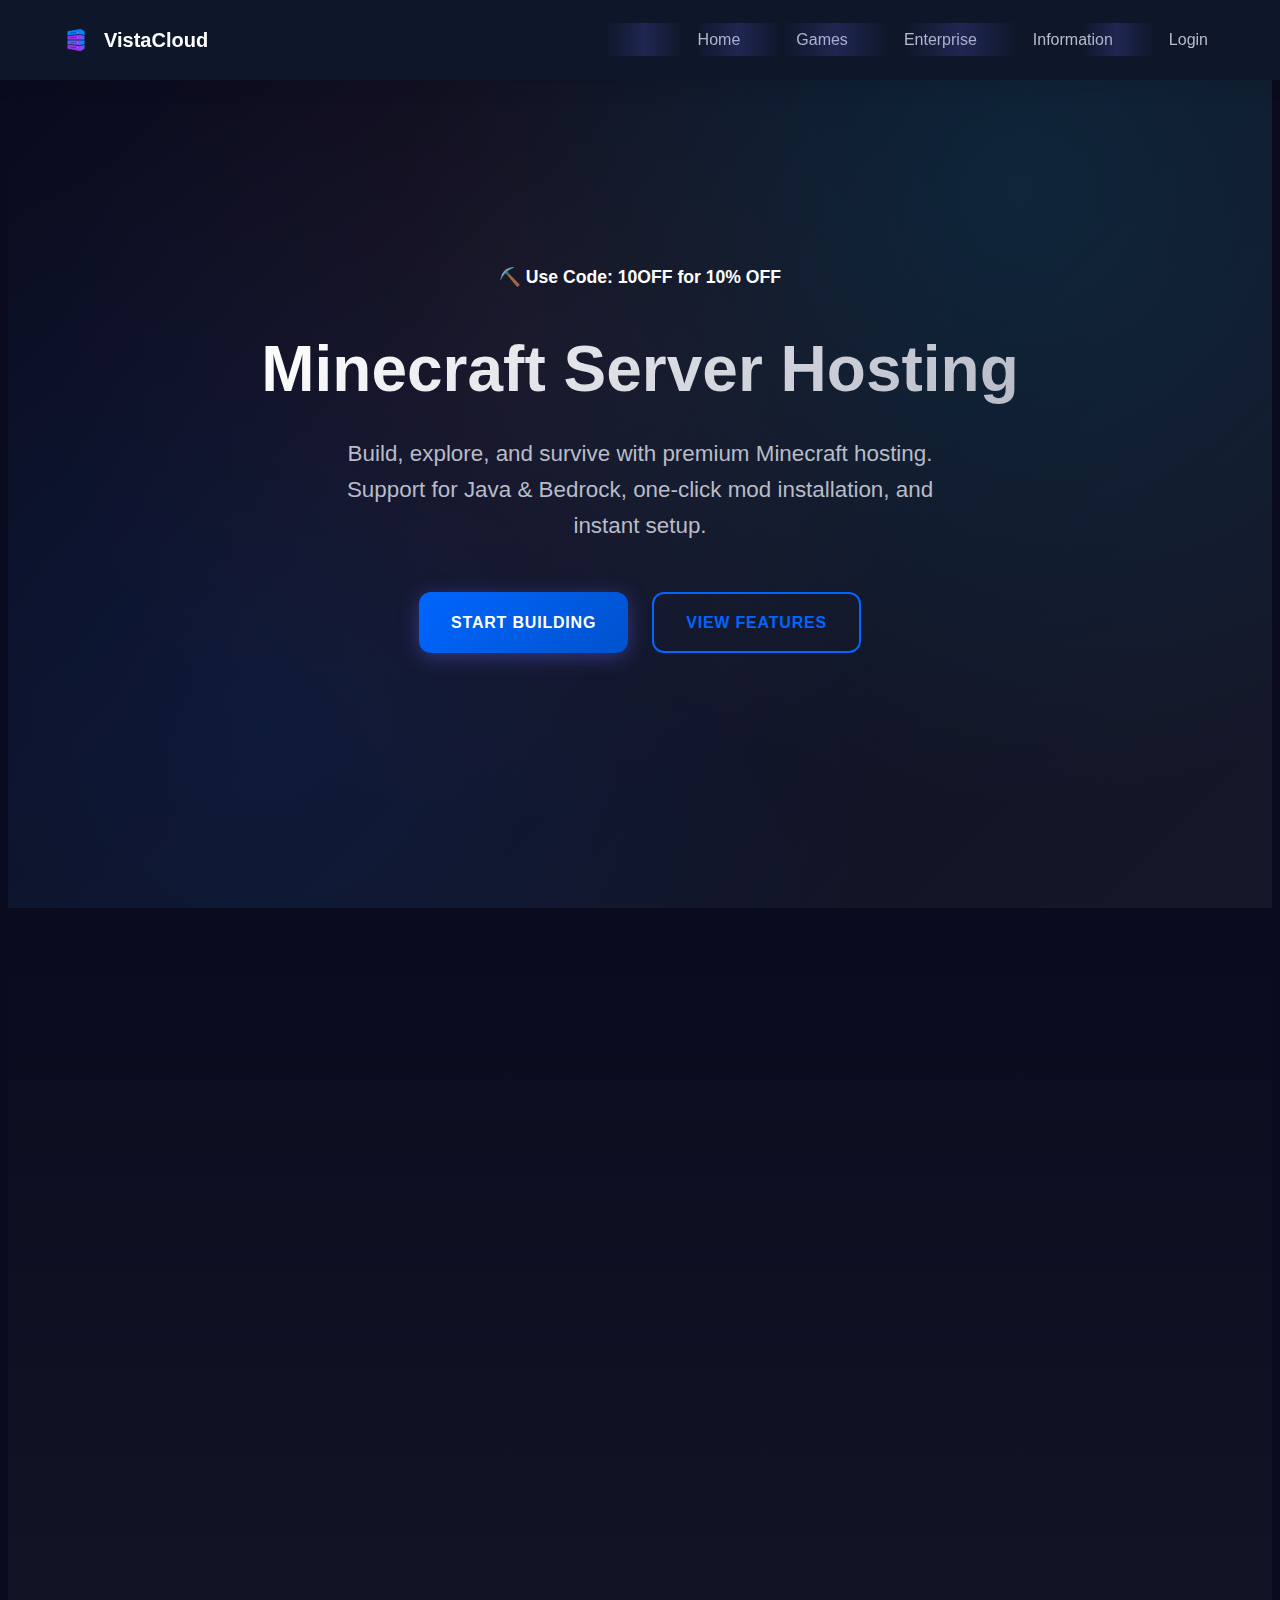
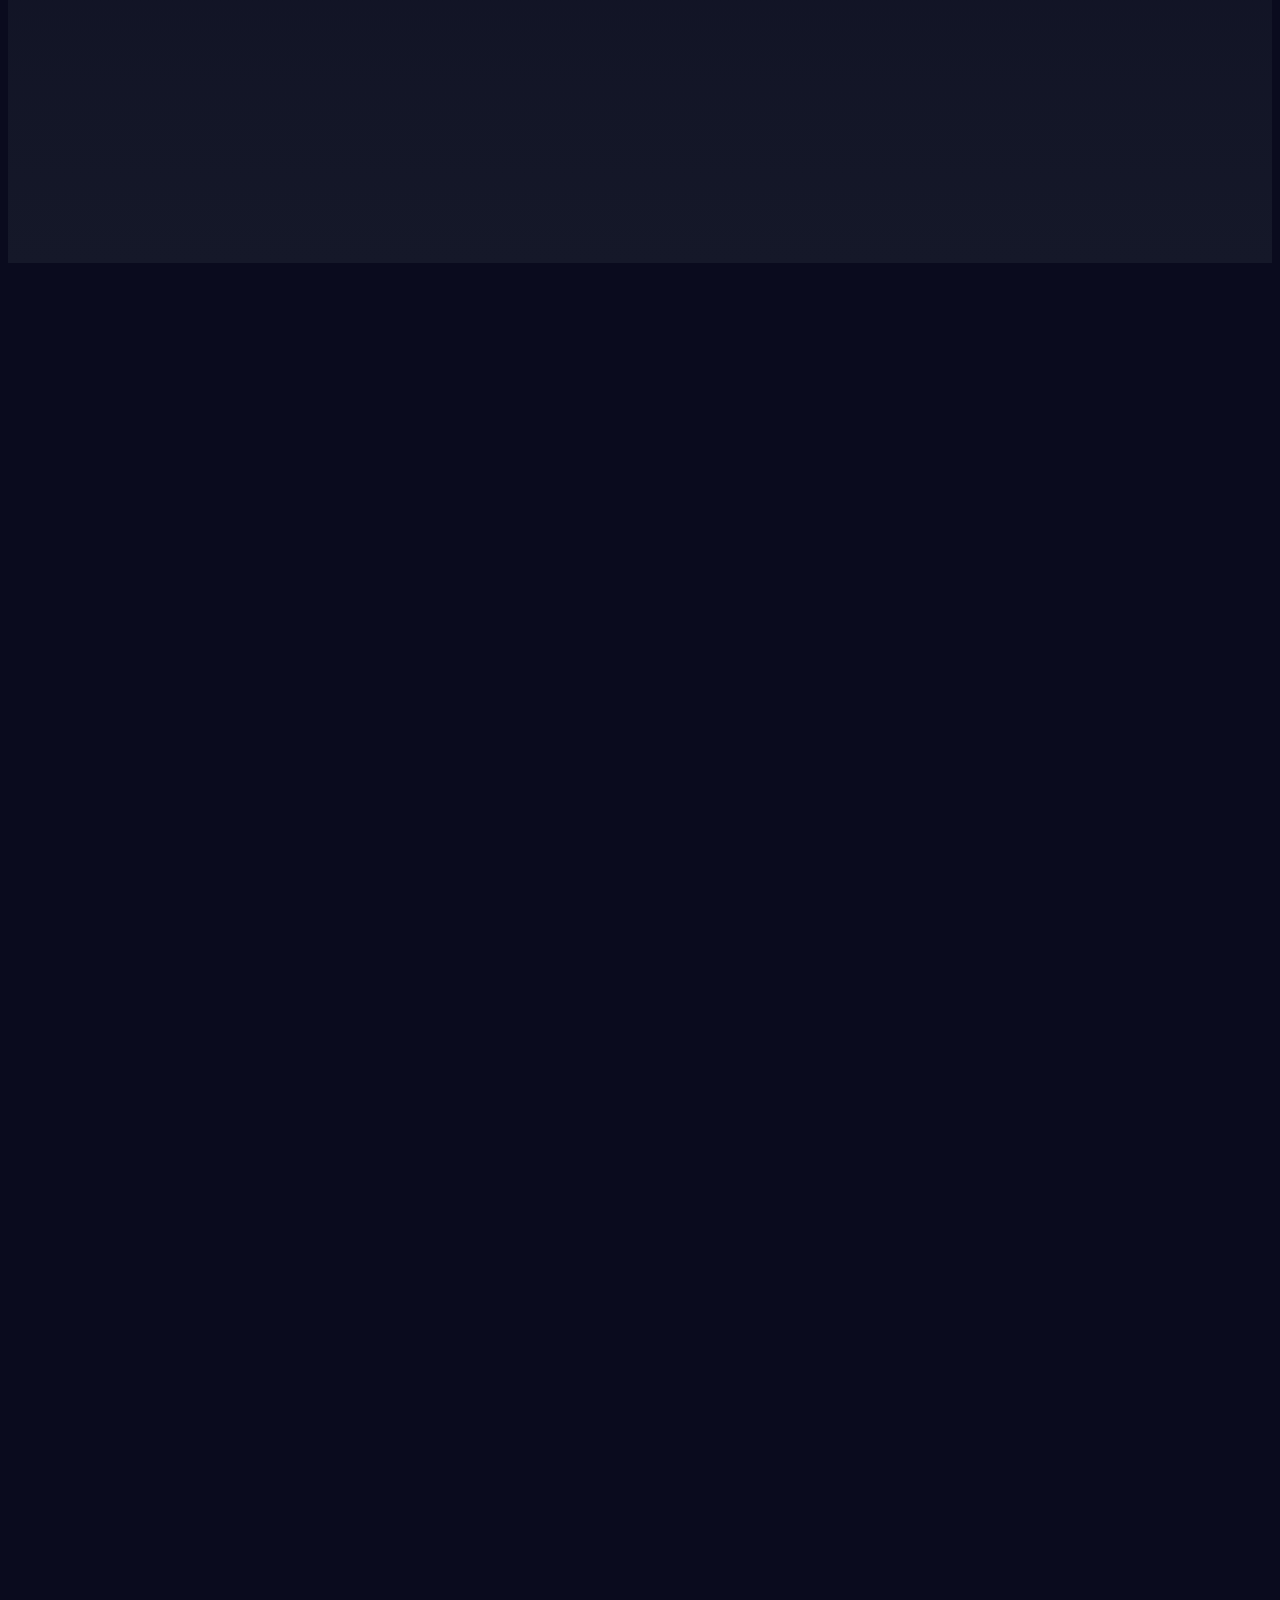
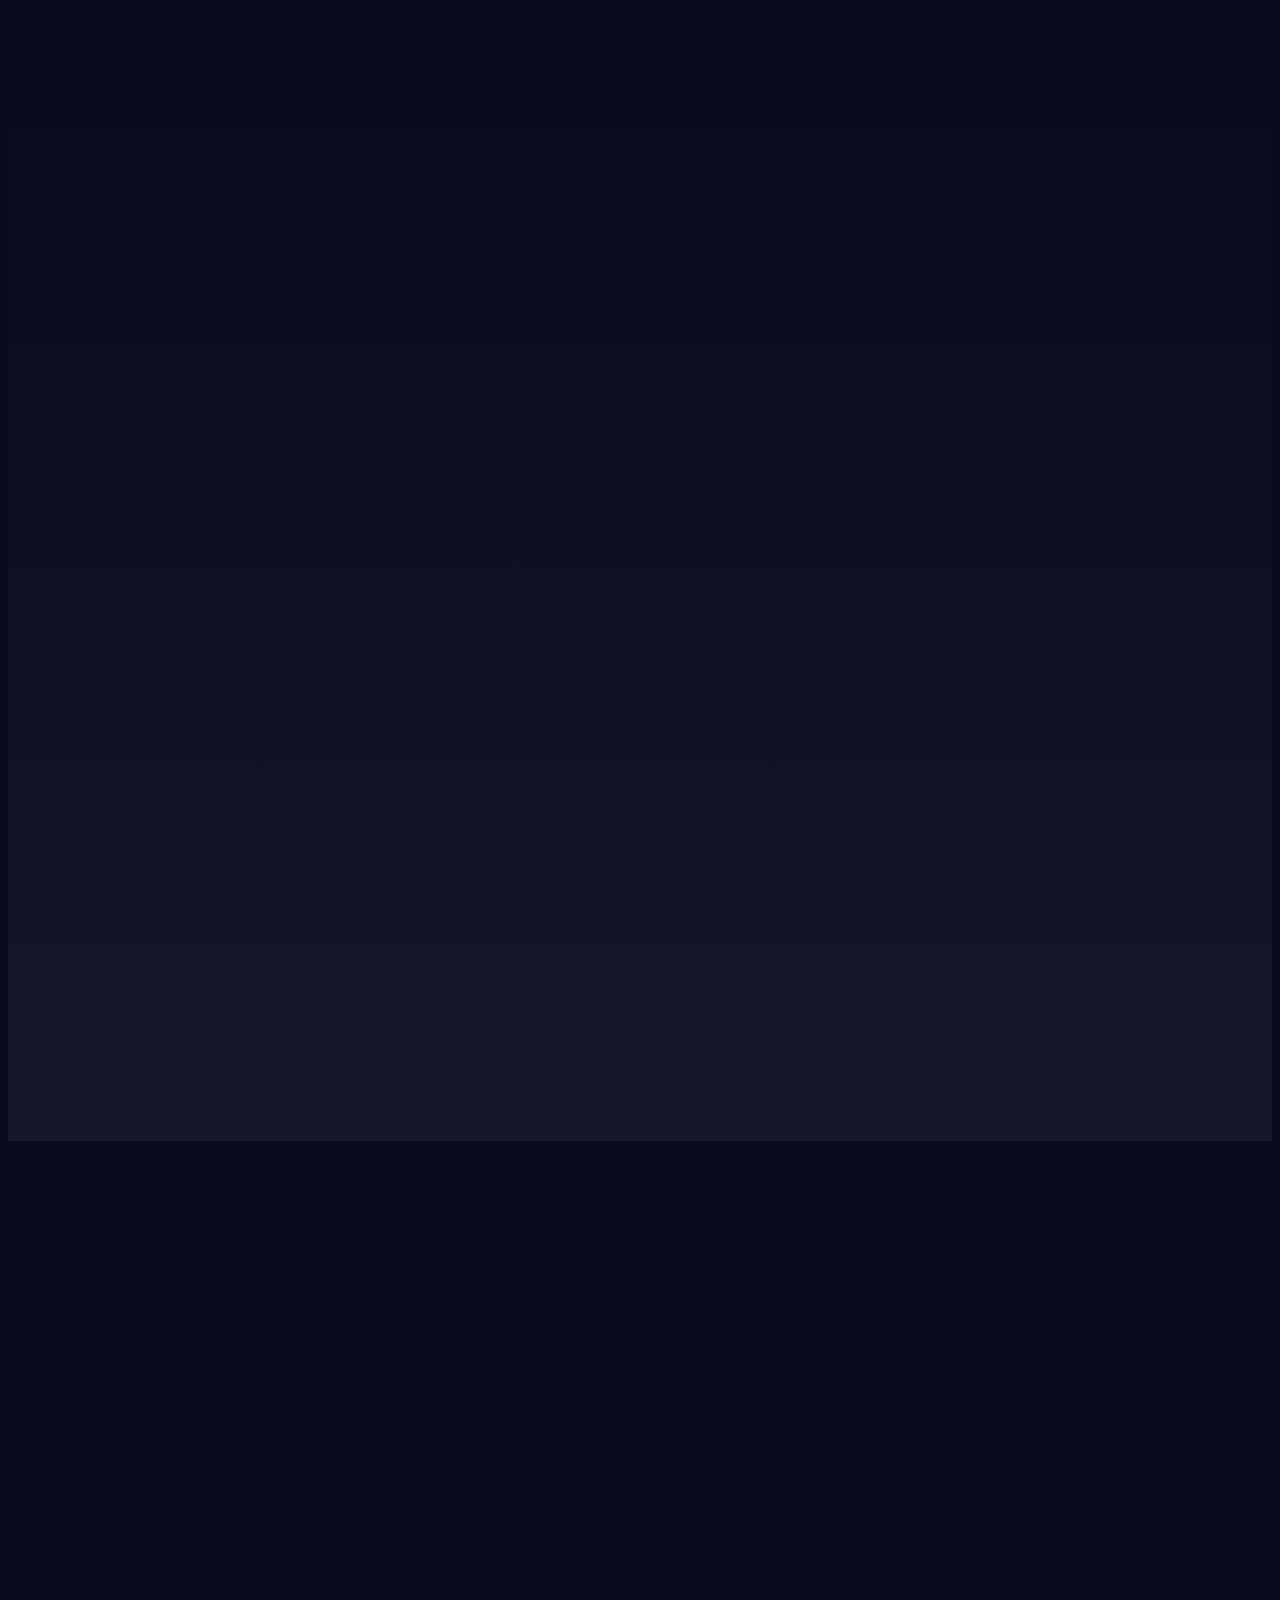
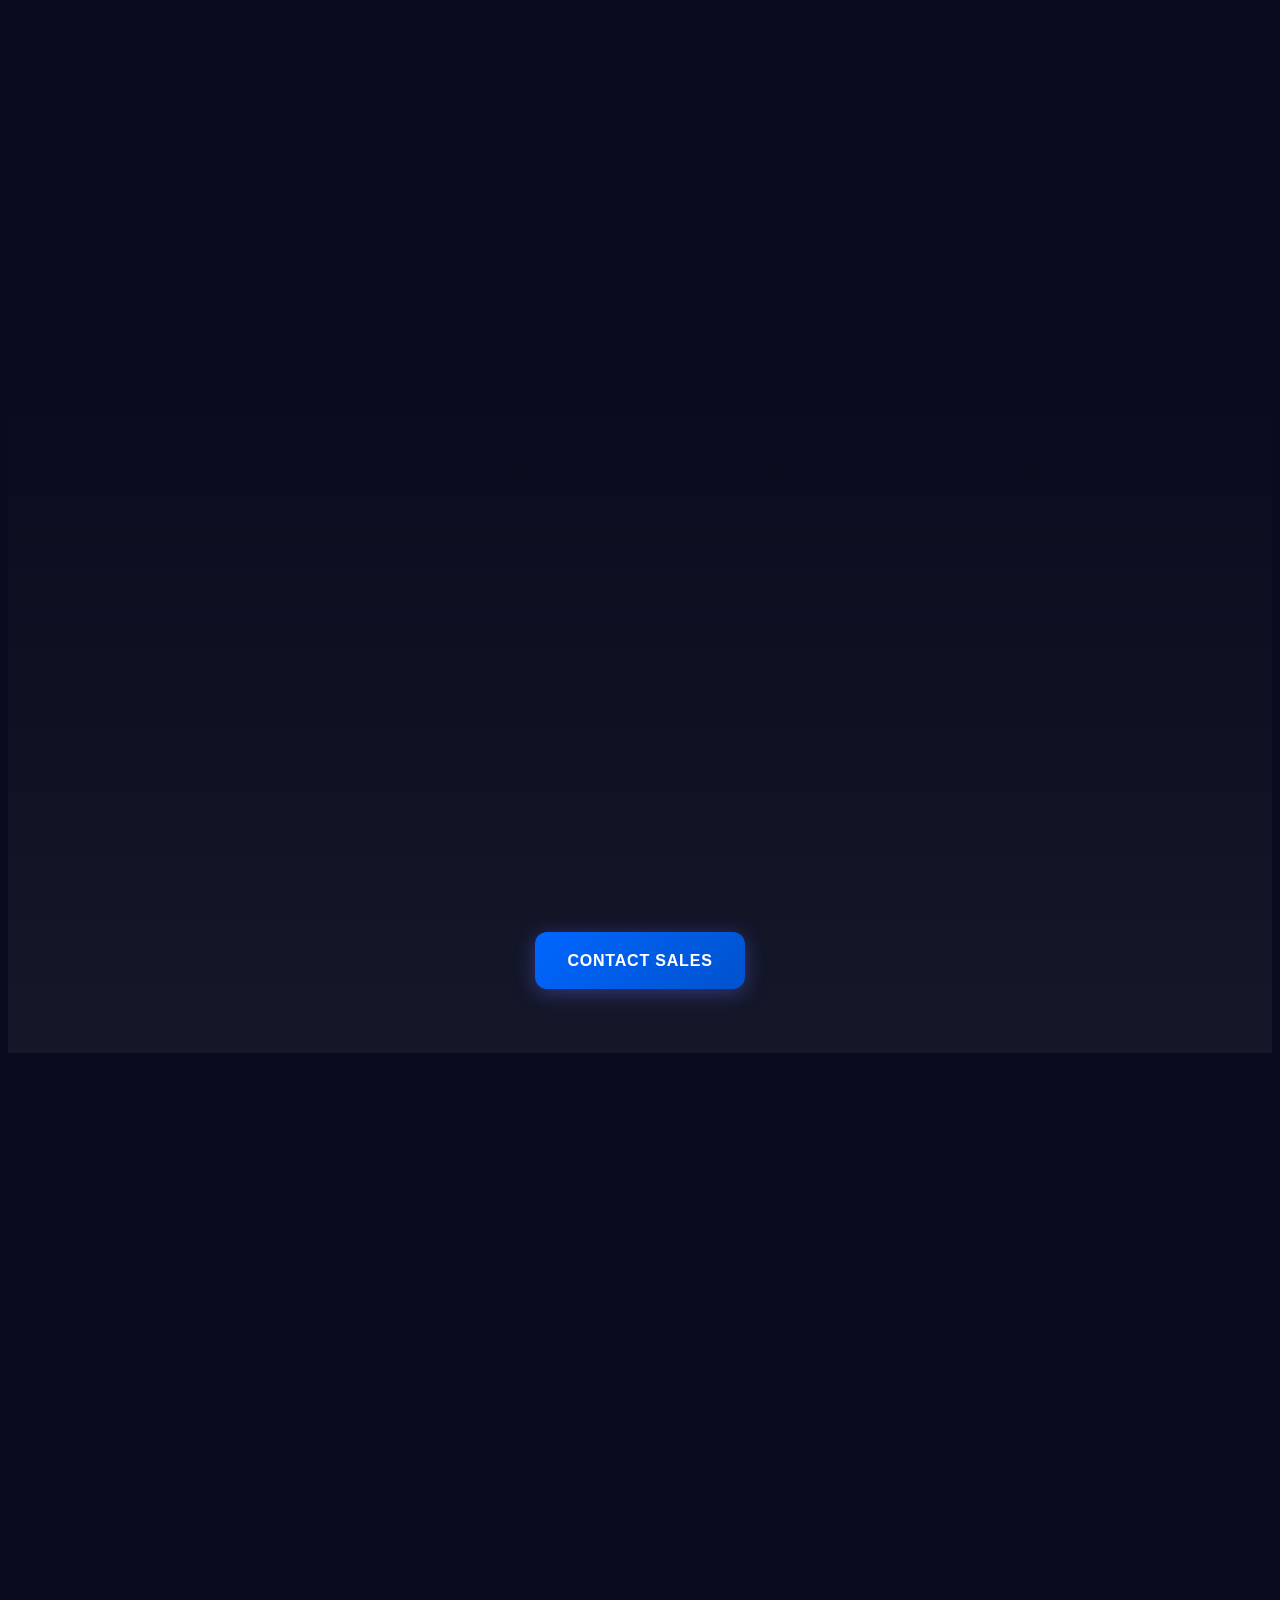
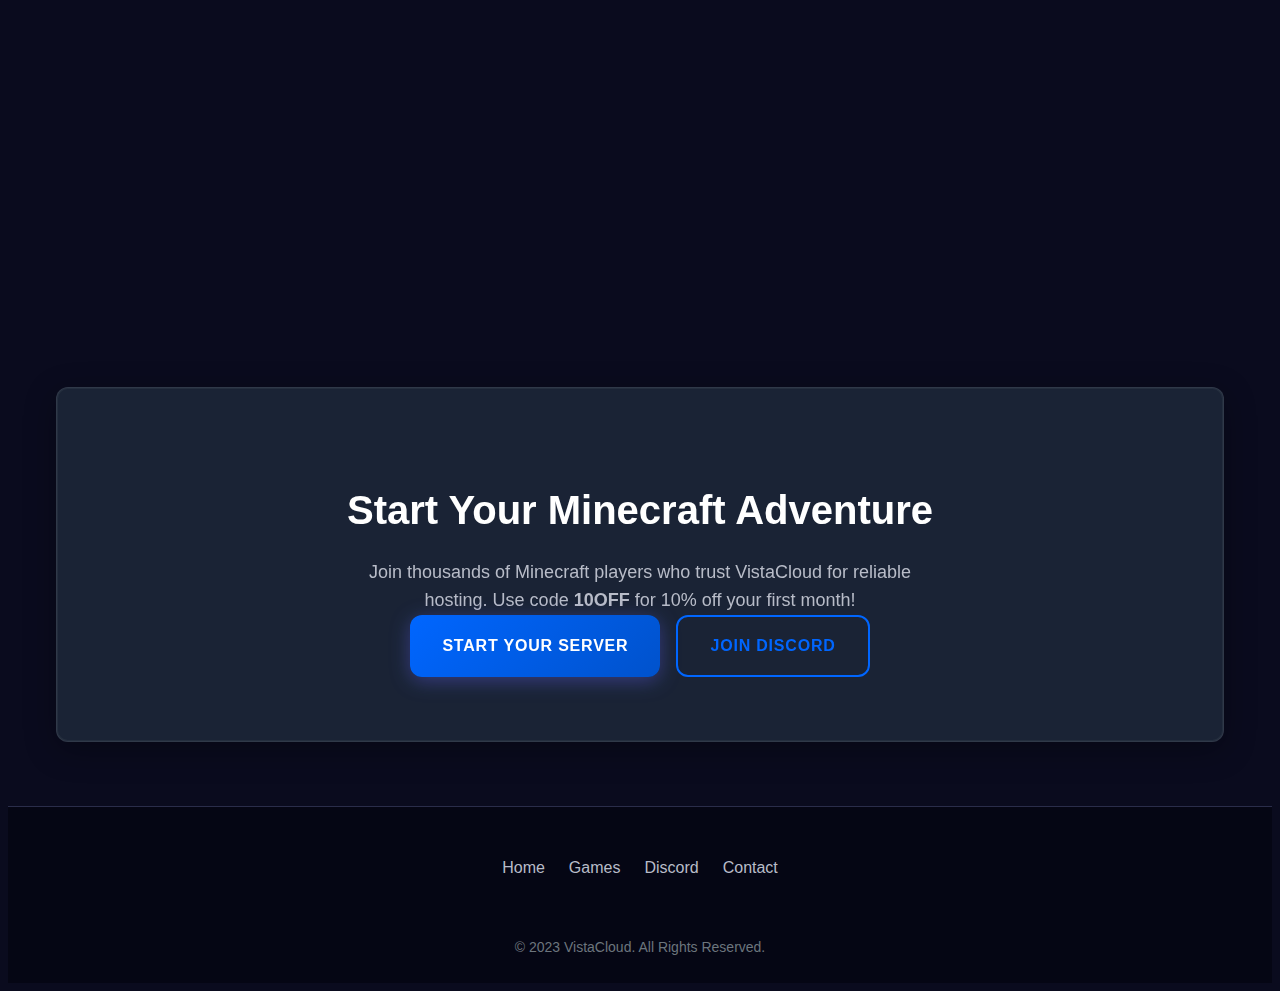
<file: Minecraft.html>
<!DOCTYPE html>
<html lang="en">
<head>
    <meta charset="UTF-8">
    <meta name="viewport" content="width=device-width, initial-scale=1.0">
    <meta name="description" content="Minecraft Server Hosting - Premium Minecraft hosting with instant setup, mod support, and 99.9% uptime">
    <meta name="keywords" content="minecraft hosting, minecraft server, java hosting, bedrock hosting, minecraft mods">
    <title>Minecraft Hosting - VistaCloud</title>
    
    <!-- Google Fonts -->
    <link rel="preconnect" href="https://fonts.googleapis.com">
    <link rel="preconnect" href="https://fonts.gstatic.com" crossorigin>
    <link href="https://fonts.googleapis.com/css2?family=Inter:wght@300;400;500;600;700;800&family=JetBrains+Mono:wght@400;500;600&display=swap" rel="stylesheet">
    
    <!-- CSS -->
    <link rel="stylesheet" href="modern.css">
    
    <!-- Favicon -->
    <link rel="icon" type="image/x-icon" href="images/favicon.ico">
    
    <!-- Meta tags for SEO -->
    <meta property="og:title" content="Minecraft Hosting - VistaCloud">
    <meta property="og:description" content="Premium Minecraft server hosting with instant setup, mod support, and 99.9% uptime">
    <meta property="og:type" content="website">
    <meta property="og:image" content="images/og-image.jpg">
    <meta name="theme-color" content="#6366f1">
</head>
<body>
    <!-- Navigation -->
    <nav class="navbar" id="navbar">
        <div class="nav-container">
            <a href="index.html" class="nav-logo">
                <img src="images/logo.webp" alt="VistaCloud Logo">
                <span>VistaCloud</span>
            </a>
            
            <ul class="nav-menu" id="nav-menu">
                <li><a href="index.html" class="nav-link">Home</a></li>
                <li><a href="Games.html" class="nav-link">Games</a></li>
                <li><a href="#enterprise" class="nav-link">Enterprise</a></li>
                <li><a href="#information" class="nav-link">Information</a></li>
                <li><a href="https://portal.sunnynodes.com/" class="nav-link">Login</a></li>
            </ul>
            
            <button class="nav-toggle" id="nav-toggle">
                <span></span>
                <span></span>
                <span></span>
            </button>
        </div>
    </nav>

    <!-- Hero Section -->
    <section class="hero" id="home">
        <div class="hero-content animate-fadeInUp">
            <div class="mb-md">
                <span style="color: var(--accent-color); font-weight: 600; font-size: 1.1rem;">⛏️ Use Code: 10OFF for 10% OFF</span>
            </div>
            <h1 class="hero-title">Minecraft Server Hosting</h1>
            <p class="hero-subtitle">
                Build, explore, and survive with premium Minecraft hosting. Support for Java & Bedrock, one-click mod installation, and instant setup.
            </p>
            <div class="hero-actions">
                <a href="#pricing" class="btn btn-primary btn-lg">Start Building</a>
                <a href="#features" class="btn btn-secondary btn-lg">View Features</a>
            </div>
        </div>
    </section>

    <!-- Features Section -->
    <section class="section features" id="features">
        <div class="container">
            <div class="text-center mb-xl">
                <h2 class="animate-fadeInUp">Why Choose Our Minecraft Hosting?</h2>
                <p class="animate-fadeInUp" style="max-width: 600px; margin: 0 auto;">
                    Everything you need for the perfect Minecraft experience
                </p>
            </div>
            
            <div class="grid grid-cols-3 gap-lg">
                <div class="card feature-card animate-fadeInUp">
                    <div class="feature-icon">⚡</div>
                    <h3 class="feature-title">Instant Setup</h3>
                    <p class="feature-description">
                        Your Minecraft server is ready to play in under 5 minutes with our automated setup system
                    </p>
                </div>
                
                <div class="card feature-card animate-fadeInUp" style="animation-delay: 0.1s;">
                    <div class="feature-icon">🔧</div>
                    <h3 class="feature-title">One-Click Mods</h3>
                    <p class="feature-description">
                        Install popular mods like Forge, Fabric, PaperMC, and Spigot with just one click
                    </p>
                </div>
                
                <div class="card feature-card animate-fadeInUp" style="animation-delay: 0.2s;">
                    <div class="feature-icon">💾</div>
                    <h3 class="feature-title">Auto Backups</h3>
                    <p class="feature-description">
                        Automatic daily backups with one-click restore to protect your world
                    </p>
                </div>
                
                <div class="card feature-card animate-fadeInUp" style="animation-delay: 0.3s;">
                    <div class="feature-icon">🌍</div>
                    <h3 class="feature-title">Java & Bedrock</h3>
                    <p class="feature-description">
                        Full support for both Java and Bedrock editions with cross-platform compatibility
                    </p>
                </div>
                
                <div class="card feature-card animate-fadeInUp" style="animation-delay: 0.4s;">
                    <div class="feature-icon">🛡️</div>
                    <h3 class="feature-title">DDoS Protection</h3>
                    <p class="feature-description">
                        Enterprise-grade protection keeps your server online 24/7
                    </p>
                </div>
                
                <div class="card feature-card animate-fadeInUp" style="animation-delay: 0.5s;">
                    <div class="feature-icon">📊</div>
                    <h3 class="feature-title">Unlimited Slots</h3>
                    <p class="feature-description">
                        No player limits - invite as many friends as you want to your server
                    </p>
                </div>
            </div>
        </div>
    </section>

    <!-- Server Types Section -->
    <section class="section" id="server-types">
        <div class="container">
            <div class="text-center mb-xl">
                <h2 class="animate-fadeInUp">Choose Your Server Type</h2>
                <p class="animate-fadeInUp" style="max-width: 600px; margin: 0 auto;">
                    We support all major Minecraft server types for the best experience
                </p>
            </div>
            
            <div class="grid grid-cols-2 gap-lg">
                <div class="card animate-fadeInUp">
                    <div style="text-align: center; padding: var(--space-xl) 0;">
                        <h3 style="font-size: 1.5rem; margin-bottom: var(--space-md);">☕ Java Edition</h3>
                        <p style="color: var(--text-secondary); margin-bottom: var(--space-lg);">
                            The original Minecraft experience with full mod support and customization
                        </p>
                        <div style="margin-bottom: var(--space-lg); text-align: left;">
                            <h4 style="font-size: 1.1rem; margin-bottom: var(--space-sm); color: var(--text-primary);">Supported Server Types:</h4>
                            <ul style="list-style: none; padding: 0;">
                                <li style="padding: var(--space-xs) 0;">✅ Vanilla</li>
                                <li style="padding: var(--space-xs) 0;">✅ Spigot</li>
                                <li style="padding: var(--space-xs) 0;">✅ PaperMC</li>
                                <li style="padding: var(--space-xs) 0;">✅ Fabric</li>
                                <li style="padding: var(--space-xs) 0;">✅ Forge</li>
                                <li style="padding: var(--space-xs) 0;">✅ Bukkit</li>
                            </ul>
                        </div>
                        <a href="#pricing" class="btn btn-primary">Get Java Server</a>
                    </div>
                </div>
                
                <div class="card animate-fadeInUp" style="animation-delay: 0.1s;">
                    <div style="text-align: center; padding: var(--space-xl) 0;">
                        <h3 style="font-size: 1.5rem; margin-bottom: var(--space-md);">📱 Bedrock Edition</h3>
                        <p style="color: var(--text-secondary); margin-bottom: var(--space-lg);">
                            Play on mobile, console, and Windows 10 with cross-platform support
                        </p>
                        <div style="margin-bottom: var(--space-lg); text-align: left;">
                            <h4 style="font-size: 1.1rem; margin-bottom: var(--space-sm); color: var(--text-primary);">Features:</h4>
                            <ul style="list-style: none; padding: 0;">
                                <li style="padding: var(--space-xs) 0;">✅ Cross-platform play</li>
                                <li style="padding: var(--space-xs) 0;">✅ Mobile & Console support</li>
                                <li style="padding: var(--space-xs) 0;">✅ Add-ons support</li>
                                <li style="padding: var(--space-xs) 0;">✅ Marketplace content</li>
                                <li style="padding: var(--space-xs) 0;">✅ Realms-style gameplay</li>
                                <li style="padding: var(--space-xs) 0;">✅ Easy setup</li>
                            </ul>
                        </div>
                        <a href="#pricing" class="btn btn-primary">Get Bedrock Server</a>
                    </div>
                </div>
            </div>
        </div>
    </section>

    <!-- Performance Section -->
    <section class="section" id="performance">
        <div class="container">
            <div class="grid grid-cols-2 items-center gap-xl">
                <div class="animate-slideInLeft">
                    <h5 style="color: var(--primary-color); font-weight: 600; margin-bottom: var(--space-sm);">🚀 Performance</h5>
                    <h2 class="mb-lg">Built for Minecraft</h2>
                    <p class="mb-lg">
                        Our servers are optimized specifically for Minecraft to provide the best performance and lowest latency for your gameplay.
                    </p>
                    <div class="grid grid-cols-2 gap-md">
                        <div class="card" style="padding: var(--space-md); text-align: center;">
                            <div style="font-size: 2rem; font-weight: 700; color: var(--primary-color);">99.9%</div>
                            <div style="color: var(--text-secondary); font-size: 0.9rem;">Uptime Guarantee</div>
                        </div>
                        <div class="card" style="padding: var(--space-md); text-align: center;">
                            <div style="font-size: 2rem; font-weight: 700; color: var(--primary-color);">&lt;1ms</div>
                            <div style="color: var(--text-secondary); font-size: 0.9rem;">Network Latency</div>
                        </div>
                        <div class="card" style="padding: var(--space-md); text-align: center;">
                            <div style="font-size: 2rem; font-weight: 700; color: var(--primary-color);">NVMe</div>
                            <div style="color: var(--text-secondary); font-size: 0.9rem;">SSD Storage</div>
                        </div>
                        <div class="card" style="padding: var(--space-md); text-align: center;">
                            <div style="font-size: 2rem; font-weight: 700; color: var(--primary-color);">24/7</div>
                            <div style="color: var(--text-secondary); font-size: 0.9rem;">Support</div>
                        </div>
                    </div>
                </div>
                <div class="animate-fadeInUp">
                    <img src="images/minecraft-performance.png" alt="Minecraft Performance" style="width: 100%; border-radius: var(--radius-lg);">
                </div>
            </div>
        </div>
    </section>

    <!-- Pricing Section -->
    <section class="section features" id="pricing">
        <div class="container">
            <div class="text-center mb-xl">
                <h2 class="animate-fadeInUp">Minecraft Server Plans</h2>
                <p class="animate-fadeInUp" style="max-width: 600px; margin: 0 auto;">
                    Choose the perfect plan for your Minecraft world. All plans include unlimited player slots.
                </p>
            </div>
            
            <div class="grid grid-cols-4 gap-lg">
                <div class="card pricing-card animate-fadeInUp">
                    <h3 class="pricing-name">Basic</h3>
                    <div class="pricing-price">
                        $3<span>/month</span>
                    </div>
                    <ul class="pricing-features">
                        <li>1 GB RAM</li>
                        <li>Unlimited Players</li>
                        <li>10 GB NVMe Storage</li>
                        <li>Basic Protection</li>
                        <li>Daily Backups</li>
                    </ul>
                    <a href="https://portal.sunnynodes.com/" class="btn btn-secondary w-full">Get Started</a>
                </div>
                
                <div class="card pricing-card animate-fadeInUp" style="animation-delay: 0.1s;">
                    <h3 class="pricing-name">Starter</h3>
                    <div class="pricing-price">
                        $6<span>/month</span>
                    </div>
                    <ul class="pricing-features">
                        <li>2 GB RAM</li>
                        <li>Unlimited Players</li>
                        <li>20 GB NVMe Storage</li>
                        <li>Advanced Protection</li>
                        <li>Daily Backups</li>
                        <li>One-Click Mods</li>
                    </ul>
                    <a href="https://portal.sunnynodes.com/" class="btn btn-primary w-full">Get Started</a>
                </div>
                
                <div class="card pricing-card featured animate-fadeInUp" style="animation-delay: 0.2s;">
                    <div class="pricing-badge">POPULAR</div>
                    <h3 class="pricing-name">Premium</h3>
                    <div class="pricing-price">
                        $12<span>/month</span>
                    </div>
                    <ul class="pricing-features">
                        <li>4 GB RAM</li>
                        <li>Unlimited Players</li>
                        <li>40 GB NVMe Storage</li>
                        <li>Enterprise Protection</li>
                        <li>Hourly Backups</li>
                        <li>One-Click Mods</li>
                        <li>Priority Support</li>
                    </ul>
                    <a href="https://portal.sunnynodes.com/" class="btn btn-primary w-full">Get Started</a>
                </div>
                
                <div class="card pricing-card animate-fadeInUp" style="animation-delay: 0.3s;">
                    <h3 class="pricing-name">Extreme</h3>
                    <div class="pricing-price">
                        $24<span>/month</span>
                    </div>
                    <ul class="pricing-features">
                        <li>8 GB RAM</li>
                        <li>Unlimited Players</li>
                        <li>80 GB NVMe Storage</li>
                        <li>Enterprise Protection</li>
                        <li>Real-time Backups</li>
                        <li>One-Click Mods</li>
                        <li>24/7 Support</li>
                        <li>Free Domain</li>
                    </ul>
                    <a href="https://portal.sunnynodes.com/" class="btn btn-secondary w-full">Get Started</a>
                </div>
            </div>
        </div>
    </section>

    <!-- FAQ Section -->
    <section class="section" id="faq">
        <div class="container">
            <div class="text-center mb-xl">
                <h2 class="animate-fadeInUp">Frequently Asked Questions</h2>
                <p class="animate-fadeInUp" style="max-width: 600px; margin: 0 auto;">
                    Everything you need to know about our Minecraft hosting
                </p>
            </div>
            
            <div class="grid grid-cols-2 gap-lg">
                <div class="card animate-fadeInUp">
                    <h3 style="margin-bottom: var(--space-sm); color: var(--text-primary);">How quickly is my server set up?</h3>
                    <p style="color: var(--text-secondary);">
                        Your Minecraft server is typically set up and ready to play within 5 minutes of payment. 
                        We use automated deployment systems to ensure instant activation.
                    </p>
                </div>
                
                <div class="card animate-fadeInUp" style="animation-delay: 0.1s;">
                    <h3 style="margin-bottom: var(--space-sm); color: var(--text-primary);">Can I upgrade my plan later?</h3>
                    <p style="color: var(--text-secondary);">
                        Yes! You can upgrade your plan at any time from your control panel. 
                        Resources are added instantly without any downtime.
                    </p>
                </div>
                
                <div class="card animate-fadeInUp" style="animation-delay: 0.2s;">
                    <h3 style="margin-bottom: var(--space-sm); color: var(--text-primary);">Do you support custom plugins and mods?</h3>
                    <p style="color: var(--text-secondary);">
                        Absolutely! You have full FTP access to upload custom plugins and mods. 
                        We also offer one-click installation for popular mod loaders.
                    </p>
                </div>
                
                <div class="card animate-fadeInUp" style="animation-delay: 0.3s;">
                    <h3 style="margin-bottom: var(--space-sm); color: var(--text-primary);">What if I need help with my server?</h3>
                    <p style="color: var(--text-secondary);">
                        Our support team is available 24/7 via Discord and ticket system. 
                        Premium plans get priority support with faster response times.
                    </p>
                </div>
            </div>
        </div>
    </section>

    <!-- Enterprise Section -->
    <section class="section features" id="enterprise">
        <div class="container">
            <div class="text-center mb-xl">
                <h2 class="animate-fadeInUp">Enterprise Solutions</h2>
                <p class="animate-fadeInUp" style="max-width: 600px; margin: 0 auto;">
                    Custom hosting solutions for large-scale gaming communities and businesses
                </p>
            </div>
            
            <div class="grid grid-cols-3 gap-lg">
                <div class="card animate-fadeInUp">
                    <div class="feature-icon">🏢</div>
                    <h3 class="feature-title">Dedicated Infrastructure</h3>
                    <p class="feature-description">
                        Full dedicated servers with custom configurations for maximum performance and control
                    </p>
                </div>
                
                <div class="card animate-fadeInUp" style="animation-delay: 0.1s;">
                    <div class="feature-icon">🛡️</div>
                    <h3 class="feature-title">Enterprise Security</h3>
                    <p class="feature-description">
                        Advanced DDoS protection, firewalls, and security monitoring for complete peace of mind
                    </p>
                </div>
                
                <div class="card animate-fadeInUp" style="animation-delay: 0.2s;">
                    <div class="feature-icon">👥</div>
                    <h3 class="feature-title">24/7 Support</h3>
                    <p class="feature-description">
                        Dedicated account manager and priority support team available around the clock
                    </p>
                </div>
            </div>
            
            <div class="text-center mt-xl">
                <a href="https://portal.sunnynodes.com/" class="btn btn-primary btn-lg">Contact Sales</a>
            </div>
        </div>
    </section>

    <!-- Information Section -->
    <section class="section" id="information">
        <div class="container">
            <div class="text-center mb-xl">
                <h2 class="animate-fadeInUp">Resources & Information</h2>
                <p class="animate-fadeInUp" style="max-width: 600px; margin: 0 auto;">
                    Everything you need to know about our hosting services and how to get started
                </p>
            </div>
            
            <div class="grid grid-cols-2 gap-lg">
                <div class="card animate-fadeInUp">
                    <h3 style="margin-bottom: var(--space-md);">📚 Knowledge Base</h3>
                    <p style="color: var(--text-secondary); margin-bottom: var(--space-lg);">
                        Comprehensive guides, tutorials, and documentation to help you get the most out of your servers.
                    </p>
                    <a href="#" class="btn btn-secondary">View Documentation</a>
                </div>
                
                <div class="card animate-fadeInUp" style="animation-delay: 0.1s;">
                    <h3 style="margin-bottom: var(--space-md);">💬 Community Support</h3>
                    <p style="color: var(--text-secondary); margin-bottom: var(--space-lg);">
                        Join our Discord community to connect with other server owners and get help from our support team.
                    </p>
                    <a href="https://discord.gg/5FUN22xqtW" class="btn btn-secondary">Join Discord</a>
                </div>
                
                <div class="card animate-fadeInUp" style="animation-delay: 0.2s;">
                    <h3 style="margin-bottom: var(--space-md);">🔧 API Access</h3>
                    <p style="color: var(--text-secondary); margin-bottom: var(--space-lg);">
                        Developer-friendly API for automated server management and integration with your existing tools.
                    </p>
                    <a href="#" class="btn btn-secondary">API Documentation</a>
                </div>
                
                <div class="card animate-fadeInUp" style="animation-delay: 0.3s;">
                    <h3 style="margin-bottom: var(--space-md);">📊 Status Page</h3>
                    <p style="color: var(--text-secondary); margin-bottom: var(--space-lg);">
                        Real-time monitoring of our infrastructure performance and uptime statistics.
                    </p>
                    <a href="#" class="btn btn-secondary">Check Status</a>
                </div>
            </div>
        </div>
    </section>

    <!-- CTA Section -->
    <section class="section" id="cta">
        <div class="container">
            <div class="card card-glass text-center" style="padding: var(--space-3xl);">
                <h2 class="mb-lg">Start Your Minecraft Adventure</h2>
                <p class="mb-xl" style="max-width: 600px; margin: 0 auto;">
                    Join thousands of Minecraft players who trust VistaCloud for reliable hosting. 
                    Use code <strong>10OFF</strong> for 10% off your first month!
                </p>
                <div class="flex gap-md justify-center flex-wrap">
                    <a href="https://portal.sunnynodes.com/" class="btn btn-primary btn-lg">Start Your Server</a>
                    <a href="https://discord.gg/5FUN22xqtW" class="btn btn-secondary btn-lg">Join Discord</a>
                </div>
            </div>
        </div>
    </section>

    <!-- Footer -->
    <footer class="footer">
        <div class="footer-content">
            <div class="footer-links">
                <a href="index.html" class="footer-link">Home</a>
                <a href="Games.html" class="footer-link">Games</a>
                <a href="https://discord.gg/5FUN22xqtW" class="footer-link">Discord</a>
                <a href="mailto:support@vistacloud.org" class="footer-link">Contact</a>
            </div>
            <div class="footer-copyright">
                © 2023 VistaCloud. All Rights Reserved.
            </div>
        </div>
    </footer>

    <!-- Configuration Files -->
    <script src="configs/site-config.js"></script>
    <script src="configs/pricing-config.js"></script>
    <script src="configs/advertising-config.js"></script>
    <script src="configs/games-config.js"></script>
    <script src="configs/config-loader.js"></script>
    
    <!-- JavaScript -->
    <script>
        // Navigation functionality
        const navbar = document.getElementById('navbar');
        const navToggle = document.getElementById('nav-toggle');
        const navMenu = document.getElementById('nav-menu');
        const navLinks = document.querySelectorAll('.nav-link');

        // Mobile menu toggle
        navToggle.addEventListener('click', () => {
            navToggle.classList.toggle('active');
            navMenu.classList.toggle('active');
        });

        // Close mobile menu when clicking on a link
        navLinks.forEach(link => {
            link.addEventListener('click', () => {
                navToggle.classList.remove('active');
                navMenu.classList.remove('active');
            });
        });

        // Navbar scroll effect
        window.addEventListener('scroll', () => {
            if (window.scrollY > 50) {
                navbar.classList.add('navbar-scrolled');
            } else {
                navbar.classList.remove('navbar-scrolled');
            }
        });

        // Smooth scrolling for anchor links
        document.querySelectorAll('a[href^="#"]').forEach(anchor => {
            anchor.addEventListener('click', function (e) {
                e.preventDefault();
                const target = document.querySelector(this.getAttribute('href'));
                if (target) {
                    target.scrollIntoView({
                        behavior: 'smooth',
                        block: 'start'
                    });
                }
            });
        });

        // Animation on scroll
        const animateElements = document.querySelectorAll('.animate-fadeInUp, .animate-fadeIn, .animate-slideInLeft');
        
        const animationObserver = new IntersectionObserver((entries) => {
            entries.forEach(entry => {
                if (entry.isIntersecting) {
                    entry.target.style.opacity = '1';
                    entry.target.style.transform = 'translateY(0) translateX(0)';
                }
            });
        }, {
            threshold: 0.1
        });

        // Set initial state for animations
        animateElements.forEach(element => {
            element.style.opacity = '0';
            element.style.transform = 'translateY(30px)';
            element.style.transition = 'all 0.6s ease-out';
        });

        animateElements.forEach(element => {
            animationObserver.observe(element);
        });

        // Parallax effect for hero section (subtle and performant)
        let ticking = false;
        function updateParallax() {
            const scrolled = window.pageYOffset;
            const hero = document.querySelector('.hero');
            if (hero && scrolled < window.innerHeight) {
                const parallaxAmount = scrolled * 0.3; // Reduced from 0.5 to 0.3
                hero.style.transform = `translateY(${parallaxAmount}px)`;
            }
            ticking = false;
        }

        window.addEventListener('scroll', () => {
            if (!ticking) {
                requestAnimationFrame(updateParallax);
                ticking = true;
            }
        });

        // Initialize configuration system
        async function initializeConfigs() {
            const configs = await window.configSystem.init();
            if (configs) {
                console.log('Configuration system loaded successfully');
                
                // Add performance image dynamically
                const performanceSection = document.querySelector('#performance .animate-fadeInUp img');
                if (performanceSection && configs.games.gameImages.minecraft.performance) {
                    performanceSection.src = configs.games.gameImages.minecraft.performance;
                    performanceSection.alt = 'Minecraft Performance';
                }
                
                // You can also use the new renderer methods:
                // document.querySelector('#performance .grid').innerHTML = configs.renderer.renderPerformanceShowcase('minecraft');
            }
        }

        // Initialize configs when DOM is loaded
        document.addEventListener('DOMContentLoaded', initializeConfigs);
    </script>
</body>
</html>
</file>
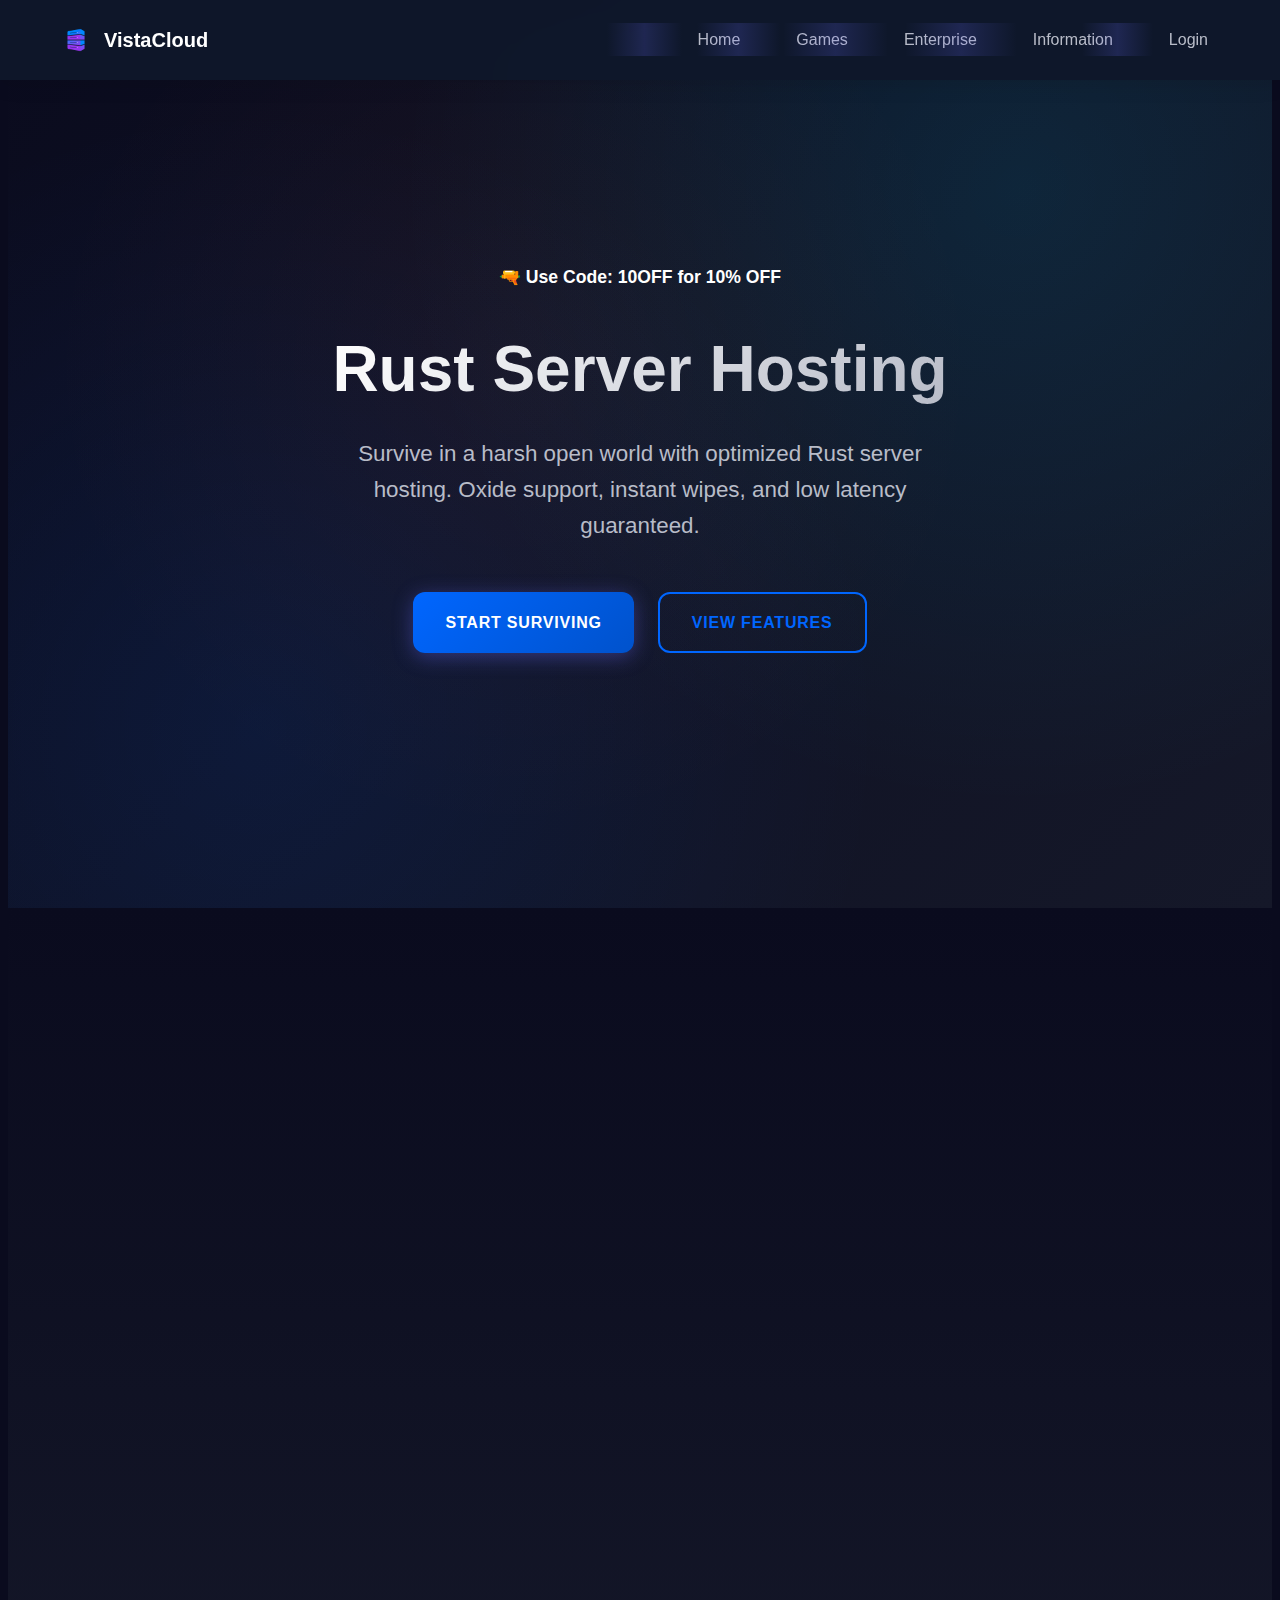
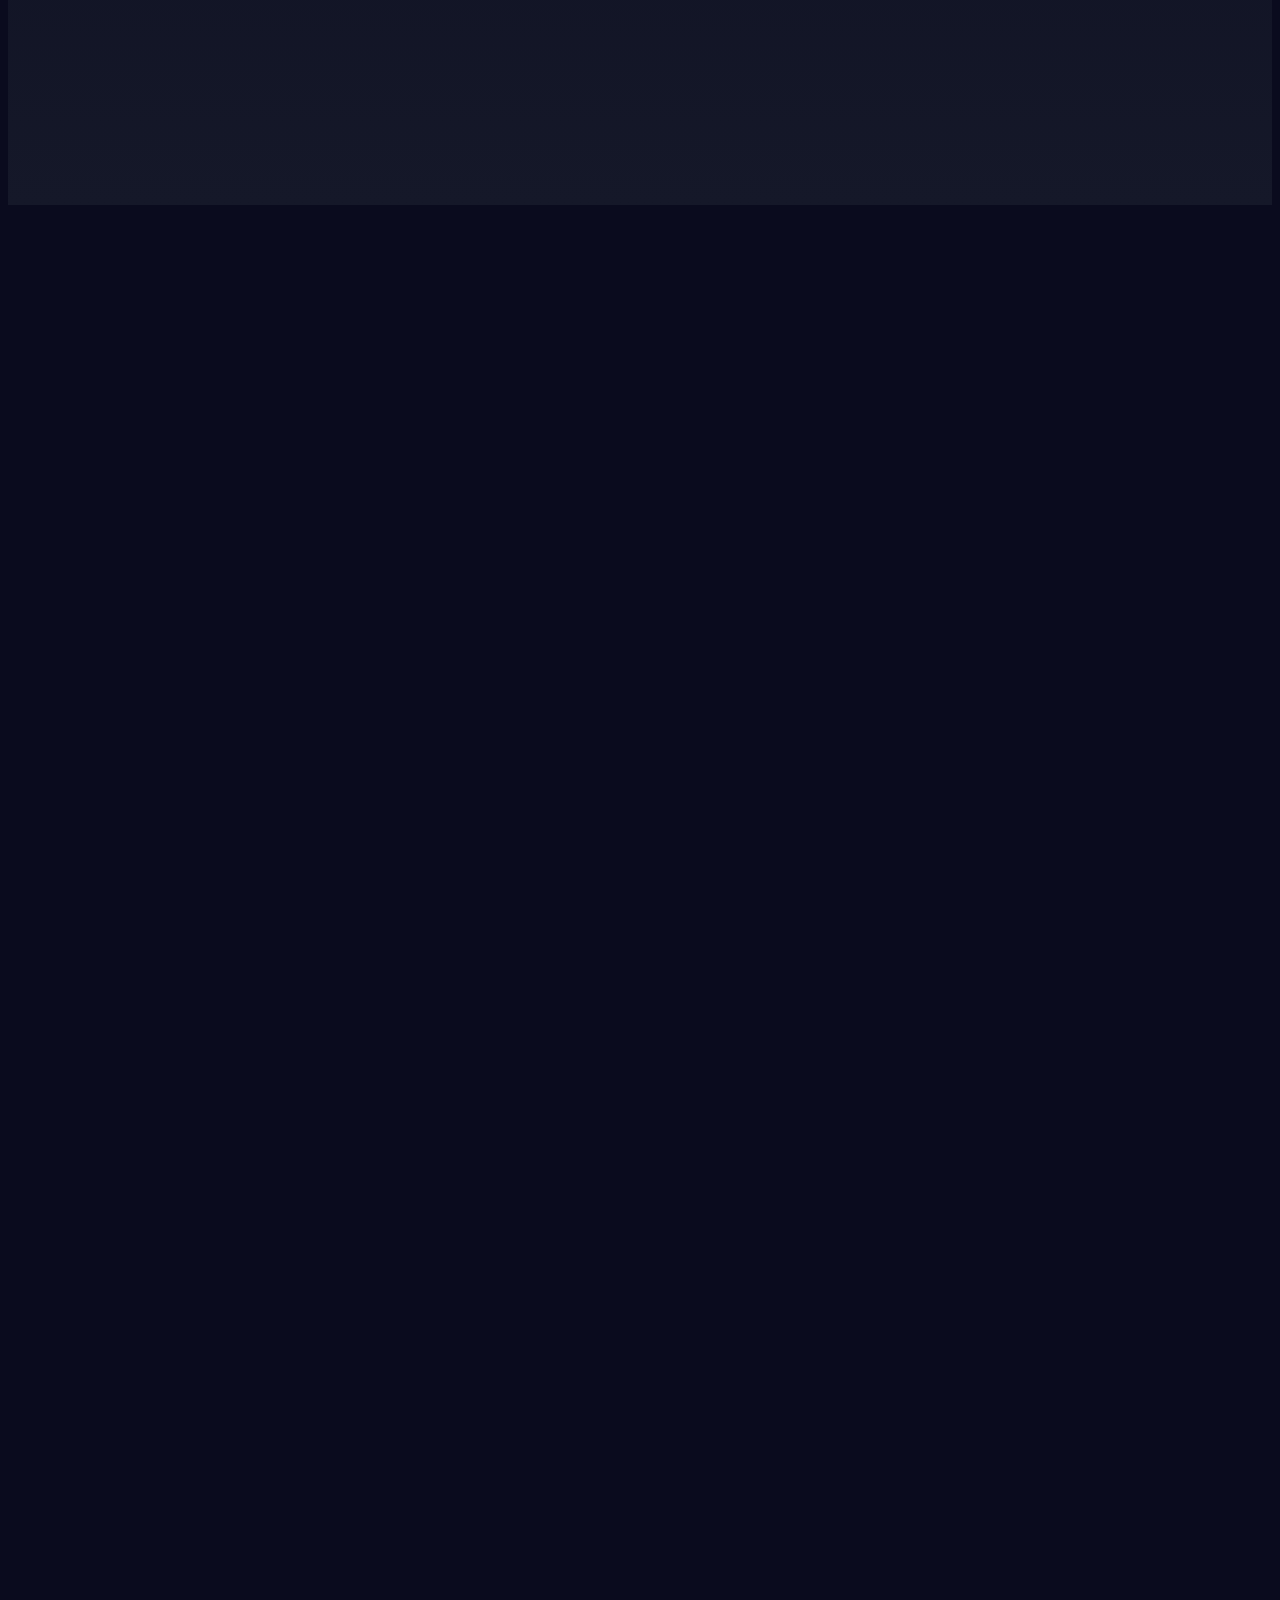
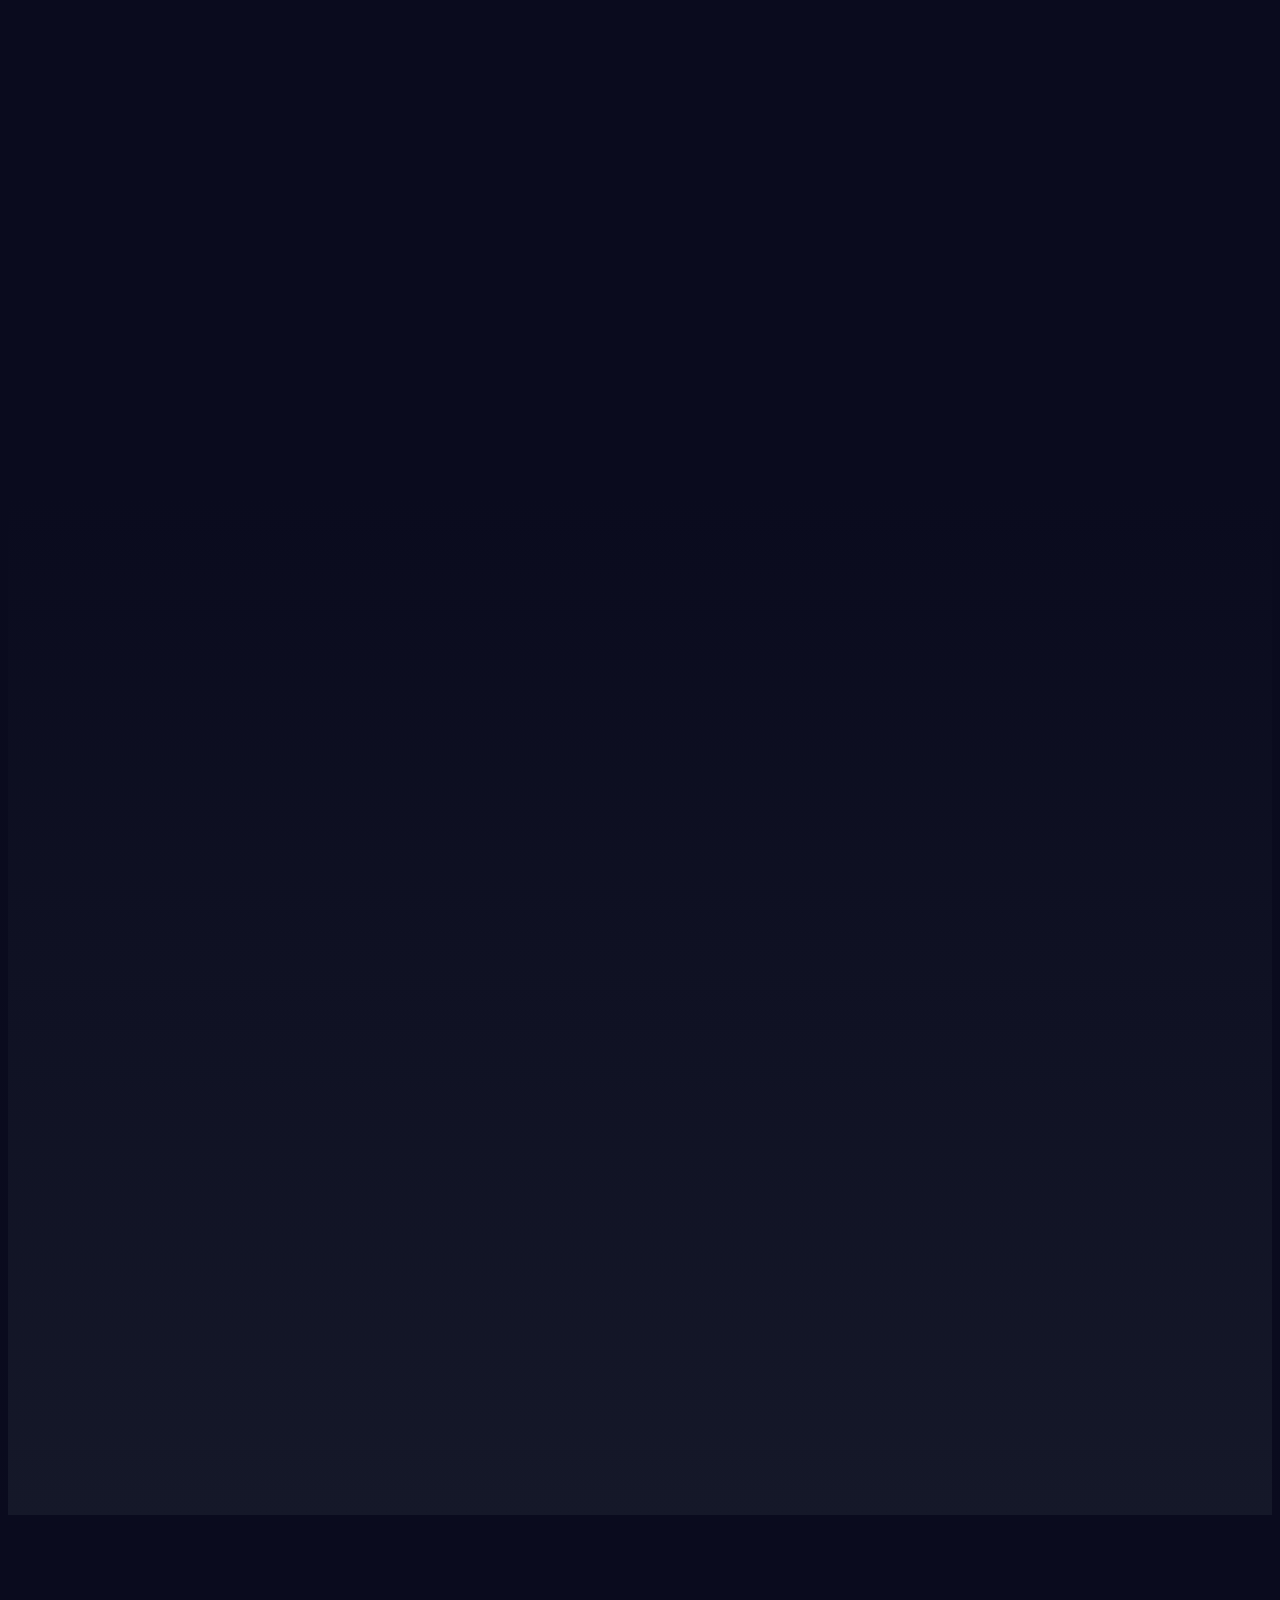
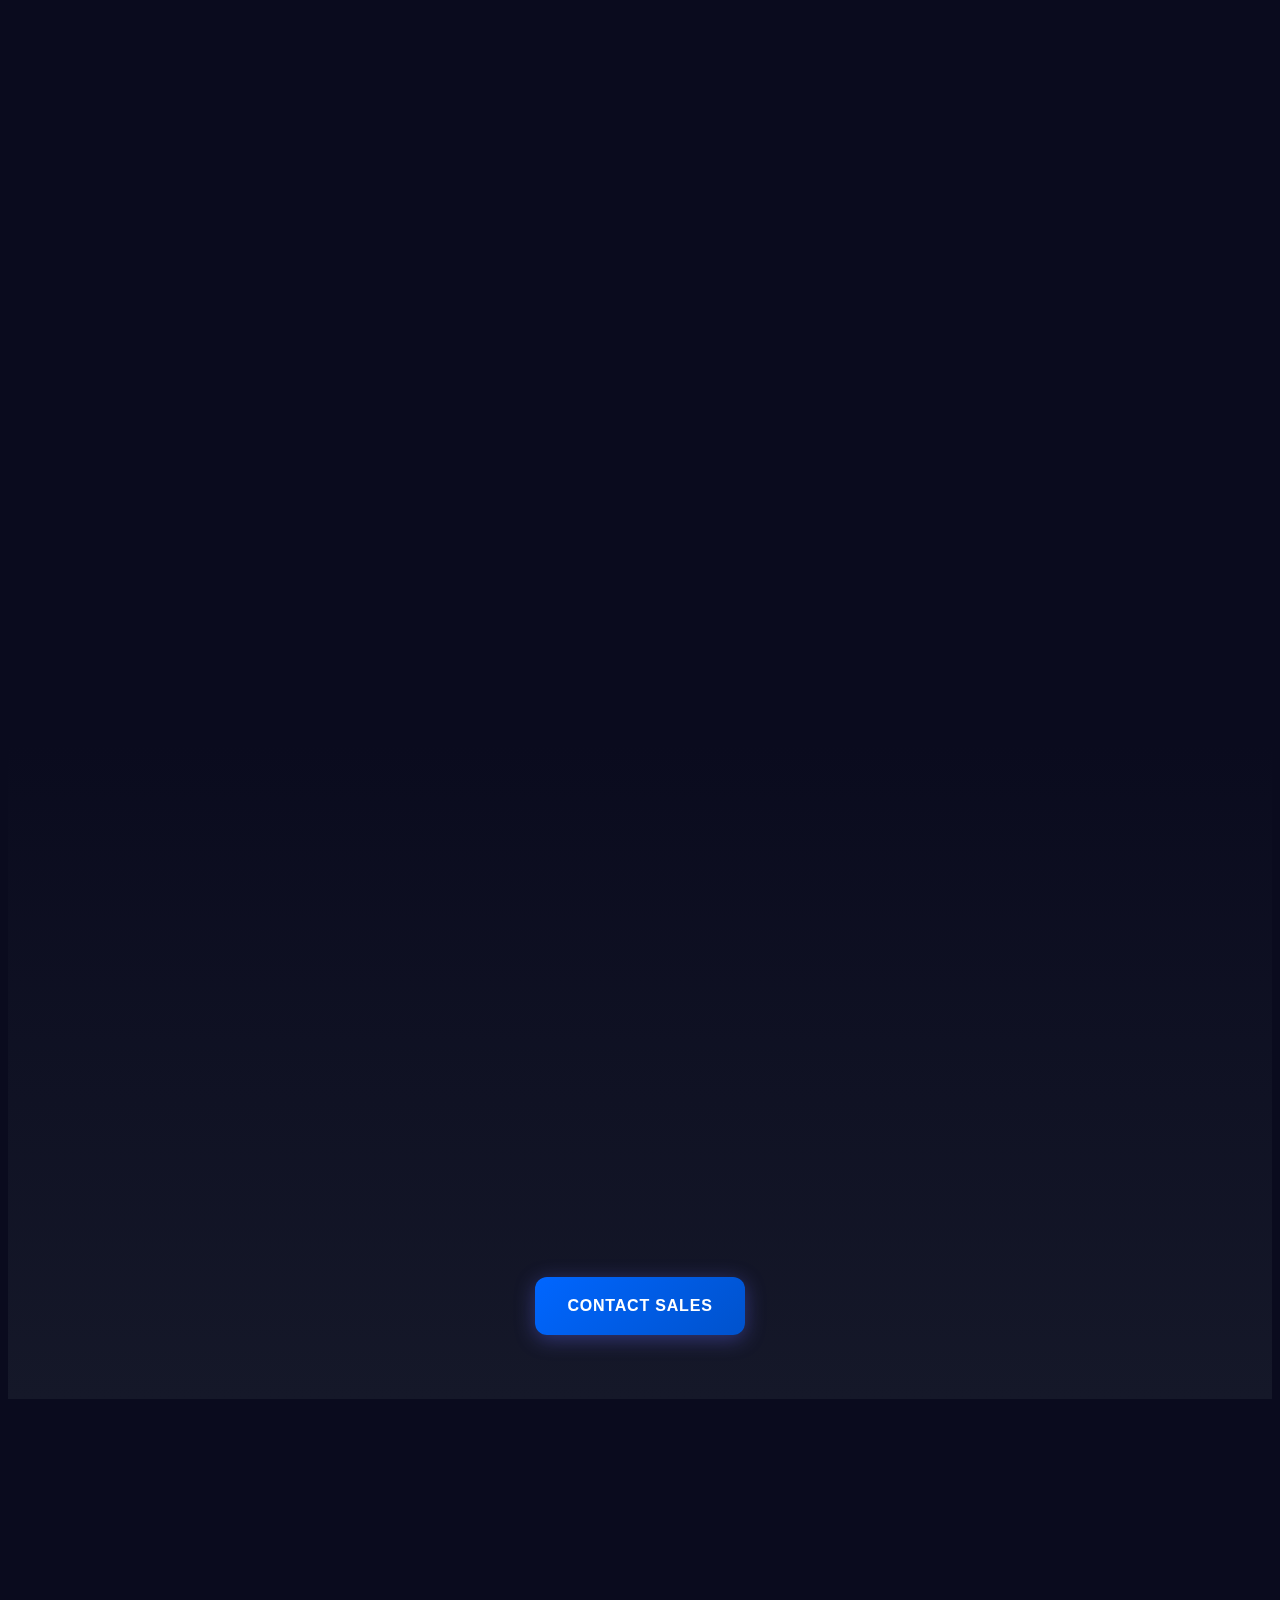
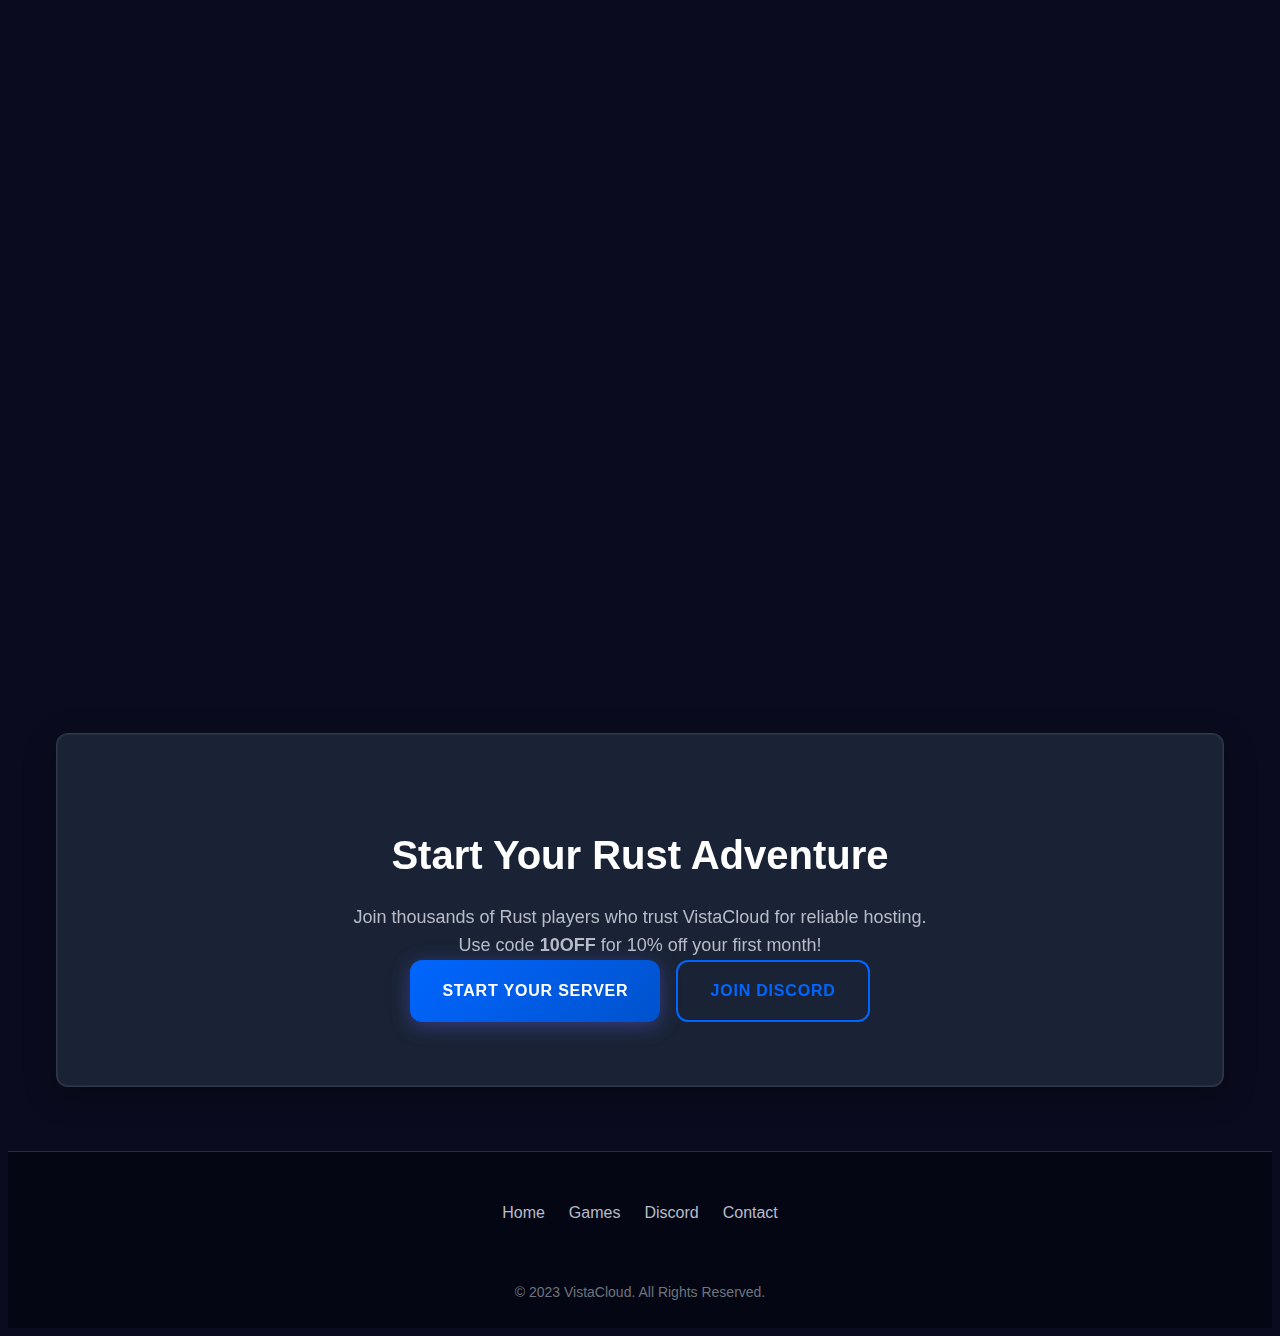
<file: Rust.html>
<!DOCTYPE html>
<html lang="en">
<head>
    <meta charset="UTF-8">
    <meta name="viewport" content="width=device-width, initial-scale=1.0">
    <meta name="description" content="Rust Server Hosting - Premium Rust hosting with Oxide support, instant wipes, low ping, and 99.9% uptime">
    <meta name="keywords" content="rust hosting, rust server, oxide rust, rust survival game, rust multiplayer hosting">
    <title>Rust Hosting - VistaCloud</title>
    
    <!-- Google Fonts -->
    <link rel="preconnect" href="https://fonts.googleapis.com">
    <link rel="preconnect" href="https://fonts.gstatic.com" crossorigin>
    <link href="https://fonts.googleapis.com/css2?family=Inter:wght@300;400;500;600;700;800&family=JetBrains+Mono:wght@400;500;600&display=swap" rel="stylesheet">
    
    <!-- CSS -->
    <link rel="stylesheet" href="modern.css">
    
    <!-- Favicon -->
    <link rel="icon" type="image/x-icon" href="images/favicon.ico">
    
    <!-- Meta tags for SEO -->
    <meta property="og:title" content="Rust Hosting - VistaCloud">
    <meta property="og:description" content="Premium Rust server hosting with Oxide support, instant wipes, low ping, and 99.9% uptime">
    <meta property="og:type" content="website">
    <meta property="og:image" content="images/og-image.jpg">
    <meta name="theme-color" content="#6366f1">
</head>
<body>
    <!-- Navigation -->
    <nav class="navbar" id="navbar">
        <div class="nav-container">
            <a href="index.html" class="nav-logo">
                <img src="images/logo.webp" alt="VistaCloud Logo">
                <span>VistaCloud</span>
            </a>
            
            <ul class="nav-menu" id="nav-menu">
                <li><a href="index.html" class="nav-link">Home</a></li>
                <li><a href="Games.html" class="nav-link">Games</a></li>
                <li><a href="#enterprise" class="nav-link">Enterprise</a></li>
                <li><a href="#information" class="nav-link">Information</a></li>
                <li><a href="https://portal.sunnynodes.com/" class="nav-link">Login</a></li>
            </ul>
            
            <button class="nav-toggle" id="nav-toggle">
                <span></span>
                <span></span>
                <span></span>
            </button>
        </div>
    </nav>

    <!-- Hero Section -->
    <section class="hero" id="home">
        <div class="hero-content animate-fadeInUp">
            <div class="mb-md">
                <span style="color: var(--accent-color); font-weight: 600; font-size: 1.1rem;">🔫 Use Code: 10OFF for 10% OFF</span>
            </div>
            <h1 class="hero-title">Rust Server Hosting</h1>
            <p class="hero-subtitle">
                Survive in a harsh open world with optimized Rust server hosting. Oxide support, instant wipes, and low latency guaranteed.
            </p>
            <div class="hero-actions">
                <a href="#pricing" class="btn btn-primary btn-lg">Start Surviving</a>
                <a href="#features" class="btn btn-secondary btn-lg">View Features</a>
            </div>
        </div>
    </section>

    <!-- Features Section -->
    <section class="section features" id="features">
        <div class="container">
            <div class="text-center mb-xl">
                <h2 class="animate-fadeInUp">Why Choose Our Rust Hosting?</h2>
                <p class="animate-fadeInUp" style="max-width: 600px; margin: 0 auto;">
                    Everything you need for the ultimate Rust survival experience
                </p>
            </div>
            
            <div class="grid grid-cols-3 gap-lg">
                <div class="card feature-card animate-fadeInUp">
                    <div class="feature-icon">⚡</div>
                    <h3 class="feature-title">Instant Wipes</h3>
                    <p class="feature-description">
                        One-click server wipes with automatic backup restoration for fresh starts
                    </p>
                </div>
                
                <div class="card feature-card animate-fadeInUp" style="animation-delay: 0.1s;">
                    <div class="feature-icon">🔧</div>
                    <h3 class="feature-title">Oxide Support</h3>
                    <p class="feature-description">
                        Full Oxide mod support with automatic updates and plugin management
                    </p>
                </div>
                
                <div class="card feature-card animate-fadeInUp" style="animation-delay: 0.2s;">
                    <div class="feature-icon">🌍</div>
                    <h3 class="feature-title">Low Ping</h3>
                    <p class="feature-description">
                        Multiple server locations worldwide for the best connection quality
                    </p>
                </div>
                
                <div class="card feature-card animate-fadeInUp" style="animation-delay: 0.3s;">
                    <div class="feature-icon">🛡️</div>
                    <h3 class="feature-title">DDoS Protection</h3>
                    <p class="feature-description">
                        Enterprise-grade protection keeps your server online during raids
                    </p>
                </div>
                
                <div class="card feature-card animate-fadeInUp" style="animation-delay: 0.4s;">
                    <div class="feature-icon">💾</div>
                    <h3 class="feature-title">Auto Backups</h3>
                    <p class="feature-description">
                        Automatic daily backups with one-click restore to protect your progress
                    </p>
                </div>
                
                <div class="card feature-card animate-fadeInUp" style="animation-delay: 0.5s;">
                    <div class="feature-icon">📊</div>
                    <h3 class="feature-title">Performance Monitoring</h3>
                    <p class="feature-description">
                        Real-time server performance metrics and player statistics
                    </p>
                </div>
            </div>
        </div>
    </section>

    <!-- Rust Features Section -->
    <section class="section" id="rust-features">
        <div class="container">
            <div class="text-center mb-xl">
                <h2 class="animate-fadeInUp">Rust Server Features</h2>
                <p class="animate-fadeInUp" style="max-width: 600px; margin: 0 auto;">
                    Optimized specifically for Rust gameplay with advanced features
                </p>
            </div>
            
            <div class="grid grid-cols-2 gap-lg">
                <div class="card animate-fadeInUp">
                    <div style="text-align: center; padding: var(--space-xl) 0;">
                        <h3 style="font-size: 1.5rem; margin-bottom: var(--space-md);">🏗️ Building System</h3>
                        <p style="color: var(--text-secondary); margin-bottom: var(--space-lg);">
                            Advanced building system with upgrade tiers and research trees
                        </p>
                        <div style="margin-bottom: var(--space-lg); text-align: left;">
                            <h4 style="font-size: 1.1rem; margin-bottom: var(--space-sm); color: var(--text-primary);">Features:</h4>
                            <ul style="list-style: none; padding: 0;">
                                <li style="padding: var(--space-xs) 0;">✅ Custom building configs</li>
                                <li style="padding: var(--space-xs) 0;">✅ Instant building</li>
                                <li style="padding: var(--space-xs) 0;">✅ No decay system</li>
                                <li style="padding: var(--space-xs) 0;">✅ Building privileges</li>
                            </ul>
                        </div>
                        <a href="#pricing" class="btn btn-primary">Get Started</a>
                    </div>
                </div>
                
                <div class="card animate-fadeInUp" style="animation-delay: 0.1s;">
                    <div style="text-align: center; padding: var(--space-xl) 0;">
                        <h3 style="font-size: 1.5rem; margin-bottom: var(--space-md);">⚔️ Combat System</h3>
                        <p style="color: var(--text-secondary); margin-bottom: var(--space-lg);">
                            Optimized combat mechanics with fair gameplay and balanced weapons
                        </p>
                        <div style="margin-bottom: var(--space-lg); text-align: left;">
                            <h4 style="font-size: 1.1rem; margin-bottom: var(--space-sm); color: var(--text-primary);">Features:</h4>
                            <ul style="list-style: none; padding: 0;">
                                <li style="padding: var(--space-xs) 0;">✅ No headshot RNG</li>
                                <li style="padding: var(--space-xs) 0;">✅ Balanced weapons</li>
                                <li style="padding: var(--space-xs) 0;">✅ Custom loot tables</li>
                                <li style="padding: var(--space-xs) 0;">✅ Raid system</li>
                            </ul>
                        </div>
                        <a href="#pricing" class="btn btn-primary">Get Started</a>
                    </div>
                </div>
            </div>
            
            <div class="grid grid-cols-2 gap-lg" style="margin-top: var(--space-lg);">
                <div class="card animate-fadeInUp" style="animation-delay: 0.2s;">
                    <div style="text-align: center; padding: var(--space-xl) 0;">
                        <h3 style="font-size: 1.5rem; margin-bottom: var(--space-md);">🏪 Economy System</h3>
                        <p style="color: var(--text-secondary); margin-bottom: var(--space-lg);">
                            Player-driven economy with shops, trading, and custom currency
                        </p>
                        <div style="margin-bottom: var(--space-lg); text-align: left;">
                            <h4 style="font-size: 1.1rem; margin-bottom: var(--space-sm); color: var(--text-primary);">Features:</h4>
                            <ul style="list-style: none; padding: 0;">
                                <li style="padding: var(--space-xs) 0;">✅ Custom shops</li>
                                <li style="padding: var(--space-xs) 0;">✅ Player vending</li>
                                <li style="padding: var(--space-xs) 0;">✅ Trading system</li>
                                <li style="padding: var(--space-xs) 0;">✅ Admin tools</li>
                            </ul>
                        </div>
                        <a href="#pricing" class="btn btn-primary">Get Started</a>
                    </div>
                </div>
                
                <div class="card animate-fadeInUp" style="animation-delay: 0.3s;">
                    <div style="text-align: center; padding: var(--space-xl) 0;">
                        <h3 style="font-size: 1.5rem; margin-bottom: var(--space-md);">🎮 Customization</h3>
                        <p style="color: var(--text-secondary); margin-bottom: var(--space-lg);">
                            Extensive customization options for unique server experiences
                        </p>
                        <div style="margin-bottom: var(--space-lg); text-align: left;">
                            <h4 style="font-size: 1.1rem; margin-bottom: var(--space-sm); color: var(--text-primary);">Features:</h4>
                            <ul style="list-style: none; padding: 0;">
                                <li style="padding: var(--space-xs) 0;">✅ Custom monuments</li>
                                <li style="padding: var(--space-xs) 0;">✅ Vehicle mods</li>
                                <li style="padding: var(--space-xs) 0;">✅ Skin system</li>
                                <li style="padding: var(--space-xs) 0;">✅ Custom maps</li>
                            </ul>
                        </div>
                        <a href="#pricing" class="btn btn-primary">Get Started</a>
                    </div>
                </div>
            </div>
        </div>
    </section>

    <!-- Performance Section -->
    <section class="section" id="performance">
        <div class="container">
            <div class="grid grid-cols-2 items-center gap-xl">
                <div class="animate-slideInLeft">
                    <h5 style="color: var(--primary-color); font-weight: 600; margin-bottom: var(--space-sm);">🚀 Performance</h5>
                    <h2 class="mb-lg">Optimized for Rust</h2>
                    <p class="mb-lg">
                        Our servers are specifically optimized for Rust to provide the best performance, lowest latency, and smoothest gameplay experience.
                    </p>
                    <div class="grid grid-cols-2 gap-md">
                        <div class="card" style="padding: var(--space-md); text-align: center;">
                            <div style="font-size: 2rem; font-weight: 700; color: var(--primary-color);">99.9%</div>
                            <div style="color: var(--text-secondary); font-size: 0.9rem;">Uptime Guarantee</div>
                        </div>
                        <div class="card" style="padding: var(--space-md); text-align: center;">
                            <div style="font-size: 2rem; font-weight: 700; color: var(--primary-color);">&lt;30ms</div>
                            <div style="color: var(--text-secondary); font-size: 0.9rem;">Average Ping</div>
                        </div>
                        <div class="card" style="padding: var(--space-md); text-align: center;">
                            <div style="font-size: 2rem; font-weight: 700; color: var(--primary-color);">NVMe</div>
                            <div style="color: var(--text-secondary); font-size: 0.9rem;">SSD Storage</div>
                        </div>
                        <div class="card" style="padding: var(--space-md); text-align: center;">
                            <div style="font-size: 2rem; font-weight: 700; color: var(--primary-color);">500+</div>
                            <div style="font-color: var(--text-secondary); font-size: 0.9rem;">Player Slots</div>
                        </div>
                    </div>
                </div>
                <div class="animate-fadeInUp">
                    <img src="images/performance-hardware.png" alt="Rust Performance" style="width: 100%; border-radius: var(--radius-lg);">
                </div>
            </div>
        </div>
    </section>

    <!-- Pricing Section -->
    <section class="section features" id="pricing">
        <div class="container">
            <div class="text-center mb-xl">
                <h2 class="animate-fadeInUp">Rust Server Plans</h2>
                <p class="animate-fadeInUp" style="max-width: 600px; margin: 0 auto;">
                    Choose the perfect plan for your Rust community. All plans include unlimited player slots.
                </p>
            </div>
            
            <div class="grid grid-cols-3 gap-lg">
                <div class="card pricing-card animate-fadeInUp">
                    <h3 class="pricing-name">Starter</h3>
                    <div class="pricing-price">
                        $8<span>/month</span>
                    </div>
                    <ul class="pricing-features">
                        <li>4 GB RAM</li>
                        <li>2 CPU Cores</li>
li>40 GB NVMe Storage</li>
                        <li>Unlimited Players</li>
                        <li>Basic DDoS Protection</li>
                        <li>Oxide Support</li>
                    </ul>
                    <a href="https://portal.sunnynodes.com/" class="btn btn-secondary w-full">Get Started</a>
                </div>
                
                <div class="card pricing-card featured animate-fadeInUp" style="animation-delay: 0.1s;">
                    <div class="pricing-badge">POPULAR</div>
                    <h3 class="pricing-name">Professional</h3>
                    <div class="pricing-price">
                        $20<span>/month</span>
                    </div>
                    <ul class="pricing-features">
                        <li>8 GB RAM</li>
                        <li>4 CPU Cores</li>
                        <li>80 GB NVMe Storage</li>
                        <li>Unlimited Players</li>
                        <li>Advanced DDoS Protection</li>
                        <li>Oxide Support</li>
                        <li>Priority Support</li>
                        <li>Instant Wipes</li>
                    </ul>
                    <a href="https://portal.sunnynodes.com/" class="btn btn-primary w-full">Get Started</a>
                </div>
                
                <div class="card pricing-card animate-fadeInUp" style="animation-delay: 0.2s;">
                    <h3 class="pricing-name">Enterprise</h3>
                    <div class="pricing-price">
                        $40<span>/month</span>
                    </div>
                    <ul class="pricing-features">
                        <li>16 GB RAM</li>
                        <li>6 CPU Cores</li>
                        <li>160 GB NVMe Storage</li>
                        <li>Unlimited Players</li>
                        <li>Enterprise DDoS Protection</li>
                        <li>Oxide Support</li>
                        <li>24/7 Support</li>
                        <li>Custom Solutions</li>
                    </ul>
                    <a href="https://portal.sunnynodes.com/" class="btn btn-secondary w-full">Contact Sales</a>
                </div>
            </div>
        </div>
    </section>

    <!-- FAQ Section -->
    <section class="section" id="faq">
        <div class="container">
            <div class="text-center mb-xl">
                <h2 class="animate-fadeInUp">Frequently Asked Questions</h2>
                <p class="animate-fadeInUp" style="max-width: 600px; margin: 0 auto;">
                    Everything you need to know about our Rust hosting
                </p>
            </div>
            
            <div class="grid grid-cols-2 gap-lg">
                <div class="card animate-fadeInUp">
                    <h3 style="margin-bottom: var(--space-sm); color: var(--text-primary);">How quickly is my Rust server set up?</h3>
                    <p style="color: var(--text-secondary);">
                        Your Rust server is typically set up and ready to play within 5 minutes of payment. We offer instant Oxide installation and configuration.
                    </p>
                </div>
                
                <div class="card animate-fadeInUp" style="animation-delay: 0.1s;">
                    <h3 style="margin-bottom: var(--space-sm); color: var(--text-primary);">Can I use custom plugins and mods?</h3>
                    <p style="color: var(--text-secondary);">
                        Absolutely! We support all Rust mods and plugins through Oxide. You can easily install and manage them through our control panel.
                    </p>
                </div>
                
                <div class="card animate-fadeInUp" style="animation-delay: 0.2s;">
                    <h3 style="margin-bottom: var(--space-sm); color: var(--text-primary);">Do you support server wipes?</h3>
                    <p style="color: var(--text-secondary);">
                        Yes! We offer instant server wipes with automatic backup restoration. You can schedule regular wipes or perform them on-demand.
                    </p>
                </div>
                
                <div class="card animate-fadeInUp" style="animation-delay: 0.3s;">
                    <h3 style="margin-bottom: var(--space-sm); color: var(--text-primary);">What about server locations?</h3>
                    <p style="color: var(--text-secondary);">
                        We have multiple server locations worldwide including US, Europe, and Asia. You can choose the best location for your community.
                    </p>
                </div>
            </div>
        </div>
    </section>

    <!-- Enterprise Section -->
    <section class="section features" id="enterprise">
        <div class="container">
            <div class="text-center mb-xl">
                <h2 class="animate-fadeInUp">Enterprise Solutions</h2>
                <p class="animate-fadeInUp" style="max-width: 600px; margin: 0 auto;">
                    Custom hosting solutions for large-scale Rust communities
                </p>
            </div>
            
            <div class="grid grid-cols-3 gap-lg">
                <div class="card animate-fadeInUp">
                    <div class="feature-icon">🏢</div>
                    <h3 class="feature-title">Dedicated Infrastructure</h3>
                    <p class="feature-description">
                        Full dedicated servers with custom configurations for maximum performance
                    </p>
                </div>
                
                <div class="card animate-fadeInUp" style="animation-delay: 0.1s;">
                    <div class="feature-icon">🛡️</div>
                    <h3 class="feature-title">Enterprise Security</h3>
                    <p class="feature-description">
                        Advanced DDoS protection and security monitoring for complete peace of mind
                    </p>
                </div>
                
                <div class="card animate-fadeInUp" style="animation-delay: 0.2s;">
                    <div class="feature-icon">👥</div>
                    <h3 class="feature-title">24/7 Support</h3>
                    <p class="feature-description">
                        Dedicated account manager and priority support team available around the clock
                    </p>
                </div>
            </div>
            
            <div class="text-center mt-xl">
                <a href="https://portal.sunnynodes.com/" class="btn btn-primary btn-lg">Contact Sales</a>
            </div>
        </div>
    </section>

    <!-- Information Section -->
    <section class="section" id="information">
        <div class="container">
            <div class="text-center mb-xl">
                <h2 class="animate-fadeInUp">Resources & Information</h2>
                <p class="animate-fadeInUp" style="max-width: 600px; margin: 0 auto;">
                    Everything you need to know about our hosting services and how to get started
                </p>
            </div>
            
            <div class="grid grid-cols-2 gap-lg">
                <div class="card animate-fadeInUp">
                    <h3 style="margin-bottom: var(--space-md);">📚 Knowledge Base</h3>
                    <p style="color: var(--text-secondary); margin-bottom: var(--space-lg);">
                        Comprehensive guides, tutorials, and documentation to help you get the most out of your servers.
                    </p>
                    <a href="#" class="btn btn-secondary">View Documentation</a>
                </div>
                
                <div class="card animate-fadeInUp" style="animation-delay: 0.1s;">
                    <h3 style="margin-bottom: var(--space-md);">💬 Community Support</h3>
                    <p style="color: var(--text-secondary); margin-bottom: var(--space-lg);">
                        Join our Discord community to connect with other server owners and get help from our support team.
                    </p>
                    <a href="https://discord.gg/5FUN22xqtW" class="btn btn-secondary">Join Discord</a>
                </div>
                
                <div class="card animate-fadeInUp" style="animation-delay: 0.2s;">
                    <h3 style="margin-bottom: var(--space-md);">🔧 API Access</h3>
                    <p style="color: var(--text-secondary); margin-bottom: var(--space-lg);">
                        Developer-friendly API for automated server management and integration with your existing tools.
                    </p>
                    <a href="#" class="btn btn-secondary">API Documentation</a>
                </div>
                
                <div class="card animate-fadeInUp" style="animation-delay: 0.3s;">
                    <h3 style="margin-bottom: var(--space-md);">📊 Status Page</h3>
                    <p style="color: var(--text-secondary); margin-bottom: var(--space-lg);">
                        Real-time monitoring of our infrastructure performance and uptime statistics.
                    </p>
                    <a href="#" class="btn btn-secondary">Check Status</a>
                </div>
            </div>
        </div>
    </section>

    <!-- CTA Section -->
    <section class="section" id="cta">
        <div class="container">
            <div class="card card-glass text-center" style="padding: var(--space-3xl);">
                <h2 class="mb-lg">Start Your Rust Adventure</h2>
                <p class="mb-xl" style="max-width: 600px; margin: 0 auto;">
                    Join thousands of Rust players who trust VistaCloud for reliable hosting. 
                    Use code <strong>10OFF</strong> for 10% off your first month!
                </p>
                <div class="flex gap-md justify-center flex-wrap">
                    <a href="https://portal.sunnynodes.com/" class="btn btn-primary btn-lg">Start Your Server</a>
                    <a href="https://discord.gg/5FUN22xqtW" class="btn btn-secondary btn-lg">Join Discord</a>
                </div>
            </div>
        </div>
    </section>

    <!-- Footer -->
    <footer class="footer">
        <div class="footer-content">
            <div class="footer-links">
                <a href="index.html" class="footer-link">Home</a>
                <a href="Games.html" class="footer-link">Games</a>
                <a href="https://discord.gg/5FUN22xqtW" class="footer-link">Discord</a>
                <a href="mailto:support@vistacloud.org" class="footer-link">Contact</a>
            </div>
            <div class="footer-copyright">
                © 2023 VistaCloud. All Rights Reserved.
            </div>
        </div>
    </footer>

    <!-- Configuration Files -->
    <script src="configs/site-config.js"></script>
    <script src="configs/pricing-config.js"></script>
    <script src="configs/advertising-config.js"></script>
    <script src="configs/games-config.js"></script>
    <script src="configs/config-loader.js"></script>
    
    <!-- JavaScript -->
    <script>
        // Navigation functionality
        const navbar = document.getElementById('navbar');
        const navToggle = document.getElementById('nav-toggle');
        const navMenu = document.getElementById('nav-menu');
        const navLinks = document.querySelectorAll('.nav-link');

        // Mobile menu toggle
        navToggle.addEventListener('click', () => {
            navToggle.classList.toggle('active');
            navMenu.classList.toggle('active');
        });

        // Close mobile menu when clicking on a link
        navLinks.forEach(link => {
            link.addEventListener('click', () => {
                navToggle.classList.remove('active');
                navMenu.classList.remove('active');
            });
        });

        // Navbar scroll effect
        window.addEventListener('scroll', () => {
            if (window.scrollY > 50) {
                navbar.classList.add('navbar-scrolled');
            } else {
                navbar.classList.remove('navbar-scrolled');
            }
        });

        // Smooth scrolling for anchor links
        document.querySelectorAll('a[href^="#"]').forEach(anchor => {
            anchor.addEventListener('click', function (e) {
                e.preventDefault();
                const target = document.querySelector(this.getAttribute('href'));
                if (target) {
                    target.scrollIntoView({
                        behavior: 'smooth',
                        block: 'start'
                    });
                }
            });
        });

        // Animation on scroll
        const animateElements = document.querySelectorAll('.animate-fadeInUp, .animate-fadeIn, .animate-slideInLeft');
        
        const animationObserver = new IntersectionObserver((entries) => {
            entries.forEach(entry => {
                if (entry.isIntersecting) {
                    entry.target.style.opacity = '1';
                    entry.target.style.transform = 'translateY(0) translateX(0)';
                }
            });
        }, {
            threshold: 0.1
        });

        // Set initial state for animations
        animateElements.forEach(element => {
            element.style.opacity = '0';
            element.style.transform = 'translateY(30px)';
            element.style.transition = 'all 0.6s ease-out';
        });

        animateElements.forEach(element => {
            animationObserver.observe(element);
        });

        // Parallax effect for hero section (subtle and performant)
        let ticking = false;
        function updateParallax() {
            const scrolled = window.pageYOffset;
            const hero = document.querySelector('.hero');
            if (hero && scrolled < window.innerHeight) {
                const parallaxAmount = scrolled * 0.3; // Reduced from 0.5 to 0.3
                hero.style.transform = `translateY(${parallaxAmount}px)`;
            }
            ticking = false;
        }

        window.addEventListener('scroll', () => {
            if (!ticking) {
                requestAnimationFrame(updateParallax);
                ticking = true;
            }
        });

        // Initialize configuration system
        async function initializeConfigs() {
            const configs = await window.configSystem.init();
            if (configs) {
                console.log('Configuration system loaded successfully');
                // You can now use configs.renderer to render dynamic content
                // Example: document.querySelector('.pricing-grid').innerHTML = configs.renderer.renderPricingCards();
            }
        }

        // Initialize configs when DOM is loaded
        document.addEventListener('DOMContentLoaded', initializeConfigs);
    </script>
</body>
</html>
</file>
<file: modern.css>
/* Professional Hosting Website CSS Framework */

/* Smooth scrolling and performance optimizations */
html {
  scroll-behavior: smooth;
  scroll-padding-top: 80px;
}

body {
  overflow-x: hidden;
  background: #0a0b1e;
  color: #ffffff;
  font-family: -apple-system, BlinkMacSystemFont, 'Segoe UI', Roboto, 'Helvetica Neue', Arial, sans-serif;
  line-height: 1.6;
}

/* Professional color palette */
:root {
  --primary: #0066ff;
  --primary-dark: #0052cc;
  --primary-light: #3399ff;
  --secondary: #00d4ff;
  --accent: #ff6b35;
  --success: #00d68f;
  --warning: #ffaa00;
  --danger: #ff3860;
  --dark: #0a0b1e;
  --darker: #050614;
  --light: #f8f9fa;
  --gray: #6c757d;
  --border: #2a2d4a;
  
  /* Spacing */
  --space-xs: 0.25rem;
  --space-sm: 0.5rem;
  --space-md: 1rem;
  --space-lg: 1.5rem;
  --space-xl: 2rem;
  --space-2xl: 3rem;
  --space-3xl: 4rem;
  
  /* Typography */
  --font-xs: 0.75rem;
  --font-sm: 0.875rem;
  --font-base: 1rem;
  --font-lg: 1.125rem;
  --font-xl: 1.25rem;
  --font-2xl: 1.5rem;
  --font-3xl: 2rem;
  --font-4xl: 2.5rem;
  --font-5xl: 3rem;
  
  /* Shadows */
  --shadow-sm: 0 1px 3px rgba(0, 0, 0, 0.12), 0 1px 2px rgba(0, 0, 0, 0.24);
  --shadow-md: 0 4px 6px rgba(0, 0, 0, 0.1), 0 2px 4px rgba(0, 0, 0, 0.06);
  --shadow-lg: 0 10px 25px rgba(0, 0, 0, 0.15), 0 6px 10px rgba(0, 0, 0, 0.08);
  --shadow-xl: 0 20px 40px rgba(0, 0, 0, 0.2), 0 10px 20px rgba(0, 0, 0, 0.1);
  
  /* Border radius */
  --radius-sm: 0.25rem;
  --radius-md: 0.5rem;
  --radius-lg: 0.75rem;
  --radius-xl: 1rem;
  --radius-2xl: 1.5rem;
  
  /* Transitions */
  --transition-fast: 0.15s ease;
  --transition-normal: 0.3s ease;
  --transition-slow: 0.5s ease;
}

/* Professional animations */
@keyframes fadeInUp {
  from {
    opacity: 0;
    transform: translateY(30px);
  }
  to {
    opacity: 1;
    transform: translateY(0);
  }
}

@keyframes fadeIn {
  from { opacity: 0; }
  to { opacity: 1; }
}

@keyframes slideInLeft {
  from {
    opacity: 0;
    transform: translateX(-50px);
  }
  to {
    opacity: 1;
    transform: translateX(0);
  }
}

@keyframes slideInRight {
  from {
    opacity: 0;
    transform: translateX(50px);
  }
  to {
    opacity: 1;
    transform: translateX(0);
  }
}

@keyframes pulse {
  0%, 100% { transform: scale(1); }
  50% { transform: scale(1.05); }
}

@keyframes float {
  0%, 100% { transform: translateY(0px); }
  50% { transform: translateY(-10px); }
}

/* Base styles */
* {
  box-sizing: border-box;
}

.container {
  max-width: 1200px;
  margin: 0 auto;
  padding: 0 var(--space-md);
}

.section {
  padding: var(--space-3xl) 0;
}

.text-center { text-align: center; }
.text-left { text-align: left; }
.text-right { text-align: right; }

.mb-xs { margin-bottom: var(--space-xs); }
.mb-sm { margin-bottom: var(--space-sm); }
.mb-md { margin-bottom: var(--space-md); }
.mb-lg { margin-bottom: var(--space-lg); }
.mb-xl { margin-bottom: var(--space-xl); }
.mb-2xl { margin-bottom: var(--space-2xl); }
.mb-3xl { margin-bottom: var(--space-3xl); }

.mt-xs { margin-top: var(--space-xs); }
.mt-sm { margin-top: var(--space-sm); }
.mt-md { margin-top: var(--space-md); }
.mt-lg { margin-top: var(--space-lg); }
.mt-xl { margin-top: var(--space-xl); }
.mt-2xl { margin-top: var(--space-2xl); }
.mt-3xl { margin-top: var(--space-3xl); }

/* Typography */
h1, h2, h3, h4, h5, h6 {
  font-weight: 700;
  line-height: 1.2;
  margin-bottom: var(--space-md);
  color: #ffffff;
}

h1 { font-size: var(--font-5xl); }
h2 { font-size: var(--font-4xl); }
h3 { font-size: var(--font-3xl); }
h4 { font-size: var(--font-2xl); }
h5 { font-size: var(--font-xl); }
h6 { font-size: var(--font-lg); }

p {
  margin-bottom: var(--space-md);
  color: #b8bcc8;
  font-size: var(--font-lg);
}

a {
  color: var(--primary);
  text-decoration: none;
  transition: color var(--transition-fast);
}

a:hover {
  color: var(--primary-light);
}

/* Grid system */
.grid {
  display: grid;
  gap: var(--space-lg);
}

.grid-cols-1 { grid-template-columns: 1fr; }
.grid-cols-2 { grid-template-columns: repeat(2, 1fr); }
.grid-cols-3 { grid-template-columns: repeat(3, 1fr); }
.grid-cols-4 { grid-template-columns: repeat(4, 1fr); }

.flex {
  display: flex;
}

.flex-col {
  flex-direction: column;
}

.items-center {
  align-items: center;
}

.justify-center {
  justify-content: center;
}

.justify-between {
  justify-content: space-between;
}

.gap-xs { gap: var(--space-xs); }
.gap-sm { gap: var(--space-sm); }
.gap-md { gap: var(--space-md); }
.gap-lg { gap: var(--space-lg); }
.gap-xl { gap: var(--space-xl); }

/* Professional buttons */
.btn {
  display: inline-flex;
  align-items: center;
  justify-content: center;
  gap: var(--space-sm);
  padding: var(--space-md) var(--space-xl);
  border: none;
  border-radius: var(--radius-lg);
  font-weight: 600;
  font-size: var(--font-base);
  text-decoration: none;
  cursor: pointer;
  transition: all var(--transition-normal);
  position: relative;
  overflow: hidden;
  white-space: nowrap;
}

.btn:focus {
  outline: 2px solid var(--primary);
  outline-offset: 2px;
}

.btn-primary {
  background: linear-gradient(135deg, var(--primary), var(--primary-dark));
  color: white;
  box-shadow: 0 4px 15px rgba(0, 102, 255, 0.3);
}

.btn-primary:hover {
  background: linear-gradient(135deg, var(--primary-light), var(--primary));
  transform: translateY(-2px);
  box-shadow: 0 8px 25px rgba(0, 102, 255, 0.4);
}

.btn-secondary {
  background: transparent;
  color: white;
  border: 2px solid var(--border);
}

.btn-secondary:hover {
  background: var(--border);
  border-color: var(--primary);
  transform: translateY(-2px);
}

.btn-outline {
  background: transparent;
  color: var(--primary);
  border: 2px solid var(--primary);
}

.btn-outline:hover {
  background: var(--primary);
  color: white;
  transform: translateY(-2px);
}

.btn-accent {
  background: linear-gradient(135deg, var(--accent), #ff8f4d);
  color: white;
  box-shadow: 0 4px 15px rgba(255, 107, 53, 0.3);
}

.btn-accent:hover {
  background: linear-gradient(135deg, #ff8f4d, var(--accent));
  transform: translateY(-2px);
  box-shadow: 0 8px 25px rgba(255, 107, 53, 0.4);
}

.btn-sm {
  padding: var(--space-sm) var(--space-lg);
  font-size: var(--font-sm);
}

.btn-lg {
  padding: var(--space-lg) var(--space-2xl);
  font-size: var(--font-lg);
}

.btn-xl {
  padding: var(--space-xl) var(--space-3xl);
  font-size: var(--font-xl);
}

/* Professional cards */
.card {
  background: linear-gradient(135deg, rgba(26, 29, 54, 0.9), rgba(21, 24, 41, 0.9));
  backdrop-filter: blur(20px);
  border: 1px solid rgba(42, 45, 74, 0.6);
  border-radius: var(--radius-xl);
  padding: var(--space-2xl);
  box-shadow: 
    0 8px 32px rgba(0, 0, 0, 0.3),
    0 0 0 1px rgba(255, 255, 255, 0.05) inset;
  transition: all var(--transition-normal);
  position: relative;
  overflow: hidden;
}

.card::before {
  content: '';
  position: absolute;
  top: 0;
  left: 0;
  right: 0;
  height: 1px;
  background: linear-gradient(90deg, 
    transparent, 
    rgba(0, 102, 255, 0.3), 
    transparent
  );
  opacity: 0;
  transition: opacity var(--transition-normal);
}

.card:hover {
  transform: translateY(-8px);
  border-color: rgba(0, 102, 255, 0.4);
  box-shadow: 
    0 20px 40px rgba(0, 0, 0, 0.4),
    0 0 0 1px rgba(0, 102, 255, 0.2) inset,
    0 0 40px rgba(0, 102, 255, 0.1);
}

.card:hover::before {
  opacity: 1;
}

/* Card variants */
.card-featured {
  border-color: rgba(0, 102, 255, 0.6);
  background: linear-gradient(135deg, 
    rgba(0, 102, 255, 0.1), 
    rgba(26, 29, 54, 0.9)
  );
}

.card-featured::before {
  opacity: 1;
  background: linear-gradient(90deg, 
    transparent, 
    rgba(0, 102, 255, 0.6), 
    transparent
  );
}

.card-glass {
  background: rgba(26, 29, 54, 0.6);
  backdrop-filter: blur(30px);
  border: 1px solid rgba(255, 255, 255, 0.1);
}

.card-glass:hover {
  background: rgba(26, 29, 54, 0.8);
  border-color: rgba(0, 102, 255, 0.3);
}

/* Feature cards */
.feature-card {
  text-align: center;
  height: 100%;
  display: flex;
  flex-direction: column;
  justify-content: space-between;
}

.feature-icon {
  font-size: 3rem;
  margin-bottom: var(--space-lg);
  display: inline-block;
  transition: all var(--transition-normal);
  filter: drop-shadow(0 4px 8px rgba(0, 102, 255, 0.3));
}

.feature-card:hover .feature-icon {
  transform: scale(1.1);
  filter: drop-shadow(0 8px 16px rgba(0, 102, 255, 0.5));
}

.feature-title {
  font-size: var(--font-2xl);
  font-weight: 700;
  margin-bottom: var(--space-md);
  color: white;
  line-height: 1.2;
}

.feature-description {
  color: #b8bcc8;
  line-height: 1.6;
  font-size: var(--font-lg);
  flex-grow: 1;
}

/* Pricing cards */
.pricing-card {
  text-align: center;
  position: relative;
  height: 100%;
  display: flex;
  flex-direction: column;
}

.pricing-card.featured {
  transform: scale(1.05);
  border-color: var(--primary);
  box-shadow: 
    0 0 0 2px rgba(0, 102, 255, 0.2),
    0 20px 40px rgba(0, 102, 255, 0.3);
}

.pricing-badge {
  position: absolute;
  top: -12px;
  left: 50%;
  transform: translateX(-50%);
  background: linear-gradient(135deg, var(--accent), #ff8f4d);
  color: white;
  padding: var(--space-xs) var(--space-lg);
  border-radius: var(--radius-2xl);
  font-size: var(--font-sm);
  font-weight: 600;
  text-transform: uppercase;
  letter-spacing: 0.05em;
  box-shadow: 0 4px 12px rgba(255, 107, 53, 0.4);
}

.pricing-name {
  font-size: var(--font-2xl);
  font-weight: 700;
  margin-bottom: var(--space-md);
  color: white;
}

.pricing-price {
  font-size: var(--font-5xl);
  font-weight: 800;
  color: var(--primary);
  margin-bottom: var(--space-md);
  background: linear-gradient(135deg, var(--primary), var(--secondary));
  background-clip: text;
  -webkit-background-clip: text;
  -webkit-text-fill-color: transparent;
}

.pricing-price span {
  font-size: var(--font-lg);
  color: #b8bcc8;
  -webkit-text-fill-color: #b8bcc8;
}

.pricing-features {
  list-style: none;
  margin: var(--space-xl) 0;
  flex-grow: 1;
}

.pricing-features li {
  padding: var(--space-sm) 0;
  color: #b8bcc8;
  position: relative;
  padding-left: var(--space-xl);
  margin-bottom: var(--space-sm);
  border-bottom: 1px solid rgba(42, 45, 74, 0.3);
}

.pricing-features li:last-child {
  border-bottom: none;
}

.pricing-features li::before {
  content: '✓';
  position: absolute;
  left: 0;
  color: var(--success);
  font-weight: bold;
}

/* Testimonial cards */
.testimonial-card {
  height: 100%;
  display: flex;
  flex-direction: column;
}

.testimonial-rating {
  color: var(--warning);
  font-size: 1.5rem;
  margin-bottom: var(--space-md);
}

.testimonial-text {
  color: #b8bcc8;
  font-style: italic;
  line-height: 1.6;
  margin-bottom: var(--space-lg);
  flex-grow: 1;
}

.testimonial-author {
  display: flex;
  align-items: center;
  gap: var(--space-sm);
}

.testimonial-avatar {
  width: 48px;
  height: 48px;
  border-radius: 50%;
  background: linear-gradient(135deg, var(--primary), var(--secondary));
  display: flex;
  align-items: center;
  justify-content: center;
  color: white;
  font-weight: bold;
  font-size: var(--font-lg);
}

.testimonial-name {
  color: white;
  font-weight: 600;
  font-size: var(--font-lg);
}

.testimonial-role {
  color: #b8bcc8;
  font-size: var(--font-sm);
}

/* Stats cards */
.stat-card {
  text-align: center;
  padding: var(--space-xl);
}

.stat-number {
  font-size: var(--font-5xl);
  font-weight: 800;
  color: var(--primary);
  margin-bottom: var(--space-sm);
  background: linear-gradient(135deg, var(--primary), var(--secondary));
  background-clip: text;
  -webkit-background-clip: text;
  -webkit-text-fill-color: transparent;
  display: block;
}

.stat-label {
  font-size: var(--font-lg);
  color: #b8bcc8;
  font-weight: 500;
}

/* Professional navigation */
.navbar {
  position: fixed;
  top: 0;
  left: 0;
  right: 0;
  z-index: 1000;
  background: rgba(10, 11, 30, 0.95);
  backdrop-filter: blur(20px);
  border-bottom: 1px solid var(--border);
  transition: all var(--transition-normal);
}

.navbar-scrolled {
  background: rgba(10, 11, 30, 0.98);
  backdrop-filter: blur(30px);
  box-shadow: 0 8px 32px rgba(0, 0, 0, 0.3);
}

.nav-container {
  max-width: 1200px;
  margin: 0 auto;
  padding: 0 var(--space-md);
  display: flex;
  justify-content: space-between;
  align-items: center;
  height: 80px;
}

.nav-logo {
  display: flex;
  align-items: center;
  gap: var(--space-sm);
  text-decoration: none;
  color: white;
  font-weight: 700;
  font-size: var(--font-xl);
  transition: all var(--transition-normal);
}

.nav-logo img {
  width: 40px;
  height: 40px;
  border-radius: var(--radius-md);
  transition: all var(--transition-normal);
}

.nav-logo:hover {
  color: var(--primary);
}

.nav-logo:hover img {
  transform: scale(1.05);
  box-shadow: 0 0 20px rgba(0, 102, 255, 0.3);
}

.nav-menu {
  display: flex;
  list-style: none;
  margin: 0;
  padding: 0;
  gap: var(--space-xl);
}

.nav-link {
  color: #b8bcc8;
  text-decoration: none;
  font-weight: 500;
  font-size: var(--font-base);
  padding: var(--space-sm) var(--space-md);
  border-radius: var(--radius-md);
  transition: all var(--transition-normal);
  position: relative;
}

.nav-link:hover {
  color: white;
  background: rgba(0, 102, 255, 0.1);
}

.nav-link.active {
  color: var(--primary);
  background: rgba(0, 102, 255, 0.15);
}

.nav-toggle {
  display: none;
  flex-direction: column;
  gap: 4px;
  background: none;
  border: none;
  cursor: pointer;
  padding: var(--space-sm);
}

.nav-toggle span {
  width: 25px;
  height: 3px;
  background: white;
  border-radius: 2px;
  transition: all var(--transition-normal);
}

.nav-toggle.active span:nth-child(1) {
  transform: rotate(45deg) translate(5px, 5px);
}

.nav-toggle.active span:nth-child(2) {
  opacity: 0;
}

.nav-toggle.active span:nth-child(3) {
  transform: rotate(-45deg) translate(7px, -6px);
}

/* Unified Section Theme */
.section {
  padding: var(--space-3xl) 0;
  position: relative;
}

/* Section background variations */
.section-dark {
  background: linear-gradient(180deg, #0a0b1e 0%, #151829 100%);
}

.section-light {
  background: linear-gradient(180deg, #151829 0%, #0a0b1e 100%);
}

.section-gradient {
  background: linear-gradient(135deg, #0a0b1e 0%, #1a1d36 50%, #0a0b1e 100%);
}

.section-glass {
  background: rgba(10, 11, 30, 0.8);
  backdrop-filter: blur(20px);
  border-top: 1px solid rgba(255, 255, 255, 0.1);
  border-bottom: 1px solid rgba(255, 255, 255, 0.1);
}

/* Hero section */
.hero {
  min-height: 100vh;
  display: flex;
  align-items: center;
  position: relative;
  overflow: hidden;
  background: linear-gradient(135deg, #0a0b1e 0%, #151829 100%);
}

.hero::before {
  content: '';
  position: absolute;
  top: 0;
  left: 0;
  right: 0;
  bottom: 0;
  background: 
    radial-gradient(circle at 20% 80%, rgba(0, 102, 255, 0.1) 0%, transparent 50%),
    radial-gradient(circle at 80% 20%, rgba(0, 212, 255, 0.1) 0%, transparent 50%),
    radial-gradient(circle at 40% 40%, rgba(255, 107, 53, 0.05) 0%, transparent 50%);
  z-index: 1;
}

.hero-content {
  max-width: 1200px;
  margin: 0 auto;
  padding: 0 var(--space-md);
  position: relative;
  z-index: 10;
  text-align: center;
}

.hero-title {
  font-size: clamp(2.5rem, 6vw, 4rem);
  font-weight: 800;
  margin-bottom: var(--space-xl);
  background: linear-gradient(135deg, #ffffff, #b8bcc8);
  background-clip: text;
  -webkit-background-clip: text;
  -webkit-text-fill-color: transparent;
  line-height: 1.1;
}

.hero-subtitle {
  font-size: clamp(1.1rem, 2.5vw, 1.4rem);
  color: #b8bcc8;
  margin-bottom: var(--space-2xl);
  max-width: 600px;
  line-height: 1.6;
  margin-left: auto;
  margin-right: auto;
}

.hero-actions {
  display: flex;
  gap: var(--space-lg);
  justify-content: center;
  flex-wrap: wrap;
}

.hero-badge {
  display: inline-flex;
  align-items: center;
  gap: var(--space-sm);
  background: rgba(0, 102, 255, 0.1);
  color: var(--primary);
  padding: var(--space-sm) var(--space-lg);
  border-radius: var(--radius-2xl);
  font-weight: 600;
  font-size: var(--font-sm);
  margin-bottom: var(--space-xl);
  border: 1px solid rgba(0, 102, 255, 0.2);
  backdrop-filter: blur(10px);
}

/* Features section */
.features {
  background: linear-gradient(180deg, #0a0b1e 0%, #151829 100%);
}

.feature-grid {
  display: grid;
  grid-template-columns: repeat(auto-fit, minmax(350px, 1fr));
  gap: var(--space-xl);
}

/* Pricing section */
.pricing {
  background: linear-gradient(180deg, #151829 0%, #0a0b1e 100%);
}

.pricing-grid {
  display: grid;
  grid-template-columns: repeat(auto-fit, minmax(320px, 1fr));
  gap: var(--space-xl);
  max-width: 1000px;
  margin: 0 auto;
}

/* Stats section */
.stats {
  background: linear-gradient(135deg, #0a0b1e, #151829);
  padding: var(--space-3xl) 0;
}

.stats-grid {
  display: grid;
  grid-template-columns: repeat(auto-fit, minmax(200px, 1fr));
  gap: var(--space-xl);
  max-width: 800px;
  margin: 0 auto;
}

/* Testimonials section */
.testimonials {
  background: linear-gradient(180deg, #151829 0%, #0a0b1e 100%);
}

.testimonial-grid {
  display: grid;
  grid-template-columns: repeat(auto-fit, minmax(300px, 1fr));
  gap: var(--space-xl);
}

/* Footer */
.footer {
  background: #050614;
  border-top: 1px solid var(--border);
  padding: var(--space-3xl) 0 var(--space-xl);
}

.footer-content {
  max-width: 1200px;
  margin: 0 auto;
  padding: 0 var(--space-md);
  display: flex;
  flex-direction: column;
  align-items: center;
  gap: var(--space-xl);
}

.footer-links {
  display: flex;
  gap: var(--space-xl);
  flex-wrap: wrap;
  justify-content: center;
}

.footer-link {
  color: #b8bcc8;
  text-decoration: none;
  font-weight: 500;
  transition: color var(--transition-fast);
}

.footer-link:hover {
  color: var(--primary);
}

.footer-copyright {
  color: #6c757d;
  font-size: var(--font-sm);
  text-align: center;
}

/* Responsive design */
@media (max-width: 768px) {
  .nav-menu {
    display: none;
    position: absolute;
    top: 100%;
    left: 0;
    right: 0;
    background: rgba(10, 11, 30, 0.98);
    backdrop-filter: blur(20px);
    flex-direction: column;
    padding: var(--space-xl);
    border-top: 1px solid var(--border);
  }
  
  .nav-menu.active {
    display: flex;
  }
  
  .nav-toggle {
    display: flex;
  }
  
  .hero-title {
    font-size: clamp(2rem, 8vw, 3rem);
  }
  
  .hero-subtitle {
    font-size: clamp(1rem, 3vw, 1.2rem);
  }
  
  .hero-actions {
    flex-direction: column;
    align-items: center;
  }
  
  .pricing-card.featured {
    transform: none;
  }
  
  .stats-grid {
    grid-template-columns: repeat(2, 1fr);
  }
}

@media (max-width: 480px) {
  .container {
    padding: 0 var(--space-sm);
  }
  
  .section {
    padding: var(--space-2xl) 0;
  }
  
  .feature-grid,
  .pricing-grid {
    grid-template-columns: 1fr;
  }
  
  .stats-grid {
    grid-template-columns: 1fr;
  }
}

/* Animation classes */
.animate-fadeInUp {
  opacity: 0;
  transform: translateY(30px);
  animation: fadeInUp 0.8s ease forwards;
}

.animate-fadeIn {
  opacity: 0;
  animation: fadeIn 0.8s ease forwards;
}

.animate-slideInLeft {
  opacity: 0;
  transform: translateX(-50px);
  animation: slideInLeft 0.8s ease forwards;
}

.animate-slideInRight {
  opacity: 0;
  transform: translateX(50px);
  animation: slideInRight 0.8s ease forwards;
}

/* Utility classes */
.w-full { width: 100%; }
.h-full { height: 100%; }
.flex-1 { flex: 1; }
.hidden { display: none; }
.visible { visibility: visible; }
.invisible { visibility: hidden; }

.text-primary { color: white; }
.text-secondary { color: #b8bcc8; }
.text-muted { color: #6c757d; }
.text-success { color: var(--success); }
.text-warning { color: var(--warning); }
.text-danger { color: var(--danger); }

.bg-primary { background: var(--primary); }
.bg-secondary { background: var(--secondary); }
.bg-accent { background: var(--accent); }
.bg-success { background: var(--success); }
.bg-warning { background: var(--warning); }
.bg-danger { background: var(--danger); }

.border-primary { border-color: var(--primary); }
.border-secondary { border-color: var(--secondary); }
.border-accent { border-color: var(--accent); }
.border-success { border-color: var(--success); }
.border-warning { border-color: var(--warning); }
.border-danger { border-color: var(--danger); }

.shadow-sm { box-shadow: var(--shadow-sm); }
.shadow-md { box-shadow: var(--shadow-md); }
.shadow-lg { box-shadow: var(--shadow-lg); }
.shadow-xl { box-shadow: var(--shadow-xl); }

.grid {
  display: grid;
  gap: var(--space-lg);
}

.grid-cols-1 { grid-template-columns: repeat(1, 1fr); }
.grid-cols-2 { grid-template-columns: repeat(2, 1fr); }
.grid-cols-3 { grid-template-columns: repeat(3, 1fr); }
.grid-cols-4 { grid-template-columns: repeat(4, 1fr); }

.flex {
  display: flex;
}

.flex-col {
  flex-direction: column;
}

.items-center {
  align-items: center;
}

.justify-center {
  justify-content: center;
}

.justify-between {
  justify-content: space-between;
}

.gap-sm { gap: var(--space-sm); }
.gap-md { gap: var(--space-md); }
.gap-lg { gap: var(--space-lg); }
.gap-xl { gap: var(--space-xl); }

/* Card components */
.card {
  background: linear-gradient(135deg, #1a1d36, #151829);
  border-radius: var(--radius-lg);
  padding: var(--space-lg);
  border: 1px solid var(--border);
  transition: all var(--transition-normal);
  position: relative;
  overflow: hidden;
}

.card::before {
  content: '';
  position: absolute;
  top: 0;
  left: 0;
  right: 0;
  bottom: 0;
  background: linear-gradient(135deg, rgba(99, 102, 241, 0.1), rgba(34, 211, 238, 0.1));
  opacity: 0;
  transition: opacity 0.3s ease;
  z-index: 0;
}

.card:hover::before {
  opacity: 1;
}

.card:hover {
  transform: translateY(-8px) scale(1.02);
  box-shadow: 0 20px 40px rgba(0, 0, 0, 0.3), 0 0 20px rgba(99, 102, 241, 0.3);
  border-color: var(--primary);
}

.card-glass {
  background: rgba(30, 41, 59, 0.8);
  backdrop-filter: blur(10px);
  border: 1px solid rgba(255, 255, 255, 0.1);
}

.card-glass:hover {
  background: rgba(30, 41, 59, 0.9);
  border-color: rgba(99, 102, 241, 0.3);
  box-shadow: 0 20px 40px rgba(0, 0, 0, 0.4), 0 0 30px rgba(99, 102, 241, 0.4);
}

/* Game cards */
.game-card {
  position: relative;
  overflow: hidden;
  transform-style: preserve-3d;
  transition: all 0.6s ease;
}

.game-card-bg {
  position: absolute;
  top: 0;
  left: 0;
  right: 0;
  bottom: 0;
  opacity: 0;
  transition: opacity 0.3s ease;
  z-index: 1;
}

.game-card:hover .game-card-bg {
  opacity: 1;
}

.game-card:hover {
  transform: translateY(-12px) rotateX(5deg) rotateY(5deg);
  box-shadow: 0 25px 50px rgba(0, 0, 0, 0.4), 0 0 30px rgba(99, 102, 241, 0.4);
}

.game-icon {
  transition: all 0.3s ease;
  filter: drop-shadow(0 0 20px rgba(99, 102, 241, 0.3));
}

.game-card:hover .game-icon {
  transform: scale(1.2) rotate(15deg);
  filter: drop-shadow(0 0 30px rgba(99, 102, 241, 0.6));
}

/* Feature cards */
.feature-card {
  text-align: center;
  padding: var(--space-xl);
  position: relative;
  overflow: hidden;
}

.feature-card::after {
  content: '';
  position: absolute;
  top: -50%;
  left: -50%;
  width: 200%;
  height: 200%;
  background: radial-gradient(circle, rgba(99, 102, 241, 0.1) 0%, transparent 70%);
  opacity: 0;
  transition: all 0.5s ease;
  transform: scale(0);
}

.feature-card:hover::after {
  opacity: 1;
  transform: scale(1);
}

.feature-icon {
  font-size: 3rem;
  margin-bottom: var(--space-md);
  display: inline-block;
  animation: float 6s ease-in-out infinite;
  transition: transform 0.3s ease;
}

.feature-card:hover .feature-icon {
  transform: scale(1.2) rotate(10deg);
}

.feature-title {
  font-size: 1.25rem;
  font-weight: 700;
  margin-bottom: var(--space-sm);
  color: white;
  position: relative;
  z-index: 1;
}

.feature-description {
  color: #b8bcc8;
  line-height: 1.6;
  position: relative;
  z-index: 1;
}

/* Pricing cards */
.pricing-card {
  text-align: center;
  padding: var(--space-xl);
  position: relative;
  overflow: hidden;
  transition: all var(--transition-normal);
}

.pricing-card.featured {
  border: 2px solid var(--primary);
  transform: scale(1.05);
  box-shadow: 0 0 30px rgba(99, 102, 241, 0.4);
  animation: glow 2s ease-in-out infinite;
}

.pricing-card:hover {
  transform: translateY(-10px) scale(1.08);
  box-shadow: 0 30px 60px rgba(0, 0, 0, 0.4), 0 0 40px rgba(99, 102, 241, 0.5);
}

.pricing-badge {
  position: absolute;
  top: -12px;
  left: 50%;
  transform: translateX(-50%);
  background: linear-gradient(135deg, var(--accent-color), #dc2626);
  color: white;
  padding: var(--space-xs) var(--space-md);
  border-radius: var(--radius-xl);
  font-size: 0.75rem;
  font-weight: 600;
  text-transform: uppercase;
  letter-spacing: 0.05em;
  animation: pulse 2s ease-in-out infinite;
}

.pricing-name {
  font-size: 1.5rem;
  font-weight: 700;
  margin-bottom: var(--space-sm);
  color: white;
}

.pricing-price {
  font-size: 3rem;
  font-weight: 800;
  color: var(--primary);
  margin-bottom: var(--space-sm);
  background: linear-gradient(135deg, var(--primary), var(--secondary));
  background-clip: text;
  -webkit-background-clip: text;
  -webkit-text-fill-color: transparent;
  text-shadow: 0 0 20px rgba(99, 102, 241, 0.3);
}

.pricing-price span {
  font-size: 1rem;
  color: #b8bcc8;
  -webkit-text-fill-color: #b8bcc8;
}

.pricing-features {
  list-style: none;
  margin: var(--space-lg) 0;
}

.pricing-features li {
  padding: var(--space-sm) 0;
  color: #b8bcc8;
  position: relative;
  padding-left: var(--space-lg);
}

.pricing-features li::before {
  content: '✓';
  position: absolute;
  left: 0;
  color: var(--success);
  font-weight: bold;
}

/* Button components */
.btn {
  display: inline-flex;
  align-items: center;
  gap: var(--space-sm);
  padding: var(--space-sm) var(--space-lg);
  border: none;
  border-radius: var(--radius-lg);
  font-weight: 600;
  text-decoration: none;
  cursor: pointer;
  transition: all var(--transition-normal);
  position: relative;
  overflow: hidden;
  text-transform: uppercase;
  letter-spacing: 0.05em;
}

.btn::before {
  content: '';
  position: absolute;
  top: 0;
  left: -100%;
  width: 100%;
  height: 100%;
  background: linear-gradient(90deg, transparent, rgba(255, 255, 255, 0.2), transparent);
  transition: left 0.5s;
}

.btn:hover::before {
  left: 100%;
}

.btn-primary {
  background: linear-gradient(135deg, var(--primary), var(--primary-dark));
  color: white;
  box-shadow: 0 4px 20px rgba(99, 102, 241, 0.4);
  animation: pulse 2s ease-in-out infinite;
}

.btn-primary:hover {
  background: linear-gradient(135deg, var(--primary-dark), var(--primary));
  transform: translateY(-2px) scale(1.05);
  box-shadow: 0 8px 30px rgba(99, 102, 241, 0.6);
}

.btn-secondary {
  background: transparent;
  color: var(--primary);
  border: 2px solid var(--primary);
  position: relative;
}

.btn-secondary::after {
  content: '';
  position: absolute;
  top: 0;
  left: 0;
  width: 0;
  height: 100%;
  background: var(--primary-color);
  transition: width 0.3s ease;
  z-index: -1;
}

.btn-secondary:hover::after {
  width: 100%;
}

.btn-secondary:hover {
  color: white;
  transform: translateY(-2px) scale(1.05);
  box-shadow: 0 8px 30px rgba(99, 102, 241, 0.4);
}

.btn-accent {
  background: linear-gradient(135deg, var(--accent-color), #dc2626);
  color: white;
  box-shadow: 0 4px 20px rgba(245, 158, 11, 0.4);
}

.btn-accent:hover {
  background: linear-gradient(135deg, #dc2626, var(--accent-color));
  transform: translateY(-2px) scale(1.05);
  box-shadow: 0 8px 30px rgba(245, 158, 11, 0.6);
}

.btn-lg {
  padding: var(--space-md) var(--space-xl);
  font-size: 1rem;
}

.btn-sm {
  padding: var(--space-xs) var(--space-md);
  font-size: 0.75rem;
}

/* Navigation */
.navbar {
  position: fixed;
  top: 0;
  left: 0;
  right: 0;
  z-index: 1000;
  background: rgba(15, 23, 42, 0.95);
  backdrop-filter: blur(20px);
  border-bottom: 1px solid var(--border-color);
  transition: all var(--transition-normal);
  box-shadow: 0 4px 20px rgba(0, 0, 0, 0.1);
}

.navbar-scrolled {
  background: rgba(15, 23, 42, 0.98);
  backdrop-filter: blur(30px);
  box-shadow: 0 8px 40px rgba(0, 0, 0, 0.3);
}

.nav-container {
  max-width: 1200px;
  margin: 0 auto;
  padding: 0 var(--space-md);
  display: flex;
  justify-content: space-between;
  align-items: center;
  height: 80px;
}

.nav-logo {
  display: flex;
  align-items: center;
  gap: var(--space-sm);
  text-decoration: none;
  color: white;
  font-weight: 700;
  font-size: 1.25rem;
  transition: all var(--transition-normal);
}

.nav-logo img {
  width: 40px;
  height: 40px;
  border-radius: var(--radius-md);
  transition: all var(--transition-normal);
}

.nav-logo:hover img {
  transform: scale(1.1) rotate(5deg);
  box-shadow: 0 0 20px rgba(99, 102, 241, 0.5);
}

.nav-logo:hover {
  color: var(--primary);
  text-shadow: 0 0 20px rgba(99, 102, 241, 0.5);
}

.nav-menu {
  display: flex;
  list-style: none;
  margin: 0;
  padding: 0;
  gap: var(--space-lg);
}

.nav-link {
  color: #b8bcc8;
  text-decoration: none;
  font-weight: 500;
  padding: var(--space-sm) var(--space-md);
  border-radius: var(--radius-md);
  transition: all var(--transition-normal);
  position: relative;
  overflow: hidden;
}

.nav-link::before {
  content: '';
  position: absolute;
  top: 0;
  left: -100%;
  width: 100%;
  height: 100%;
  background: linear-gradient(90deg, transparent, rgba(99, 102, 241, 0.2), transparent);
  transition: left 0.5s;
}

.nav-link:hover::before {
  left: 100%;
}

.nav-link:hover {
  color: var(--primary);
  background: rgba(99, 102, 241, 0.1);
  transform: translateY(-2px);
  box-shadow: 0 4px 20px rgba(99, 102, 241, 0.3);
}

.nav-link.active {
  color: var(--primary);
  background: rgba(99, 102, 241, 0.15);
  box-shadow: 0 0 20px rgba(99, 102, 241, 0.3);
}

.nav-toggle {
  display: none;
  flex-direction: column;
  gap: 4px;
  background: none;
  border: none;
  cursor: pointer;
  padding: var(--space-sm);
}

.nav-toggle span {
  width: 25px;
  height: 3px;
  background: var(--text-primary);
  border-radius: 2px;
  transition: all var(--transition-normal);
}

.nav-toggle:hover span {
  background: var(--primary-color);
  box-shadow: 0 0 10px rgba(99, 102, 241, 0.5);
}

.nav-toggle.active span:nth-child(1) {
  transform: rotate(45deg) translate(5px, 5px);
}

.nav-toggle.active span:nth-child(2) {
  opacity: 0;
}

.nav-toggle.active span:nth-child(3) {
  transform: rotate(-45deg) translate(7px, -6px);
}

/* Responsive design */

/* Features section */
.features {
  background: linear-gradient(180deg, #0a0b1e 0%, #151829 100%);
}

.feature-card {
  text-align: center;
  padding: var(--space-xl);
}

.feature-icon {
  width: 60px;
  height: 60px;
  margin: 0 auto var(--space-lg);
  background: linear-gradient(135deg, var(--primary-color) 0%, var(--primary-dark) 100%);
  border-radius: var(--radius-lg);
  display: flex;
  align-items: center;
  justify-content: center;
  font-size: 1.5rem;
  color: white;
}

.feature-title {
  font-size: 1.25rem;
  margin-bottom: var(--space-sm);
  color: white;
}

.feature-description {
  color: #b8bcc8;
  line-height: 1.6;
}

/* Pricing section */
.pricing-card {
  text-align: center;
  padding: var(--space-xl);
  position: relative;
}

.pricing-card.featured {
  border: 2px solid var(--primary);
  transform: scale(1.05);
}

.pricing-badge {
  position: absolute;
  top: -12px;
  left: 50%;
  transform: translateX(-50%);
  background: var(--accent);
  color: white;
  padding: var(--space-xs) var(--space-md);
  border-radius: var(--radius-xl);
  font-size: 0.75rem;
  font-weight: 600;
}

.pricing-name {
  font-size: 1.5rem;
  font-weight: 700;
  margin-bottom: var(--space-sm);
  color: white;
}

.pricing-price {
  font-size: 3rem;
  font-weight: 800;
  color: var(--primary);
  margin-bottom: var(--space-sm);
}

.pricing-price span {
  font-size: 1rem;
  color: #b8bcc8;
}

.pricing-features {
  list-style: none;
  margin: var(--space-lg) 0;
}

.pricing-features li {
  padding: var(--space-sm) 0;
  color: #b8bcc8;
  border-bottom: 1px solid var(--border-color);
}

.pricing-features li:last-child {
  border-bottom: none;
}

/* Footer */
.footer {
  background: #050614;
  border-top: 1px solid var(--border);
  padding: var(--space-2xl) 0 var(--space-lg);
}

.footer-content {
  max-width: 1200px;
  margin: 0 auto;
  padding: 0 var(--space-md);
  text-align: center;
}

.footer-links {
  display: flex;
  justify-content: center;
  gap: var(--space-lg);
  margin-bottom: var(--space-lg);
  flex-wrap: wrap;
}

.footer-link {
  color: #b8bcc8;
  transition: color var(--transition-fast);
}

.footer-link:hover {
  color: var(--primary);
}

.footer-copyright {
  color: #6c757d;
  font-size: 0.875rem;
}

/* Animations */
@keyframes fadeInUp {
  from {
    opacity: 0;
    transform: translateY(30px);
  }
  to {
    opacity: 1;
    transform: translateY(0);
  }
}

@keyframes fadeIn {
  from { opacity: 0; }
  to { opacity: 1; }
}

@keyframes slideInLeft {
  from {
    opacity: 0;
    transform: translateX(-30px);
  }
  to {
    opacity: 1;
    transform: translateX(0);
  }
}

.animate-fadeInUp {
  animation: fadeInUp 0.6s ease-out;
}

.animate-fadeIn {
  animation: fadeIn 0.6s ease-out;
}

.animate-slideInLeft {
  animation: slideInLeft 0.6s ease-out;
}

/* Responsive design */
@media (max-width: 768px) {
  .nav-menu {
    position: fixed;
    top: 70px;
    left: 0;
    right: 0;
    background: rgba(15, 23, 42, 0.98);
    backdrop-filter: blur(10px);
    flex-direction: column;
    padding: var(--space-lg);
    gap: var(--space-md);
    transform: translateY(-100%);
    opacity: 0;
    visibility: hidden;
    transition: all var(--transition-normal);
    border-bottom: 1px solid var(--border-color);
  }
  
  .nav-menu.active {
    transform: translateY(0);
    opacity: 1;
    visibility: visible;
  }
  
  .nav-toggle {
    display: flex;
  }
  
  .nav-toggle.active span:nth-child(1) {
    transform: rotate(45deg) translate(5px, 5px);
  }
  
  .nav-toggle.active span:nth-child(2) {
    opacity: 0;
  }
  
  .nav-toggle.active span:nth-child(3) {
    transform: rotate(-45deg) translate(7px, -6px);
  }
  
  .grid-cols-2,
  .grid-cols-3,
  .grid-cols-4 {
    grid-template-columns: 1fr;
  }
  
  .hero-actions {
    flex-direction: column;
    align-items: center;
  }
  
  .btn {
    width: 100%;
    max-width: 300px;
  }
  
  .pricing-card.featured {
    transform: none;
  }
}

@media (max-width: 480px) {
  .container {
    padding: 0 var(--space-sm);
  }
  
  .section {
    padding: var(--space-2xl) 0;
  }
  
  .hero-title {
    font-size: clamp(2rem, 6vw, 3rem);
  }
  
  .card {
    padding: var(--space-md);
  }
}

/* Utility classes */
.text-center { text-align: center; }
.text-left { text-align: left; }
.text-right { text-align: right; }

.mb-sm { margin-bottom: var(--space-sm); }
.mb-md { margin-bottom: var(--space-md); }
.mb-lg { margin-bottom: var(--space-lg); }
.mb-xl { margin-bottom: var(--space-xl); }

.mt-sm { margin-top: var(--space-sm); }
.mt-md { margin-top: var(--space-md); }
.mt-lg { margin-top: var(--space-lg); }
.mt-xl { margin-top: var(--space-xl); }

.hidden { display: none; }
.block { display: block; }
.flex { display: flex; }
.grid { display: grid; }

.w-full { width: 100%; }
.h-full { height: 100%; }

.rounded-sm { border-radius: var(--radius-sm); }
.rounded-md { border-radius: var(--radius-md); }
.rounded-lg { border-radius: var(--radius-lg); }
.rounded-xl { border-radius: var(--radius-xl); }

.shadow-sm { box-shadow: var(--shadow-sm); }
.shadow-md { box-shadow: var(--shadow-md); }
.shadow-lg { box-shadow: var(--shadow-lg); }
.shadow-xl { box-shadow: var(--shadow-xl); }
</file>
